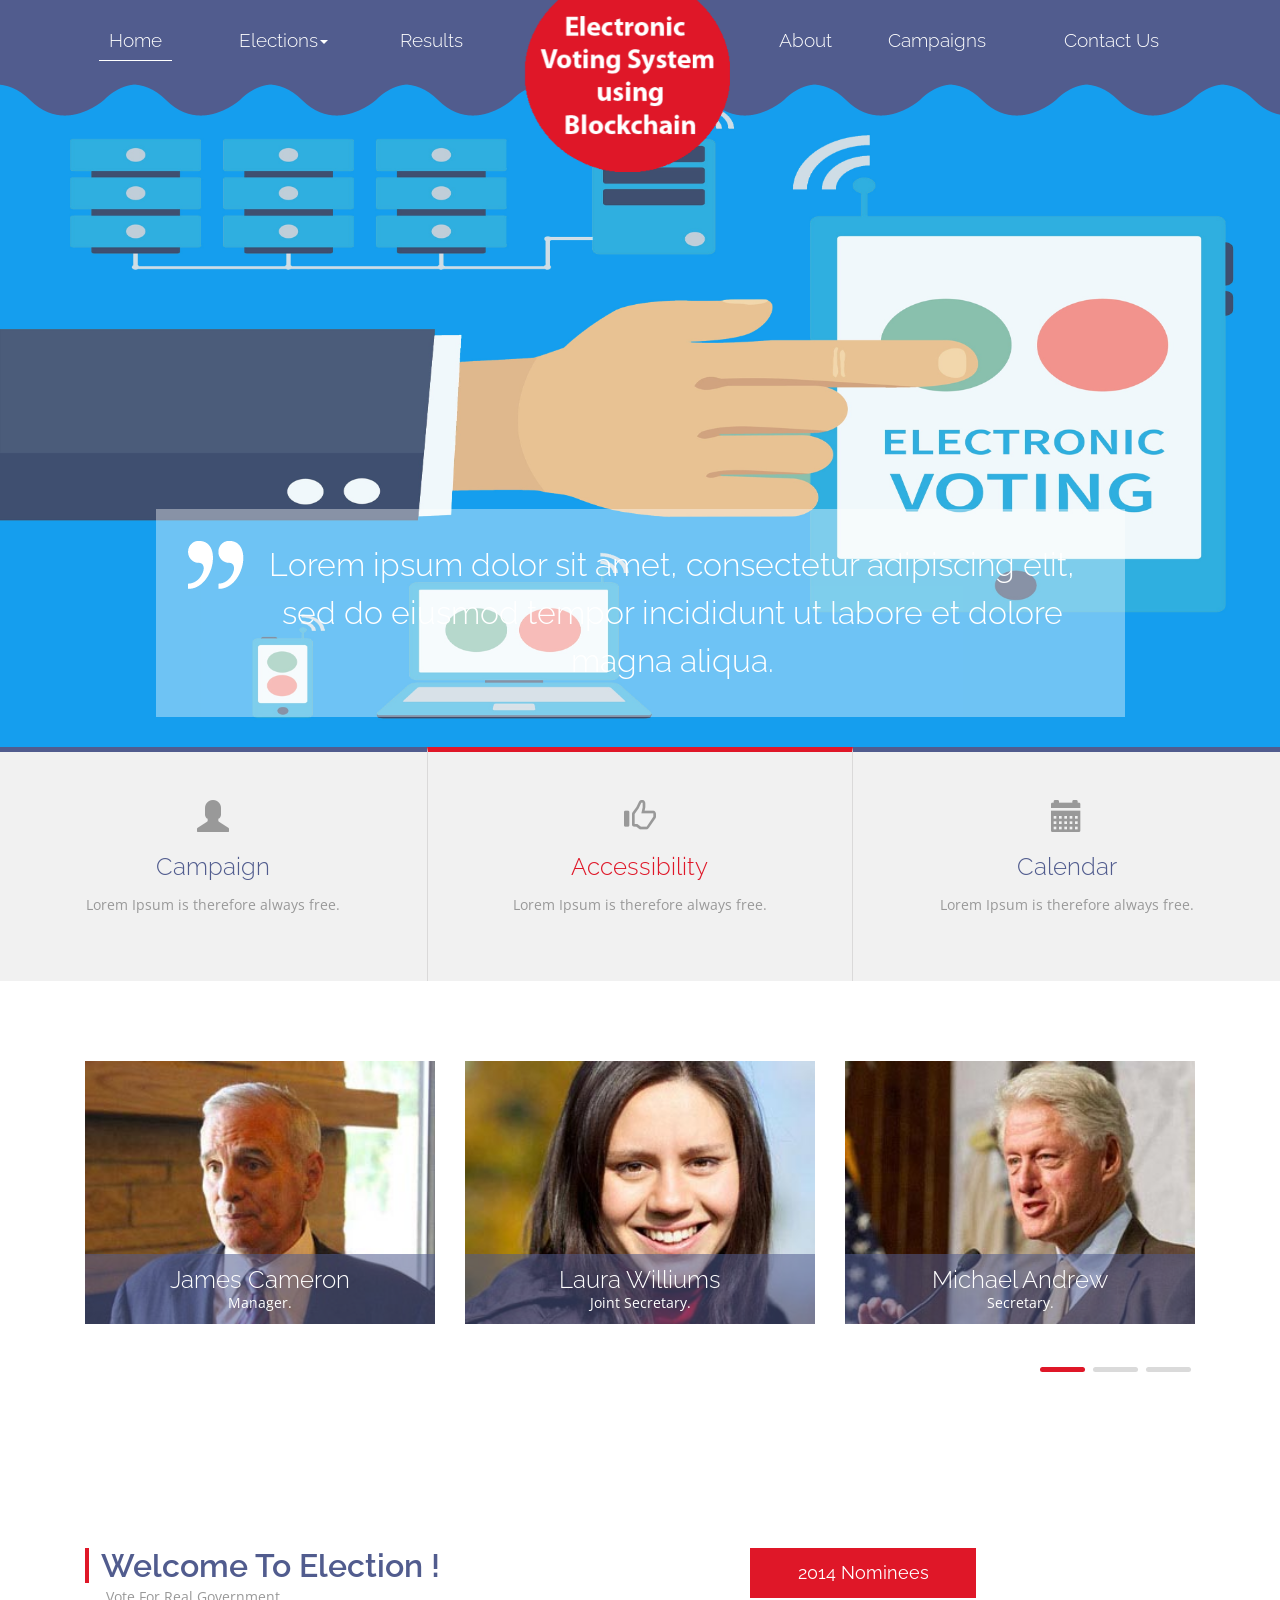
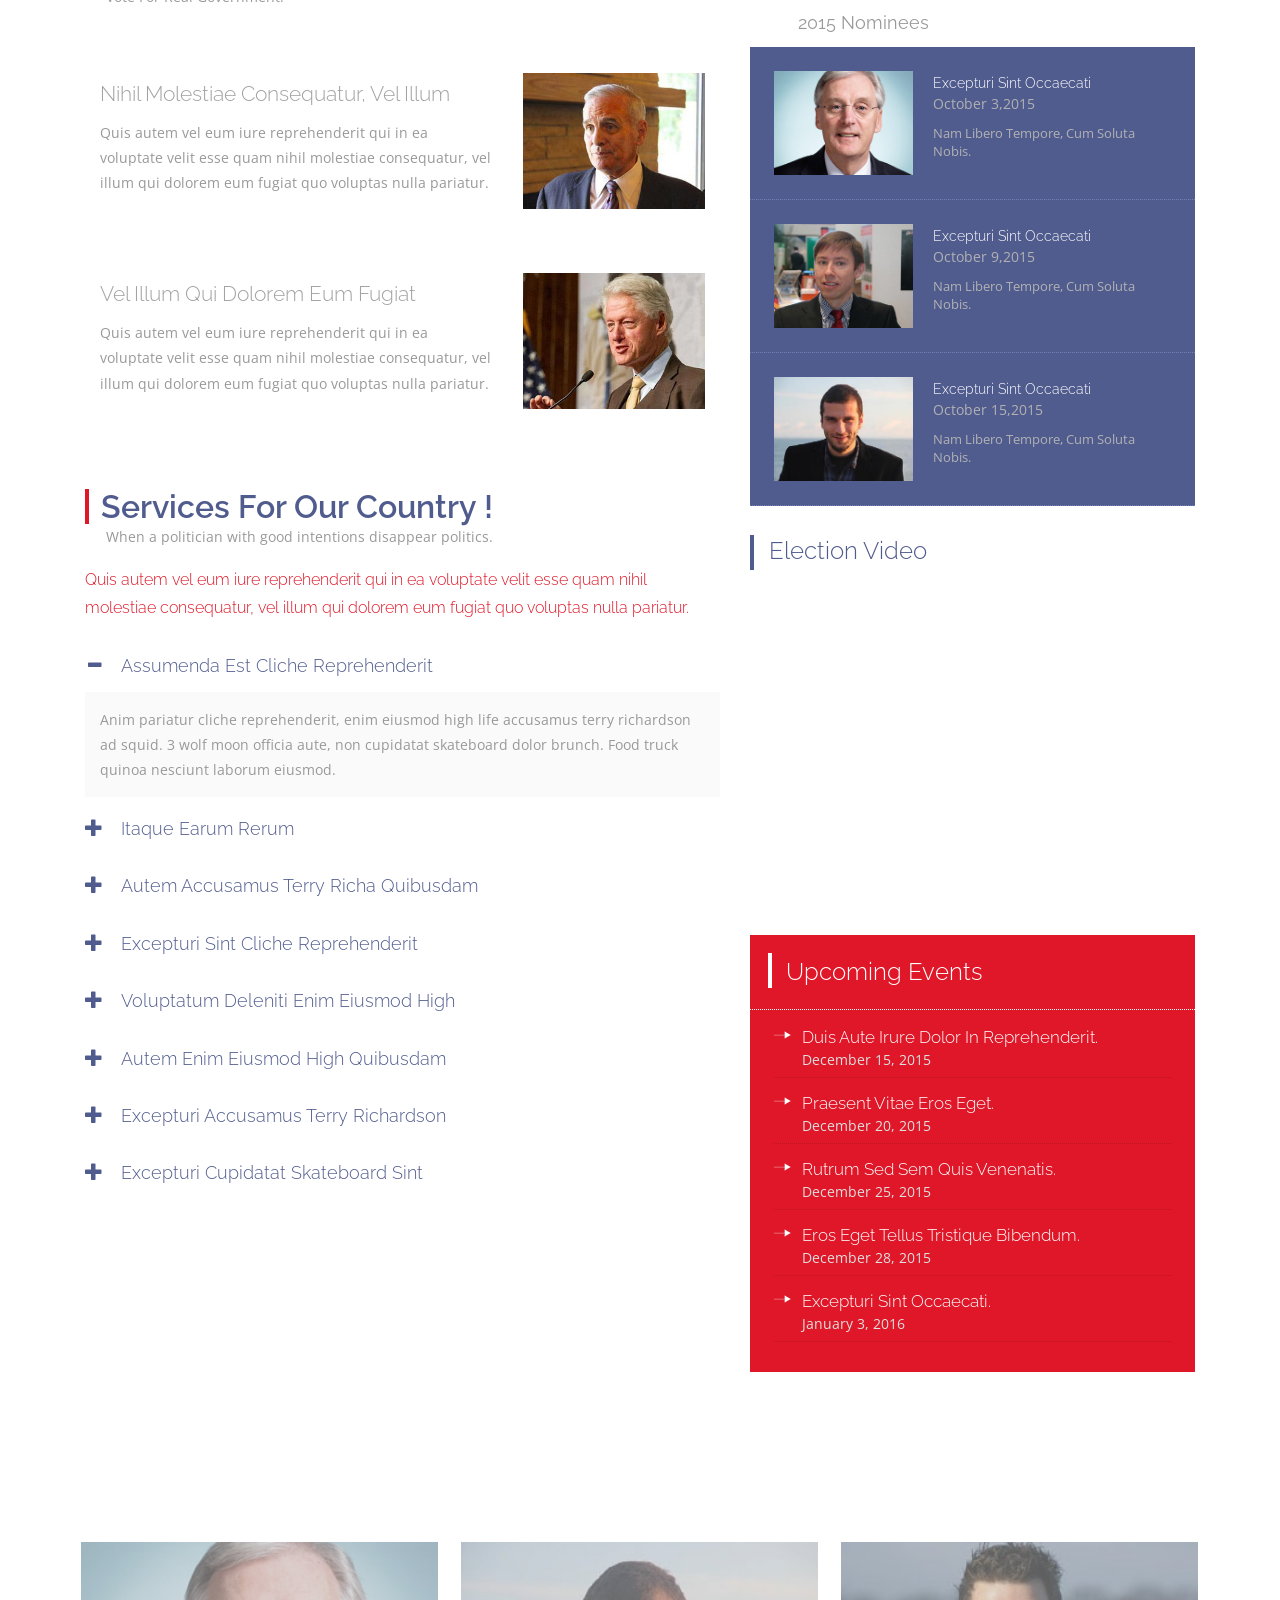
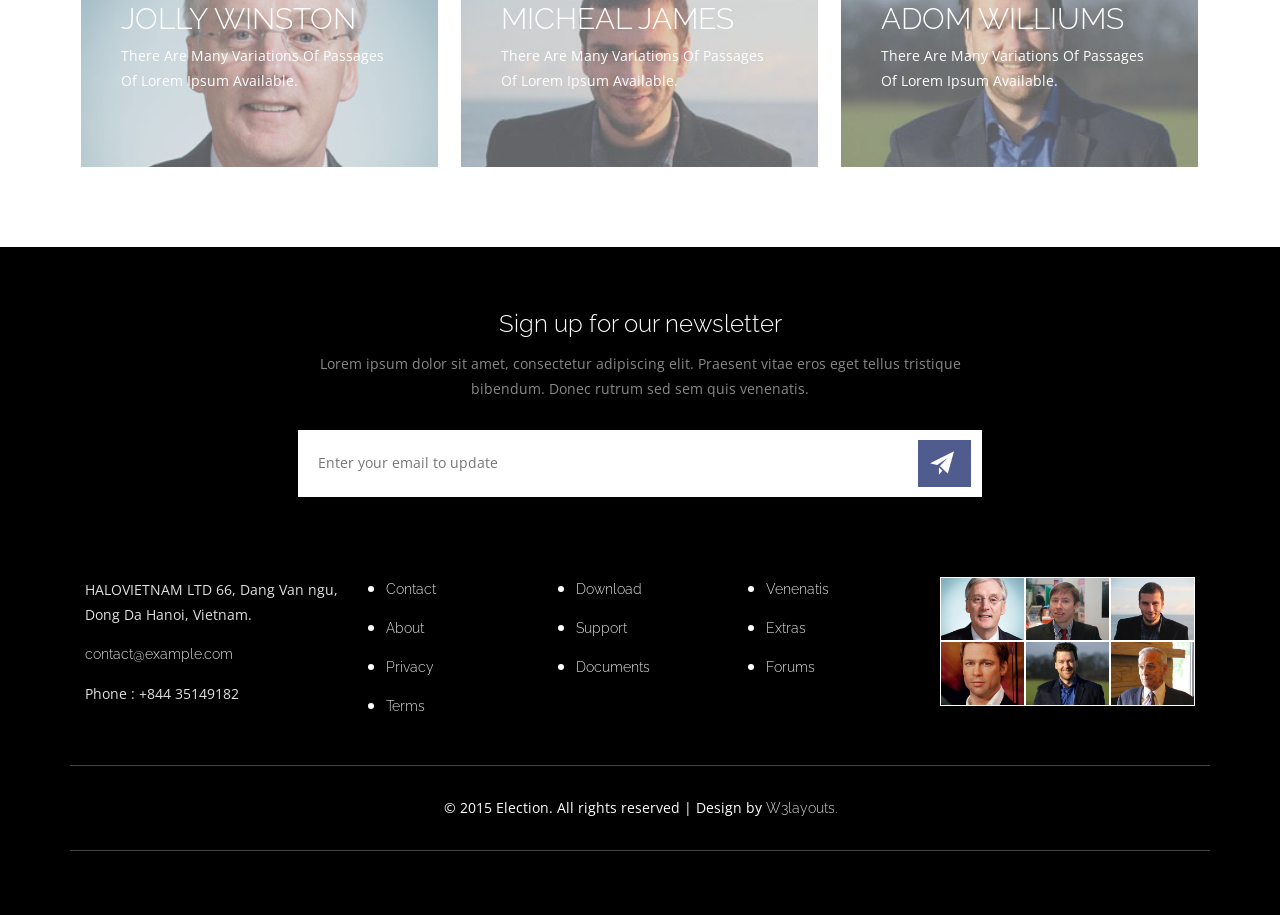
<file: Voting_System using_blockchain/1/index.html>
<!--A Design by W3layouts
Author: W3layout
Author URL: http://w3layouts.com
License: Creative Commons Attribution 3.0 Unported
License URL: http://creativecommons.org/licenses/by/3.0/
-->
<!DOCTYPE HTML>
<html>
<head>
<title>Election a Society and People Category Flat Bootstrap Responsive Website Template | Home :: w3layouts</title>
<!-- for-mobile-apps -->
<meta name="viewport" content="width=device-width, initial-scale=1">
<meta http-equiv="Content-Type" content="text/html; charset=utf-8" />
<meta name="keywords" content="Election Responsive web template, Bootstrap Web Templates, Flat Web Templates, Android Compatible web template, 
Smartphone Compatible web template, free webdesigns for Nokia, Samsung, LG, SonyEricsson, Motorola web design" />
<script type="application/x-javascript"> addEventListener("load", function() { setTimeout(hideURLbar, 0); }, false);
function hideURLbar(){ window.scrollTo(0,1); } </script>
<!-- //for-mobile-apps -->
<link href="css/bootstrap.css" rel='stylesheet' type='text/css' />
<link href='//fonts.googleapis.com/css?family=Raleway:400,100,200,300,500,600,700,800,900' rel='stylesheet' type='text/css'>
<link href='//fonts.googleapis.com/css?family=Open+Sans:400,300,300italic,400italic,600,600italic,700,700italic,800,800italic' rel='stylesheet' type='text/css'>
<link rel="stylesheet" type="text/css" href="css/style.css">
<link rel="stylesheet" href="css/flexslider.css" type="text/css" media="screen" />
<!---strat-slider---->
<script type="text/javascript" src="js/jquery-1.11.1.min.js"></script>
<!---//-slider---->
</head>
<body>
<!-- header -->
	<div class="header_bg">
		<div class="container">
			<!-----start-header----->
			<div class="header">
				<div class="logo">
					<a href="index.html"><img src="images/logo1.png" alt=" " /></a>
				</div>
				<nav class="navbar navbar-default">
					<!-- Brand and toggle get grouped for better mobile display -->
					<div class="navbar-header">
					  <button type="button" class="navbar-toggle collapsed" data-toggle="collapse" data-target="#bs-example-navbar-collapse-1">
						<span class="sr-only">Toggle navigation</span>
						<span class="icon-bar"></span>
						<span class="icon-bar"></span>
						<span class="icon-bar"></span>
					  </button>
					</div>

					<!-- Collect the nav links, forms, and other content for toggling -->
					<div class="collapse navbar-collapse nav-wil" id="bs-example-navbar-collapse-1">
						<ul class="nav navbar-nav">
							<li class="act"><a href="index.html">Home</a></li>
							<li class="dropdown">
								<a href="#" class="dropdown-toggle" data-toggle="dropdown">Elections<b class="caret"></b></a>
								<ul class="dropdown-menu multi-column columns-3">
									<div class="row">
										<div class="party">
											<ul class="multi-column-dropdown">
												<li><a href="about.html">Current Elections</a></li>
												<li class="divider"></li>
												<li><a href="about.html">Past Elections</a></li>
												<li class="divider"></li>
												<li><a href="about.html">Future Elections</a></li>
											</ul>
										</div>
									</div>
								</ul>
							</li>
							<li><a href="results.html">Results</a></li>
							<li><a href="about.html">About</a></li>
							<li><a href="codes.html">Campaigns</a></li>
							<li><a href="contact.html">Contact Us</a></li>
						</ul>
					</div><!-- /.navbar-collapse -->	
					
				</nav>
			</div>
		</div>
	</div>
	<div class="header_bottom">
	</div>
<!-- //end-header -->
<!-- banner -->
	<div class="banner">
		<div class="container">
				<section class="slider">
					<div class="flexslider">
						<ul class="slides">
							<li>
								<div class="banner-info">
									<div class="dummy_text">
										<h1>Lorem ipsum dolor sit amet, consectetur adipiscing elit, 
											sed do eiusmod tempor incididunt ut labore et dolore magna 
											aliqua.</h1>
										</h1>
									</div>
								</div>
							</li>
							<li>
								<div class="banner-info">
									<div class="dummy_text">
										<h1>Lorem ipsum dolor sit amet, consectetur adipiscing elit, 
											sed do eiusmod tempor incididunt ut labore et dolore magna 
											aliqua.
										</h1>
									</div>
								</div>
							</li>
							<li>
								<div class="banner-info">
									<div class="dummy_text">
										<h1>Lorem ipsum dolor sit amet, consectetur adipiscing elit, 
											sed do eiusmod tempor incididunt ut labore et dolore magna 
											aliqua.
										</h1>
									</div>
								</div>
							</li>
						</ul>
					</div>
				</section>
			</div>
			<!-- FlexSlider -->
				<script defer src="js/jquery.flexslider.js"></script>
				<script type="text/javascript">
										$(window).load(function(){
										  $('.flexslider').flexslider({
											animation: "slide",
											start: function(slider){
											  $('body').removeClass('loading');
											}
										  });
										});
									  </script>
			<!-- //FlexSlider -->
	</div>
<!-- //banner -->
<!-- banner-bottom1 -->
	<div class="banner-bottom1">
		<div class="banner-bottom1-grids">
			<div class="col-md-4 banner-bottom1-left banner-bottom1-left1">
				<div class="banner-bottom1-lft">
					<span class="glyphicon glyphicon-user" aria-hidden="true"></span>
					<h3>Campaign</h3>
					<p>Lorem Ipsum is therefore always free.</p>
				</div>
			</div>
			<div class="col-md-4 banner-bottom1-left">
				<div class="banner-bottom1-lft">
					<span class="glyphicon glyphicon-thumbs-up" aria-hidden="true"></span>
					<h3>Accessibility</h3>
					<p>Lorem Ipsum is therefore always free.</p>
				</div>
			</div>
			<div class="col-md-4 banner-bottom1-left banner-bottom1-left2">
				<div class="banner-bottom1-lft">
					<span class="glyphicon glyphicon-calendar" aria-hidden="true"></span>
					<h3>Calendar</h3>
					<p>Lorem Ipsum is therefore always free.</p>
				</div>
			</div>
			<div class="clearfix"> </div>
		</div>
	</div>
<!-- //banner-bottom1 -->
<!-- banner-bottom -->
	<div class="banner-bottom">
		<div class="container">
			<div class="wmuSlider example1">
				<div class="wmuSliderWrapper">
					<article style="position: absolute; width: 100%; opacity: 0;"> 
						<div class="banner-wrap">
							<div class="about-grids">
								<div class="col-md-4 about-grid">
									<div class="about-grid1">
										<figure class="thumb">
											<img src="images/p1.jpg" alt=" " class="img-responsive" />
											<figcaption class="caption">
												<h3><a href="#">James Cameron</a></h3>
												<span>Manager.</span>
												<p> It was popularised in the 1960s with the release of Letraset sheets.</p>
												<ul>
													<li><a href="#" class="f1"></a></li>
													<li><a href="#" class="f2"></a></li>
													<li><a href="#" class="f3"></a></li>
												</ul>
											</figcaption>
										</figure>
									</div>
								</div>
								<div class="col-md-4 about-grid">
									<div class="about-grid1">
										<figure class="thumb">
											<img src="images/p3.jpg" alt=" " class="img-responsive" />
											<figcaption class="caption">
												<h3><a href="#">Laura Williums</a></h3>
												<span>Joint Secretary.</span>
												<p> It was popularised in the 1960s with the release of Letraset sheets.</p>
												<ul>
													<li><a href="#" class="f1"></a></li>
													<li><a href="#" class="f2"></a></li>
													<li><a href="#" class="f3"></a></li>
												</ul>
											</figcaption>
										</figure>
									</div>
								</div>
								<div class="col-md-4 about-grid">
									<div class="about-grid1">
										<figure class="thumb">
											<img src="images/p2.jpg" alt=" " class="img-responsive" />
											<figcaption class="caption">
												<h3><a href="#">Michael Andrew</a></h3>
												<span>Secretary.</span>
												<p> It was popularised in the 1960s with the release of Letraset sheets.</p>
												<ul>
													<li><a href="#" class="f1"></a></li>
													<li><a href="#" class="f2"></a></li>
													<li><a href="#" class="f3"></a></li>
												</ul>
											</figcaption>
										</figure>
									</div>
								</div>
								<div class="clearfix"> </div>
							</div>
						</div>
					</article>
					<article style="position: absolute; width: 100%; opacity: 0;"> 
						<div class="banner-wrap">
							<div class="about-grids">
								<div class="col-md-4 about-grid">
									<div class="about-grid1">
										<figure class="thumb">
											<img src="images/1.jpg" alt=" " class="img-responsive" />
											<figcaption class="caption">
												<h3><a href="#">James Cameron</a></h3>
												<span>Manager.</span>
												<p> It was popularised in the 1960s with the release of Letraset sheets.</p>
												<ul>
													<li><a href="#" class="f1"></a></li>
													<li><a href="#" class="f2"></a></li>
													<li><a href="#" class="f3"></a></li>
												</ul>
											</figcaption>
										</figure>
									</div>
								</div>
								<div class="col-md-4 about-grid">
									<div class="about-grid1">
										<figure class="thumb">
											<img src="images/3.jpg" alt=" " class="img-responsive" />
											<figcaption class="caption">
												<h3><a href="#">Adom Smith</a></h3>
												<span>Joint Secretary.</span>
												<p> It was popularised in the 1960s with the release of Letraset sheets.</p>
												<ul>
													<li><a href="#" class="f1"></a></li>
													<li><a href="#" class="f2"></a></li>
													<li><a href="#" class="f3"></a></li>
												</ul>
											</figcaption>
										</figure>
									</div>
								</div>
								<div class="col-md-4 about-grid">
									<div class="about-grid1">
										<figure class="thumb">
											<img src="images/4.jpg" alt=" " class="img-responsive" />
											<figcaption class="caption">
												<h3><a href="#">Michael Andrew</a></h3>
												<span>Secretary.</span>
												<p> It was popularised in the 1960s with the release of Letraset sheets.</p>
												<ul>
													<li><a href="#" class="f1"></a></li>
													<li><a href="#" class="f2"></a></li>
													<li><a href="#" class="f3"></a></li>
												</ul>
											</figcaption>
										</figure>
									</div>
								</div>
								<div class="clearfix"> </div>
							</div>
						</div>
					</article>
					<article style="position: absolute; width: 100%; opacity: 0;"> 
						<div class="banner-wrap">
							<div class="about-grids">
								<div class="col-md-4 about-grid">
									<div class="about-grid1">
										<figure class="thumb">
											<img src="images/5.jpg" alt=" " class="img-responsive" />
											<figcaption class="caption">
												<h3><a href="#">James Cameron</a></h3>
												<span>Manager.</span>
												<p> It was popularised in the 1960s with the release of Letraset sheets.</p>
												<ul>
													<li><a href="#" class="f1"></a></li>
													<li><a href="#" class="f2"></a></li>
													<li><a href="#" class="f3"></a></li>
												</ul>
											</figcaption>
										</figure>
									</div>
								</div>
								<div class="col-md-4 about-grid">
									<div class="about-grid1">
										<figure class="thumb">
											<img src="images/p3.jpg" alt=" " class="img-responsive" />
											<figcaption class="caption">
												<h3><a href="#">Laura Williums</a></h3>
												<span>Joint Secretary.</span>
												<p> It was popularised in the 1960s with the release of Letraset sheets.</p>
												<ul>
													<li><a href="#" class="f1"></a></li>
													<li><a href="#" class="f2"></a></li>
													<li><a href="#" class="f3"></a></li>
												</ul>
											</figcaption>
										</figure>
									</div>
								</div>
								<div class="col-md-4 about-grid">
									<div class="about-grid1">
										<figure class="thumb">
											<img src="images/2.jpg" alt=" " class="img-responsive" />
											<figcaption class="caption">
												<h3><a href="#">Michael Andrew</a></h3>
												<span>Secretary.</span>
												<p> It was popularised in the 1960s with the release of Letraset sheets.</p>
												<ul>
													<li><a href="#" class="f1"></a></li>
													<li><a href="#" class="f2"></a></li>
													<li><a href="#" class="f3"></a></li>
												</ul>
											</figcaption>
										</figure>
									</div>
								</div>
								<div class="clearfix"> </div>
							</div>
						</div>
					</article>
				</div>
			</div>
				<script src="js/jquery.wmuSlider.js"></script> 
					<script>
						$('.example1').wmuSlider();         
					</script> 
		</div>
	</div>
<!-- //banner-bottom -->
<!-- body_grids -->
	<div class="wlcome">
		<div class="container">
			<div class="wlcome-grids">
				<div class="col-md-7 wlcome-grid-left">
					<div class="election_grid">
						<h3>Welcome To Election !</h3>
						<p class="nihil">Vote For Real Government.</p>
						<div class="wlcome-grid-left-grid">
							<div class="col-xs-8 wlcome-grid-left-grid">
								<h4>nihil molestiae consequatur, vel illum</h4>
								<p>Quis autem vel eum iure reprehenderit qui in ea voluptate 
									velit esse quam nihil molestiae consequatur, vel illum qui dolorem 
									eum fugiat quo voluptas nulla pariatur.</p>
							</div>
							<div class="col-xs-4 wlcome-grid-left-grid">
								<img src="images/p1.jpg" alt=" " class="img-responsive">
							</div>
							<div class="clearfix"> </div>
						</div>
						<div class="wlcome-grid-left-grid">
							<div class="col-xs-8 wlcome-grid-left-grid">
								<h4>vel illum qui dolorem eum fugiat</h4>
								<p>Quis autem vel eum iure reprehenderit qui in ea voluptate 
									velit esse quam nihil molestiae consequatur, vel illum qui dolorem 
									eum fugiat quo voluptas nulla pariatur.</p>
							</div>
							<div class="col-xs-4 wlcome-grid-left-grid fgh">
								<img src="images/p2.jpg" alt=" " class="img-responsive">
							</div>
							<div class="clearfix"> </div>
						</div>
					</div>
					<div class="services">
						<h2>Services For Our Country !</h2>
						<p class="nihil">When a politician with good intentions disappear politics.</p>
						<h5>Quis autem vel eum iure reprehenderit qui in ea voluptate 
							velit esse quam nihil molestiae consequatur, vel illum qui dolorem 
							eum fugiat quo voluptas nulla pariatur.</h5>
						<div class="banner-bottom-video-grid-left">
							<div class="panel-group" id="accordion" role="tablist" aria-multiselectable="true">
							  <div class="panel panel-default">
								<div class="panel-heading" role="tab" id="headingOne">
								  <h4 class="panel-title">
									<a class="pa_italic" role="button" data-toggle="collapse" data-parent="#accordion" href="#collapseOne" aria-expanded="true" aria-controls="collapseOne">
									  <span class="glyphicon glyphicon-plus" aria-hidden="true"></span><i class="glyphicon glyphicon-minus" aria-hidden="true"></i>assumenda est cliche reprehenderit
									</a>
								  </h4>
								</div>
								<div id="collapseOne" class="panel-collapse collapse in" role="tabpanel" aria-labelledby="headingOne">
								  <div class="panel-body">
									Anim pariatur cliche reprehenderit, enim eiusmod high life accusamus terry richardson ad squid. 3 wolf moon officia aute, non cupidatat skateboard dolor brunch. Food truck quinoa nesciunt laborum eiusmod.
								  </div>
								</div>
							  </div>
							  <div class="panel panel-default">
								<div class="panel-heading" role="tab" id="headingTwo">
								  <h4 class="panel-title">
									<a class="pa_italic collapsed" role="button" data-toggle="collapse" data-parent="#accordion" href="#collapseTwo" aria-expanded="false" aria-controls="collapseTwo">
									  <span class="glyphicon glyphicon-plus" aria-hidden="true"></span><i class="glyphicon glyphicon-minus" aria-hidden="true"></i>Itaque earum rerum
									</a>
								  </h4>
								</div>
								<div id="collapseTwo" class="panel-collapse collapse" role="tabpanel" aria-labelledby="headingTwo">
								   <div class="panel-body">
									Anim pariatur cliche reprehenderit, enim eiusmod high life accusamus terry richardson ad squid. 3 wolf moon officia aute, non cupidatat skateboard dolor brunch. Food truck quinoa nesciunt laborum eiusmod.
								  </div>
								</div>
							  </div>
							  <div class="panel panel-default">
								<div class="panel-heading" role="tab" id="headingThree">
								  <h4 class="panel-title">
									<a class="pa_italic collapsed" role="button" data-toggle="collapse" data-parent="#accordion" href="#collapseThree" aria-expanded="false" aria-controls="collapseThree">
									  <span class="glyphicon glyphicon-plus" aria-hidden="true"></span><i class="glyphicon glyphicon-minus" aria-hidden="true"></i>autem accusamus terry richa quibusdam
									</a>
								  </h4>
								</div>
								<div id="collapseThree" class="panel-collapse collapse" role="tabpanel" aria-labelledby="headingThree">
								   <div class="panel-body">
									Anim pariatur cliche reprehenderit, enim eiusmod high life accusamus terry richardson ad squid. 3 wolf moon officia aute, non cupidatat skateboard dolor brunch. Food truck quinoa nesciunt laborum eiusmod.
								  </div>
								</div>
							  </div>
							  <div class="panel panel-default">
								<div class="panel-heading" role="tab" id="headingFour">
								  <h4 class="panel-title">
									<a class="pa_italic collapsed" role="button" data-toggle="collapse" data-parent="#accordion" href="#collapseFour" aria-expanded="false" aria-controls="collapseFour">
									  <span class="glyphicon glyphicon-plus" aria-hidden="true"></span><i class="glyphicon glyphicon-minus" aria-hidden="true"></i>excepturi sint cliche reprehenderit
									</a>
								  </h4>
								</div>
								<div id="collapseFour" class="panel-collapse collapse" role="tabpanel" aria-labelledby="headingFour">
								   <div class="panel-body">
									Anim pariatur cliche reprehenderit, enim eiusmod high life accusamus terry richardson ad squid. 3 wolf moon officia aute, non cupidatat skateboard dolor brunch. Food truck quinoa nesciunt laborum eiusmod.
								  </div>
								</div>
							  </div>
							   <div class="panel panel-default">
								<div class="panel-heading" role="tab" id="headingFive">
								  <h4 class="panel-title">
									<a class="pa_italic collapsed" role="button" data-toggle="collapse" data-parent="#accordion" href="#collapseFive" aria-expanded="false" aria-controls="collapseFive">
									  <span class="glyphicon glyphicon-plus" aria-hidden="true"></span><i class="glyphicon glyphicon-minus" aria-hidden="true"></i>voluptatum deleniti enim eiusmod high
									</a>
								  </h4>
								</div>
								<div id="collapseFive" class="panel-collapse collapse" role="tabpanel" aria-labelledby="headingFive">
								   <div class="panel-body">
									Anim pariatur cliche reprehenderit, enim eiusmod high life accusamus terry richardson ad squid. 3 wolf moon officia aute, non cupidatat skateboard dolor brunch. Food truck quinoa nesciunt laborum eiusmod.
								  </div>
								</div>
							  </div>
							   <div class="panel panel-default">
								<div class="panel-heading" role="tab" id="headingSix">
								  <h4 class="panel-title">
									<a class="pa_italic collapsed" role="button" data-toggle="collapse" data-parent="#accordion" href="#collapseSix" aria-expanded="false" aria-controls="collapseSix">
									  <span class="glyphicon glyphicon-plus" aria-hidden="true"></span><i class="glyphicon glyphicon-minus" aria-hidden="true"></i>autem enim eiusmod high quibusdam
									</a>
								  </h4>
								</div>
								<div id="collapseSix" class="panel-collapse collapse" role="tabpanel" aria-labelledby="headingSix">
								   <div class="panel-body">
									Anim pariatur cliche reprehenderit, enim eiusmod high life accusamus terry richardson ad squid. 3 wolf moon officia aute, non cupidatat skateboard dolor brunch. Food truck quinoa nesciunt laborum eiusmod.
								  </div>
								</div>
							  </div>
							  <div class="panel panel-default">
								<div class="panel-heading" role="tab" id="headingSeven">
								  <h4 class="panel-title">
									<a class="pa_italic collapsed" role="button" data-toggle="collapse" data-parent="#accordion" href="#collapseSeven" aria-expanded="false" aria-controls="collapseSeven">
									  <span class="glyphicon glyphicon-plus" aria-hidden="true"></span><i class="glyphicon glyphicon-minus" aria-hidden="true"></i>excepturi accusamus terry richardson
									</a>
								  </h4>
								</div>
								<div id="collapseSeven" class="panel-collapse collapse" role="tabpanel" aria-labelledby="headingSeven">
								   <div class="panel-body">
									Anim pariatur cliche reprehenderit, enim eiusmod high life accusamus terry richardson ad squid. 3 wolf moon officia aute, non cupidatat skateboard dolor brunch. Food truck quinoa nesciunt laborum eiusmod.
								  </div>
								</div>
							  </div>
							  <div class="panel panel-default">
								<div class="panel-heading" role="tab" id="headingEight">
								  <h4 class="panel-title">
									<a class="pa_italic collapsed" role="button" data-toggle="collapse" data-parent="#accordion" href="#collapseEight" aria-expanded="false" aria-controls="collapseEight">
									  <span class="glyphicon glyphicon-plus" aria-hidden="true"></span><i class="glyphicon glyphicon-minus" aria-hidden="true"></i>excepturi cupidatat skateboard sint
									</a>
								  </h4>
								</div>
								<div id="collapseEight" class="panel-collapse collapse" role="tabpanel" aria-labelledby="headingEight">
								   <div class="panel-body">
									Anim pariatur cliche reprehenderit, enim eiusmod high life accusamus terry richardson ad squid. 3 wolf moon officia aute, non cupidatat skateboard dolor brunch. Food truck quinoa nesciunt laborum eiusmod.
								  </div>
								</div>
							  </div>
							</div>
						</div>
					</div>
				</div>
				<div class="col-md-5 wlcome-grid-right">
					<div class="sap_tabs">	
						<div id="horizontalTab" style="display: block; width: 100%; margin: 0px;">
							  <ul class="resp-tabs-list">
								  <li class="resp-tab-item grid1 resp-tab-active" aria-controls="tab_item-0" role="tab"><span>2014 Nominees</span></li>
								  <li class="resp-tab-item grid2" aria-controls="tab_item-1" role="tab"><span>2015 Nominees</span></li>
								  <div class="clear"></div>
							  </ul>				  	 
								<div class="resp-tabs-container">
									<div class="tab-1 resp-tab-content" aria-labelledby="tab_item-0">
										<div class="facts">
										  <div class="tab_list">
											<img src="images/1.jpg" alt=" " class="img-responsive">
										  </div>
										  <div class="tab_list1">
											<a href="#">excepturi sint occaecati</a>
											<p>October 3,2015 <span>Nam libero tempore, cum soluta nobis.</span></p>
										  </div>
										  <div class="clearfix"> </div>
										</div>
										<div class="facts">
										   <div class="tab_list">
												<img src="images/2.jpg" alt=" " class="img-responsive">
										  </div>
										  <div class="tab_list1">
											<a href="#">excepturi sint occaecati</a>
											<p>October 9,2015<span>Nam libero tempore, cum soluta nobis.</span></p>
										  </div>
										  <div class="clearfix"> </div>
										</div>
										<div class="facts">
										   <div class="tab_list">
												<img src="images/3.jpg" alt=" " class="img-responsive">
										  </div>
										  <div class="tab_list1">
											<a href="#">excepturi sint occaecati</a>
											<p>October 15,2015<span>Nam libero tempore, cum soluta nobis.</span></p>
										  </div>
										  <div class="clearfix"> </div>
										</div>
									</div>
									<div class="tab-1 resp-tab-content" aria-labelledby="tab_item-1">
										<div class="facts">
										  <div class="tab_list">
												<img src="images/4.jpg" alt=" " class="img-responsive">
										  </div>
										  <div class="tab_list1">
											<a href="#">excepturi sint occaecati</a>
											<p>October 23,2015<span>Nam libero tempore, cum soluta nobis.</span></p>
										  </div>
										  <div class="clearfix"> </div>
										</div>
										<div class="facts">
										   <div class="tab_list">
												<img src="images/1.jpg" alt=" " class="img-responsive">
										  </div>
										  <div class="tab_list1">
											<a href="#">excepturi sint occaecati</a>
											<p>October 28,2015<span>Nam libero tempore, cum soluta nobis.</span></p>
										  </div>
										  <div class="clearfix"> </div>
										</div>
										<div class="facts">
										   <div class="tab_list">
												<img src="images/2.jpg" alt=" " class="img-responsive">
										  </div>
										  <div class="tab_list1">
											<a href="#">excepturi sint occaecati</a>
											<p>October 31,2015<span>Nam libero tempore, cum soluta nobis.</span></p>
										  </div>
										  <div class="clearfix"> </div>
										</div>
									</div>
								</div>
							 <script src="js/easyResponsiveTabs.js" type="text/javascript"></script>
								<script type="text/javascript">
									$(document).ready(function () {
										$('#horizontalTab').easyResponsiveTabs({
											type: 'default', //Types: default, vertical, accordion           
											width: 'auto', //auto or any width like 600px
											fit: true   // 100% fit in a container
										});
									});
								   </script>
						</div>
					</div>
					<div class="video">
						<h4>Election Video</h4>
						<iframe src="https://player.vimeo.com/video/61220793?color=ffffff&title=0&byline=0&portrait=0" width="500" height="281" frameborder="0" webkitallowfullscreen mozallowfullscreen allowfullscreen></iframe>
					</div>
					<div class="upcoming">
						<h4>Upcoming Events</h4>
						<ul>
							<li><a href="#">Duis aute irure dolor in reprehenderit.</a><span>December 15, 2015</span></li>
							<li><a href="#">Praesent vitae eros eget.</a><span>December 20, 2015</span></li>
							<li><a href="#">rutrum sed sem quis venenatis.</a><span>December 25, 2015</span></li>
							<li><a href="#">eros eget tellus tristique bibendum.</a><span>December 28, 2015</span></li>
							<li><a href="#">excepturi sint occaecati.</a><span>January 3, 2016</span></li>
						</ul>
					</div>
				</div>
				<div class="clearfix"> </div>
			</div>
		</div>
	</div>
<!-- //body_grids -->
<!-- footer-top -->
	<div class="footer-top">
		<div class="container">
			<div class="footer-grids">
				<figure class="effect-winston">
					<img src="images/1.jpg" alt="" class="img-responsive one" />
					<figcaption> 
						<h2>Jolly <span>Winston</span></h2>
						<p>There are many variations of passages of Lorem Ipsum available.</p>
						<ul class="social_icons">
							<li><a href="#" class="f1"></a></li>
							<li><a href="#" class="f2"></a></li>
							<li><a href="#" class="f3"></a></li>
						</ul>
					</figcaption>			
				</figure>
				<figure class="effect-winston">
					<img src="images/3.jpg" alt="" class="img-responsive one" />
					<figcaption>
						<h2>Micheal <span>James</span></h2>
						<p>There are many variations of passages of Lorem Ipsum available.</p>
						<ul class="social_icons">
							<li><a href="#" class="f1"></a></li>
							<li><a href="#" class="f2"></a></li>
							<li><a href="#" class="f3"></a></li>
						</ul>
					</figcaption>			
				</figure>
				<figure class="effect-winston">
					<img src="images/5.jpg" alt="" class="img-responsive one" />
					<figcaption>
						<h2>Adom <span>Williums</span></h2>
						<p>There are many variations of passages of Lorem Ipsum available.</p>
						<ul class="social_icons">
							<li><a href="#" class="f1"></a></li>
							<li><a href="#" class="f2"></a></li>
							<li><a href="#" class="f3"></a></li>
						</ul>
					</figcaption>			
				</figure>
			</div>
		</div>
	</div>
<!-- //footer-top -->
<!-- footer -->
	<div class="footer">
		<div class="container">
			<h3>Sign up for our newsletter</h3>
			<p class="para">Lorem ipsum dolor sit amet, consectetur adipiscing elit. Praesent vitae eros eget tellus 
				tristique bibendum. Donec rutrum sed sem quis venenatis.</p>
			<div class="footer-contact">
				<form>
					<input type="text" placeholder="Enter your email to update" required=" ">
					<input type="submit" value="">
				</form>
			</div>
			<div class="footer-grids">
				<div class="col-md-3 footer-grid">
					<p>HALOVIETNAM LTD
						66, Dang Van ngu, Dong Da
						Hanoi, Vietnam.
					<a href="mailto:info@example.com">contact@example.com</a>
					<p>Phone : +844 35149182</p>
				</div>
				<div class="col-md-2 footer-grid">
					<ul>
						<li><a href="contact.html">Contact</a></li>
						<li><a href="about.html">About</a></li>
						<li><a href="#">Privacy</a></li>
						<li><a href="#">Terms</a></li>
					</ul>
				</div>
				<div class="col-md-2 footer-grid">
					<ul>
						<li><a href="#">Download</a></li>
						<li><a href="#">Support</a></li>
						<li><a href="#">Documents</a></li>
					</ul>
				</div>
				<div class="col-md-2 footer-grid">
					<ul>
						<li><a href="#">Venenatis</a></li>
						<li><a href="#">Extras</a></li>
						<li><a href="#">Forums</a></li>
					</ul>
				</div>
				<div class="col-md-3 footer-grid">
					<div class="footer-grid-left">
						<a href="#"><img src="images/1.jpg" alt=" " class="img-responsve" /></a>
					</div>
					<div class="footer-grid-left">
						<a href="#"><img src="images/2.jpg" alt=" " class="img-responsve" /></a>
					</div>
					<div class="footer-grid-left">
						<a href="#"><img src="images/3.jpg" alt=" " class="img-responsve" /></a>
					</div>
					<div class="footer-grid-left">
						<a href="#"><img src="images/4.jpg" alt=" " class="img-responsve" /></a>
					</div>
					<div class="footer-grid-left">
						<a href="#"><img src="images/5.jpg" alt=" " class="img-responsve" /></a>
					</div>
					<div class="footer-grid-left">
						<a href="#"><img src="images/p1.jpg" alt=" " class="img-responsve" /></a>
					</div>
					<div class="clearfix"> </div>
				</div>
				<div class="clearfix"> </div>
			</div>
			<div class="footer-copy">
				<p>&copy 2015 Election. All rights reserved | Design by <a href="http://w3layouts.com">W3layouts.</a></p>
			</div>
		</div>
	</div>
<!-- //footer -->
		<!-- scroll_top_btn -->
		<script type="text/javascript" src="js/move-top.js"></script>
		<script type="text/javascript" src="js/easing.js"></script>
	    <script type="text/javascript">
			$(document).ready(function() {
			
				var defaults = {
		  			containerID: 'toTop', // fading element id
					containerHoverID: 'toTopHover', // fading element hover id
					scrollSpeed: 1200,
					easingType: 'linear' 
		 		};
				
				
				$().UItoTop({ easingType: 'easeOutQuart' });
				
			});
		</script>
		 <a href="#" id="toTop" style="display: block;"><span id="toTopHover" style="opacity: 1;"></span></a>
		<!--end scroll_top_btn -->
<!-- for bootstrap working -->
	 <script type="text/javascript" src="js/bootstrap-3.1.1.min.js"></script>
<!-- //for bootstrap working -->
</body>
</html>
</file>
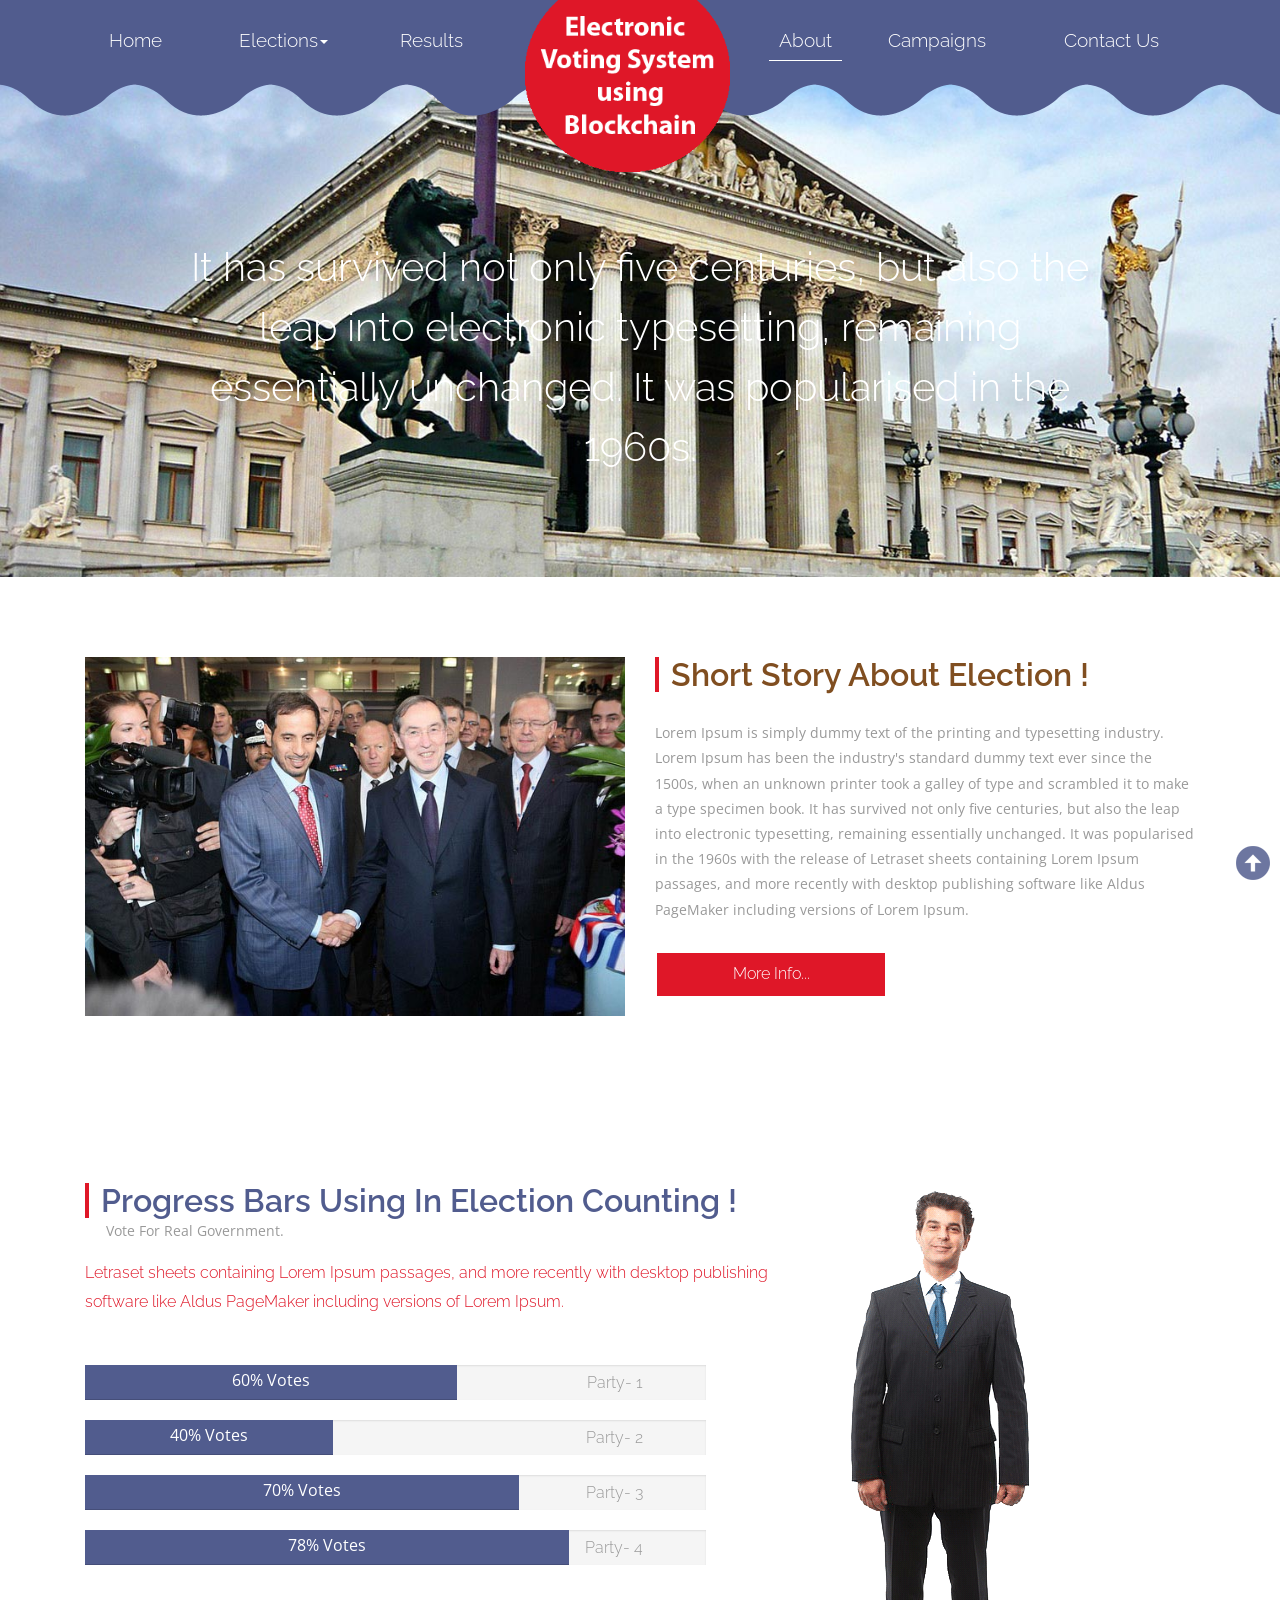
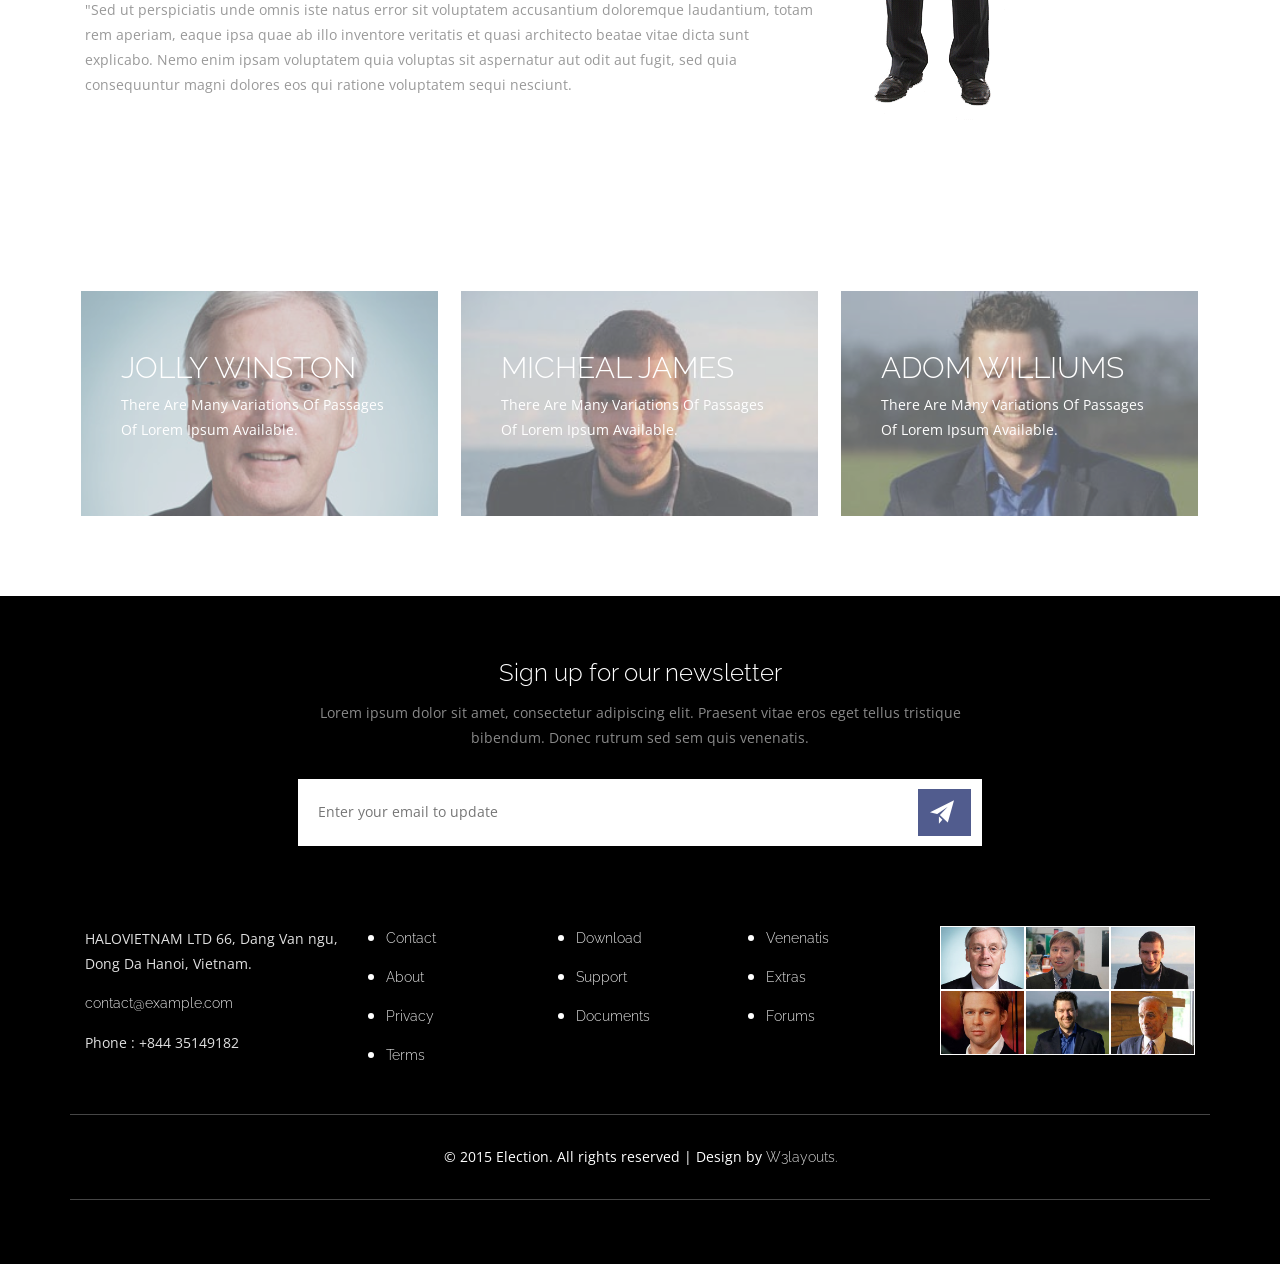
<file: Voting_System using_blockchain/1/about.html>
<!--A Design by W3layouts
Author: W3layout
Author URL: http://w3layouts.com
License: Creative Commons Attribution 3.0 Unported
License URL: http://creativecommons.org/licenses/by/3.0/
-->
<!DOCTYPE HTML>
<html>
<head>
<title>Election a Society and People Category Flat Bootstrap Responsive Website Template | About :: w3layouts</title>
<!-- for-mobile-apps -->
<meta name="viewport" content="width=device-width, initial-scale=1">
<meta http-equiv="Content-Type" content="text/html; charset=utf-8" />
<meta name="keywords" content="Election Responsive web template, Bootstrap Web Templates, Flat Web Templates, Android Compatible web template, 
Smartphone Compatible web template, free webdesigns for Nokia, Samsung, LG, SonyEricsson, Motorola web design" />
<script type="application/x-javascript"> addEventListener("load", function() { setTimeout(hideURLbar, 0); }, false);
function hideURLbar(){ window.scrollTo(0,1); } </script>
<!-- //for-mobile-apps -->
<link href="css/bootstrap.css" rel='stylesheet' type='text/css' />
<link href='//fonts.googleapis.com/css?family=Raleway:400,100,200,300,500,600,700,800,900' rel='stylesheet' type='text/css'>
<link href='//fonts.googleapis.com/css?family=Open+Sans:400,300,300italic,400italic,600,600italic,700,700italic,800,800italic' rel='stylesheet' type='text/css'>
<link rel="stylesheet" type="text/css" href="css/style.css">
<!---strat-slider---->
<script type="text/javascript" src="js/jquery-1.11.1.min.js"></script>
<!---//-slider---->
</head>
<body>
<!-- header -->
	<div class="header_bg">
		<div class="container">
			<!-----start-header----->
			<div class="header">
				<div class="logo">
					<a href="index.html"><img src="images/logo1.png" alt=" " /></a>
				</div>
				<nav class="navbar navbar-default">
					<!-- Brand and toggle get grouped for better mobile display -->
					<div class="navbar-header">
					  <button type="button" class="navbar-toggle collapsed" data-toggle="collapse" data-target="#bs-example-navbar-collapse-1">
						<span class="sr-only">Toggle navigation</span>
						<span class="icon-bar"></span>
						<span class="icon-bar"></span>
						<span class="icon-bar"></span>
					  </button>
					</div>

					<!-- Collect the nav links, forms, and other content for toggling -->
					<div class="collapse navbar-collapse nav-wil" id="bs-example-navbar-collapse-1">
						<ul class="nav navbar-nav">
							<li><a href="index.html">Home</a></li>
							<li class="dropdown">
								<a href="#" class="dropdown-toggle" data-toggle="dropdown">Elections<b class="caret"></b></a>
								<ul class="dropdown-menu multi-column columns-3">
									<div class="row">
										<div class="party">
											<ul class="multi-column-dropdown">
												<li><a href="about.html">Current Elections</a></li>
												<li class="divider"></li>
												<li><a href="about.html">Past Elections</a></li>
												<li class="divider"></li>
												<li><a href="about.html">Future Elections</a></li>
											</ul>
										</div>
									</div>
								</ul>
							</li>
							<li><a href="results.html">Results</a></li>
							<li class="act"><a href="about.html">About</a></li>
							<li><a href="codes.html">Campaigns</a></li>
							<li><a href="contact.html">Contact Us</a></li>
						</ul>
					</div><!-- /.navbar-collapse -->	
					
				</nav>
			</div>
		</div>
	</div>
	<div class="header_bottom">
	</div>
<!-- //end-header -->
<!-- banner1 -->
	<div class="banner1">
		<div class="container">
			<div class="banner1-info">
				<h3>It has survived not only five centuries, but also the leap 
					into electronic typesetting, remaining essentially unchanged. It was 
					popularised in the 1960s.</h3>
			</div>
		</div>
	</div>
<!-- //banner1 -->
<!-- about -->
	<div class="about">
		<div class="container">
			<div class="about-grds">
				<div class="col-md-6 about-grd">
					<div class="about-grd-main">
						<a class="link" href="#"></a>
					  <div class="overlay">
						<div class="arrow-left"></div>
						<div class="rectangle"></div>
					  </div>

					  <div class="description">
						<h4>Project</h4>
						<p>Sintel is a short computer animated film by the Blender 
							Institute, part of the Blender Foundation Letraset sheets containing 
							Lorem Ipsum passages, and more recently with desktop publishing software 
							like Aldus PageMaker including versions of Lorem Ipsum. See more at Sintel.org</p>
					  </div>
						<img src="images/6.jpg" alt=" " class="img-responsive" />
					</div>
				</div>
				<div class="col-md-6 about-grd">
					<h3>Short story about election !</h3>
					<p class="leap">Lorem Ipsum is simply dummy text of the printing and typesetting industry.
						Lorem Ipsum has been the industry's standard dummy text ever since the 1500s, 
						when an unknown printer took a galley of type and scrambled it to make a type 
						specimen book. It has survived not only five centuries, but also the leap 
						into electronic typesetting, remaining essentially unchanged. It was 
						popularised in the 1960s with the release of Letraset sheets containing 
						Lorem Ipsum passages, and more recently with desktop publishing software 
						like Aldus PageMaker including versions of Lorem Ipsum.</p>
					<div class="more">
						<a href="single.html" class="type-1">
							<span> More Info... </span>
							<span> More Info... </span>
						</a>
					</div>
				</div>
				<div class="clearfix"> </div>
			</div>
		</div>
	</div>
	<div class="about-bottom">
		<div class="container">
			<div class="about-bottom-grids">
				<div class="col-md-8 about-bottom-grid-right">
					<h3>Progress Bars Using in election counting !</h3>
					<p class="nihil">Vote For Real Government.</p>
					<h4>Letraset sheets containing 
						Lorem Ipsum passages, and more recently with desktop publishing software 
						like Aldus PageMaker including versions of Lorem Ipsum.</h4>
					<div class="progress-grids">
						<div class="progress progress1">
						  <div class="progress-bar progress-bar1" role="progressbar" aria-valuenow="60" aria-valuemin="0" aria-valuemax="100" style="width: 60%;">
							60% Votes
						  </div>
						  <div class="party1">
							<h5>Party- 1</h5>
						  </div>
						</div>
						<div class="progress progress1">
						  <div class="progress-bar progress-bar1" role="progressbar" aria-valuenow="60" aria-valuemin="0" aria-valuemax="100" style="width: 40%;">
							40% Votes
						  </div>
						  <div class="party1">
							<h5>Party- 2</h5>
						  </div>
						</div>
						<div class="progress progress1">
						  <div class="progress-bar progress-bar1" role="progressbar" aria-valuenow="60" aria-valuemin="0" aria-valuemax="100" style="width: 70%;">
							70% Votes
						  </div>
						  <div class="party1">
							<h5>Party- 3</h5>
						  </div>
						</div>
						<div class="progress progress1">
						  <div class="progress-bar progress-bar1" role="progressbar" aria-valuenow="60" aria-valuemin="0" aria-valuemax="100" style="width: 78%;">
							78% Votes
						  </div>
						  <div class="party1">
							<h5>Party- 4</h5>
						  </div>
						</div>
					</div>
					<p>"Sed ut perspiciatis unde omnis iste natus error sit voluptatem 
						accusantium doloremque laudantium, totam rem aperiam, eaque ipsa quae 
						ab illo inventore veritatis et quasi architecto beatae vitae dicta sunt 
						explicabo. Nemo enim ipsam voluptatem quia voluptas sit aspernatur aut odit 
						aut fugit, sed quia consequuntur magni dolores eos qui ratione voluptatem 
						sequi nesciunt.</p>
				</div>
				<div class="col-md-4 about-bottom-grid-left">
					<img src="images/4.png" alt=" " class="img-responsive" />
				</div>
				<div class="clearfix"> </div>
			</div>
		</div>
	</div>
<!-- //about -->
<!-- footer-top -->
	<div class="footer-top">
		<div class="container">
			<div class="footer-grids">
				<figure class="effect-winston">
					<img src="images/1.jpg" alt="" class="img-responsive one" />
					<figcaption> 
						<h2>Jolly <span>Winston</span></h2>
						<p>There are many variations of passages of Lorem Ipsum available.</p>
						<ul class="social_icons">
							<li><a href="#" class="f1"></a></li>
							<li><a href="#" class="f2"></a></li>
							<li><a href="#" class="f3"></a></li>
						</ul>
					</figcaption>			
				</figure>
				<figure class="effect-winston">
					<img src="images/3.jpg" alt="" class="img-responsive one" />
					<figcaption>
						<h2>Micheal <span>James</span></h2>
						<p>There are many variations of passages of Lorem Ipsum available.</p>
						<ul class="social_icons">
							<li><a href="#" class="f1"></a></li>
							<li><a href="#" class="f2"></a></li>
							<li><a href="#" class="f3"></a></li>
						</ul>
					</figcaption>			
				</figure>
				<figure class="effect-winston">
					<img src="images/5.jpg" alt="" class="img-responsive one" />
					<figcaption>
						<h2>Adom <span>Williums</span></h2>
						<p>There are many variations of passages of Lorem Ipsum available.</p>
						<ul class="social_icons">
							<li><a href="#" class="f1"></a></li>
							<li><a href="#" class="f2"></a></li>
							<li><a href="#" class="f3"></a></li>
						</ul>
					</figcaption>			
				</figure>
			</div>
		</div>
	</div>
<!-- //footer-top -->
<!-- footer -->
	<div class="footer">
		<div class="container">
			<h3>Sign up for our newsletter</h3>
			<p class="para">Lorem ipsum dolor sit amet, consectetur adipiscing elit. Praesent vitae eros eget tellus 
				tristique bibendum. Donec rutrum sed sem quis venenatis.</p>
			<div class="footer-contact">
				<form>
					<input type="text" placeholder="Enter your email to update" required=" ">
					<input type="submit" value="">
				</form>
			</div>
			<div class="footer-grids">
				<div class="col-md-3 footer-grid">
					<p>HALOVIETNAM LTD
						66, Dang Van ngu, Dong Da
						Hanoi, Vietnam.
					<a href="mailto:info@example.com">contact@example.com</a>
					<p>Phone : +844 35149182</p>
				</div>
				<div class="col-md-2 footer-grid">
					<ul>
						<li><a href="contact.html">Contact</a></li>
						<li><a href="about.html">About</a></li>
						<li><a href="#">Privacy</a></li>
						<li><a href="#">Terms</a></li>
					</ul>
				</div>
				<div class="col-md-2 footer-grid">
					<ul>
						<li><a href="#">Download</a></li>
						<li><a href="#">Support</a></li>
						<li><a href="#">Documents</a></li>
					</ul>
				</div>
				<div class="col-md-2 footer-grid">
					<ul>
						<li><a href="#">Venenatis</a></li>
						<li><a href="#">Extras</a></li>
						<li><a href="#">Forums</a></li>
					</ul>
				</div>
				<div class="col-md-3 footer-grid">
					<div class="footer-grid-left">
						<a href="#"><img src="images/1.jpg" alt=" " class="img-responsve" /></a>
					</div>
					<div class="footer-grid-left">
						<a href="#"><img src="images/2.jpg" alt=" " class="img-responsve" /></a>
					</div>
					<div class="footer-grid-left">
						<a href="#"><img src="images/3.jpg" alt=" " class="img-responsve" /></a>
					</div>
					<div class="footer-grid-left">
						<a href="#"><img src="images/4.jpg" alt=" " class="img-responsve" /></a>
					</div>
					<div class="footer-grid-left">
						<a href="#"><img src="images/5.jpg" alt=" " class="img-responsve" /></a>
					</div>
					<div class="footer-grid-left">
						<a href="#"><img src="images/p1.jpg" alt=" " class="img-responsve" /></a>
					</div>
					<div class="clearfix"> </div>
				</div>
				<div class="clearfix"> </div>
			</div>
			<div class="footer-copy">
				<p>&copy 2015 Election. All rights reserved | Design by <a href="http://w3layouts.com">W3layouts.</a></p>
			</div>
		</div>
	</div>
<!-- //footer -->
		<!-- scroll_top_btn -->
		<script type="text/javascript" src="js/move-top.js"></script>
		<script type="text/javascript" src="js/easing.js"></script>
	    <script type="text/javascript">
			$(document).ready(function() {
			
				var defaults = {
		  			containerID: 'toTop', // fading element id
					containerHoverID: 'toTopHover', // fading element hover id
					scrollSpeed: 1200,
					easingType: 'linear' 
		 		};
				
				
				$().UItoTop({ easingType: 'easeOutQuart' });
				
			});
		</script>
		 <a href="#" id="toTop" style="display: block;"><span id="toTopHover" style="opacity: 1;"></span></a>
		<!--end scroll_top_btn -->
<!-- for bootstrap working -->
	 <script type="text/javascript" src="js/bootstrap-3.1.1.min.js"></script>
<!-- //for bootstrap working -->
</body>
</html>
</file>
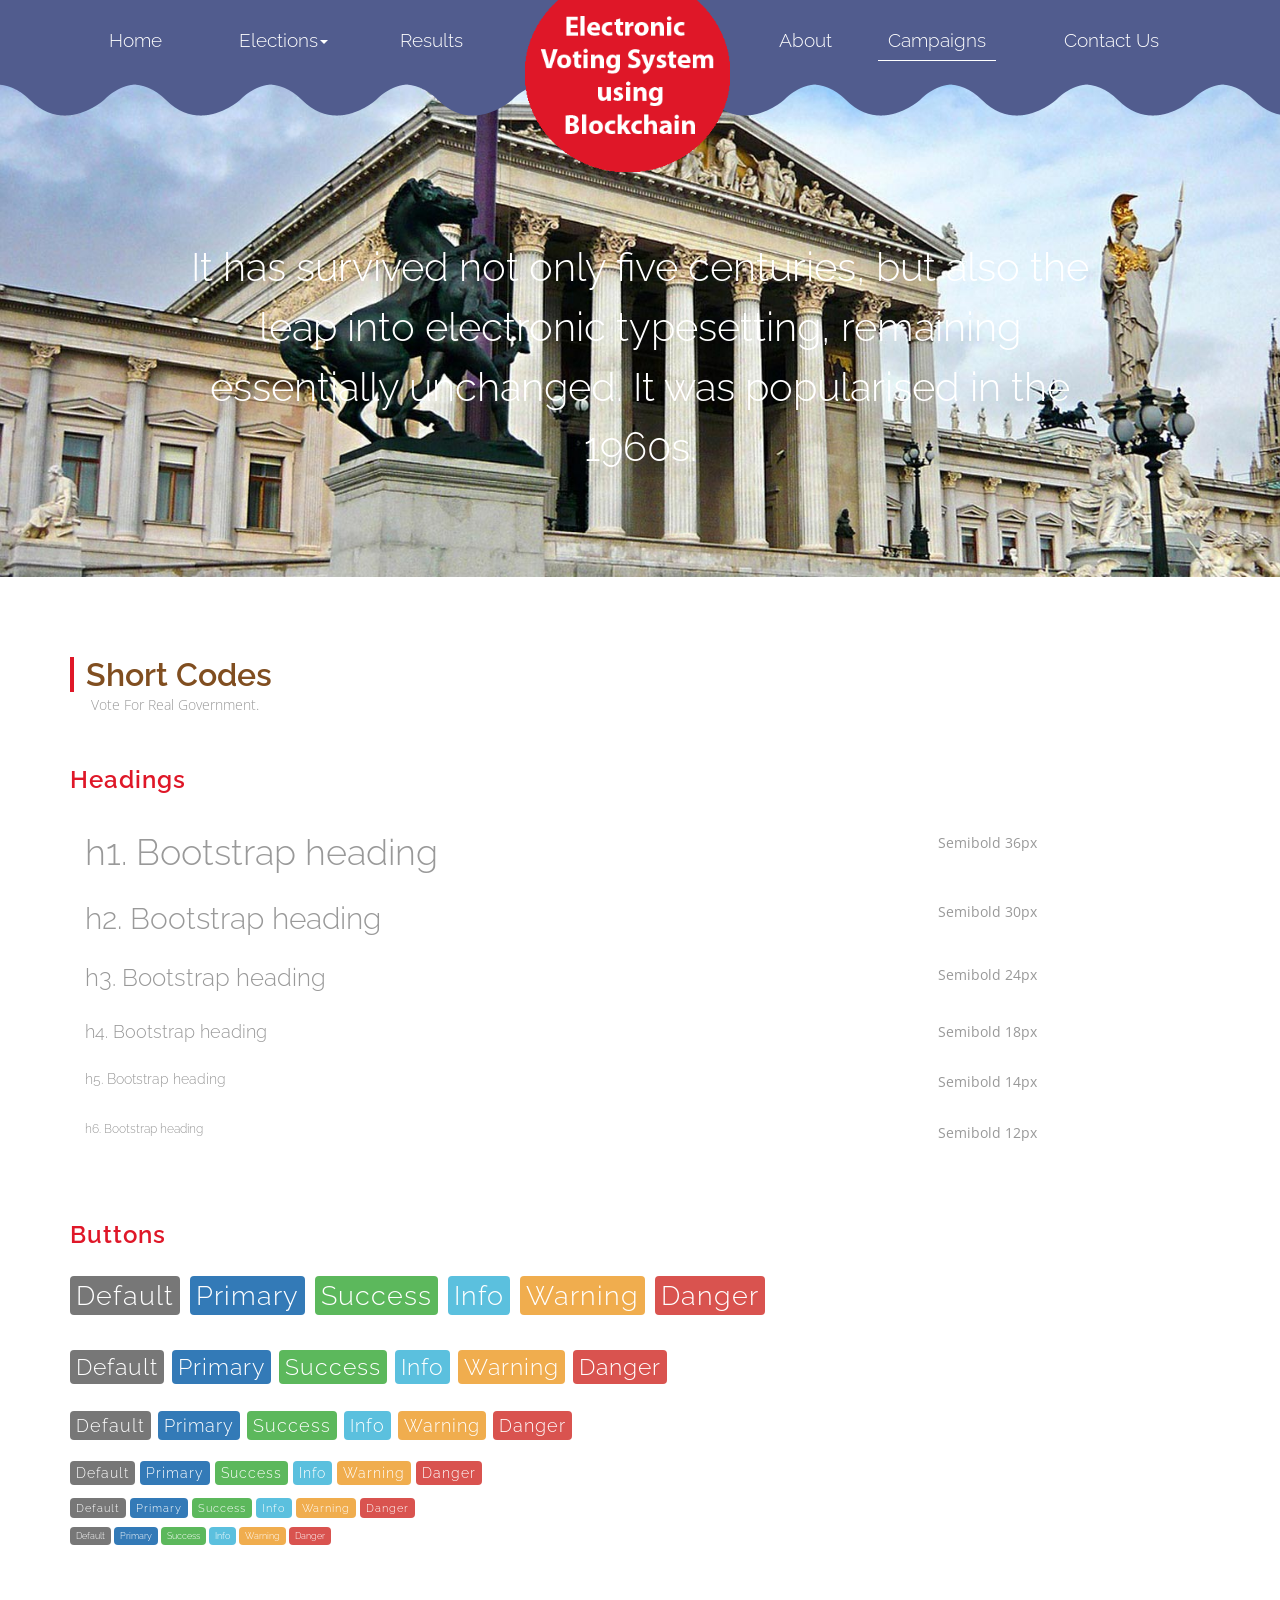
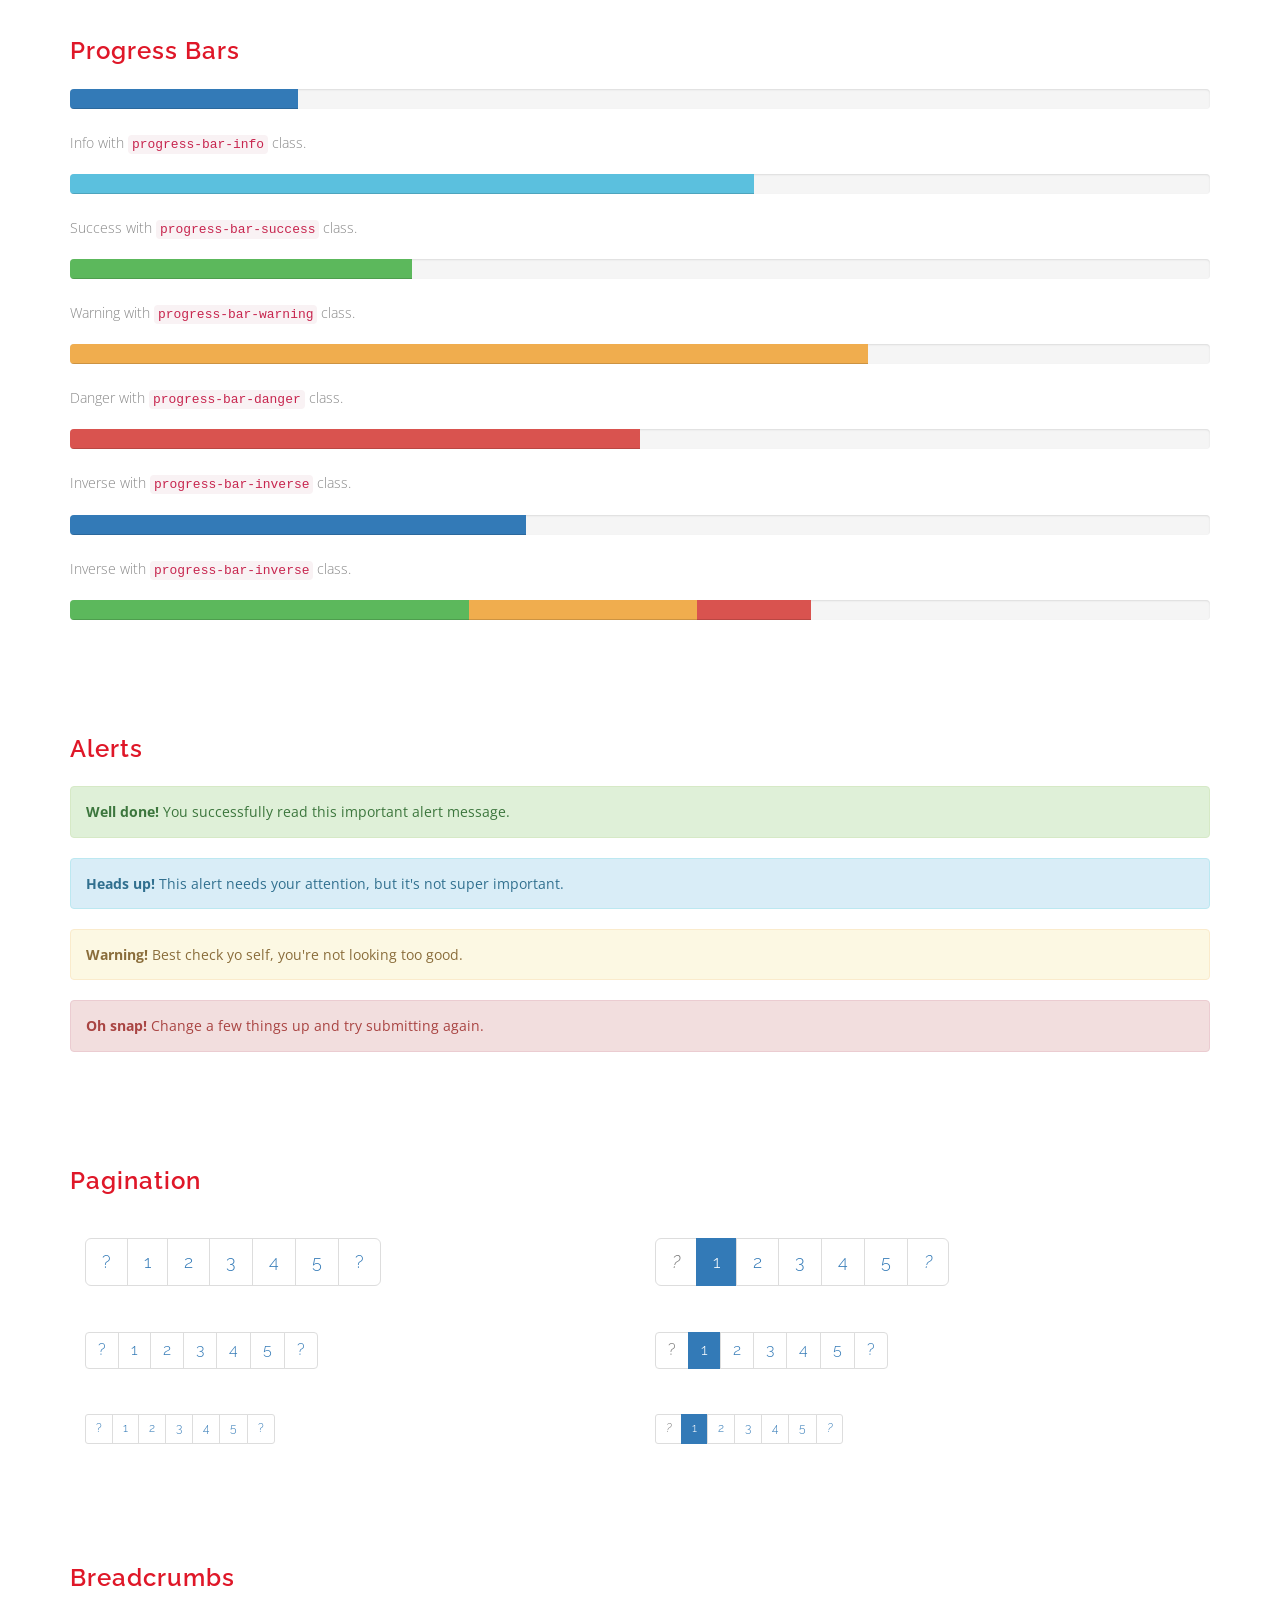
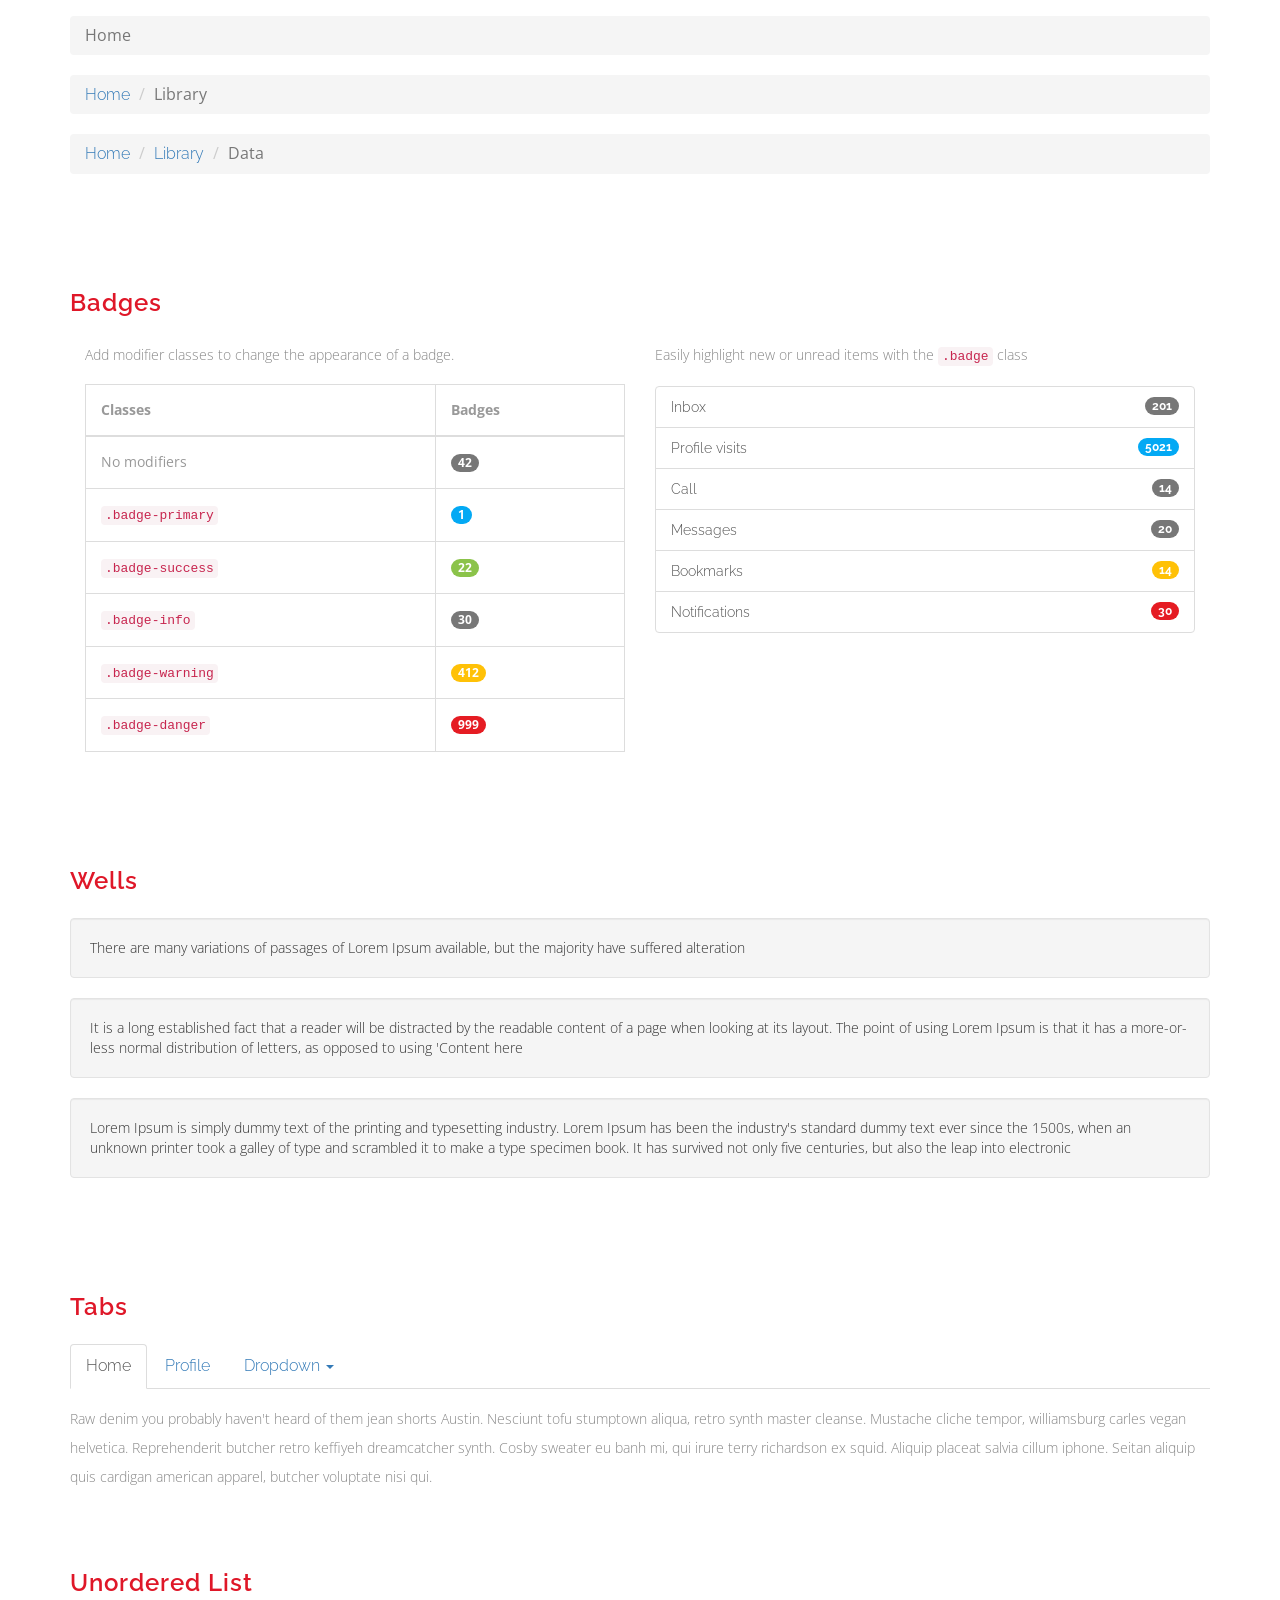
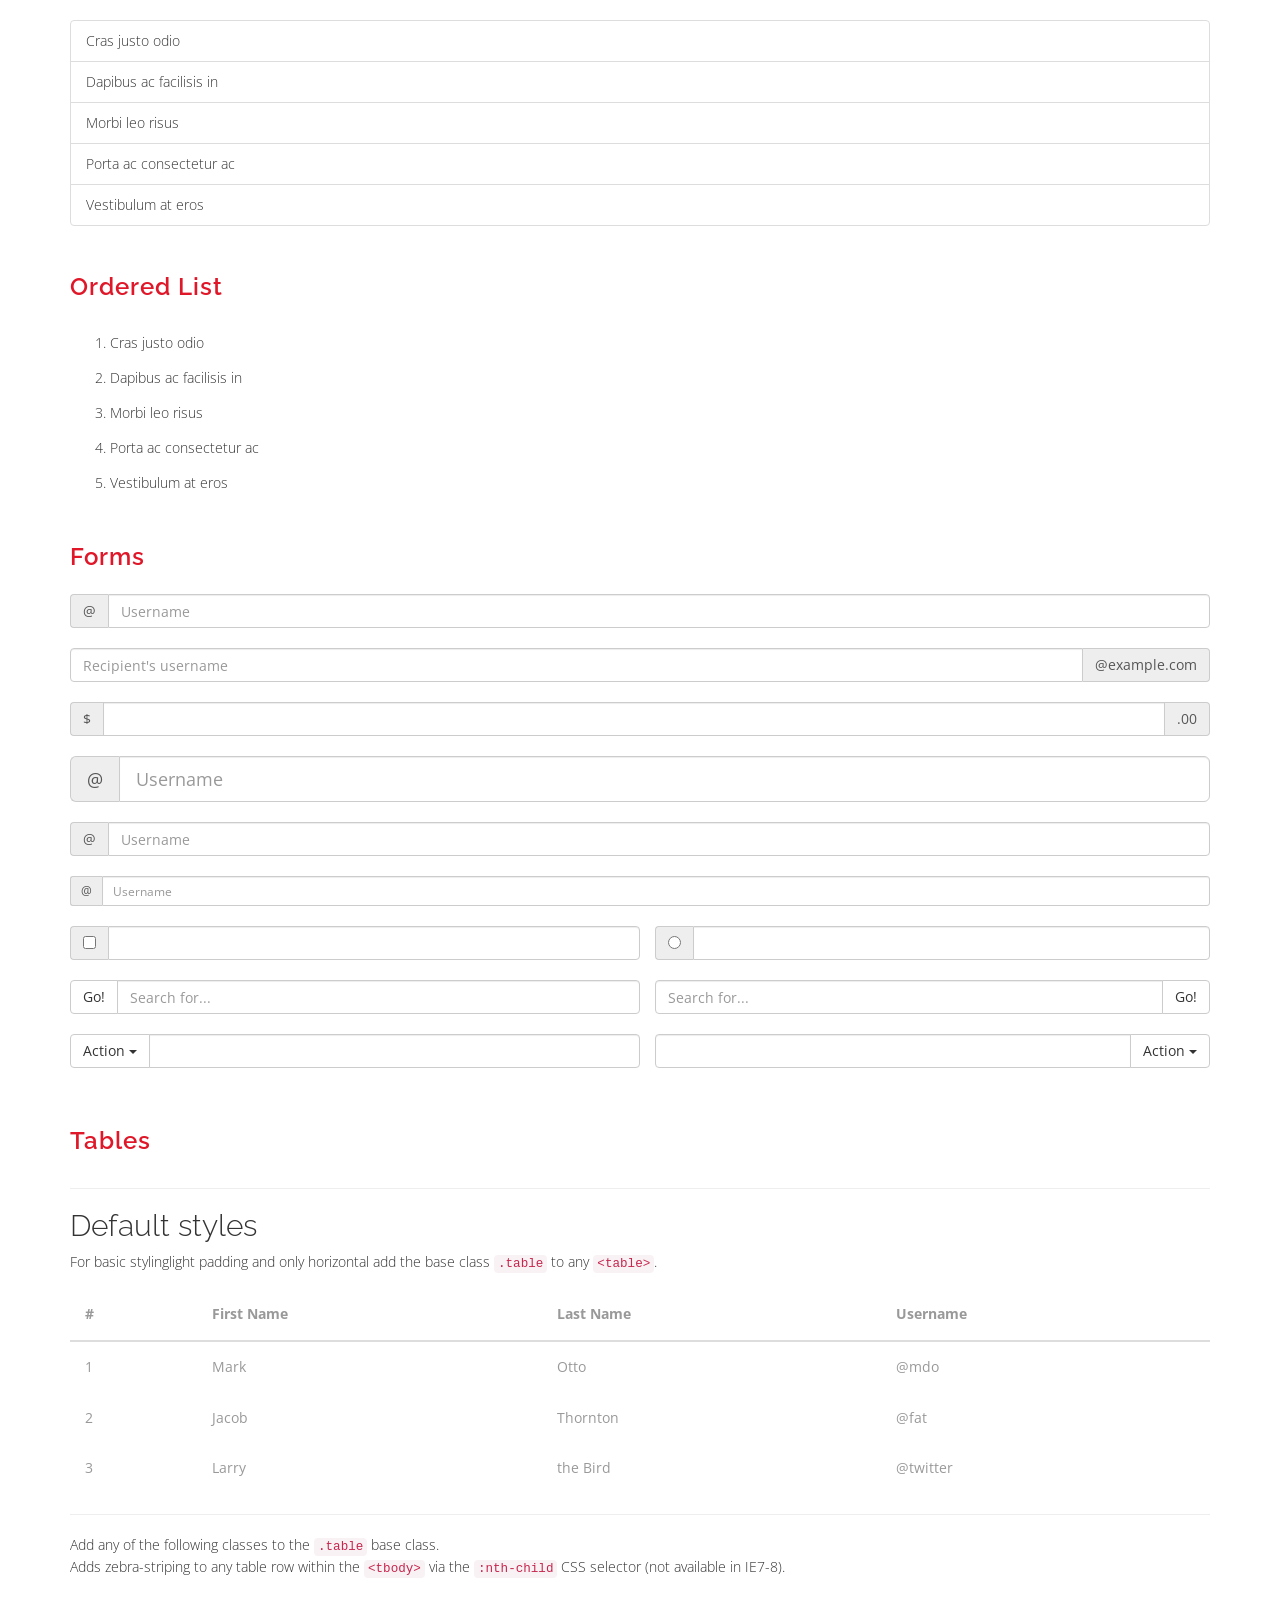
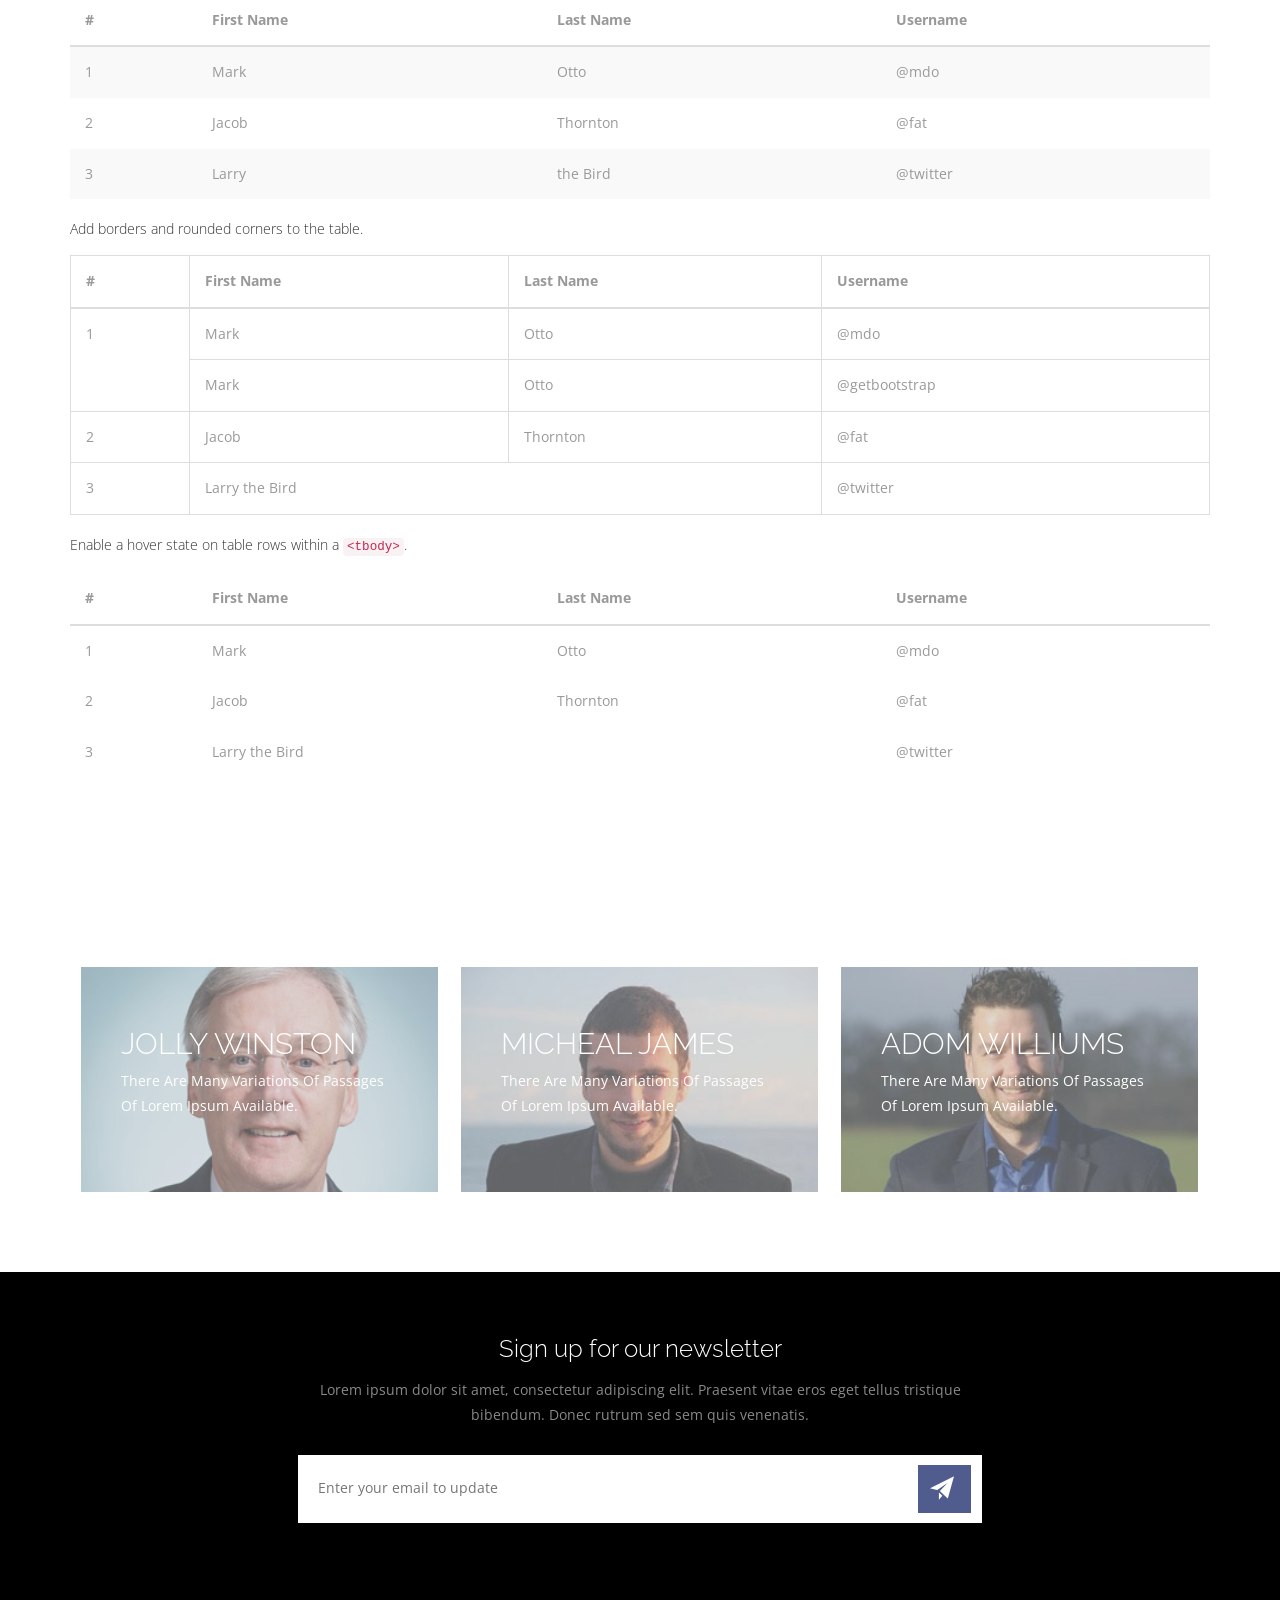
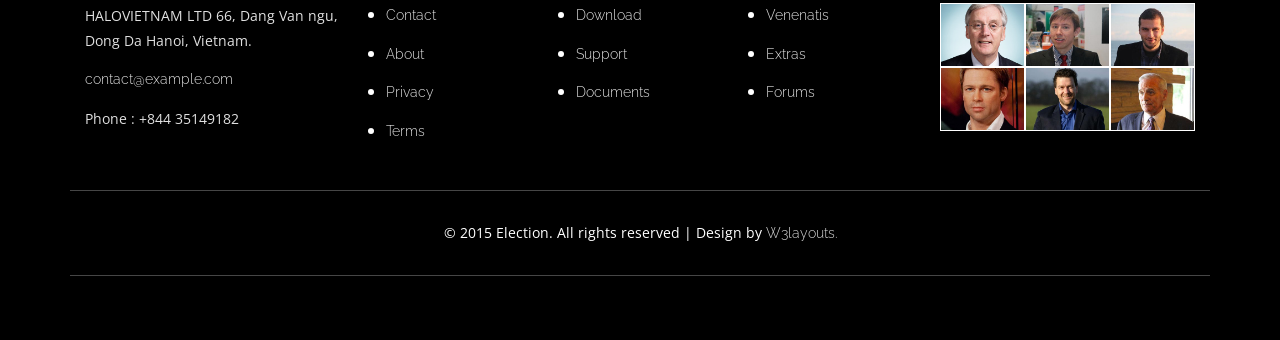
<file: Voting_System using_blockchain/1/codes.html>
<!--A Design by W3layouts
Author: W3layout
Author URL: http://w3layouts.com
License: Creative Commons Attribution 3.0 Unported
License URL: http://creativecommons.org/licenses/by/3.0/
-->
<!DOCTYPE HTML>
<html>
<head>
<title>Election a Society and People Category Flat Bootstrap Responsive Website Template | Short Codes :: w3layouts</title>
<!-- for-mobile-apps -->
<meta name="viewport" content="width=device-width, initial-scale=1">
<meta http-equiv="Content-Type" content="text/html; charset=utf-8" />
<meta name="keywords" content="Election Responsive web template, Bootstrap Web Templates, Flat Web Templates, Android Compatible web template, 
Smartphone Compatible web template, free webdesigns for Nokia, Samsung, LG, SonyEricsson, Motorola web design" />
<script type="application/x-javascript"> addEventListener("load", function() { setTimeout(hideURLbar, 0); }, false);
function hideURLbar(){ window.scrollTo(0,1); } </script>
<!-- //for-mobile-apps -->
<link href="css/bootstrap.css" rel='stylesheet' type='text/css' />
<link href='//fonts.googleapis.com/css?family=Raleway:400,100,200,300,500,600,700,800,900' rel='stylesheet' type='text/css'>
<link href='//fonts.googleapis.com/css?family=Open+Sans:400,300,300italic,400italic,600,600italic,700,700italic,800,800italic' rel='stylesheet' type='text/css'>
<link rel="stylesheet" type="text/css" href="css/style.css">
<!---strat-slider---->
<script type="text/javascript" src="js/jquery-1.11.1.min.js"></script>
<!---//-slider---->
</head>
<body>
<!-- header -->
	<div class="header_bg">
		<div class="container">
			<!-----start-header----->
			<div class="header">
				<div class="logo">
					<a href="index.html"><img src="images/logo1.png" alt=" " /></a>
				</div>
				<nav class="navbar navbar-default">
					<!-- Brand and toggle get grouped for better mobile display -->
					<div class="navbar-header">
					  <button type="button" class="navbar-toggle collapsed" data-toggle="collapse" data-target="#bs-example-navbar-collapse-1">
						<span class="sr-only">Toggle navigation</span>
						<span class="icon-bar"></span>
						<span class="icon-bar"></span>
						<span class="icon-bar"></span>
					  </button>
					</div>

					<!-- Collect the nav links, forms, and other content for toggling -->
					<div class="collapse navbar-collapse nav-wil" id="bs-example-navbar-collapse-1">
						<ul class="nav navbar-nav">
							<li><a href="index.html">Home</a></li>
							<li class="dropdown">
								<a href="#" class="dropdown-toggle" data-toggle="dropdown">Elections<b class="caret"></b></a>
								<ul class="dropdown-menu multi-column columns-3">
									<div class="row">
										<div class="party">
											<ul class="multi-column-dropdown">
												<li><a href="about.html">Current Elections</a></li>
												<li class="divider"></li>
												<li><a href="about.html">Past Elections</a></li>
												<li class="divider"></li>
												<li><a href="about.html">Future Elections</a></li>
											</ul>
										</div>
									</div>
								</ul>
							</li>
							<li><a href="results.html">Results</a></li>
							<li><a href="about.html">About</a></li>
							<li class="act"><a href="codes.html">Campaigns</a></li>
							<li><a href="contact.html">Contact Us</a></li>
						</ul>
					</div><!-- /.navbar-collapse -->	
					
				</nav>
			</div>
		</div>
	</div>
	<div class="header_bottom">
	</div>
<!-- //end-header -->
<!-- banner1 -->
	<div class="banner1">
		<div class="container">
			<div class="banner1-info">
				<h3>It has survived not only five centuries, but also the leap 
					into electronic typesetting, remaining essentially unchanged. It was 
					popularised in the 1960s.</h3>
			</div>
		</div>
	</div>
<!-- //banner1 -->
<!--typography-page -->
	<div class="typo">
		<div class="container">
			<h3 class="title">Short Codes</h3>
			<p class="nihil">Vote For Real Government.</p>
			<div class="grid_3 grid_4">
				<h3 class="hdg">Headings</h3>
				<div class="bs-example">
					<table class="table">
						<tbody>
							<tr>
								<td><h1 id="h1.-bootstrap-heading">h1. Bootstrap heading<a class="anchorjs-link" href="#h1.-bootstrap-heading"><span class="anchorjs-icon"></span></a></h1></td>
								<td class="type-info">Semibold 36px</td>
							</tr>
							<tr>
								<td><h2 id="h2.-bootstrap-heading">h2. Bootstrap heading<a class="anchorjs-link" href="#h2.-bootstrap-heading"><span class="anchorjs-icon"></span></a></h2></td>
								<td class="type-info">Semibold 30px</td>
							</tr>
							<tr>
								<td><h3 id="h3.-bootstrap-heading">h3. Bootstrap heading<a class="anchorjs-link" href="#h3.-bootstrap-heading"><span class="anchorjs-icon"></span></a></h3></td>
								<td class="type-info">Semibold 24px</td>
							</tr>
							<tr>
								<td><h4 id="h4.-bootstrap-heading">h4. Bootstrap heading<a class="anchorjs-link" href="#h4.-bootstrap-heading"><span class="anchorjs-icon"></span></a></h4></td>
								<td class="type-info">Semibold 18px</td>
							</tr>
							<tr>
								<td><h5 id="h5.-bootstrap-heading">h5. Bootstrap heading<a class="anchorjs-link" href="#h5.-bootstrap-heading"><span class="anchorjs-icon"></span></a></h5></td>
								<td class="type-info">Semibold 14px</td>
							</tr>
							<tr>
								<td><h6>h6. Bootstrap heading</h6></td>
								<td class="type-info">Semibold 12px</td>
							</tr>
						</tbody>
					</table>
				</div>
			</div>
			<div class="grid_3 grid_5">
				<h3>Buttons</h3>
				<h1>
					<a href="#"><span class="label label-default">Default</span></a>
					<a href="#"><span class="label label-primary">Primary</span></a>
					<a href="#"><span class="label label-success">Success</span></a>
					<a href="#"><span class="label label-info">Info</span></a>
					<a href="#"><span class="label label-warning">Warning</span></a>
					<a href="#"><span class="label label-danger">Danger</span></a>
				</h1>
				<h2>
					<a href="#"><span class="label label-default">Default</span></a>
					<a href="#"><span class="label label-primary">Primary</span></a>
					<a href="#"><span class="label label-success">Success</span></a>
					<a href="#"><span class="label label-info">Info</span></a>
					<a href="#"><span class="label label-warning">Warning</span></a>
					<a href="#"><span class="label label-danger">Danger</span></a>
				</h2>
				<h3>
					<a href="#"><span class="label label-default">Default</span></a>
					<a href="#"><span class="label label-primary">Primary</span></a>
					<a href="#"><span class="label label-success">Success</span></a>
					<a href="#"><span class="label label-info">Info</span></a>
					<a href="#"><span class="label label-warning">Warning</span></a>
					<a href="#"><span class="label label-danger">Danger</span></a>
				</h3>
				<h4>
					<a href="#"><span class="label label-default">Default</span></a>
					<a href="#"><span class="label label-primary">Primary</span></a>
					<a href="#"><span class="label label-success">Success</span></a>
					<a href="#"><span class="label label-info">Info</span></a>
					<a href="#"><span class="label label-warning">Warning</span></a>
					<a href="#"><span class="label label-danger">Danger</span></a>
				</h4>
				<h5>
					<a href="#"><span class="label label-default">Default</span></a>
					<a href="#"><span class="label label-primary">Primary</span></a>
					<a href="#"><span class="label label-success">Success</span></a>
					<a href="#"><span class="label label-info">Info</span></a>
					<a href="#"><span class="label label-warning">Warning</span></a>
					<a href="#"><span class="label label-danger">Danger</span></a>
				</h5>
				<h6>
					<a href="#"><span class="label label-default">Default</span></a>
					<a href="#"><span class="label label-primary">Primary</span></a>
					<a href="#"><span class="label label-success">Success</span></a>
					<a href="#"><span class="label label-info">Info</span></a>
					<a href="#"><span class="label label-warning">Warning</span></a>
					<a href="#"><span class="label label-danger">Danger</span></a>
				</h6>
			</div>			   
			<div class="grid_3 grid_5">
				<h3>Progress Bars</h3>
				<div class="tab-content">
					<div class="tab-pane active" id="domprogress">
						<div class="progress">    
							<div class="progress-bar progress-bar-primary" style="width: 20%"></div>
						</div>
						<p>Info with <code>progress-bar-info</code> class.</p>
						<div class="progress">    
							<div class="progress-bar progress-bar-info" style="width: 60%"></div>
						</div>
						<p>Success with <code>progress-bar-success</code> class.</p>
						<div class="progress">
							<div class="progress-bar progress-bar-success" style="width: 30%"></div>
						</div>
						<p>Warning with <code>progress-bar-warning</code> class.</p>
						<div class="progress">
							<div class="progress-bar progress-bar-warning" style="width: 70%"></div>
						</div>
						<p>Danger with <code>progress-bar-danger</code> class.</p>
						<div class="progress">
							<div class="progress-bar progress-bar-danger" style="width: 50%"></div>
						</div>
						<p>Inverse with <code>progress-bar-inverse</code> class.</p>
						<div class="progress">
							<div class="progress-bar progress-bar-inverse" style="width: 40%"></div>
						</div>
						<p>Inverse with <code>progress-bar-inverse</code> class.</p>
						<div class="progress">
							<div class="progress-bar progress-bar-success" style="width: 35%"><span class="sr-only">35% Complete (success)</span></div>
							<div class="progress-bar progress-bar-warning" style="width: 20%"><span class="sr-only">20% Complete (warning)</span></div>
							<div class="progress-bar progress-bar-danger" style="width: 10%"><span class="sr-only">10% Complete (danger)</span></div>
						</div>
					</div>
				</div>
			</div>
			<div class="grid_3 grid_5">
				<h3>Alerts</h3>
				<div class="alert alert-success" role="alert">
					<strong>Well done!</strong> You successfully read this important alert message.
				</div>
				<div class="alert alert-info" role="alert">
					<strong>Heads up!</strong> This alert needs your attention, but it's not super important.
				</div>
				<div class="alert alert-warning" role="alert">
					<strong>Warning!</strong> Best check yo self, you're not looking too good.
				</div>
				<div class="alert alert-danger" role="alert">
					<strong>Oh snap!</strong> Change a few things up and try submitting again.
				</div>
			</div>
			<div class="grid_3 grid_5">
				<h3>Pagination</h3>
				<div class="col-md-6">
					<nav>
						<ul class="pagination pagination-lg">
							<li><a href="#" aria-label="Previous"><span aria-hidden="true">?</span></a></li>
							<li><a href="#">1</a></li>
							<li><a href="#">2</a></li>
							<li><a href="#">3</a></li>
							<li><a href="#">4</a></li>
							<li><a href="#">5</a></li>
							<li><a href="#" aria-label="Next"><span aria-hidden="true">?</span></a></li>
						</ul>
					</nav>
					<nav>
						<ul class="pagination">
							<li><a href="#" aria-label="Previous"><span aria-hidden="true">?</span></a></li>
							<li><a href="#">1</a></li>
							<li><a href="#">2</a></li>
							<li><a href="#">3</a></li>
							<li><a href="#">4</a></li>
							<li><a href="#">5</a></li>
							<li><a href="#" aria-label="Next"><span aria-hidden="true">?</span></a></li>
						</ul>
					</nav>
					<nav>
						<ul class="pagination pagination-sm">
							<li><a href="#" aria-label="Previous"><span aria-hidden="true">?</span></a></li>
							<li><a href="#">1</a></li>
							<li><a href="#">2</a></li>
							<li><a href="#">3</a></li>
							<li><a href="#">4</a></li>
							<li><a href="#">5</a></li>
							<li><a href="#" aria-label="Next"><span aria-hidden="true">?</span></a></li>
						</ul>
					</nav>
				</div>
				<div class="col-md-6">
					<ul class="pagination pagination-lg">
						<li class="disabled"><a href="#"><i class="fa fa-angle-left">?</i></a></li>
						<li class="active"><a href="#">1</a></li>
						<li><a href="#">2</a></li>
						<li><a href="#">3</a></li>
						<li><a href="#">4</a></li>
						<li><a href="#">5</a></li>
						<li><a href="#"><i class="fa fa-angle-right">?</i></a></li>
					</ul>
					<nav>
						<ul class="pagination">
							<li class="disabled"><a href="#" aria-label="Previous"><span aria-hidden="true">?</span></a></li>
							<li class="active"><a href="#">1 <span class="sr-only">(current)</span></a></li>
							<li><a href="#">2</a></li>
							<li><a href="#">3</a></li>
							<li><a href="#">4</a></li>
							<li><a href="#">5</a></li>
							<li><a href="#" aria-label="Next"><span aria-hidden="true">?</span></a></li>
						</ul>
					</nav>
					<ul class="pagination pagination-sm">
						<li class="disabled"><a href="#"><i class="fa fa-angle-left">?</i></a></li>
						<li class="active"><a href="#">1</a></li>
						<li><a href="#">2</a></li>
						<li><a href="#">3</a></li>
						<li><a href="#">4</a></li>
						<li><a href="#">5</a></li>
						<li><a href="#"><i class="fa fa-angle-right">?</i></a></li>
					</ul>
				</div>
				<div class="clearfix"> </div>
			</div>
			<div class="grid_3 grid_5">
				<h3>Breadcrumbs</h3>
				<ol class="breadcrumb">
					<li class="active">Home</li>
				</ol>
				<ol class="breadcrumb">
					<li><a href="#">Home</a></li>
					<li class="active">Library</li>
				</ol>
				<ol class="breadcrumb">
					<li><a href="#">Home</a></li>
					<li><a href="#">Library</a></li>
					<li class="active">Data</li>
				</ol>
			</div>
			<div class="grid_3 grid_5">
				<h3>Badges</h3>
				<div class="col-md-6">
					<p>Add modifier classes to change the appearance of a badge.</p>
					<table class="table table-bordered">
						<thead>
							<tr>
								<th>Classes</th>
								<th>Badges</th>
							</tr>
						</thead>
						<tbody>
							<tr>
								<td>No modifiers</td>
								<td><span class="badge">42</span></td>
							</tr>
							<tr>
								<td><code>.badge-primary</code></td>
								<td><span class="badge badge-primary">1</span></td>
							</tr>
							<tr>
								<td><code>.badge-success</code></td>
								<td><span class="badge badge-success">22</span></td>
							</tr>
							<tr>
								<td><code>.badge-info</code></td>
								<td><span class="badge badge-info">30</span></td>
							</tr>
							<tr>
								<td><code>.badge-warning</code></td>
								<td><span class="badge badge-warning">412</span></td>
							</tr>
							<tr>
								<td><code>.badge-danger</code></td>
								<td><span class="badge badge-danger">999</span></td>
							</tr>
						</tbody>
					</table>                    
				</div>
				<div class="col-md-6">
					<p>Easily highlight new or unread items with the <code>.badge</code> class</p>
					<div class="list-group list-group-alternate"> 
						<a href="#" class="list-group-item"><span class="badge">201</span> <i class="ti ti-email"></i> Inbox </a> 
						<a href="#" class="list-group-item"><span class="badge badge-primary">5021</span> <i class="ti ti-eye"></i> Profile visits </a> 
						<a href="#" class="list-group-item"><span class="badge">14</span> <i class="ti ti-headphone-alt"></i> Call </a> 
						<a href="#" class="list-group-item"><span class="badge">20</span> <i class="ti ti-comments"></i> Messages </a> 
						<a href="#" class="list-group-item"><span class="badge badge-warning">14</span> <i class="ti ti-bookmark"></i> Bookmarks </a> 
						<a href="#" class="list-group-item"><span class="badge badge-danger">30</span> <i class="ti ti-bell"></i> Notifications </a> 
					</div>
				</div>
			   <div class="clearfix"> </div>
			</div>	 
			<div class="grid_3 grid_5">
				<h3>Wells</h3>
				<div class="well">
					There are many variations of passages of Lorem Ipsum available, but the majority have suffered alteration
				</div>
				<div class="well">
					It is a long established fact that a reader will be distracted by the readable content of a page when looking at its layout. The point of using Lorem Ipsum is that it has a more-or-less normal distribution of letters, as opposed to using 'Content here
				</div>
				<div class="well">
						Lorem Ipsum is simply dummy text of the printing and typesetting industry. Lorem Ipsum has been the industry's standard dummy text ever since the 1500s, when an unknown printer took a galley of type and scrambled it to make a type specimen book. It has survived not only five centuries, but also the leap into electronic
				</div>
			</div>
			<div class="grid_3 grid_5">
				<h3 class="bars">Tabs</h3>
				<div class="bs-example bs-example-tabs" role="tabpanel" data-example-id="togglable-tabs">
					<ul id="myTab" class="nav nav-tabs" role="tablist">
						<li role="presentation" class="active"><a href="#home" id="home-tab" role="tab" data-toggle="tab" aria-controls="home" aria-expanded="true">Home</a></li>
						<li role="presentation"><a href="#profile" role="tab" id="profile-tab" data-toggle="tab" aria-controls="profile">Profile</a></li>
						<li role="presentation" class="dropdown">
							<a href="#" id="myTabDrop1" class="dropdown-toggle" data-toggle="dropdown" aria-controls="myTabDrop1-contents">Dropdown <span class="caret"></span></a>
							<ul class="dropdown-menu" role="menu" aria-labelledby="myTabDrop1" id="myTabDrop1-contents">
								<li><a href="#dropdown1" tabindex="-1" role="tab" id="dropdown1-tab" data-toggle="tab" aria-controls="dropdown1">@fat</a></li>
								<li><a href="#dropdown2" tabindex="-1" role="tab" id="dropdown2-tab" data-toggle="tab" aria-controls="dropdown2">@mdo</a></li>
							</ul>
						</li>
					</ul>
					<div id="myTabContent" class="tab-content">
						<div role="tabpanel" class="tab-pane fade in active" id="home" aria-labelledby="home-tab">
							<p>Raw denim you probably haven't heard of them jean shorts Austin. Nesciunt tofu stumptown aliqua, retro synth master cleanse. Mustache cliche tempor, williamsburg carles vegan helvetica. Reprehenderit butcher retro keffiyeh dreamcatcher synth. Cosby sweater eu banh mi, qui irure terry richardson ex squid. Aliquip placeat salvia cillum iphone. Seitan aliquip quis cardigan american apparel, butcher voluptate nisi qui.</p>
						</div>
						<div role="tabpanel" class="tab-pane fade" id="profile" aria-labelledby="profile-tab">
							<p>Food truck fixie locavore, accusamus mcsweeney's marfa nulla single-origin coffee squid. Exercitation +1 labore velit, blog sartorial PBR leggings next level wes anderson artisan four loko farm-to-table craft beer twee. Qui photo booth letterpress, commodo enim craft beer mlkshk aliquip jean shorts ullamco ad vinyl cillum PBR. Homo nostrud organic, assumenda labore aesthetic magna delectus mollit. Keytar helvetica VHS salvia yr, vero magna velit sapiente labore stumptown. Vegan fanny pack odio cillum wes anderson 8-bit, sustainable jean shorts beard ut DIY ethical culpa terry richardson biodiesel. Art party scenester stumptown, tumblr butcher vero sint qui sapiente accusamus tattooed echo park.</p>
						</div>
						<div role="tabpanel" class="tab-pane fade" id="dropdown1" aria-labelledby="dropdown1-tab">
							<p>Etsy mixtape wayfarers, ethical wes anderson tofu before they sold out mcsweeney's organic lomo retro fanny pack lo-fi farm-to-table readymade. Messenger bag gentrify pitchfork tattooed craft beer, iphone skateboard locavore carles etsy salvia banksy hoodie helvetica. DIY synth PBR banksy irony. Leggings gentrify squid 8-bit cred pitchfork. Williamsburg banh mi whatever gluten-free, carles pitchfork biodiesel fixie etsy retro mlkshk vice blog. Scenester cred you probably haven't heard of them, vinyl craft beer blog stumptown. Pitchfork sustainable tofu synth chambray yr.</p>
						</div>
						<div role="tabpanel" class="tab-pane fade" id="dropdown2" aria-labelledby="dropdown2-tab">
							<p>Trust fund seitan letterpress, keytar raw denim keffiyeh etsy art party before they sold out master cleanse gluten-free squid scenester freegan cosby sweater. Fanny pack portland seitan DIY, art party locavore wolf cliche high life echo park Austin. Cred vinyl keffiyeh DIY salvia PBR, banh mi before they sold out farm-to-table VHS viral locavore cosby sweater. Lomo wolf viral, mustache readymade thundercats keffiyeh craft beer marfa ethical. Wolf salvia freegan, sartorial keffiyeh echo park vegan.</p>
						</div>
					</div>
				</div>
			</div>
			<h3 class="bars">Unordered List</h3>
			<ul class="list-group">
			  <li class="list-group-item">Cras justo odio</li>
			  <li class="list-group-item">Dapibus ac facilisis in</li>
			  <li class="list-group-item">Morbi leo risus</li>
			  <li class="list-group-item">Porta ac consectetur ac</li>
			  <li class="list-group-item">Vestibulum at eros</li>
			</ul>
			<h3 class="bars">Ordered List</h3>
			<ol>
				<li class="list-group-item1">Cras justo odio</li>
				<li class="list-group-item1">Dapibus ac facilisis in</li>
				<li class="list-group-item1">Morbi leo risus</li>
				<li class="list-group-item1">Porta ac consectetur ac</li>
				<li class="list-group-item1">Vestibulum at eros</li>
			</ol>
			<h3 class="bars">Forms</h3>
			<div class="input-group">
				<span class="input-group-addon" id="basic-addon1">@</span>
				<input type="text" class="form-control" placeholder="Username" aria-describedby="basic-addon1">
			</div>
			<div class="input-group">
				<input type="text" class="form-control" placeholder="Recipient's username" aria-describedby="basic-addon2">
				<span class="input-group-addon" id="basic-addon2">@example.com</span>
			</div>
			<div class="input-group">
				<span class="input-group-addon">$</span>
					<input type="text" class="form-control" aria-label="Amount (to the nearest dollar)">
				<span class="input-group-addon">.00</span>
			</div>
			<div class="input-group input-group-lg">
				<span class="input-group-addon" id="sizing-addon1">@</span>
				<input type="text" class="form-control" placeholder="Username" aria-describedby="sizing-addon1">
			</div>
			<div class="input-group">
				<span class="input-group-addon" id="sizing-addon2">@</span>
				<input type="text" class="form-control" placeholder="Username" aria-describedby="sizing-addon2">
			</div>
			<div class="input-group input-group-sm">
				<span class="input-group-addon" id="sizing-addon3">@</span>
				<input type="text" class="form-control" placeholder="Username" aria-describedby="sizing-addon3">
			</div>
			<div class="row">
				<div class="col-lg-6 in-gp-tl">
					<div class="input-group">
						<span class="input-group-addon">
							<input type="checkbox" aria-label="...">
						</span>
						<input type="text" class="form-control" aria-label="...">
					</div><!-- /input-group -->
				</div><!-- /.col-lg-6 -->
				<div class="col-lg-6 in-gp-tb">
					<div class="input-group">
						<span class="input-group-addon">
							<input type="radio" aria-label="...">
						</span>
						<input type="text" class="form-control" aria-label="...">
					</div><!-- /input-group -->
				</div><!-- /.col-lg-6 -->
			</div><!-- /.row -->
			<div class="row">
				<div class="col-lg-6 in-gp-tl">
					<div class="input-group">
						<span class="input-group-btn">
							<button class="btn btn-default" type="button">Go!</button>
						</span>
						<input type="text" class="form-control" placeholder="Search for...">
					</div><!-- /input-group -->
				</div><!-- /.col-lg-6 -->
				<div class="col-lg-6 in-gp-tb">
					<div class="input-group">
						<input type="text" class="form-control" placeholder="Search for...">
						<span class="input-group-btn">
							<button class="btn btn-default" type="button">Go!</button>
						</span>
					</div><!-- /input-group -->
				</div><!-- /.col-lg-6 -->
			</div><!-- /.row -->
			<div class="row">
				<div class="col-lg-6 in-gp-tl">
					<div class="input-group">
						<div class="input-group-btn">
							<button type="button" class="btn btn-default dropdown-toggle" data-toggle="dropdown" aria-haspopup="true" aria-expanded="false">Action <span class="caret"></span></button>
							<ul class="dropdown-menu">
								<li><a href="#">Action</a></li>
								<li><a href="#">Another action</a></li>
								<li><a href="#">Something else here</a></li>
								<li role="separator" class="divider"></li>
								<li><a href="#">Separated link</a></li>
							</ul>
						</div><!-- /btn-group -->
						<input type="text" class="form-control" aria-label="...">
					</div><!-- /input-group -->
				</div><!-- /.col-lg-6 -->
				<div class="col-lg-6 in-gp-tb">
					<div class="input-group">
						<input type="text" class="form-control" aria-label="...">
						<div class="input-group-btn">
							<button type="button" class="btn btn-default dropdown-toggle" data-toggle="dropdown" aria-haspopup="true" aria-expanded="false">Action <span class="caret"></span></button>
							<ul class="dropdown-menu dropdown-menu-right">
								<li><a href="#">Action</a></li>
								<li><a href="#">Another action</a></li>
								<li><a href="#">Something else here</a></li>
								<li role="separator" class="divider"></li>
								<li><a href="#">Separated link</a></li>
							</ul>
						</div><!-- /btn-group -->
					</div><!-- /input-group -->
				</div><!-- /.col-lg-6 -->
			</div><!-- /.row -->
			<div class="page-header">
				<h3 class="bars">Tables</h3>
			</div>
			<h2 class="typoh2">Default styles</h2>
			<p>For basic stylinglight padding and only horizontal add the base class <code>.table</code> to any <code>&lt;table&gt;</code>.</p>
			<div class="bs-docs-example">
				<table class="table">
					<thead>
						<tr>
							<th>#</th>
							<th>First Name</th>
							<th>Last Name</th>
							<th>Username</th>
						</tr>
					</thead>
					<tbody>
						<tr>
							<td>1</td>
							<td>Mark</td>
							<td>Otto</td>
							<td>@mdo</td>
						</tr>
						<tr>
							<td>2</td>
							<td>Jacob</td>
							<td>Thornton</td>
							<td>@fat</td>
						</tr>
						<tr>
							<td>3</td>
							<td>Larry</td>
							<td>the Bird</td>
							<td>@twitter</td>
						</tr>
					</tbody>
				</table>
			</div>
			<hr class="bs-docs-separator">
			<p>Add any of the following classes to the <code>.table</code> base class.</p>
			<p>Adds zebra-striping to any table row within the <code>&lt;tbody&gt;</code> via the <code>:nth-child</code> CSS selector (not available in IE7-8).</p>
			<div class="bs-docs-example">
				<table class="table table-striped">
					<thead>
						<tr>
							<th>#</th>
							<th>First Name</th>
							<th>Last Name</th>
							<th>Username</th>
						</tr>
					</thead>
					<tbody>
						<tr>
							<td>1</td>
							<td>Mark</td>
							<td>Otto</td>
							<td>@mdo</td>
						</tr>
						<tr>
							<td>2</td>
							<td>Jacob</td>
							<td>Thornton</td>
							<td>@fat</td>
						</tr>
						<tr>
							<td>3</td>
							<td>Larry</td>
							<td>the Bird</td>
							<td>@twitter</td>
						</tr>
					</tbody>
				</table>
			</div>
			<p>Add borders and rounded corners to the table.</p>
			<div class="bs-docs-example">
				<table class="table table-bordered">
					<thead>
						<tr>
							<th>#</th>
							<th>First Name</th>
							<th>Last Name</th>
							<th>Username</th>
						</tr>
					</thead>
					<tbody>
						<tr>
							<td rowspan="2">1</td>
							<td>Mark</td>
							<td>Otto</td>
							<td>@mdo</td>
						</tr>
						<tr>
							<td>Mark</td>
							<td>Otto</td>
							<td>@getbootstrap</td>
						</tr>
						<tr>
							<td>2</td>
							<td>Jacob</td>
							<td>Thornton</td>
							<td>@fat</td>
						</tr>
						<tr>
							<td>3</td>
							<td colspan="2">Larry the Bird</td>
							<td>@twitter</td>
						</tr>
					</tbody>
				</table>
			</div>
			<p>Enable a hover state on table rows within a <code>&lt;tbody&gt;</code>.</p>
			<div class="bs-docs-example">
				<table class="table table-hover">
					<thead>
						<tr>
						  <th>#</th>
						  <th>First Name</th>
						  <th>Last Name</th>
						  <th>Username</th>
						</tr>
					</thead>
					<tbody>
						<tr>
						  <td>1</td>
						  <td>Mark</td>
						  <td>Otto</td>
						  <td>@mdo</td>
						</tr>
						<tr>
						  <td>2</td>
						  <td>Jacob</td>
						  <td>Thornton</td>
						  <td>@fat</td>
						</tr>
						<tr>
						  <td>3</td>
						  <td colspan="2">Larry the Bird</td>
						  <td>@twitter</td>
						</tr>
					</tbody>
				</table>
			</div>
		</div>
	</div>
<!-- //typography-page -->
<!-- footer-top -->
	<div class="footer-top">
		<div class="container">
			<div class="footer-grids">
				<figure class="effect-winston">
					<img src="images/1.jpg" alt="" class="img-responsive one" />
					<figcaption> 
						<h2>Jolly <span>Winston</span></h2>
						<p>There are many variations of passages of Lorem Ipsum available.</p>
						<ul class="social_icons">
							<li><a href="#" class="f1"></a></li>
							<li><a href="#" class="f2"></a></li>
							<li><a href="#" class="f3"></a></li>
						</ul>
					</figcaption>			
				</figure>
				<figure class="effect-winston">
					<img src="images/3.jpg" alt="" class="img-responsive one" />
					<figcaption>
						<h2>Micheal <span>James</span></h2>
						<p>There are many variations of passages of Lorem Ipsum available.</p>
						<ul class="social_icons">
							<li><a href="#" class="f1"></a></li>
							<li><a href="#" class="f2"></a></li>
							<li><a href="#" class="f3"></a></li>
						</ul>
					</figcaption>			
				</figure>
				<figure class="effect-winston">
					<img src="images/5.jpg" alt="" class="img-responsive one" />
					<figcaption>
						<h2>Adom <span>Williums</span></h2>
						<p>There are many variations of passages of Lorem Ipsum available.</p>
						<ul class="social_icons">
							<li><a href="#" class="f1"></a></li>
							<li><a href="#" class="f2"></a></li>
							<li><a href="#" class="f3"></a></li>
						</ul>
					</figcaption>			
				</figure>
			</div>
		</div>
	</div>
<!-- //footer-top -->
<!-- footer -->
	<div class="footer">
		<div class="container">
			<h3>Sign up for our newsletter</h3>
			<p class="para">Lorem ipsum dolor sit amet, consectetur adipiscing elit. Praesent vitae eros eget tellus 
				tristique bibendum. Donec rutrum sed sem quis venenatis.</p>
			<div class="footer-contact">
				<form>
					<input type="text" placeholder="Enter your email to update" required=" ">
					<input type="submit" value="">
				</form>
			</div>
			<div class="footer-grids">
				<div class="col-md-3 footer-grid">
					<p>HALOVIETNAM LTD
						66, Dang Van ngu, Dong Da
						Hanoi, Vietnam.
					<a href="mailto:info@example.com">contact@example.com</a>
					<p>Phone : +844 35149182</p>
				</div>
				<div class="col-md-2 footer-grid">
					<ul>
						<li><a href="contact.html">Contact</a></li>
						<li><a href="about.html">About</a></li>
						<li><a href="#">Privacy</a></li>
						<li><a href="#">Terms</a></li>
					</ul>
				</div>
				<div class="col-md-2 footer-grid">
					<ul>
						<li><a href="#">Download</a></li>
						<li><a href="#">Support</a></li>
						<li><a href="#">Documents</a></li>
					</ul>
				</div>
				<div class="col-md-2 footer-grid">
					<ul>
						<li><a href="#">Venenatis</a></li>
						<li><a href="#">Extras</a></li>
						<li><a href="#">Forums</a></li>
					</ul>
				</div>
				<div class="col-md-3 footer-grid">
					<div class="footer-grid-left">
						<a href="#"><img src="images/1.jpg" alt=" " class="img-responsve" /></a>
					</div>
					<div class="footer-grid-left">
						<a href="#"><img src="images/2.jpg" alt=" " class="img-responsve" /></a>
					</div>
					<div class="footer-grid-left">
						<a href="#"><img src="images/3.jpg" alt=" " class="img-responsve" /></a>
					</div>
					<div class="footer-grid-left">
						<a href="#"><img src="images/4.jpg" alt=" " class="img-responsve" /></a>
					</div>
					<div class="footer-grid-left">
						<a href="#"><img src="images/5.jpg" alt=" " class="img-responsve" /></a>
					</div>
					<div class="footer-grid-left">
						<a href="#"><img src="images/p1.jpg" alt=" " class="img-responsve" /></a>
					</div>
					<div class="clearfix"> </div>
				</div>
				<div class="clearfix"> </div>
			</div>
			<div class="footer-copy">
				<p>&copy 2015 Election. All rights reserved | Design by <a href="http://w3layouts.com">W3layouts.</a></p>
			</div>
		</div>
	</div>
<!-- //footer -->
		<!-- scroll_top_btn -->
		<script type="text/javascript" src="js/move-top.js"></script>
		<script type="text/javascript" src="js/easing.js"></script>
	    <script type="text/javascript">
			$(document).ready(function() {
			
				var defaults = {
		  			containerID: 'toTop', // fading element id
					containerHoverID: 'toTopHover', // fading element hover id
					scrollSpeed: 1200,
					easingType: 'linear' 
		 		};
				
				
				$().UItoTop({ easingType: 'easeOutQuart' });
				
			});
		</script>
		 <a href="#" id="toTop" style="display: block;"><span id="toTopHover" style="opacity: 1;"></span></a>
		<!--end scroll_top_btn -->
<!-- for bootstrap working -->
	 <script type="text/javascript" src="js/bootstrap-3.1.1.min.js"></script>
<!-- //for bootstrap working -->
</body>
</html>
</file>
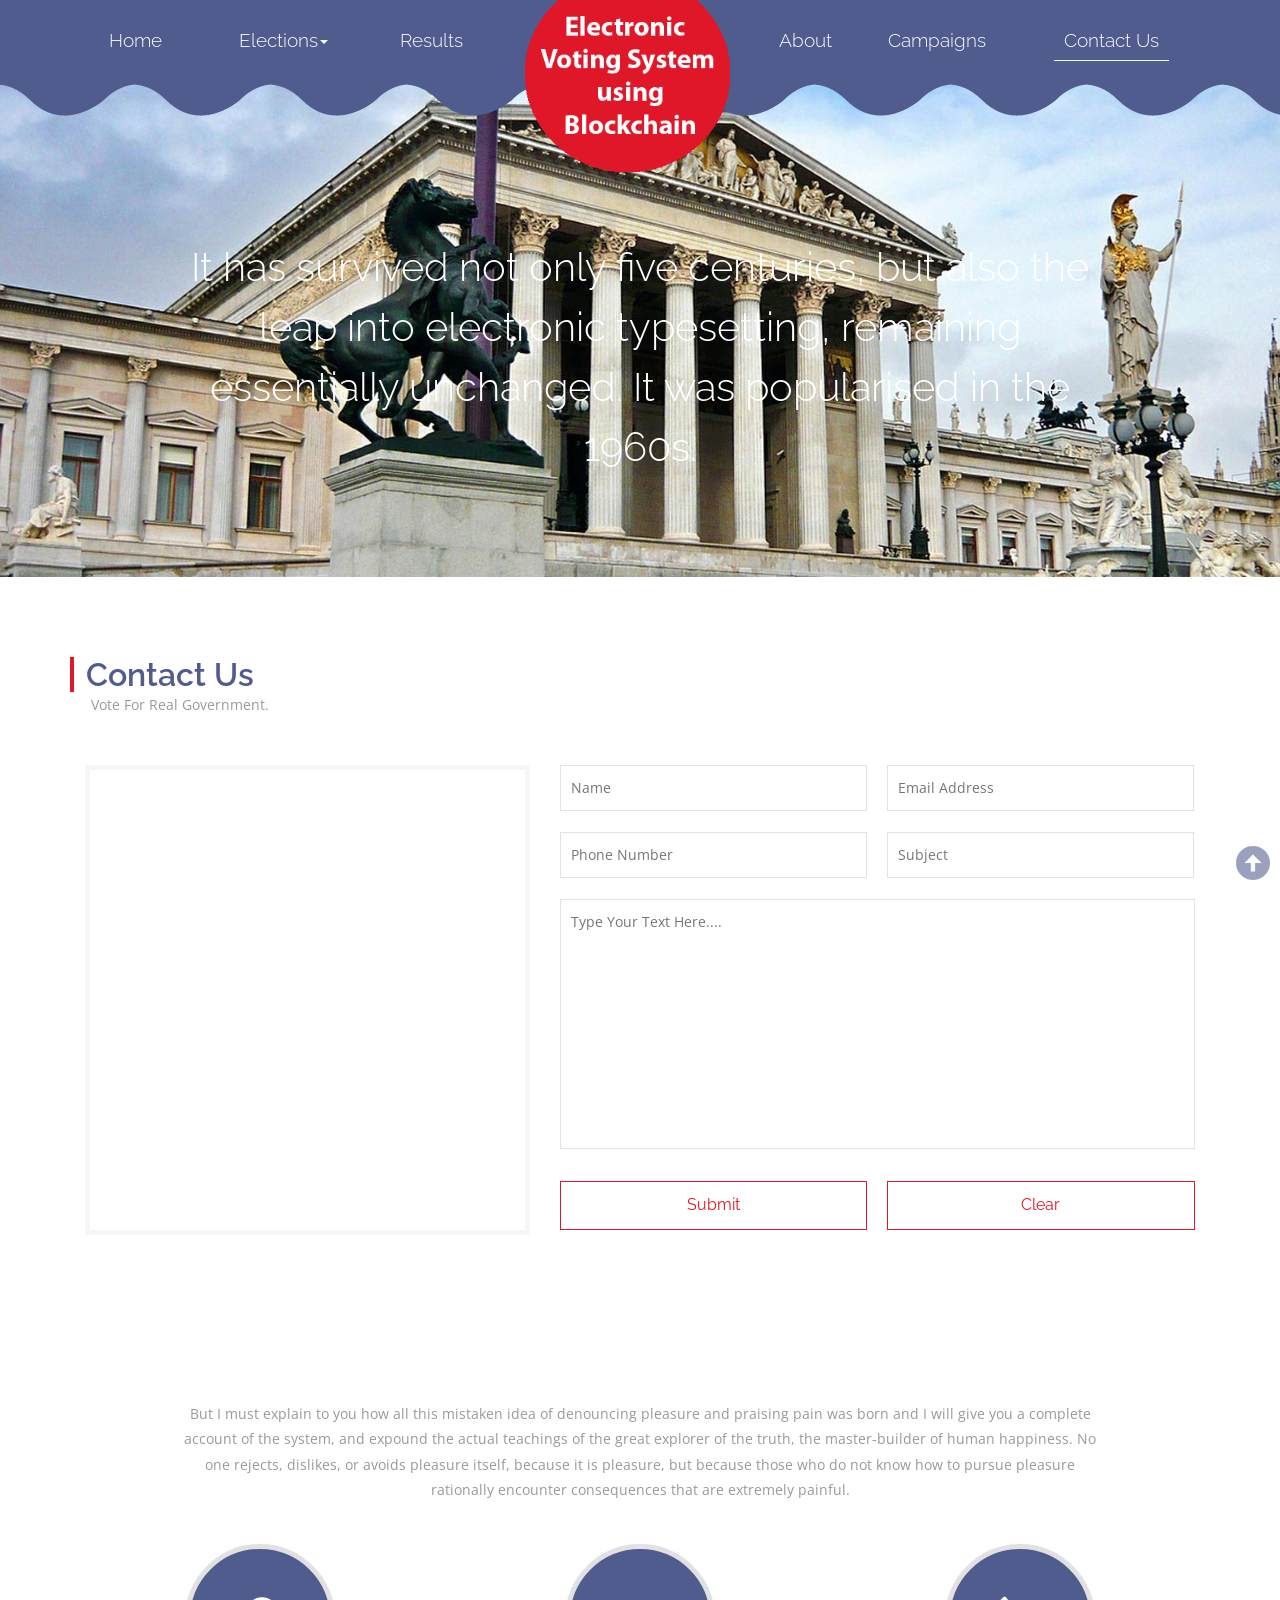
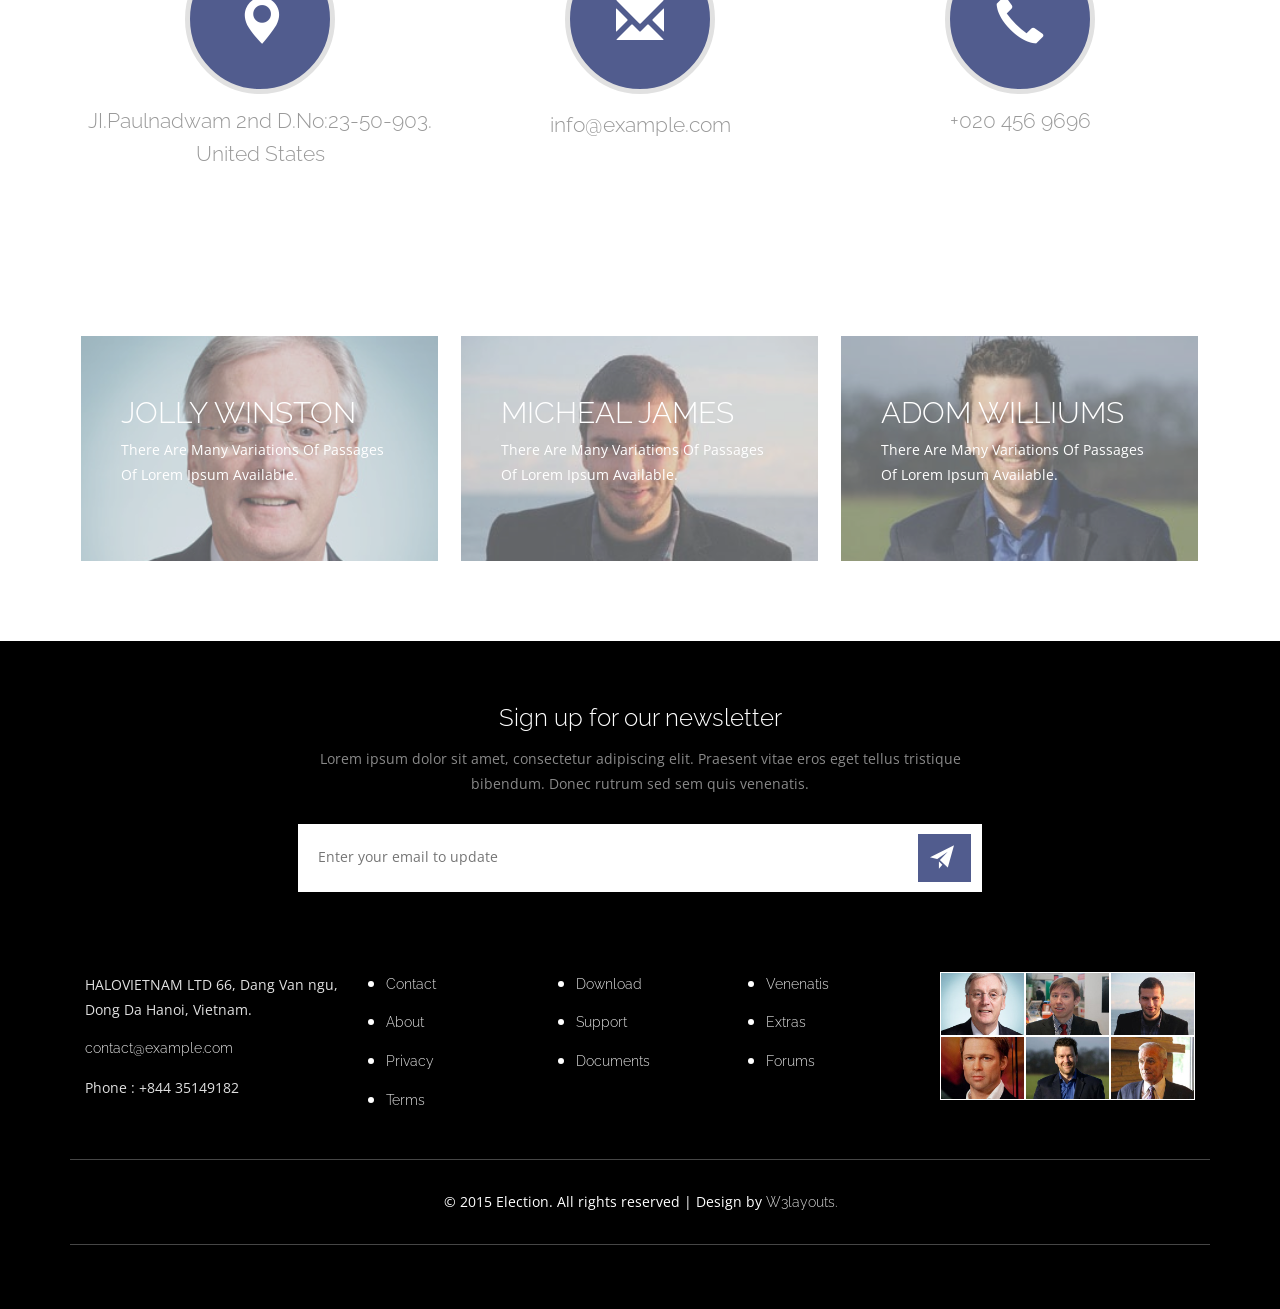
<file: Voting_System using_blockchain/1/contact.html>
<!--A Design by W3layouts
Author: W3layout
Author URL: http://w3layouts.com
License: Creative Commons Attribution 3.0 Unported
License URL: http://creativecommons.org/licenses/by/3.0/
-->
<!DOCTYPE HTML>
<html>
<head>
<title>Election a Society and People Category Flat Bootstrap Responsive Website Template | Contact :: w3layouts</title>
<!-- for-mobile-apps -->
<meta name="viewport" content="width=device-width, initial-scale=1">
<meta http-equiv="Content-Type" content="text/html; charset=utf-8" />
<meta name="keywords" content="Election Responsive web template, Bootstrap Web Templates, Flat Web Templates, Android Compatible web template, 
Smartphone Compatible web template, free webdesigns for Nokia, Samsung, LG, SonyEricsson, Motorola web design" />
<script type="application/x-javascript"> addEventListener("load", function() { setTimeout(hideURLbar, 0); }, false);
function hideURLbar(){ window.scrollTo(0,1); } </script>
<!-- //for-mobile-apps -->
<link href="css/bootstrap.css" rel='stylesheet' type='text/css' />
<link href='//fonts.googleapis.com/css?family=Raleway:400,100,200,300,500,600,700,800,900' rel='stylesheet' type='text/css'>
<link href='//fonts.googleapis.com/css?family=Open+Sans:400,300,300italic,400italic,600,600italic,700,700italic,800,800italic' rel='stylesheet' type='text/css'>
<link rel="stylesheet" type="text/css" href="css/style.css">
<!---strat-slider---->
<script type="text/javascript" src="js/jquery-1.11.1.min.js"></script>
<!---//-slider---->
</head>
<body>
<!-- header -->
	<div class="header_bg">
		<div class="container">
			<!-----start-header----->
			<div class="header">
				<div class="logo">
					<a href="index.html"><img src="images/logo1.png" alt=" " /></a>
				</div>
				<nav class="navbar navbar-default">
					<!-- Brand and toggle get grouped for better mobile display -->
					<div class="navbar-header">
					  <button type="button" class="navbar-toggle collapsed" data-toggle="collapse" data-target="#bs-example-navbar-collapse-1">
						<span class="sr-only">Toggle navigation</span>
						<span class="icon-bar"></span>
						<span class="icon-bar"></span>
						<span class="icon-bar"></span>
					  </button>
					</div>

					<!-- Collect the nav links, forms, and other content for toggling -->
					<div class="collapse navbar-collapse nav-wil" id="bs-example-navbar-collapse-1">
						<ul class="nav navbar-nav">
							<li><a href="index.html">Home</a></li>
							<li class="dropdown">
								<a href="#" class="dropdown-toggle" data-toggle="dropdown">Elections<b class="caret"></b></a>
								<ul class="dropdown-menu multi-column columns-3">
									<div class="row">
										<div class="party">
											<ul class="multi-column-dropdown">
												<li><a href="about.html">Current Elections</a></li>
												<li class="divider"></li>
												<li><a href="about.html">Past Elections</a></li>
												<li class="divider"></li>
												<li><a href="about.html">Future Elections</a></li>
											</ul>
										</div>
									</div>
								</ul>
							</li>
							<li><a href="results.html">Results</a></li>
							<li><a href="about.html">About</a></li>
							<li><a href="codes.html">Campaigns</a></li>
							<li class="act"><a href="contact.html">Contact Us</a></li>
						</ul>
					</div><!-- /.navbar-collapse -->	
					
				</nav>
			</div>
		</div>
	</div>
	<div class="header_bottom">
	</div>
<!-- //end-header -->
<!-- banner1 -->
	<div class="banner1">
		<div class="container">
			<div class="banner1-info">
				<h3>It has survived not only five centuries, but also the leap 
					into electronic typesetting, remaining essentially unchanged. It was 
					popularised in the 1960s.</h3>
			</div>
		</div>
	</div>
<!-- //banner1 -->
<!-- contact -->
	<div class="contact">
		<div class="container">
			<h3>Contact Us</h3>
			<p class="nihil">Vote For Real Government.</p>
			<div class="contact-grid">
				<div class="col-md-5 contact-left">
					<iframe src="https://www.google.com/maps/embed?pb=!1m14!1m8!1m3!1d3056.9443837127305!2d-75.7983021!3d39.9873482!3m2!1i1024!2i768!4f13.1!3m3!1m2!1s0x0000000000000000%3A0x69c9c879a1263188!2sLutheran+Church+of+the+Good+Shepherd!5e0!3m2!1sen!2sin!4v1426659332982" frameborder="0" style="border:0"></iframe>
				</div>
				<div class="col-md-7 contact-right">
					<form>
						<input type="text" placeholder="Name" required=" ">
						<input type="text" placeholder="Email Address" required=" ">
						<input type="text" placeholder="Phone Number" required=" ">
						<input type="text" placeholder="Subject" required=" ">
						<div class="clearfix"> </div>
						<textarea placeholder="Type Your Text Here...." required=" "></textarea>
						<input type="submit" value="Submit">
						<input type="reset" value="Clear">
					</form>
				</div>
				<div class="clearfix"> </div>
			</div>
		</div>
	</div>
	<div class="contact-bottom">
		<div class="container">
			<div class="contact-bottom-grids">
				<p>But I must explain to you how all this mistaken idea of denouncing 
					pleasure and praising pain was born and I will give you a complete 
					account of the system, and expound the actual teachings of the great 
					explorer of the truth, the master-builder of human happiness. 
					No one rejects, dislikes, or avoids pleasure itself, because it is pleasure, 
					but because those who do not know how to pursue pleasure rationally 
					encounter consequences that are extremely painful.</p>
				<div class="col-md-4 contact-bottom-grid">
					<div class="dot">
						<span class="glyphicon glyphicon-map-marker" aria-hidden="true"></span>
					</div>
					<h4>JI.Paulnadwam 2nd D.No:23-50-903.<span>United States</span></h4>
				</div>
				<div class="col-md-4 contact-bottom-grid">
					<div class="dot">
						<span class="glyphicon glyphicon-envelope" aria-hidden="true"></span>
					</div>
					<a href="mailto:info@example.com">info@example.com</a>
				</div>
				<div class="col-md-4 contact-bottom-grid">
					<div class="dot">
						<span class="glyphicon glyphicon-earphone" aria-hidden="true"></span>
					</div>
					<h4>+020 456 9696</h4>
				</div>
				<div class="clearfix"> </div>
			</div>
		</div>
	</div>
<!-- //contact -->
<!-- footer-top -->
	<div class="footer-top">
		<div class="container">
			<div class="footer-grids">
				<figure class="effect-winston">
					<img src="images/1.jpg" alt="" class="img-responsive one" />
					<figcaption> 
						<h2>Jolly <span>Winston</span></h2>
						<p>There are many variations of passages of Lorem Ipsum available.</p>
						<ul class="social_icons">
							<li><a href="#" class="f1"></a></li>
							<li><a href="#" class="f2"></a></li>
							<li><a href="#" class="f3"></a></li>
						</ul>
					</figcaption>			
				</figure>
				<figure class="effect-winston">
					<img src="images/3.jpg" alt="" class="img-responsive one" />
					<figcaption>
						<h2>Micheal <span>James</span></h2>
						<p>There are many variations of passages of Lorem Ipsum available.</p>
						<ul class="social_icons">
							<li><a href="#" class="f1"></a></li>
							<li><a href="#" class="f2"></a></li>
							<li><a href="#" class="f3"></a></li>
						</ul>
					</figcaption>			
				</figure>
				<figure class="effect-winston">
					<img src="images/5.jpg" alt="" class="img-responsive one" />
					<figcaption>
						<h2>Adom <span>Williums</span></h2>
						<p>There are many variations of passages of Lorem Ipsum available.</p>
						<ul class="social_icons">
							<li><a href="#" class="f1"></a></li>
							<li><a href="#" class="f2"></a></li>
							<li><a href="#" class="f3"></a></li>
						</ul>
					</figcaption>			
				</figure>
			</div>
		</div>
	</div>
<!-- //footer-top -->
<!-- footer -->
	<div class="footer">
		<div class="container">
			<h3>Sign up for our newsletter</h3>
			<p class="para">Lorem ipsum dolor sit amet, consectetur adipiscing elit. Praesent vitae eros eget tellus 
				tristique bibendum. Donec rutrum sed sem quis venenatis.</p>
			<div class="footer-contact">
				<form>
					<input type="text" placeholder="Enter your email to update" required=" ">
					<input type="submit" value="">
				</form>
			</div>
			<div class="footer-grids">
				<div class="col-md-3 footer-grid">
					<p>HALOVIETNAM LTD
						66, Dang Van ngu, Dong Da
						Hanoi, Vietnam.
					<a href="mailto:info@example.com">contact@example.com</a>
					<p>Phone : +844 35149182</p>
				</div>
				<div class="col-md-2 footer-grid">
					<ul>
						<li><a href="contact.html">Contact</a></li>
						<li><a href="about.html">About</a></li>
						<li><a href="#">Privacy</a></li>
						<li><a href="#">Terms</a></li>
					</ul>
				</div>
				<div class="col-md-2 footer-grid">
					<ul>
						<li><a href="#">Download</a></li>
						<li><a href="#">Support</a></li>
						<li><a href="#">Documents</a></li>
					</ul>
				</div>
				<div class="col-md-2 footer-grid">
					<ul>
						<li><a href="#">Venenatis</a></li>
						<li><a href="#">Extras</a></li>
						<li><a href="#">Forums</a></li>
					</ul>
				</div>
				<div class="col-md-3 footer-grid">
					<div class="footer-grid-left">
						<a href="#"><img src="images/1.jpg" alt=" " class="img-responsve" /></a>
					</div>
					<div class="footer-grid-left">
						<a href="#"><img src="images/2.jpg" alt=" " class="img-responsve" /></a>
					</div>
					<div class="footer-grid-left">
						<a href="#"><img src="images/3.jpg" alt=" " class="img-responsve" /></a>
					</div>
					<div class="footer-grid-left">
						<a href="#"><img src="images/4.jpg" alt=" " class="img-responsve" /></a>
					</div>
					<div class="footer-grid-left">
						<a href="#"><img src="images/5.jpg" alt=" " class="img-responsve" /></a>
					</div>
					<div class="footer-grid-left">
						<a href="#"><img src="images/p1.jpg" alt=" " class="img-responsve" /></a>
					</div>
					<div class="clearfix"> </div>
				</div>
				<div class="clearfix"> </div>
			</div>
			<div class="footer-copy">
				<p>&copy 2015 Election. All rights reserved | Design by <a href="http://w3layouts.com">W3layouts.</a></p>
			</div>
		</div>
	</div>
<!-- //footer -->
		<!-- scroll_top_btn -->
		<script type="text/javascript" src="js/move-top.js"></script>
		<script type="text/javascript" src="js/easing.js"></script>
	    <script type="text/javascript">
			$(document).ready(function() {
			
				var defaults = {
		  			containerID: 'toTop', // fading element id
					containerHoverID: 'toTopHover', // fading element hover id
					scrollSpeed: 1200,
					easingType: 'linear' 
		 		};
				
				
				$().UItoTop({ easingType: 'easeOutQuart' });
				
			});
		</script>
		 <a href="#" id="toTop" style="display: block;"><span id="toTopHover" style="opacity: 1;"></span></a>
		<!--end scroll_top_btn -->
<!-- for bootstrap working -->
	 <script type="text/javascript" src="js/bootstrap-3.1.1.min.js"></script>
<!-- //for bootstrap working -->
</body>
</html>
</file>
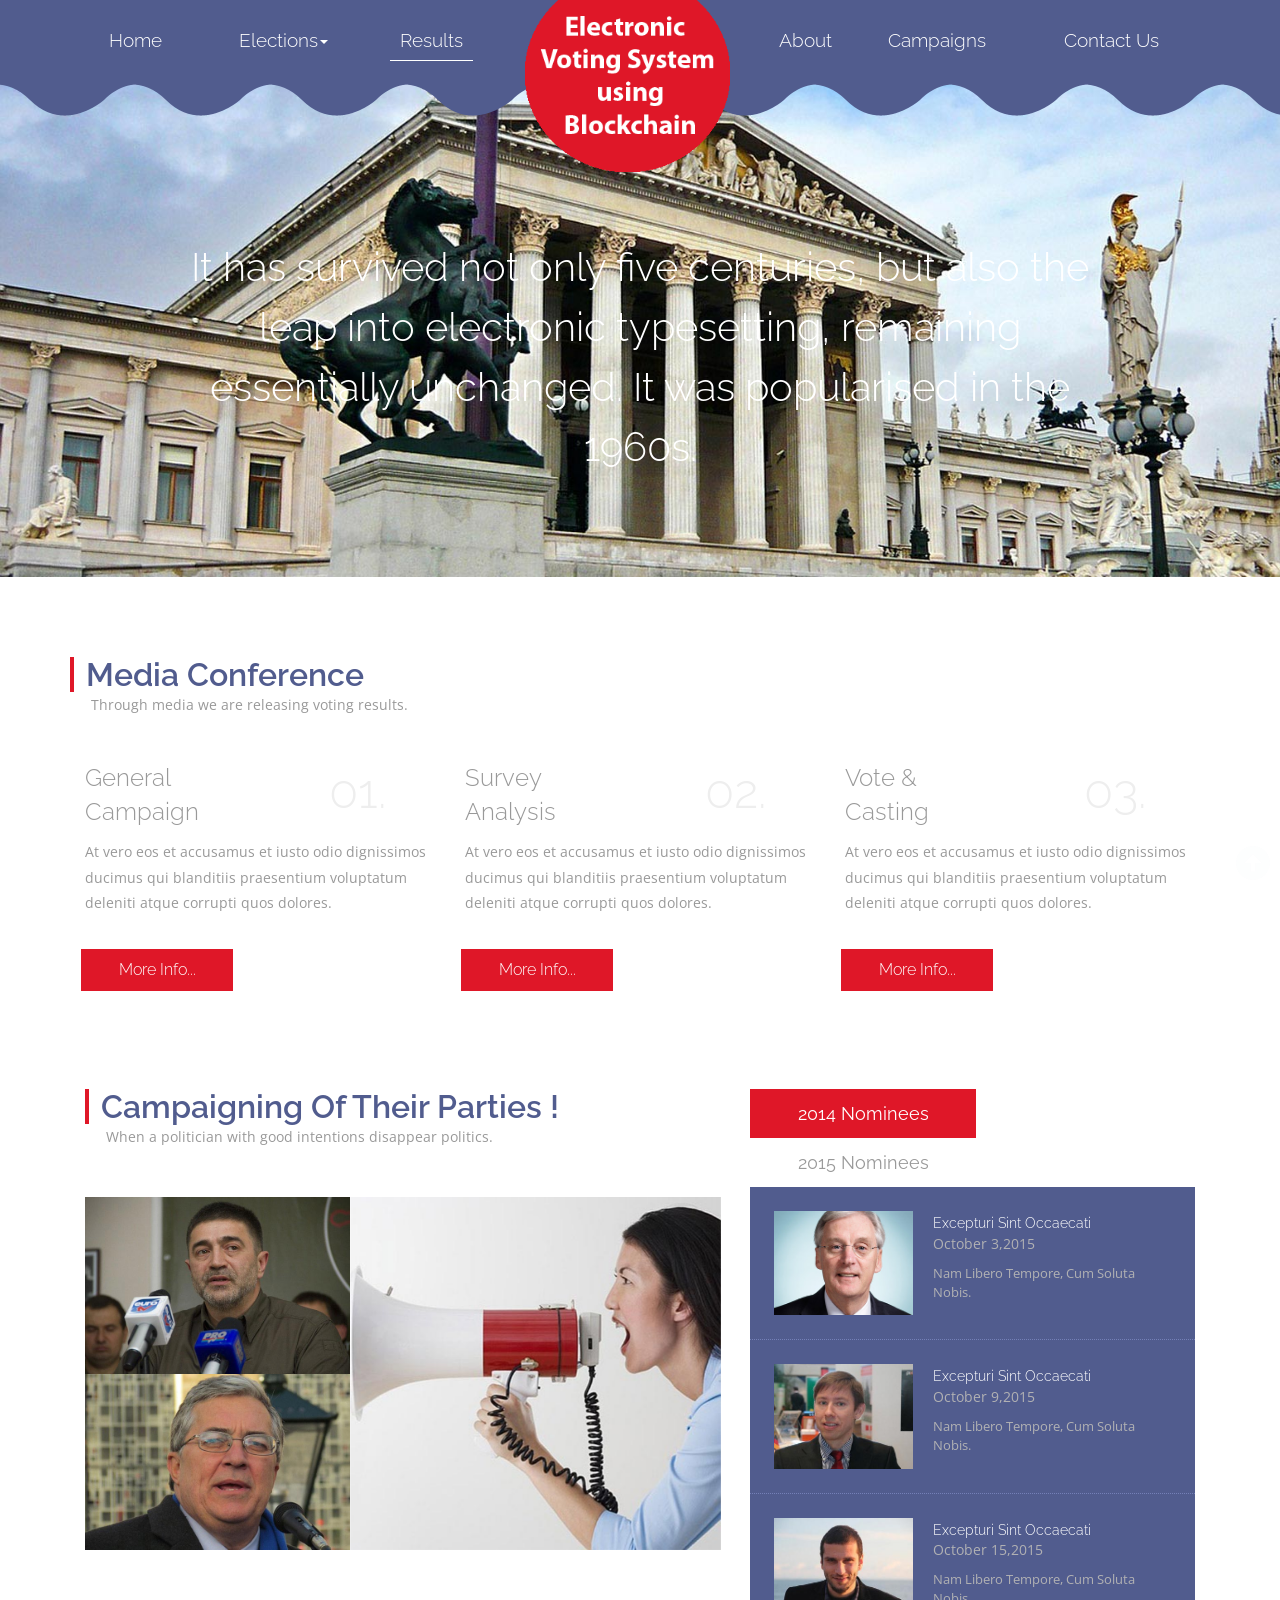
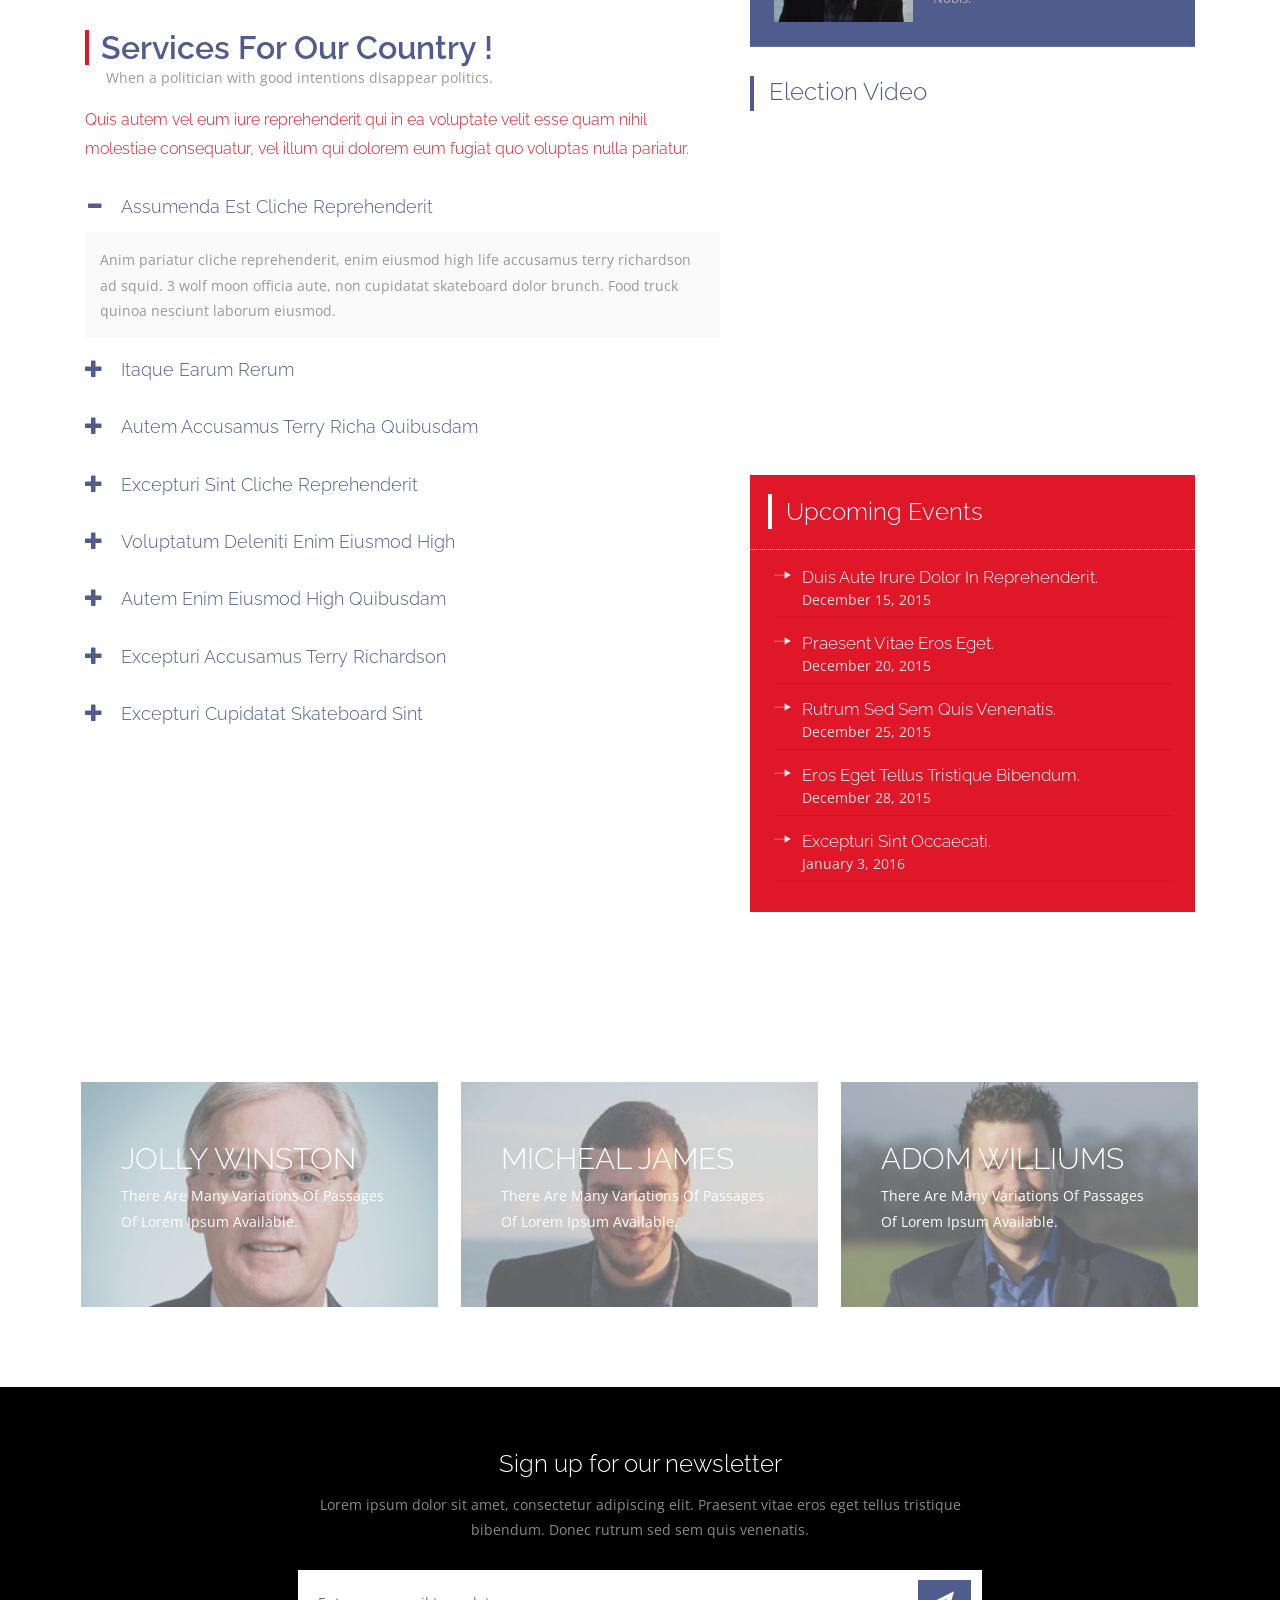
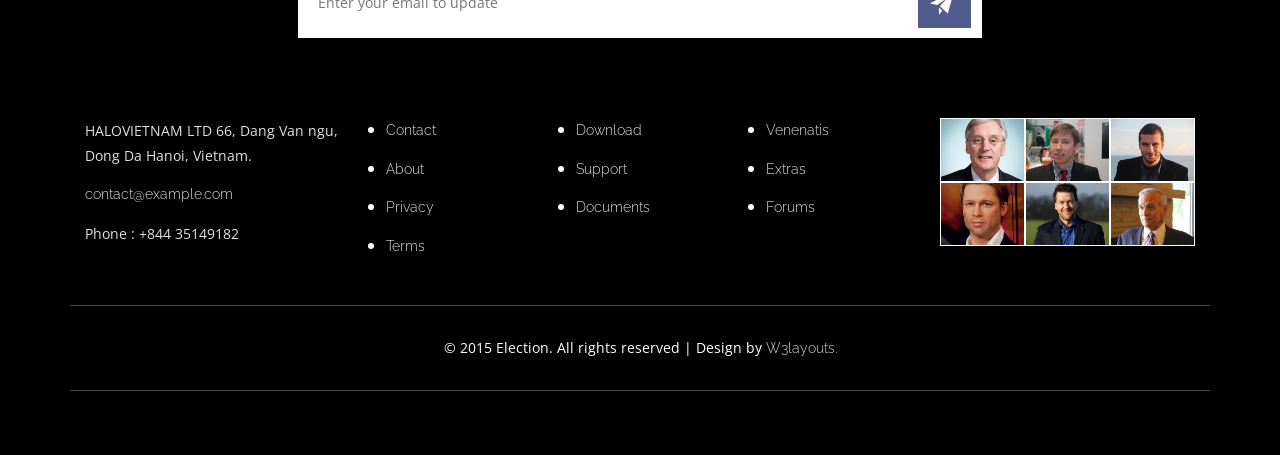
<file: Voting_System using_blockchain/1/results.html>
<!--A Design by W3layouts
Author: W3layout
Author URL: http://w3layouts.com
License: Creative Commons Attribution 3.0 Unported
License URL: http://creativecommons.org/licenses/by/3.0/
-->
<!DOCTYPE HTML>
<html>
<head>
<title>Election a Society and People Category Flat Bootstrap Responsive Website Template | Results :: w3layouts</title>
<!-- for-mobile-apps -->
<meta name="viewport" content="width=device-width, initial-scale=1">
<meta http-equiv="Content-Type" content="text/html; charset=utf-8" />
<meta name="keywords" content="Election Responsive web template, Bootstrap Web Templates, Flat Web Templates, Android Compatible web template, 
Smartphone Compatible web template, free webdesigns for Nokia, Samsung, LG, SonyEricsson, Motorola web design" />
<script type="application/x-javascript"> addEventListener("load", function() { setTimeout(hideURLbar, 0); }, false);
function hideURLbar(){ window.scrollTo(0,1); } </script>
<!-- //for-mobile-apps -->
<link href="css/bootstrap.css" rel='stylesheet' type='text/css' />
<link href='//fonts.googleapis.com/css?family=Raleway:400,100,200,300,500,600,700,800,900' rel='stylesheet' type='text/css'>
<link href='//fonts.googleapis.com/css?family=Open+Sans:400,300,300italic,400italic,600,600italic,700,700italic,800,800italic' rel='stylesheet' type='text/css'>
<link rel="stylesheet" type="text/css" href="css/style.css">
<!---strat-slider---->
<script type="text/javascript" src="js/jquery-1.11.1.min.js"></script>
<!---//-slider---->
</head>
<body>
<!-- header -->
	<div class="header_bg">
		<div class="container">
			<!-----start-header----->
			<div class="header">
				<div class="logo">
					<a href="index.html"><img src="images/logo1.png" alt=" " /></a>
				</div>
				<nav class="navbar navbar-default">
					<!-- Brand and toggle get grouped for better mobile display -->
					<div class="navbar-header">
					  <button type="button" class="navbar-toggle collapsed" data-toggle="collapse" data-target="#bs-example-navbar-collapse-1">
						<span class="sr-only">Toggle navigation</span>
						<span class="icon-bar"></span>
						<span class="icon-bar"></span>
						<span class="icon-bar"></span>
					  </button>
					</div>

					<!-- Collect the nav links, forms, and other content for toggling -->
					<div class="collapse navbar-collapse nav-wil" id="bs-example-navbar-collapse-1">
						<ul class="nav navbar-nav">
							<li><a href="index.html">Home</a></li>
							<li class="dropdown">
								<a href="#" class="dropdown-toggle" data-toggle="dropdown">Elections<b class="caret"></b></a>
								<ul class="dropdown-menu multi-column columns-3">
									<div class="row">
										<div class="party">
											<ul class="multi-column-dropdown">
												<li><a href="about.html">Current Elections</a></li>
												<li class="divider"></li>
												<li><a href="about.html">Past Elections</a></li>
												<li class="divider"></li>
												<li><a href="about.html">Future Elections</a></li>
											</ul>
										</div>
									</div>
								</ul>
							</li>
							<li class="act"><a href="results.html">Results</a></li>
							<li><a href="about.html">About</a></li>
							<li><a href="codes.html">Campaigns</a></li>
							<li><a href="contact.html">Contact Us</a></li>
						</ul>
					</div><!-- /.navbar-collapse -->	
					
				</nav>
			</div>
		</div>
	</div>
	<div class="header_bottom">
	</div>
<!-- //end-header -->
<!-- banner1 -->
	<div class="banner1">
		<div class="container">
			<div class="banner1-info">
				<h3>It has survived not only five centuries, but also the leap 
					into electronic typesetting, remaining essentially unchanged. It was 
					popularised in the 1960s.</h3>
			</div>
		</div>
	</div>
<!-- //banner1 -->
<!-- conference -->
	<div class="conference">
		<div class="container">
			<h3>Media Conference</h3>
			<p class="nihil">Through media we are releasing voting results.</p>
			<div class="conference-grids">
				<div class="col-md-4 conference-grid">
					<div class="conference-grid-left">
						<h4>General <span>Campaign</span></h4>
					</div>
					<div class="conference-grid-right">
						<h5>01.</h5>
					</div>
					<div class="clearfix"> </div>
					<p>At vero eos et accusamus et iusto odio dignissimos ducimus qui 
						blanditiis praesentium voluptatum deleniti atque corrupti quos dolores.</p>
					<div class="more">
						<a href="single.html" class="type-1">
							<span> More Info... </span>
							<span> More Info... </span>
						</a>
					</div>
				</div>
				<div class="col-md-4 conference-grid">
					<div class="conference-grid-left">
						<h4>Survey <span>Analysis</span></h4>
					</div>
					<div class="conference-grid-right">
						<h5>02.</h5>
					</div>
					<div class="clearfix"> </div>
					<p>At vero eos et accusamus et iusto odio dignissimos ducimus qui 
						blanditiis praesentium voluptatum deleniti atque corrupti quos dolores.</p>
					<div class="more">
						<a href="single.html" class="type-1">
							<span> More Info... </span>
							<span> More Info... </span>
						</a>
					</div>
				</div>
				<div class="col-md-4 conference-grid">
					<div class="conference-grid-left">
						<h4>Vote & <span>Casting</span></h4>
					</div>
					<div class="conference-grid-right">
						<h5>03.</h5>
					</div>
					<div class="clearfix"> </div>
					<p>At vero eos et accusamus et iusto odio dignissimos ducimus qui 
						blanditiis praesentium voluptatum deleniti atque corrupti quos dolores.</p>
					<div class="more">
						<a href="single.html" class="type-1">
							<span> More Info... </span>
							<span> More Info... </span>
						</a>
					</div>
				</div>
				<div class="clearfix"> </div>
			</div>
		</div>
	</div>
	<!-- body_grids -->
	<div class="wlcome">
		<div class="container">
			<div class="wlcome-grids">
				<div class="col-md-7 wlcome-grid-left">
					<div class="gallery">
						<h3>Campaigning of their Parties !</h3>
						<p class="nihil">When a politician with good intentions disappear politics.</p>
						<div class="gallery-grids">
							<div class="col-md-5 gallery-grid">
								<ul class="demo-3">
									<li>
										<figure>
											<img src="images/7.jpg" alt="" class="img-responsive" />
											<figcaption>
												<h2>This is a cool title!</h2>
												<p>Lorem ipsum dolor sit amet, consectetur adipiscing elit, sed do eiusmod tempor incididunt ut labore</p>
											</figcaption>
										</figure>
									</li>
								</ul>
								<ul class="demo-3">
									<li>
										<figure>
											<img src="images/9.jpg" alt="" class="img-responsive" />
											<figcaption>
												<h2>This is a cool title!</h2>
												<p>Lorem ipsum dolor sit amet, consectetur adipiscing elit, sed do eiusmod tempor incididunt ut labore</p>
											</figcaption>
										</figure>
									</li>
								</ul>
							</div>
							<div class="col-md-7 gallery-grid">
								<ul class="demo-3 demo-3sub">
									<li>
										<figure>
											<img src="images/8.jpg" alt="" class="img-responsive" />
											<figcaption class="sub">
												<h2>This is a cool title!</h2>
												<p>Lorem ipsum dolor sit amet, consectetur adipiscing elit,velit esse quam nihil molestiae consequatur, vel illum qui dolorem sed do eiusmod tempor incididunt ut labore</p>
											</figcaption>
										</figure>
									</li>
								</ul>
							</div>
							<div class="clearfix"> </div>
						</div>
					</div>
					<div class="services services1">
						<h2>Services For Our Country !</h2>
						<p class="nihil">When a politician with good intentions disappear politics.</p>
						<h5>Quis autem vel eum iure reprehenderit qui in ea voluptate 
							velit esse quam nihil molestiae consequatur, vel illum qui dolorem 
							eum fugiat quo voluptas nulla pariatur.</h5>
						<div class="banner-bottom-video-grid-left">
							<div class="panel-group" id="accordion" role="tablist" aria-multiselectable="true">
							  <div class="panel panel-default">
								<div class="panel-heading" role="tab" id="headingOne">
								  <h4 class="panel-title">
									<a class="pa_italic" role="button" data-toggle="collapse" data-parent="#accordion" href="#collapseOne" aria-expanded="true" aria-controls="collapseOne">
									  <span class="glyphicon glyphicon-plus" aria-hidden="true"></span><i class="glyphicon glyphicon-minus" aria-hidden="true"></i>assumenda est cliche reprehenderit
									</a>
								  </h4>
								</div>
								<div id="collapseOne" class="panel-collapse collapse in" role="tabpanel" aria-labelledby="headingOne">
								  <div class="panel-body">
									Anim pariatur cliche reprehenderit, enim eiusmod high life accusamus terry richardson ad squid. 3 wolf moon officia aute, non cupidatat skateboard dolor brunch. Food truck quinoa nesciunt laborum eiusmod.
								  </div>
								</div>
							  </div>
							  <div class="panel panel-default">
								<div class="panel-heading" role="tab" id="headingTwo">
								  <h4 class="panel-title">
									<a class="pa_italic collapsed" role="button" data-toggle="collapse" data-parent="#accordion" href="#collapseTwo" aria-expanded="false" aria-controls="collapseTwo">
									  <span class="glyphicon glyphicon-plus" aria-hidden="true"></span><i class="glyphicon glyphicon-minus" aria-hidden="true"></i>Itaque earum rerum
									</a>
								  </h4>
								</div>
								<div id="collapseTwo" class="panel-collapse collapse" role="tabpanel" aria-labelledby="headingTwo">
								   <div class="panel-body">
									Anim pariatur cliche reprehenderit, enim eiusmod high life accusamus terry richardson ad squid. 3 wolf moon officia aute, non cupidatat skateboard dolor brunch. Food truck quinoa nesciunt laborum eiusmod.
								  </div>
								</div>
							  </div>
							  <div class="panel panel-default">
								<div class="panel-heading" role="tab" id="headingThree">
								  <h4 class="panel-title">
									<a class="pa_italic collapsed" role="button" data-toggle="collapse" data-parent="#accordion" href="#collapseThree" aria-expanded="false" aria-controls="collapseThree">
									  <span class="glyphicon glyphicon-plus" aria-hidden="true"></span><i class="glyphicon glyphicon-minus" aria-hidden="true"></i>autem accusamus terry richa quibusdam
									</a>
								  </h4>
								</div>
								<div id="collapseThree" class="panel-collapse collapse" role="tabpanel" aria-labelledby="headingThree">
								   <div class="panel-body">
									Anim pariatur cliche reprehenderit, enim eiusmod high life accusamus terry richardson ad squid. 3 wolf moon officia aute, non cupidatat skateboard dolor brunch. Food truck quinoa nesciunt laborum eiusmod.
								  </div>
								</div>
							  </div>
							  <div class="panel panel-default">
								<div class="panel-heading" role="tab" id="headingFour">
								  <h4 class="panel-title">
									<a class="pa_italic collapsed" role="button" data-toggle="collapse" data-parent="#accordion" href="#collapseFour" aria-expanded="false" aria-controls="collapseFour">
									  <span class="glyphicon glyphicon-plus" aria-hidden="true"></span><i class="glyphicon glyphicon-minus" aria-hidden="true"></i>excepturi sint cliche reprehenderit
									</a>
								  </h4>
								</div>
								<div id="collapseFour" class="panel-collapse collapse" role="tabpanel" aria-labelledby="headingFour">
								   <div class="panel-body">
									Anim pariatur cliche reprehenderit, enim eiusmod high life accusamus terry richardson ad squid. 3 wolf moon officia aute, non cupidatat skateboard dolor brunch. Food truck quinoa nesciunt laborum eiusmod.
								  </div>
								</div>
							  </div>
							   <div class="panel panel-default">
								<div class="panel-heading" role="tab" id="headingFive">
								  <h4 class="panel-title">
									<a class="pa_italic collapsed" role="button" data-toggle="collapse" data-parent="#accordion" href="#collapseFive" aria-expanded="false" aria-controls="collapseFive">
									  <span class="glyphicon glyphicon-plus" aria-hidden="true"></span><i class="glyphicon glyphicon-minus" aria-hidden="true"></i>voluptatum deleniti enim eiusmod high
									</a>
								  </h4>
								</div>
								<div id="collapseFive" class="panel-collapse collapse" role="tabpanel" aria-labelledby="headingFive">
								   <div class="panel-body">
									Anim pariatur cliche reprehenderit, enim eiusmod high life accusamus terry richardson ad squid. 3 wolf moon officia aute, non cupidatat skateboard dolor brunch. Food truck quinoa nesciunt laborum eiusmod.
								  </div>
								</div>
							  </div>
							   <div class="panel panel-default">
								<div class="panel-heading" role="tab" id="headingSix">
								  <h4 class="panel-title">
									<a class="pa_italic collapsed" role="button" data-toggle="collapse" data-parent="#accordion" href="#collapseSix" aria-expanded="false" aria-controls="collapseSix">
									  <span class="glyphicon glyphicon-plus" aria-hidden="true"></span><i class="glyphicon glyphicon-minus" aria-hidden="true"></i>autem enim eiusmod high quibusdam
									</a>
								  </h4>
								</div>
								<div id="collapseSix" class="panel-collapse collapse" role="tabpanel" aria-labelledby="headingSix">
								   <div class="panel-body">
									Anim pariatur cliche reprehenderit, enim eiusmod high life accusamus terry richardson ad squid. 3 wolf moon officia aute, non cupidatat skateboard dolor brunch. Food truck quinoa nesciunt laborum eiusmod.
								  </div>
								</div>
							  </div>
							  <div class="panel panel-default">
								<div class="panel-heading" role="tab" id="headingSeven">
								  <h4 class="panel-title">
									<a class="pa_italic collapsed" role="button" data-toggle="collapse" data-parent="#accordion" href="#collapseSeven" aria-expanded="false" aria-controls="collapseSeven">
									  <span class="glyphicon glyphicon-plus" aria-hidden="true"></span><i class="glyphicon glyphicon-minus" aria-hidden="true"></i>excepturi accusamus terry richardson
									</a>
								  </h4>
								</div>
								<div id="collapseSeven" class="panel-collapse collapse" role="tabpanel" aria-labelledby="headingSeven">
								   <div class="panel-body">
									Anim pariatur cliche reprehenderit, enim eiusmod high life accusamus terry richardson ad squid. 3 wolf moon officia aute, non cupidatat skateboard dolor brunch. Food truck quinoa nesciunt laborum eiusmod.
								  </div>
								</div>
							  </div>
							  <div class="panel panel-default">
								<div class="panel-heading" role="tab" id="headingEight">
								  <h4 class="panel-title">
									<a class="pa_italic collapsed" role="button" data-toggle="collapse" data-parent="#accordion" href="#collapseEight" aria-expanded="false" aria-controls="collapseEight">
									  <span class="glyphicon glyphicon-plus" aria-hidden="true"></span><i class="glyphicon glyphicon-minus" aria-hidden="true"></i>excepturi cupidatat skateboard sint
									</a>
								  </h4>
								</div>
								<div id="collapseEight" class="panel-collapse collapse" role="tabpanel" aria-labelledby="headingEight">
								   <div class="panel-body">
									Anim pariatur cliche reprehenderit, enim eiusmod high life accusamus terry richardson ad squid. 3 wolf moon officia aute, non cupidatat skateboard dolor brunch. Food truck quinoa nesciunt laborum eiusmod.
								  </div>
								</div>
							  </div>
							</div>
						</div>
					</div>
				</div>
				<div class="col-md-5 wlcome-grid-right">
					<div class="sap_tabs">	
						<div id="horizontalTab" style="display: block; width: 100%; margin: 0px;">
							  <ul class="resp-tabs-list">
								  <li class="resp-tab-item grid1 resp-tab-active" aria-controls="tab_item-0" role="tab"><span>2014 Nominees</span></li>
								  <li class="resp-tab-item grid2" aria-controls="tab_item-1" role="tab"><span>2015 Nominees</span></li>
								  <div class="clear"></div>
							  </ul>				  	 
								<div class="resp-tabs-container">
									<div class="tab-1 resp-tab-content" aria-labelledby="tab_item-0">
										<div class="facts">
										  <div class="tab_list">
											<img src="images/1.jpg" alt=" " class="img-responsive">
										  </div>
										  <div class="tab_list1">
											<a href="#">excepturi sint occaecati</a>
											<p>October 3,2015 <span>Nam libero tempore, cum soluta nobis.</span></p>
										  </div>
										  <div class="clearfix"> </div>
										</div>
										<div class="facts">
										   <div class="tab_list">
												<img src="images/2.jpg" alt=" " class="img-responsive">
										  </div>
										  <div class="tab_list1">
											<a href="#">excepturi sint occaecati</a>
											<p>October 9,2015<span>Nam libero tempore, cum soluta nobis.</span></p>
										  </div>
										  <div class="clearfix"> </div>
										</div>
										<div class="facts">
										   <div class="tab_list">
												<img src="images/3.jpg" alt=" " class="img-responsive">
										  </div>
										  <div class="tab_list1">
											<a href="#">excepturi sint occaecati</a>
											<p>October 15,2015<span>Nam libero tempore, cum soluta nobis.</span></p>
										  </div>
										  <div class="clearfix"> </div>
										</div>
									</div>
									<div class="tab-1 resp-tab-content" aria-labelledby="tab_item-1">
										<div class="facts">
										  <div class="tab_list">
												<img src="images/4.jpg" alt=" " class="img-responsive">
										  </div>
										  <div class="tab_list1">
											<a href="#">excepturi sint occaecati</a>
											<p>October 23,2015<span>Nam libero tempore, cum soluta nobis.</span></p>
										  </div>
										  <div class="clearfix"> </div>
										</div>
										<div class="facts">
										   <div class="tab_list">
												<img src="images/1.jpg" alt=" " class="img-responsive">
										  </div>
										  <div class="tab_list1">
											<a href="#">excepturi sint occaecati</a>
											<p>October 28,2015<span>Nam libero tempore, cum soluta nobis.</span></p>
										  </div>
										  <div class="clearfix"> </div>
										</div>
										<div class="facts">
										   <div class="tab_list">
												<img src="images/2.jpg" alt=" " class="img-responsive">
										  </div>
										  <div class="tab_list1">
											<a href="#">excepturi sint occaecati</a>
											<p>October 31,2015<span>Nam libero tempore, cum soluta nobis.</span></p>
										  </div>
										  <div class="clearfix"> </div>
										</div>
									</div>
								</div>
							 <script src="js/easyResponsiveTabs.js" type="text/javascript"></script>
								<script type="text/javascript">
									$(document).ready(function () {
										$('#horizontalTab').easyResponsiveTabs({
											type: 'default', //Types: default, vertical, accordion           
											width: 'auto', //auto or any width like 600px
											fit: true   // 100% fit in a container
										});
									});
								   </script>
						</div>
					</div>
					<div class="video">
						<h4>Election Video</h4>
						<iframe src="https://player.vimeo.com/video/61220793?color=ffffff&title=0&byline=0&portrait=0" width="500" height="281" frameborder="0" webkitallowfullscreen mozallowfullscreen allowfullscreen></iframe>
					</div>
					<div class="upcoming">
						<h4>Upcoming Events</h4>
						<ul>
							<li><a href="#">Duis aute irure dolor in reprehenderit.</a><span>December 15, 2015</span></li>
							<li><a href="#">Praesent vitae eros eget.</a><span>December 20, 2015</span></li>
							<li><a href="#">rutrum sed sem quis venenatis.</a><span>December 25, 2015</span></li>
							<li><a href="#">eros eget tellus tristique bibendum.</a><span>December 28, 2015</span></li>
							<li><a href="#">excepturi sint occaecati.</a><span>January 3, 2016</span></li>
						</ul>
					</div>
				</div>
				<div class="clearfix"> </div>
			</div>
		</div>
	</div>
<!-- //conference -->
<!-- footer-top -->
	<div class="footer-top">
		<div class="container">
			<div class="footer-grids">
				<figure class="effect-winston">
					<img src="images/1.jpg" alt="" class="img-responsive one" />
					<figcaption> 
						<h2>Jolly <span>Winston</span></h2>
						<p>There are many variations of passages of Lorem Ipsum available.</p>
						<ul class="social_icons">
							<li><a href="#" class="f1"></a></li>
							<li><a href="#" class="f2"></a></li>
							<li><a href="#" class="f3"></a></li>
						</ul>
					</figcaption>			
				</figure>
				<figure class="effect-winston">
					<img src="images/3.jpg" alt="" class="img-responsive one" />
					<figcaption>
						<h2>Micheal <span>James</span></h2>
						<p>There are many variations of passages of Lorem Ipsum available.</p>
						<ul class="social_icons">
							<li><a href="#" class="f1"></a></li>
							<li><a href="#" class="f2"></a></li>
							<li><a href="#" class="f3"></a></li>
						</ul>
					</figcaption>			
				</figure>
				<figure class="effect-winston">
					<img src="images/5.jpg" alt="" class="img-responsive one" />
					<figcaption>
						<h2>Adom <span>Williums</span></h2>
						<p>There are many variations of passages of Lorem Ipsum available.</p>
						<ul class="social_icons">
							<li><a href="#" class="f1"></a></li>
							<li><a href="#" class="f2"></a></li>
							<li><a href="#" class="f3"></a></li>
						</ul>
					</figcaption>			
				</figure>
			</div>
		</div>
	</div>
<!-- //footer-top -->
<!-- footer -->
	<div class="footer">
		<div class="container">
			<h3>Sign up for our newsletter</h3>
			<p class="para">Lorem ipsum dolor sit amet, consectetur adipiscing elit. Praesent vitae eros eget tellus 
				tristique bibendum. Donec rutrum sed sem quis venenatis.</p>
			<div class="footer-contact">
				<form>
					<input type="text" placeholder="Enter your email to update" required=" ">
					<input type="submit" value="">
				</form>
			</div>
			<div class="footer-grids">
				<div class="col-md-3 footer-grid">
					<p>HALOVIETNAM LTD
						66, Dang Van ngu, Dong Da
						Hanoi, Vietnam.
					<a href="mailto:info@example.com">contact@example.com</a>
					<p>Phone : +844 35149182</p>
				</div>
				<div class="col-md-2 footer-grid">
					<ul>
						<li><a href="contact.html">Contact</a></li>
						<li><a href="about.html">About</a></li>
						<li><a href="#">Privacy</a></li>
						<li><a href="#">Terms</a></li>
					</ul>
				</div>
				<div class="col-md-2 footer-grid">
					<ul>
						<li><a href="#">Download</a></li>
						<li><a href="#">Support</a></li>
						<li><a href="#">Documents</a></li>
					</ul>
				</div>
				<div class="col-md-2 footer-grid">
					<ul>
						<li><a href="#">Venenatis</a></li>
						<li><a href="#">Extras</a></li>
						<li><a href="#">Forums</a></li>
					</ul>
				</div>
				<div class="col-md-3 footer-grid">
					<div class="footer-grid-left">
						<a href="#"><img src="images/1.jpg" alt=" " class="img-responsve" /></a>
					</div>
					<div class="footer-grid-left">
						<a href="#"><img src="images/2.jpg" alt=" " class="img-responsve" /></a>
					</div>
					<div class="footer-grid-left">
						<a href="#"><img src="images/3.jpg" alt=" " class="img-responsve" /></a>
					</div>
					<div class="footer-grid-left">
						<a href="#"><img src="images/4.jpg" alt=" " class="img-responsve" /></a>
					</div>
					<div class="footer-grid-left">
						<a href="#"><img src="images/5.jpg" alt=" " class="img-responsve" /></a>
					</div>
					<div class="footer-grid-left">
						<a href="#"><img src="images/p1.jpg" alt=" " class="img-responsve" /></a>
					</div>
					<div class="clearfix"> </div>
				</div>
				<div class="clearfix"> </div>
			</div>
			<div class="footer-copy">
				<p>&copy 2015 Election. All rights reserved | Design by <a href="http://w3layouts.com">W3layouts.</a></p>
			</div>
		</div>
	</div>
<!-- //footer -->
		<!-- scroll_top_btn -->
		<script type="text/javascript" src="js/move-top.js"></script>
		<script type="text/javascript" src="js/easing.js"></script>
	    <script type="text/javascript">
			$(document).ready(function() {
			
				var defaults = {
		  			containerID: 'toTop', // fading element id
					containerHoverID: 'toTopHover', // fading element hover id
					scrollSpeed: 1200,
					easingType: 'linear' 
		 		};
				
				
				$().UItoTop({ easingType: 'easeOutQuart' });
				
			});
		</script>
		 <a href="#" id="toTop" style="display: block;"><span id="toTopHover" style="opacity: 1;"></span></a>
		<!--end scroll_top_btn -->
<!-- for bootstrap working -->
	 <script type="text/javascript" src="js/bootstrap-3.1.1.min.js"></script>
<!-- //for bootstrap working -->
</body>
</html>
</file>
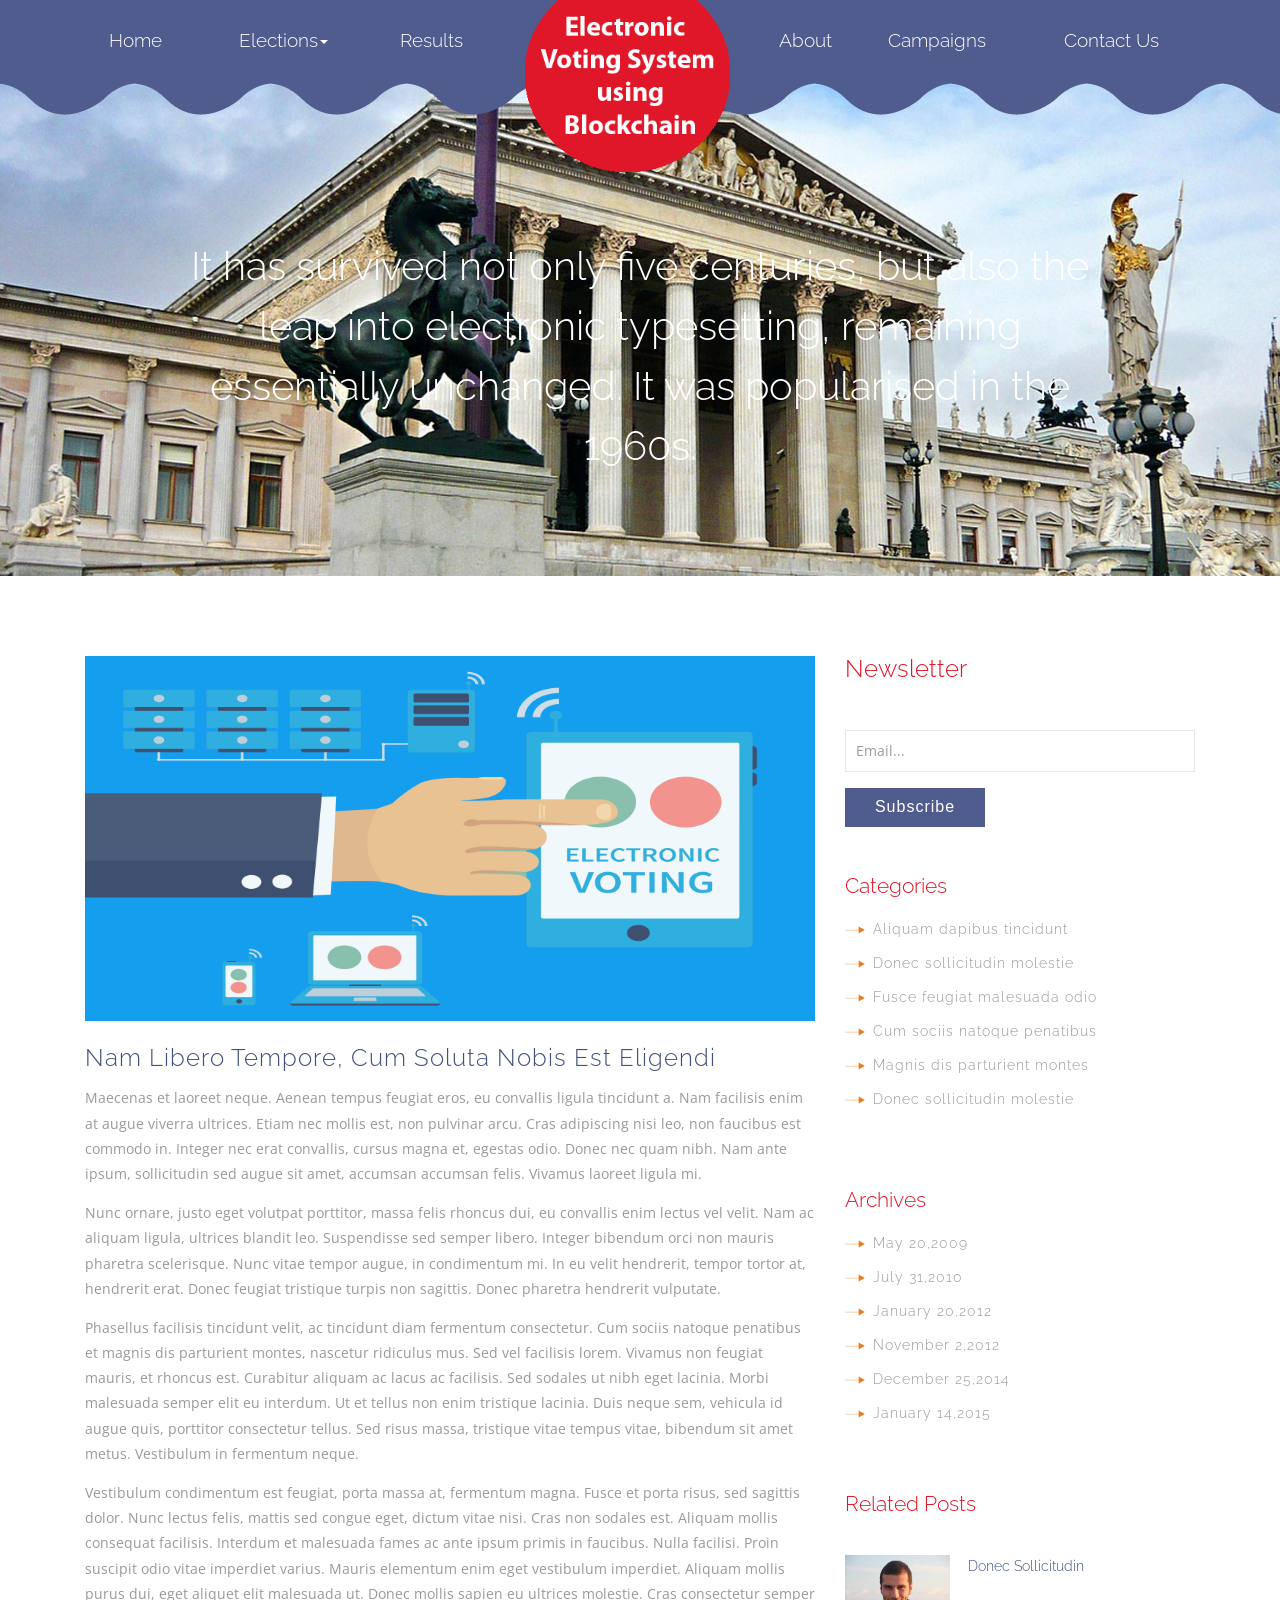
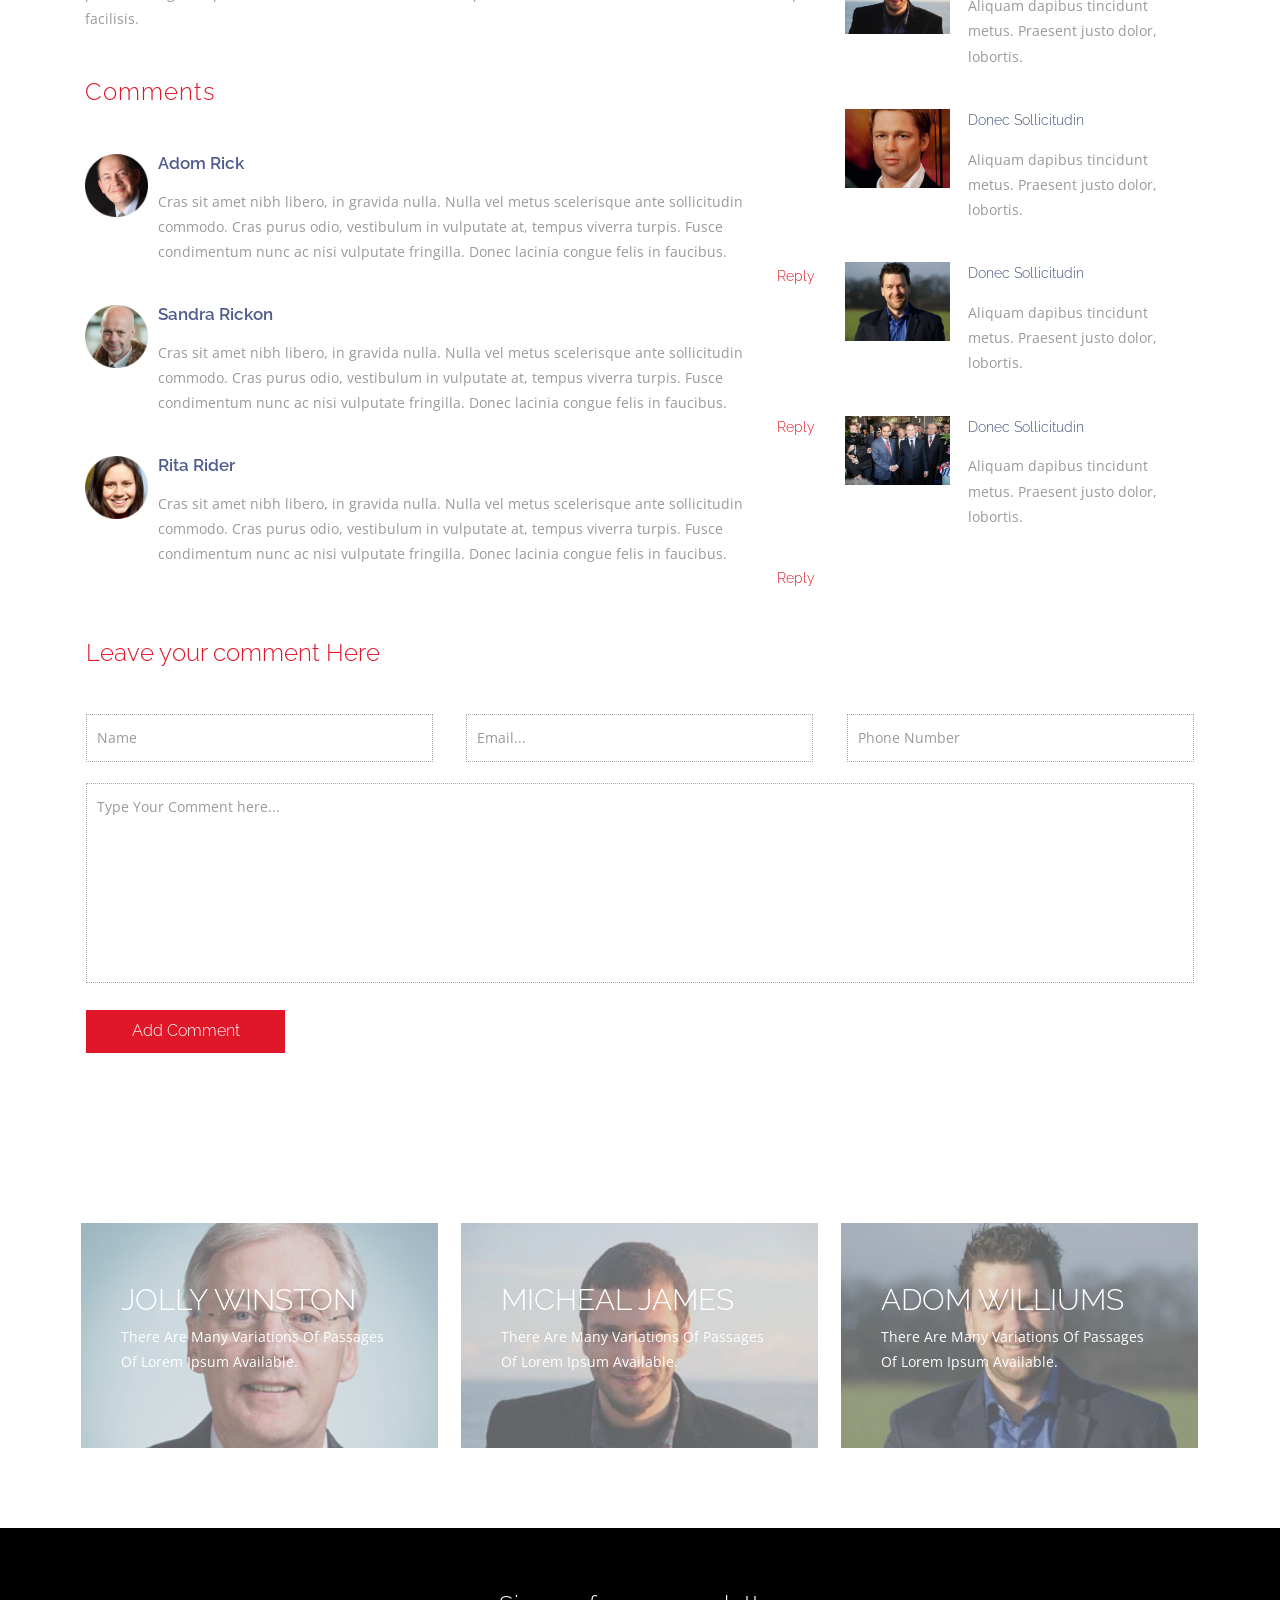
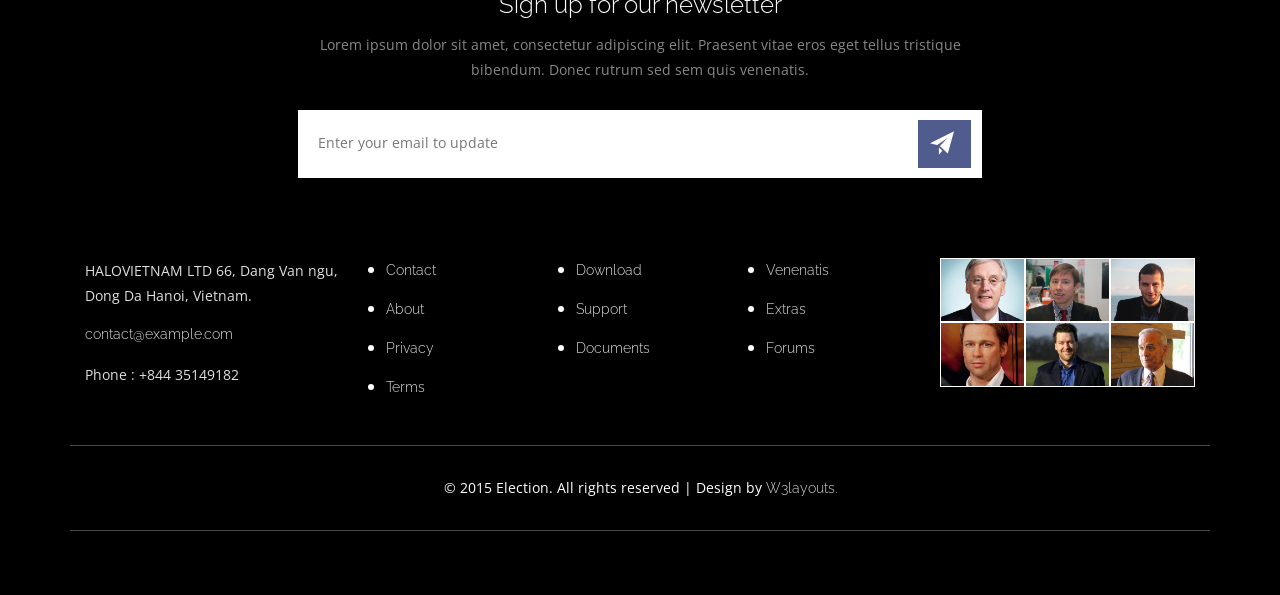
<file: Voting_System using_blockchain/1/single.html>
<!--A Design by W3layouts
Author: W3layout
Author URL: http://w3layouts.com
License: Creative Commons Attribution 3.0 Unported
License URL: http://creativecommons.org/licenses/by/3.0/
-->
<!DOCTYPE HTML>
<html>
<head>
<title>Election a Society and People Category Flat Bootstrap Responsive Website Template | Single :: w3layouts</title>
<!-- for-mobile-apps -->
<meta name="viewport" content="width=device-width, initial-scale=1">
<meta http-equiv="Content-Type" content="text/html; charset=utf-8" />
<meta name="keywords" content="Election Responsive web template, Bootstrap Web Templates, Flat Web Templates, Android Compatible web template, 
Smartphone Compatible web template, free webdesigns for Nokia, Samsung, LG, SonyEricsson, Motorola web design" />
<script type="application/x-javascript"> addEventListener("load", function() { setTimeout(hideURLbar, 0); }, false);
function hideURLbar(){ window.scrollTo(0,1); } </script>
<!-- //for-mobile-apps -->
<link href="css/bootstrap.css" rel='stylesheet' type='text/css' />
<link href='//fonts.googleapis.com/css?family=Raleway:400,100,200,300,500,600,700,800,900' rel='stylesheet' type='text/css'>
<link href='//fonts.googleapis.com/css?family=Open+Sans:400,300,300italic,400italic,600,600italic,700,700italic,800,800italic' rel='stylesheet' type='text/css'>
<link rel="stylesheet" type="text/css" href="css/style.css">
<!---strat-slider---->
<script type="text/javascript" src="js/jquery-1.11.1.min.js"></script>
<!---//-slider---->
</head>
<body>
<!-- header -->
	<div class="header_bg">
		<div class="container">
			<!-----start-header----->
			<div class="header">
				<div class="logo">
					<a href="index.html"><img src="images/logo1.png" alt=" " /></a>
				</div>
				<nav class="navbar navbar-default">
					<!-- Brand and toggle get grouped for better mobile display -->
					<div class="navbar-header">
					  <button type="button" class="navbar-toggle collapsed" data-toggle="collapse" data-target="#bs-example-navbar-collapse-1">
						<span class="sr-only">Toggle navigation</span>
						<span class="icon-bar"></span>
						<span class="icon-bar"></span>
						<span class="icon-bar"></span>
					  </button>
					</div>

					<!-- Collect the nav links, forms, and other content for toggling -->
					<div class="collapse navbar-collapse nav-wil" id="bs-example-navbar-collapse-1">
						<ul class="nav navbar-nav">
							<li><a href="index.html">Home</a></li>
							<li class="dropdown">
								<a href="#" class="dropdown-toggle" data-toggle="dropdown">Elections<b class="caret"></b></a>
								<ul class="dropdown-menu multi-column columns-3">
									<div class="row">
										<div class="party">
											<ul class="multi-column-dropdown">
												<li><a href="about.html">Current Elections</a></li>
												<li class="divider"></li>
												<li><a href="about.html">Past Elections</a></li>
												<li class="divider"></li>
												<li><a href="about.html">Future Elections</a></li>
											</ul>
										</div>
									</div>
								</ul>
							</li>
							<li><a href="results.html">Results</a></li>
							<li><a href="about.html">About</a></li>
							<li><a href="codes.html">Campaigns</a></li>
							<li><a href="contact.html">Contact Us</a></li>
						</ul>
					</div><!-- /.navbar-collapse -->	
					
				</nav>
			</div>
		</div>
	</div>
	<div class="header_bottom">
	</div>
<!-- //end-header -->
<!-- banner1 -->
	<div class="banner1">
		<div class="container">
			<div class="banner1-info">
				<h3>It has survived not only five centuries, but also the leap 
					into electronic typesetting, remaining essentially unchanged. It was 
					popularised in the 1960s.</h3>
			</div>
		</div>
	</div>
<!-- //banner1 -->
<!-- single -->
	<div class="single">
		<div class="container">
			<div class="col-md-8 sing-img-text">
				<img src="images/banner.jpg" alt=" " class="img-responsive" />
				<div class="sing-img-text1">
					<h3>Nam libero tempore, cum soluta nobis est eligendi</h3>
					<p class="est">Maecenas et laoreet neque. Aenean tempus feugiat eros, eu convallis ligula tincidunt a. Nam facilisis enim at augue viverra ultrices. Etiam nec mollis est, non pulvinar arcu. Cras adipiscing nisi leo, non faucibus est commodo in. Integer nec erat convallis, cursus magna et, egestas odio. Donec nec quam nibh. Nam ante ipsum, sollicitudin sed augue sit amet, accumsan accumsan felis. Vivamus laoreet ligula mi.
						<span>Nunc ornare, justo eget volutpat porttitor, massa felis rhoncus dui, eu convallis enim lectus vel velit. Nam ac aliquam ligula, ultrices blandit leo. Suspendisse sed semper libero. Integer bibendum orci non mauris pharetra scelerisque. Nunc vitae tempor augue, in condimentum mi. In eu velit hendrerit, tempor tortor at, hendrerit erat. Donec feugiat tristique turpis non sagittis. Donec pharetra hendrerit vulputate.</span>
						Phasellus facilisis tincidunt velit, ac tincidunt diam fermentum consectetur. Cum sociis natoque penatibus et magnis dis parturient montes, nascetur ridiculus mus. Sed vel facilisis lorem. Vivamus non feugiat mauris, et rhoncus est. Curabitur aliquam ac lacus ac facilisis. Sed sodales ut nibh eget lacinia. Morbi malesuada semper elit eu interdum. Ut et tellus non enim tristique lacinia. Duis neque sem, vehicula id augue quis, porttitor consectetur tellus. Sed risus massa, tristique vitae tempus vitae, bibendum sit amet metus. Vestibulum in fermentum neque.
						<span>Vestibulum condimentum est feugiat, porta massa at, fermentum magna. Fusce et porta risus, sed sagittis dolor. Nunc lectus felis, mattis sed congue eget, dictum vitae nisi. Cras non sodales est. Aliquam mollis consequat facilisis. Interdum et malesuada fames ac ante ipsum primis in faucibus. Nulla facilisi. Proin suscipit odio vitae imperdiet varius. Mauris elementum enim eget vestibulum imperdiet. Aliquam mollis purus dui, eget aliquet elit malesuada ut. Donec mollis sapien eu ultrices molestie. Cras consectetur semper facilisis.</span></p>
					<div class="com">
						<h3>Comments</h3>
						<ul class="media-list">
						  <li class="media">
							<div class="media-left">
							  <a href="#">
								<img class="media-object img-responsive" src="images/7.png" alt="" />
							  </a>
							</div>
							<div class="media-body">
							  <h4 class="media-heading">Adom Rick</h4>
							  Cras sit amet nibh libero, in gravida nulla. Nulla vel metus 
							  scelerisque ante sollicitudin commodo. Cras purus odio, 
							  vestibulum in vulputate at, tempus viverra turpis. 
							  Fusce condimentum nunc ac nisi vulputate fringilla. 
							  Donec lacinia congue felis in faucibus.
							  <a href="#">Reply</a>
							</div>
						  </li>
						  <li class="media">
							<div class="media-left">
							  <a href="#">
								<img class="media-object img-responsive" src="images/6.png" alt="" />
							  </a>
							</div>
							<div class="media-body">
							  <h4 class="media-heading">Sandra Rickon</h4>
							  Cras sit amet nibh libero, in gravida nulla. Nulla vel metus 
							  scelerisque ante sollicitudin commodo. Cras purus odio, 
							  vestibulum in vulputate at, tempus viverra turpis. 
							  Fusce condimentum nunc ac nisi vulputate fringilla. 
							  Donec lacinia congue felis in faucibus.
							  <a href="#">Reply</a>
							</div>
						  </li>
						  <li class="media">
							<div class="media-left">
							  <a href="#">
								<img class="media-object img-responsive" src="images/5.png" alt="" />
							  </a>
							</div>
							<div class="media-body">
							  <h4 class="media-heading">Rita Rider</h4>
							  Cras sit amet nibh libero, in gravida nulla. Nulla vel metus 
							  scelerisque ante sollicitudin commodo. Cras purus odio, 
							  vestibulum in vulputate at, tempus viverra turpis. 
							  Fusce condimentum nunc ac nisi vulputate fringilla. 
							  Donec lacinia congue felis in faucibus.
							  <a href="#">Reply</a>
							</div>
						  </li>
						</ul>
					</div>
				</div>
			</div>
			<div class="col-md-4 sing-img-text-left">
				<div class="blog-right1">
					<div class="search1">
						<h3>Newsletter</h3>
						<form>
							<input type="email" value="Email..." onfocus="this.value = '';" onblur="if (this.value == '') {this.value = 'Email...';}" required=" ">
							<input type="submit" value="Subscribe">
						</form>
					</div>
					<div class="categories">
						<h3>Categories</h3>
						<ul>
							<li><a href="#">Aliquam dapibus tincidunt</a></li>
							<li><a href="#">Donec sollicitudin molestie</a></li>
							<li><a href="#">Fusce feugiat malesuada odio</a></li>
							<li><a href="#">Cum sociis natoque penatibus</a></li>
							<li><a href="#">Magnis dis parturient montes</a></li>
							<li><a href="#">Donec sollicitudin molestie</a></li>
						</ul>
					</div>
					<div class="categories categories-mid">
						<h3>Archives</h3>
						<ul>
							<li><a href="#">May 20,2009</a></li>
							<li><a href="#">July 31,2010</a></li>
							<li><a href="#">January 20,2012</a></li>
							<li><a href="#">November 2,2012</a></li>
							<li><a href="#">December 25,2014</a></li>
							<li><a href="#">January 14,2015</a></li>
						</ul>
					</div>
					<div class="related-posts">
						<h3>Related Posts</h3>
						<div class="related-post">
							<div class="related-post-left">
								<a href="single.html"><img src="images/3.jpg" alt=" " class="img-responsive" /></a>
							</div>
							<div class="related-post-right">
								<h4><a href="single.html">Donec sollicitudin</a></h4>
								<p>Aliquam dapibus tincidunt metus. 
									<span>Praesent justo dolor, lobortis.</span>
								</p>
							</div>
							<div class="clearfix"> </div>
						</div>
						<div class="related-post">
							<div class="related-post-left">
								<a href="single.html"><img src="images/4.jpg" alt=" " class="img-responsive" /></a>
							</div>
							<div class="related-post-right">
								<h4><a href="single.html">Donec sollicitudin</a></h4>
								<p>Aliquam dapibus tincidunt metus. 
									<span>Praesent justo dolor, lobortis.</span>
								</p>
							</div>
							<div class="clearfix"> </div>
						</div>
						<div class="related-post">
							<div class="related-post-left">
								<a href="single.html"><img src="images/5.jpg" alt=" " class="img-responsive" /></a>
							</div>
							<div class="related-post-right">
								<h4><a href="single.html">Donec sollicitudin</a></h4>
								<p>Aliquam dapibus tincidunt metus. 
									<span>Praesent justo dolor, lobortis.</span>
								</p>
							</div>
							<div class="clearfix"> </div>
						</div>
						<div class="related-post">
							<div class="related-post-left">
								<a href="single.html"><img src="images/6.jpg" alt=" " class="img-responsive" /></a>
							</div>
							<div class="related-post-right">
								<h4><a href="single.html">Donec sollicitudin</a></h4>
								<p>Aliquam dapibus tincidunt metus. 
									<span>Praesent justo dolor, lobortis.</span>
								</p>
							</div>
							<div class="clearfix"> </div>
						</div>
					</div>
				</div>
			</div>
			<div class="clearfix"> </div>
			<div class="leave-a-comment">
				<h3>Leave your comment Here</h3> 
				<form>
					<input type="text" value="Name" onfocus="this.value = '';" onblur="if (this.value == '') {this.value = 'Name';}" required="">
					<input type="email" value="Email..." onfocus="this.value = '';" onblur="if (this.value == '') {this.value = 'Email...';}" required="">
					<input type="text" value="Phone Number" onfocus="this.value = '';" onblur="if (this.value == '') {this.value = 'Phone Number';}" required="">
					<textarea type="text" onfocus="this.value = '';" onblur="if (this.value == '') {this.value = 'Type Your Comment here...';}" required="">Type Your Comment here...</textarea>
					<input type="submit" value="Add Comment">
				</form>
			</div>
		</div>
	</div>
<!-- //single -->
<!-- footer-top -->
	<div class="footer-top">
		<div class="container">
			<div class="footer-grids">
				<figure class="effect-winston">
					<img src="images/1.jpg" alt="" class="img-responsive one" />
					<figcaption> 
						<h2>Jolly <span>Winston</span></h2>
						<p>There are many variations of passages of Lorem Ipsum available.</p>
						<ul class="social_icons">
							<li><a href="#" class="f1"></a></li>
							<li><a href="#" class="f2"></a></li>
							<li><a href="#" class="f3"></a></li>
						</ul>
					</figcaption>			
				</figure>
				<figure class="effect-winston">
					<img src="images/3.jpg" alt="" class="img-responsive one" />
					<figcaption>
						<h2>Micheal <span>James</span></h2>
						<p>There are many variations of passages of Lorem Ipsum available.</p>
						<ul class="social_icons">
							<li><a href="#" class="f1"></a></li>
							<li><a href="#" class="f2"></a></li>
							<li><a href="#" class="f3"></a></li>
						</ul>
					</figcaption>			
				</figure>
				<figure class="effect-winston">
					<img src="images/5.jpg" alt="" class="img-responsive one" />
					<figcaption>
						<h2>Adom <span>Williums</span></h2>
						<p>There are many variations of passages of Lorem Ipsum available.</p>
						<ul class="social_icons">
							<li><a href="#" class="f1"></a></li>
							<li><a href="#" class="f2"></a></li>
							<li><a href="#" class="f3"></a></li>
						</ul>
					</figcaption>			
				</figure>
			</div>
		</div>
	</div>
<!-- //footer-top -->
<!-- footer -->
	<div class="footer">
		<div class="container">
			<h3>Sign up for our newsletter</h3>
			<p class="para">Lorem ipsum dolor sit amet, consectetur adipiscing elit. Praesent vitae eros eget tellus 
				tristique bibendum. Donec rutrum sed sem quis venenatis.</p>
			<div class="footer-contact">
				<form>
					<input type="text" placeholder="Enter your email to update" required=" ">
					<input type="submit" value="">
				</form>
			</div>
			<div class="footer-grids">
				<div class="col-md-3 footer-grid">
					<p>HALOVIETNAM LTD
						66, Dang Van ngu, Dong Da
						Hanoi, Vietnam.
					<a href="mailto:info@example.com">contact@example.com</a>
					<p>Phone : +844 35149182</p>
				</div>
				<div class="col-md-2 footer-grid">
					<ul>
						<li><a href="contact.html">Contact</a></li>
						<li><a href="about.html">About</a></li>
						<li><a href="#">Privacy</a></li>
						<li><a href="#">Terms</a></li>
					</ul>
				</div>
				<div class="col-md-2 footer-grid">
					<ul>
						<li><a href="#">Download</a></li>
						<li><a href="#">Support</a></li>
						<li><a href="#">Documents</a></li>
					</ul>
				</div>
				<div class="col-md-2 footer-grid">
					<ul>
						<li><a href="#">Venenatis</a></li>
						<li><a href="#">Extras</a></li>
						<li><a href="#">Forums</a></li>
					</ul>
				</div>
				<div class="col-md-3 footer-grid">
					<div class="footer-grid-left">
						<a href="#"><img src="images/1.jpg" alt=" " class="img-responsve" /></a>
					</div>
					<div class="footer-grid-left">
						<a href="#"><img src="images/2.jpg" alt=" " class="img-responsve" /></a>
					</div>
					<div class="footer-grid-left">
						<a href="#"><img src="images/3.jpg" alt=" " class="img-responsve" /></a>
					</div>
					<div class="footer-grid-left">
						<a href="#"><img src="images/4.jpg" alt=" " class="img-responsve" /></a>
					</div>
					<div class="footer-grid-left">
						<a href="#"><img src="images/5.jpg" alt=" " class="img-responsve" /></a>
					</div>
					<div class="footer-grid-left">
						<a href="#"><img src="images/p1.jpg" alt=" " class="img-responsve" /></a>
					</div>
					<div class="clearfix"> </div>
				</div>
				<div class="clearfix"> </div>
			</div>
			<div class="footer-copy">
				<p>&copy 2015 Election. All rights reserved | Design by <a href="http://w3layouts.com">W3layouts.</a></p>
			</div>
		</div>
	</div>
<!-- //footer -->
		<!-- scroll_top_btn -->
		<script type="text/javascript" src="js/move-top.js"></script>
		<script type="text/javascript" src="js/easing.js"></script>
	    <script type="text/javascript">
			$(document).ready(function() {
			
				var defaults = {
		  			containerID: 'toTop', // fading element id
					containerHoverID: 'toTopHover', // fading element hover id
					scrollSpeed: 1200,
					easingType: 'linear' 
		 		};
				
				
				$().UItoTop({ easingType: 'easeOutQuart' });
				
			});
		</script>
		 <a href="#" id="toTop" style="display: block;"><span id="toTopHover" style="opacity: 1;"></span></a>
		<!--end scroll_top_btn -->
<!-- for bootstrap working -->
	 <script type="text/javascript" src="js/bootstrap-3.1.1.min.js"></script>
<!-- //for bootstrap working -->
</body>
</html>
</file>
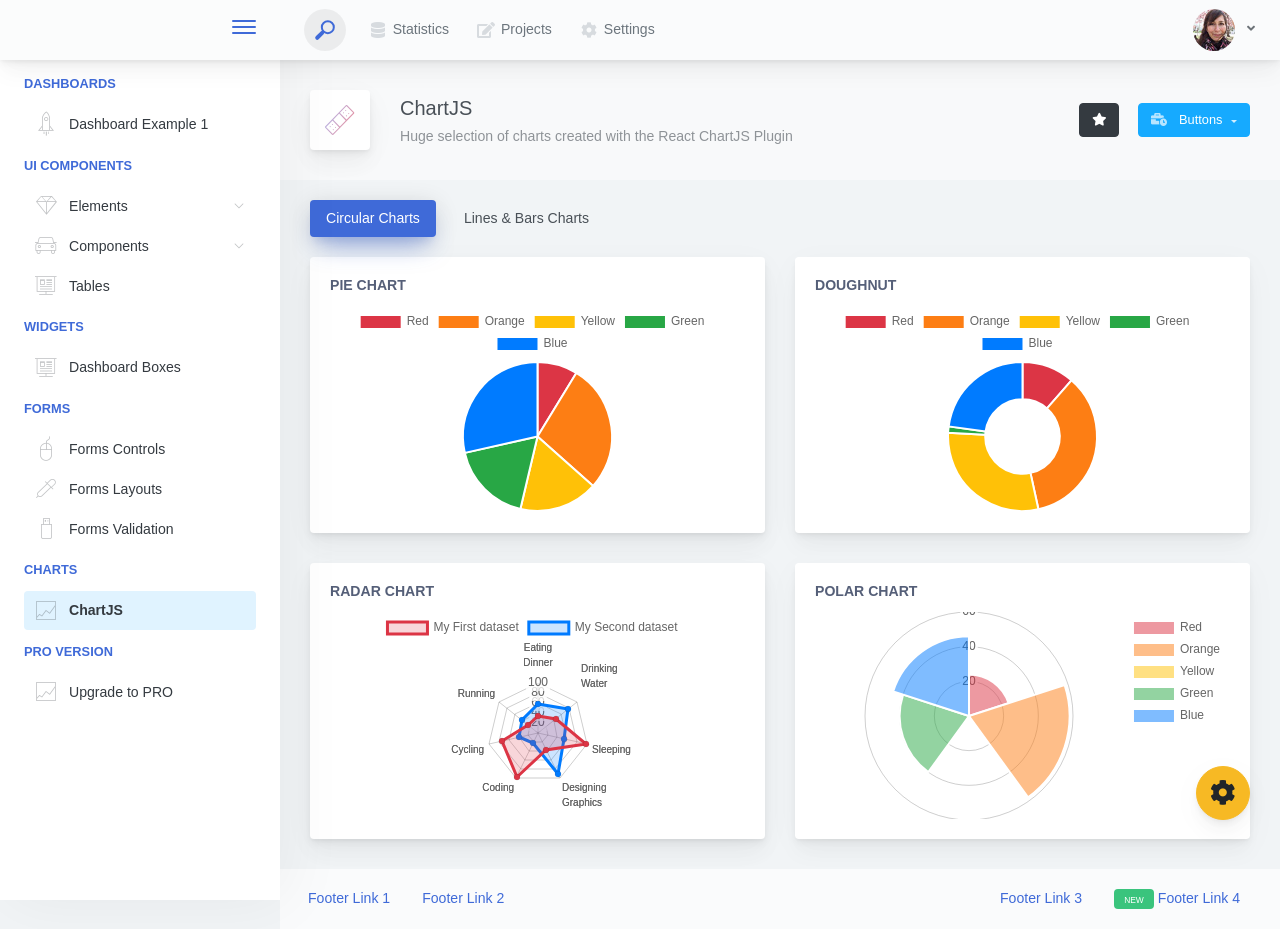
<file: Voting_System using_blockchain/Evote/adminpanel/admin/charts-chartjs.html>
<!doctype html>
<html lang="en">

<head>
    <meta charset="utf-8">
    <meta http-equiv="X-UA-Compatible" content="IE=edge">
    <meta http-equiv="Content-Language" content="en">
    <meta http-equiv="Content-Type" content="text/html; charset=utf-8"/>
    <title>ChartJS - Huge selection of charts created with the React ChartJS Plugin</title>
    <meta name="viewport" content="width=device-width, initial-scale=1, maximum-scale=1, user-scalable=no, shrink-to-fit=no" />
    <meta name="description" content="Huge selection of charts created with the React ChartJS Plugin">
    <meta name="msapplication-tap-highlight" content="no">
    <!--
    =========================================================
    * ArchitectUI HTML Theme Dashboard - v1.0.0
    =========================================================
    * Product Page: https://dashboardpack.com
    * Copyright 2019 DashboardPack (https://dashboardpack.com)
    * Licensed under MIT (https://github.com/DashboardPack/architectui-html-theme-free/blob/master/LICENSE)
    =========================================================
    * The above copyright notice and this permission notice shall be included in all copies or substantial portions of the Software.
    -->
<link href="./main.css" rel="stylesheet"></head>
<body>
    <div class="app-container app-theme-white body-tabs-shadow fixed-sidebar fixed-header">
        <div class="app-header header-shadow">
            <div class="app-header__logo">
                <div class="logo-src"></div>
                <div class="header__pane ml-auto">
                    <div>
                        <button type="button" class="hamburger close-sidebar-btn hamburger--elastic" data-class="closed-sidebar">
                            <span class="hamburger-box">
                                <span class="hamburger-inner"></span>
                            </span>
                        </button>
                    </div>
                </div>
            </div>
            <div class="app-header__mobile-menu">
                <div>
                    <button type="button" class="hamburger hamburger--elastic mobile-toggle-nav">
                        <span class="hamburger-box">
                            <span class="hamburger-inner"></span>
                        </span>
                    </button>
                </div>
            </div>
            <div class="app-header__menu">
                <span>
                    <button type="button" class="btn-icon btn-icon-only btn btn-primary btn-sm mobile-toggle-header-nav">
                        <span class="btn-icon-wrapper">
                            <i class="fa fa-ellipsis-v fa-w-6"></i>
                        </span>
                    </button>
                </span>
            </div>    <div class="app-header__content">
                <div class="app-header-left">
                    <div class="search-wrapper">
                        <div class="input-holder">
                            <input type="text" class="search-input" placeholder="Type to search">
                            <button class="search-icon"><span></span></button>
                        </div>
                        <button class="close"></button>
                    </div>
                    <ul class="header-menu nav">
                        <li class="nav-item">
                            <a href="javascript:void(0);" class="nav-link">
                                <i class="nav-link-icon fa fa-database"> </i>
                                Statistics
                            </a>
                        </li>
                        <li class="btn-group nav-item">
                            <a href="javascript:void(0);" class="nav-link">
                                <i class="nav-link-icon fa fa-edit"></i>
                                Projects
                            </a>
                        </li>
                        <li class="dropdown nav-item">
                            <a href="javascript:void(0);" class="nav-link">
                                <i class="nav-link-icon fa fa-cog"></i>
                                Settings
                            </a>
                        </li>
                    </ul>        </div>
                <div class="app-header-right">
                    <div class="header-btn-lg pr-0">
                        <div class="widget-content p-0">
                            <div class="widget-content-wrapper">
                                <div class="widget-content-left">
                                    <div class="btn-group">
                                        <a data-toggle="dropdown" aria-haspopup="true" aria-expanded="false" class="p-0 btn">
                                            <img width="42" class="rounded-circle" src="assets/images/avatars/1.jpg" alt="">
                                            <i class="fa fa-angle-down ml-2 opacity-8"></i>
                                        </a>
                                        <div tabindex="-1" role="menu" aria-hidden="true" class="dropdown-menu dropdown-menu-right">
                                            <button type="button" tabindex="0" class="dropdown-item">User Account</button>
                                            <button type="button" tabindex="0" class="dropdown-item">Settings</button>
                                            <h6 tabindex="-1" class="dropdown-header">Header</h6>
                                            <button type="button" tabindex="0" class="dropdown-item">Actions</button>
                                            <div tabindex="-1" class="dropdown-divider"></div>
                                            <button type="button" tabindex="0" class="dropdown-item">Dividers</button>
                                        </div>
                                    </div>
                                </div>
                                <div class="widget-content-left  ml-3 header-user-info">
                                    <div class="widget-heading">
                                        Alina Mclourd
                                    </div>
                                    <div class="widget-subheading">
                                        VP People Manager
                                    </div>
                                </div>
                                <div class="widget-content-right header-user-info ml-3">
                                    <button type="button" class="btn-shadow p-1 btn btn-primary btn-sm show-toastr-example">
                                        <i class="fa text-white fa-calendar pr-1 pl-1"></i>
                                    </button>
                                </div>
                            </div>
                        </div>
                    </div>        </div>
            </div>
        </div>        <div class="ui-theme-settings">
            <button type="button" id="TooltipDemo" class="btn-open-options btn btn-warning">
                <i class="fa fa-cog fa-w-16 fa-spin fa-2x"></i>
            </button>
            <div class="theme-settings__inner">
                <div class="scrollbar-container">
                    <div class="theme-settings__options-wrapper">
                        <h3 class="themeoptions-heading">Layout Options
                        </h3>
                        <div class="p-3">
                            <ul class="list-group">
                                <li class="list-group-item">
                                    <div class="widget-content p-0">
                                        <div class="widget-content-wrapper">
                                            <div class="widget-content-left mr-3">
                                                <div class="switch has-switch switch-container-class" data-class="fixed-header">
                                                    <div class="switch-animate switch-on">
                                                        <input type="checkbox" checked data-toggle="toggle" data-onstyle="success">
                                                    </div>
                                                </div>
                                            </div>
                                            <div class="widget-content-left">
                                                <div class="widget-heading">Fixed Header
                                                </div>
                                                <div class="widget-subheading">Makes the header top fixed, always visible!
                                                </div>
                                            </div>
                                        </div>
                                    </div>
                                </li>
                                <li class="list-group-item">
                                    <div class="widget-content p-0">
                                        <div class="widget-content-wrapper">
                                            <div class="widget-content-left mr-3">
                                                <div class="switch has-switch switch-container-class" data-class="fixed-sidebar">
                                                    <div class="switch-animate switch-on">
                                                        <input type="checkbox" checked data-toggle="toggle" data-onstyle="success">
                                                    </div>
                                                </div>
                                            </div>
                                            <div class="widget-content-left">
                                                <div class="widget-heading">Fixed Sidebar
                                                </div>
                                                <div class="widget-subheading">Makes the sidebar left fixed, always visible!
                                                </div>
                                            </div>
                                        </div>
                                    </div>
                                </li>
                                <li class="list-group-item">
                                    <div class="widget-content p-0">
                                        <div class="widget-content-wrapper">
                                            <div class="widget-content-left mr-3">
                                                <div class="switch has-switch switch-container-class" data-class="fixed-footer">
                                                    <div class="switch-animate switch-off">
                                                        <input type="checkbox" data-toggle="toggle" data-onstyle="success">
                                                    </div>
                                                </div>
                                            </div>
                                            <div class="widget-content-left">
                                                <div class="widget-heading">Fixed Footer
                                                </div>
                                                <div class="widget-subheading">Makes the app footer bottom fixed, always visible!
                                                </div>
                                            </div>
                                        </div>
                                    </div>
                                </li>
                            </ul>
                        </div>
                        <h3 class="themeoptions-heading">
                            <div>
                                Header Options
                            </div>
                            <button type="button" class="btn-pill btn-shadow btn-wide ml-auto btn btn-focus btn-sm switch-header-cs-class" data-class="">
                                Restore Default
                            </button>
                        </h3>
                        <div class="p-3">
                            <ul class="list-group">
                                <li class="list-group-item">
                                    <h5 class="pb-2">Choose Color Scheme
                                    </h5>
                                    <div class="theme-settings-swatches">
                                        <div class="swatch-holder bg-primary switch-header-cs-class" data-class="bg-primary header-text-light">
                                        </div>
                                        <div class="swatch-holder bg-secondary switch-header-cs-class" data-class="bg-secondary header-text-light">
                                        </div>
                                        <div class="swatch-holder bg-success switch-header-cs-class" data-class="bg-success header-text-dark">
                                        </div>
                                        <div class="swatch-holder bg-info switch-header-cs-class" data-class="bg-info header-text-dark">
                                        </div>
                                        <div class="swatch-holder bg-warning switch-header-cs-class" data-class="bg-warning header-text-dark">
                                        </div>
                                        <div class="swatch-holder bg-danger switch-header-cs-class" data-class="bg-danger header-text-light">
                                        </div>
                                        <div class="swatch-holder bg-light switch-header-cs-class" data-class="bg-light header-text-dark">
                                        </div>
                                        <div class="swatch-holder bg-dark switch-header-cs-class" data-class="bg-dark header-text-light">
                                        </div>
                                        <div class="swatch-holder bg-focus switch-header-cs-class" data-class="bg-focus header-text-light">
                                        </div>
                                        <div class="swatch-holder bg-alternate switch-header-cs-class" data-class="bg-alternate header-text-light">
                                        </div>
                                        <div class="divider">
                                        </div>
                                        <div class="swatch-holder bg-vicious-stance switch-header-cs-class" data-class="bg-vicious-stance header-text-light">
                                        </div>
                                        <div class="swatch-holder bg-midnight-bloom switch-header-cs-class" data-class="bg-midnight-bloom header-text-light">
                                        </div>
                                        <div class="swatch-holder bg-night-sky switch-header-cs-class" data-class="bg-night-sky header-text-light">
                                        </div>
                                        <div class="swatch-holder bg-slick-carbon switch-header-cs-class" data-class="bg-slick-carbon header-text-light">
                                        </div>
                                        <div class="swatch-holder bg-asteroid switch-header-cs-class" data-class="bg-asteroid header-text-light">
                                        </div>
                                        <div class="swatch-holder bg-royal switch-header-cs-class" data-class="bg-royal header-text-light">
                                        </div>
                                        <div class="swatch-holder bg-warm-flame switch-header-cs-class" data-class="bg-warm-flame header-text-dark">
                                        </div>
                                        <div class="swatch-holder bg-night-fade switch-header-cs-class" data-class="bg-night-fade header-text-dark">
                                        </div>
                                        <div class="swatch-holder bg-sunny-morning switch-header-cs-class" data-class="bg-sunny-morning header-text-dark">
                                        </div>
                                        <div class="swatch-holder bg-tempting-azure switch-header-cs-class" data-class="bg-tempting-azure header-text-dark">
                                        </div>
                                        <div class="swatch-holder bg-amy-crisp switch-header-cs-class" data-class="bg-amy-crisp header-text-dark">
                                        </div>
                                        <div class="swatch-holder bg-heavy-rain switch-header-cs-class" data-class="bg-heavy-rain header-text-dark">
                                        </div>
                                        <div class="swatch-holder bg-mean-fruit switch-header-cs-class" data-class="bg-mean-fruit header-text-dark">
                                        </div>
                                        <div class="swatch-holder bg-malibu-beach switch-header-cs-class" data-class="bg-malibu-beach header-text-light">
                                        </div>
                                        <div class="swatch-holder bg-deep-blue switch-header-cs-class" data-class="bg-deep-blue header-text-dark">
                                        </div>
                                        <div class="swatch-holder bg-ripe-malin switch-header-cs-class" data-class="bg-ripe-malin header-text-light">
                                        </div>
                                        <div class="swatch-holder bg-arielle-smile switch-header-cs-class" data-class="bg-arielle-smile header-text-light">
                                        </div>
                                        <div class="swatch-holder bg-plum-plate switch-header-cs-class" data-class="bg-plum-plate header-text-light">
                                        </div>
                                        <div class="swatch-holder bg-happy-fisher switch-header-cs-class" data-class="bg-happy-fisher header-text-dark">
                                        </div>
                                        <div class="swatch-holder bg-happy-itmeo switch-header-cs-class" data-class="bg-happy-itmeo header-text-light">
                                        </div>
                                        <div class="swatch-holder bg-mixed-hopes switch-header-cs-class" data-class="bg-mixed-hopes header-text-light">
                                        </div>
                                        <div class="swatch-holder bg-strong-bliss switch-header-cs-class" data-class="bg-strong-bliss header-text-light">
                                        </div>
                                        <div class="swatch-holder bg-grow-early switch-header-cs-class" data-class="bg-grow-early header-text-light">
                                        </div>
                                        <div class="swatch-holder bg-love-kiss switch-header-cs-class" data-class="bg-love-kiss header-text-light">
                                        </div>
                                        <div class="swatch-holder bg-premium-dark switch-header-cs-class" data-class="bg-premium-dark header-text-light">
                                        </div>
                                        <div class="swatch-holder bg-happy-green switch-header-cs-class" data-class="bg-happy-green header-text-light">
                                        </div>
                                    </div>
                                </li>
                            </ul>
                        </div>
                        <h3 class="themeoptions-heading">
                            <div>Sidebar Options</div>
                            <button type="button" class="btn-pill btn-shadow btn-wide ml-auto btn btn-focus btn-sm switch-sidebar-cs-class" data-class="">
                                Restore Default
                            </button>
                        </h3>
                        <div class="p-3">
                            <ul class="list-group">
                                <li class="list-group-item">
                                    <h5 class="pb-2">Choose Color Scheme
                                    </h5>
                                    <div class="theme-settings-swatches">
                                        <div class="swatch-holder bg-primary switch-sidebar-cs-class" data-class="bg-primary sidebar-text-light">
                                        </div>
                                        <div class="swatch-holder bg-secondary switch-sidebar-cs-class" data-class="bg-secondary sidebar-text-light">
                                        </div>
                                        <div class="swatch-holder bg-success switch-sidebar-cs-class" data-class="bg-success sidebar-text-dark">
                                        </div>
                                        <div class="swatch-holder bg-info switch-sidebar-cs-class" data-class="bg-info sidebar-text-dark">
                                        </div>
                                        <div class="swatch-holder bg-warning switch-sidebar-cs-class" data-class="bg-warning sidebar-text-dark">
                                        </div>
                                        <div class="swatch-holder bg-danger switch-sidebar-cs-class" data-class="bg-danger sidebar-text-light">
                                        </div>
                                        <div class="swatch-holder bg-light switch-sidebar-cs-class" data-class="bg-light sidebar-text-dark">
                                        </div>
                                        <div class="swatch-holder bg-dark switch-sidebar-cs-class" data-class="bg-dark sidebar-text-light">
                                        </div>
                                        <div class="swatch-holder bg-focus switch-sidebar-cs-class" data-class="bg-focus sidebar-text-light">
                                        </div>
                                        <div class="swatch-holder bg-alternate switch-sidebar-cs-class" data-class="bg-alternate sidebar-text-light">
                                        </div>
                                        <div class="divider">
                                        </div>
                                        <div class="swatch-holder bg-vicious-stance switch-sidebar-cs-class" data-class="bg-vicious-stance sidebar-text-light">
                                        </div>
                                        <div class="swatch-holder bg-midnight-bloom switch-sidebar-cs-class" data-class="bg-midnight-bloom sidebar-text-light">
                                        </div>
                                        <div class="swatch-holder bg-night-sky switch-sidebar-cs-class" data-class="bg-night-sky sidebar-text-light">
                                        </div>
                                        <div class="swatch-holder bg-slick-carbon switch-sidebar-cs-class" data-class="bg-slick-carbon sidebar-text-light">
                                        </div>
                                        <div class="swatch-holder bg-asteroid switch-sidebar-cs-class" data-class="bg-asteroid sidebar-text-light">
                                        </div>
                                        <div class="swatch-holder bg-royal switch-sidebar-cs-class" data-class="bg-royal sidebar-text-light">
                                        </div>
                                        <div class="swatch-holder bg-warm-flame switch-sidebar-cs-class" data-class="bg-warm-flame sidebar-text-dark">
                                        </div>
                                        <div class="swatch-holder bg-night-fade switch-sidebar-cs-class" data-class="bg-night-fade sidebar-text-dark">
                                        </div>
                                        <div class="swatch-holder bg-sunny-morning switch-sidebar-cs-class" data-class="bg-sunny-morning sidebar-text-dark">
                                        </div>
                                        <div class="swatch-holder bg-tempting-azure switch-sidebar-cs-class" data-class="bg-tempting-azure sidebar-text-dark">
                                        </div>
                                        <div class="swatch-holder bg-amy-crisp switch-sidebar-cs-class" data-class="bg-amy-crisp sidebar-text-dark">
                                        </div>
                                        <div class="swatch-holder bg-heavy-rain switch-sidebar-cs-class" data-class="bg-heavy-rain sidebar-text-dark">
                                        </div>
                                        <div class="swatch-holder bg-mean-fruit switch-sidebar-cs-class" data-class="bg-mean-fruit sidebar-text-dark">
                                        </div>
                                        <div class="swatch-holder bg-malibu-beach switch-sidebar-cs-class" data-class="bg-malibu-beach sidebar-text-light">
                                        </div>
                                        <div class="swatch-holder bg-deep-blue switch-sidebar-cs-class" data-class="bg-deep-blue sidebar-text-dark">
                                        </div>
                                        <div class="swatch-holder bg-ripe-malin switch-sidebar-cs-class" data-class="bg-ripe-malin sidebar-text-light">
                                        </div>
                                        <div class="swatch-holder bg-arielle-smile switch-sidebar-cs-class" data-class="bg-arielle-smile sidebar-text-light">
                                        </div>
                                        <div class="swatch-holder bg-plum-plate switch-sidebar-cs-class" data-class="bg-plum-plate sidebar-text-light">
                                        </div>
                                        <div class="swatch-holder bg-happy-fisher switch-sidebar-cs-class" data-class="bg-happy-fisher sidebar-text-dark">
                                        </div>
                                        <div class="swatch-holder bg-happy-itmeo switch-sidebar-cs-class" data-class="bg-happy-itmeo sidebar-text-light">
                                        </div>
                                        <div class="swatch-holder bg-mixed-hopes switch-sidebar-cs-class" data-class="bg-mixed-hopes sidebar-text-light">
                                        </div>
                                        <div class="swatch-holder bg-strong-bliss switch-sidebar-cs-class" data-class="bg-strong-bliss sidebar-text-light">
                                        </div>
                                        <div class="swatch-holder bg-grow-early switch-sidebar-cs-class" data-class="bg-grow-early sidebar-text-light">
                                        </div>
                                        <div class="swatch-holder bg-love-kiss switch-sidebar-cs-class" data-class="bg-love-kiss sidebar-text-light">
                                        </div>
                                        <div class="swatch-holder bg-premium-dark switch-sidebar-cs-class" data-class="bg-premium-dark sidebar-text-light">
                                        </div>
                                        <div class="swatch-holder bg-happy-green switch-sidebar-cs-class" data-class="bg-happy-green sidebar-text-light">
                                        </div>
                                    </div>
                                </li>
                            </ul>
                        </div>
                        <h3 class="themeoptions-heading">
                            <div>Main Content Options</div>
                            <button type="button" class="btn-pill btn-shadow btn-wide ml-auto active btn btn-focus btn-sm">Restore Default
                            </button>
                        </h3>
                        <div class="p-3">
                            <ul class="list-group">
                                <li class="list-group-item">
                                    <h5 class="pb-2">Page Section Tabs
                                    </h5>
                                    <div class="theme-settings-swatches">
                                        <div role="group" class="mt-2 btn-group">
                                            <button type="button" class="btn-wide btn-shadow btn-primary btn btn-secondary switch-theme-class" data-class="body-tabs-line">
                                                Line
                                            </button>
                                            <button type="button" class="btn-wide btn-shadow btn-primary active btn btn-secondary switch-theme-class" data-class="body-tabs-shadow">
                                                Shadow
                                            </button>
                                        </div>
                                    </div>
                                </li>
                            </ul>
                        </div>
                    </div>
                </div>
            </div>
        </div>        <div class="app-main">
                <div class="app-sidebar sidebar-shadow">
                    <div class="app-header__logo">
                        <div class="logo-src"></div>
                        <div class="header__pane ml-auto">
                            <div>
                                <button type="button" class="hamburger close-sidebar-btn hamburger--elastic" data-class="closed-sidebar">
                                    <span class="hamburger-box">
                                        <span class="hamburger-inner"></span>
                                    </span>
                                </button>
                            </div>
                        </div>
                    </div>
                    <div class="app-header__mobile-menu">
                        <div>
                            <button type="button" class="hamburger hamburger--elastic mobile-toggle-nav">
                                <span class="hamburger-box">
                                    <span class="hamburger-inner"></span>
                                </span>
                            </button>
                        </div>
                    </div>
                    <div class="app-header__menu">
                        <span>
                            <button type="button" class="btn-icon btn-icon-only btn btn-primary btn-sm mobile-toggle-header-nav">
                                <span class="btn-icon-wrapper">
                                    <i class="fa fa-ellipsis-v fa-w-6"></i>
                                </span>
                            </button>
                        </span>
                    </div>    <div class="scrollbar-sidebar">
                        <div class="app-sidebar__inner">
                            <ul class="vertical-nav-menu">
                                <li class="app-sidebar__heading">Dashboards</li>
                                <li>
                                    <a href="index.html">
                                        <i class="metismenu-icon pe-7s-rocket"></i>
                                        Dashboard Example 1
                                    </a>
                                </li>
                                <li class="app-sidebar__heading">UI Components</li>
                                <li
                                    
                                    
                                    
                                    
                                    
                                    
                                    
                                    
                                >
                                    <a href="#">
                                        <i class="metismenu-icon pe-7s-diamond"></i>
                                        Elements
                                        <i class="metismenu-state-icon pe-7s-angle-down caret-left"></i>
                                    </a>
                                    <ul
                                        
                                        
                                        
                                        
                                        
                                        
                                        
                                        
                                    >
                                        <li>
                                            <a href="elements-buttons-standard.html">
                                                <i class="metismenu-icon"></i>
                                                Buttons
                                            </a>
                                        </li>
                                        <li>
                                            <a href="elements-dropdowns.html">
                                                <i class="metismenu-icon">
                                                </i>Dropdowns
                                            </a>
                                        </li>
                                        <li>
                                            <a href="elements-icons.html">
                                                <i class="metismenu-icon">
                                                </i>Icons
                                            </a>
                                        </li>
                                        <li>
                                            <a href="elements-badges-labels.html">
                                                <i class="metismenu-icon">
                                                </i>Badges
                                            </a>
                                        </li>
                                        <li>
                                            <a href="elements-cards.html">
                                                <i class="metismenu-icon">
                                                </i>Cards
                                            </a>
                                        </li>
                                        <li>
                                            <a href="elements-list-group.html">
                                                <i class="metismenu-icon">
                                                </i>List Groups
                                            </a>
                                        </li>
                                        <li>
                                            <a href="elements-navigation.html">
                                                <i class="metismenu-icon">
                                                </i>Navigation Menus
                                            </a>
                                        </li>
                                        <li>
                                            <a href="elements-utilities.html">
                                                <i class="metismenu-icon">
                                                </i>Utilities
                                            </a>
                                        </li>
                                    </ul>
                                </li>
                                <li
                                    
                                    
                                    
                                    
                                    
                                    
                                    
                                    
                                    
                                    
                                    
                                >
                                    <a href="#">
                                        <i class="metismenu-icon pe-7s-car"></i>
                                        Components
                                        <i class="metismenu-state-icon pe-7s-angle-down caret-left"></i>
                                    </a>
                                    <ul
                                        
                                        
                                        
                                        
                                        
                                        
                                        
                                        
                                        
                                        
                                        
                                    >
                                        <li>
                                            <a href="components-tabs.html">
                                                <i class="metismenu-icon">
                                                </i>Tabs
                                            </a>
                                        </li>
                                        <li>
                                            <a href="components-accordions.html">
                                                <i class="metismenu-icon">
                                                </i>Accordions
                                            </a>
                                        </li>
                                        <li>
                                            <a href="components-notifications.html">
                                                <i class="metismenu-icon">
                                                </i>Notifications
                                            </a>
                                        </li>
                                        <li>
                                            <a href="components-modals.html">
                                                <i class="metismenu-icon">
                                                </i>Modals
                                            </a>
                                        </li>
                                        <li>
                                            <a href="components-progress-bar.html">
                                                <i class="metismenu-icon">
                                                </i>Progress Bar
                                            </a>
                                        </li>
                                        <li>
                                            <a href="components-tooltips-popovers.html">
                                                <i class="metismenu-icon">
                                                </i>Tooltips &amp; Popovers
                                            </a>
                                        </li>
                                        <li>
                                            <a href="components-carousel.html">
                                                <i class="metismenu-icon">
                                                </i>Carousel
                                            </a>
                                        </li>
                                        <li>
                                            <a href="components-calendar.html">
                                                <i class="metismenu-icon">
                                                </i>Calendar
                                            </a>
                                        </li>
                                        <li>
                                            <a href="components-pagination.html">
                                                <i class="metismenu-icon">
                                                </i>Pagination
                                            </a>
                                        </li>
                                        <li>
                                            <a href="components-scrollable-elements.html">
                                                <i class="metismenu-icon">
                                                </i>Scrollable
                                            </a>
                                        </li>
                                        <li>
                                            <a href="components-maps.html">
                                                <i class="metismenu-icon">
                                                </i>Maps
                                            </a>
                                        </li>
                                    </ul>
                                </li>
                                <li  >
                                    <a href="tables-regular.html">
                                        <i class="metismenu-icon pe-7s-display2"></i>
                                        Tables
                                    </a>
                                </li>
                                <li class="app-sidebar__heading">Widgets</li>
                                <li>
                                    <a href="dashboard-boxes.html">
                                        <i class="metismenu-icon pe-7s-display2"></i>
                                        Dashboard Boxes
                                    </a>
                                </li>
                                <li class="app-sidebar__heading">Forms</li>
                                <li>
                                    <a href="forms-controls.html">
                                        <i class="metismenu-icon pe-7s-mouse">
                                        </i>Forms Controls
                                    </a>
                                </li>
                                <li>
                                    <a href="forms-layouts.html">
                                        <i class="metismenu-icon pe-7s-eyedropper">
                                        </i>Forms Layouts
                                    </a>
                                </li>
                                <li>
                                    <a href="forms-validation.html">
                                        <i class="metismenu-icon pe-7s-pendrive">
                                        </i>Forms Validation
                                    </a>
                                </li>
                                <li class="app-sidebar__heading">Charts</li>
                                <li>
                                    <a href="charts-chartjs.html" class="mm-active">
                                        <i class="metismenu-icon pe-7s-graph2">
                                        </i>ChartJS
                                    </a>
                                </li>
                                <li class="app-sidebar__heading">PRO Version</li>
                                <li>
                                    <a href="https://dashboardpack.com/theme-details/architectui-dashboard-html-pro/" target="_blank">
                                        <i class="metismenu-icon pe-7s-graph2">
                                        </i>
                                        Upgrade to PRO
                                    </a>
                                </li>
                            </ul>
                        </div>
                    </div>
                </div>    <div class="app-main__outer">
                    <div class="app-main__inner">
                        <div class="app-page-title">
                            <div class="page-title-wrapper">
                                <div class="page-title-heading">
                                    <div class="page-title-icon">
                                        <i class="pe-7s-bandaid icon-gradient bg-amy-crisp">
                                        </i>
                                    </div>
                                    <div>ChartJS
                                        <div class="page-title-subheading">Huge selection of charts created with the React ChartJS Plugin
                                        </div>
                                    </div>
                                </div>
                                <div class="page-title-actions">
                                    <button type="button" data-toggle="tooltip" title="Example Tooltip" data-placement="bottom" class="btn-shadow mr-3 btn btn-dark">
                                        <i class="fa fa-star"></i>
                                    </button>
                                    <div class="d-inline-block dropdown">
                                        <button type="button" data-toggle="dropdown" aria-haspopup="true" aria-expanded="false" class="btn-shadow dropdown-toggle btn btn-info">
                                            <span class="btn-icon-wrapper pr-2 opacity-7">
                                                <i class="fa fa-business-time fa-w-20"></i>
                                            </span>
                                            Buttons
                                        </button>
                                        <div tabindex="-1" role="menu" aria-hidden="true" class="dropdown-menu dropdown-menu-right">
                                            <ul class="nav flex-column">
                                                <li class="nav-item">
                                                    <a href="javascript:void(0);" class="nav-link">
                                                        <i class="nav-link-icon lnr-inbox"></i>
                                                        <span>
                                                            Inbox
                                                        </span>
                                                        <div class="ml-auto badge badge-pill badge-secondary">86</div>
                                                    </a>
                                                </li>
                                                <li class="nav-item">
                                                    <a href="javascript:void(0);" class="nav-link">
                                                        <i class="nav-link-icon lnr-book"></i>
                                                        <span>
                                                            Book
                                                        </span>
                                                        <div class="ml-auto badge badge-pill badge-danger">5</div>
                                                    </a>
                                                </li>
                                                <li class="nav-item">
                                                    <a href="javascript:void(0);" class="nav-link">
                                                        <i class="nav-link-icon lnr-picture"></i>
                                                        <span>
                                                            Picture
                                                        </span>
                                                    </a>
                                                </li>
                                                <li class="nav-item">
                                                    <a disabled href="javascript:void(0);" class="nav-link disabled">
                                                        <i class="nav-link-icon lnr-file-empty"></i>
                                                        <span>
                                                            File Disabled
                                                        </span>
                                                    </a>
                                                </li>
                                            </ul>
                                        </div>
                                    </div>
                                </div>    </div>
                        </div>            <ul class="body-tabs body-tabs-layout tabs-animated body-tabs-animated nav">
                            <li class="nav-item">
                                <a role="tab" class="nav-link active" id="tab-0" data-toggle="tab" href="#tab-content-0">
                                    <span>Circular Charts</span>
                                </a>
                            </li>
                            <li class="nav-item">
                                <a role="tab" class="nav-link" id="tab-1" data-toggle="tab" href="#tab-content-1">
                                    <span>Lines & Bars Charts</span>
                                </a>
                            </li>
                        </ul>
                        <div class="tab-content">
                            <div class="tab-pane tabs-animation fade show active" id="tab-content-0" role="tabpanel">
                                <div class="row">
                                    <div class="col-md-6">
                                        <div class="main-card mb-3 card">
                                            <div class="card-body">
                                                <h5 class="card-title">Pie Chart</h5>
                                                <canvas id="chart-area"></canvas>
                                            </div>
                                        </div>
                                        <div class="main-card mb-3 card">
                                            <div class="card-body">
                                                <h5 class="card-title">Radar Chart</h5>
                                                <canvas id="radar-chart"></canvas>
                                            </div>
                                        </div>
                                    </div>
                                    <div class="col-md-6">
                                        <div class="main-card mb-3 card">
                                            <div class="card-body">
                                                <h5 class="card-title">Doughnut</h5>
                                                <canvas id="doughnut-chart"></canvas>
                                            </div>
                                        </div>
                                        <div class="main-card mb-3 card">
                                            <div class="card-body">
                                                <h5 class="card-title">Polar Chart</h5>
                                                <canvas id="polar-chart"></canvas>
                                            </div>
                                        </div>
                                    </div>
                                </div>
            
                            </div>
                            <div class="tab-pane tabs-animation fade" id="tab-content-1" role="tabpanel">
                                <div class="row">
                                    <div class="col-md-6">
                                        <div class="main-card mb-3 card">
                                            <div class="card-body">
                                                <h5 class="card-title">Vertical Bars</h5>
                                                <canvas id="canvas"></canvas>
                                            </div>
                                        </div>
                                        <div class="main-card mb-3 card">
                                            <div class="card-body">
                                                <h5 class="card-title">Horizontal Bars</h5>
                                                <canvas id="chart-horiz-bar"></canvas>
                                            </div>
                                        </div>
                                    </div>
                                    <div class="col-md-6">
                                        <div class="main-card mb-3 card">
                                            <div class="card-body">
                                                <h5 class="card-title">Line Chart</h5>
                                                <div style="height: 400px">
                                                    <canvas id="line-chart"></canvas>
                                                </div>
                                            </div>
                                        </div>
                                        <div class="main-card mb-3 card">
                                            <div class="card-body">
                                                <h5 class="card-title">Stacked Bars</h5>
                                                <canvas id="stacked-bars-chart"></canvas>
                                            </div>
                                        </div>
                                    </div>
                                </div>
                            </div>
                        </div>
            
                    </div>
                    <div class="app-wrapper-footer">
                        <div class="app-footer">
                            <div class="app-footer__inner">
                                <div class="app-footer-left">
                                    <ul class="nav">
                                        <li class="nav-item">
                                            <a href="javascript:void(0);" class="nav-link">
                                                Footer Link 1
                                            </a>
                                        </li>
                                        <li class="nav-item">
                                            <a href="javascript:void(0);" class="nav-link">
                                                Footer Link 2
                                            </a>
                                        </li>
                                    </ul>
                                </div>
                                <div class="app-footer-right">
                                    <ul class="nav">
                                        <li class="nav-item">
                                            <a href="javascript:void(0);" class="nav-link">
                                                Footer Link 3
                                            </a>
                                        </li>
                                        <li class="nav-item">
                                            <a href="javascript:void(0);" class="nav-link">
                                                <div class="badge badge-success mr-1 ml-0">
                                                    <small>NEW</small>
                                                </div>
                                                Footer Link 4
                                            </a>
                                        </li>
                                    </ul>
                                </div>
                            </div>
                        </div>
                    </div>    </div>
        </div>
    </div>
<script type="text/javascript" src="./assets/scripts/main.js"></script></body>
</html>
</file>
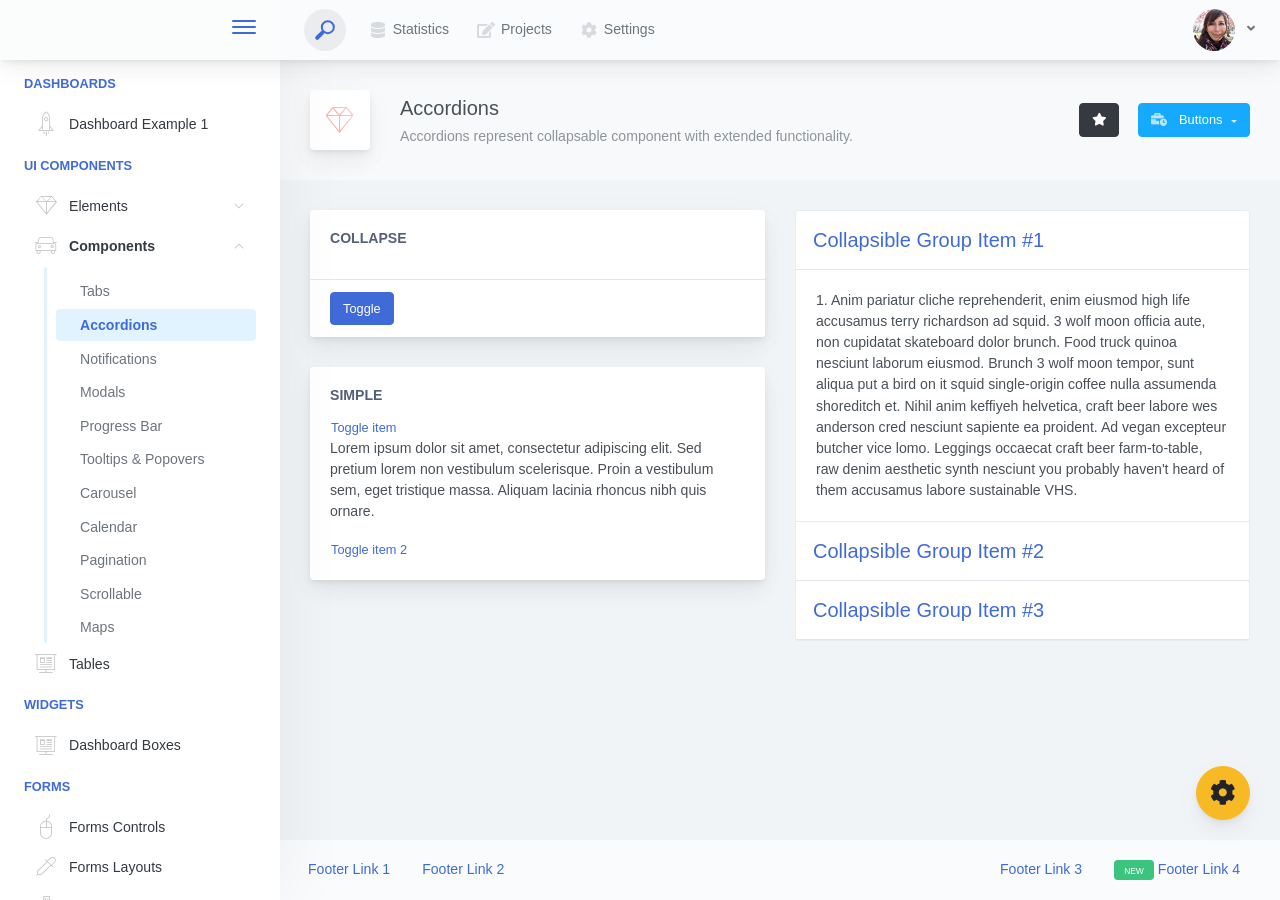
<file: Voting_System using_blockchain/Evote/adminpanel/admin/components-accordions.html>
<!doctype html>
<html lang="en">

<head>
    <meta charset="utf-8">
    <meta http-equiv="X-UA-Compatible" content="IE=edge">
    <meta http-equiv="Content-Language" content="en">
    <meta http-equiv="Content-Type" content="text/html; charset=utf-8"/>
    <title>Accordions - Accordions represent collapsable component with extended functionality.</title>
    <meta name="viewport" content="width=device-width, initial-scale=1, maximum-scale=1, user-scalable=no, shrink-to-fit=no" />
    <meta name="description" content="Accordions represent collapsable component with extended functionality.">
    <meta name="msapplication-tap-highlight" content="no">
    <!--
    =========================================================
    * ArchitectUI HTML Theme Dashboard - v1.0.0
    =========================================================
    * Product Page: https://dashboardpack.com
    * Copyright 2019 DashboardPack (https://dashboardpack.com)
    * Licensed under MIT (https://github.com/DashboardPack/architectui-html-theme-free/blob/master/LICENSE)
    =========================================================
    * The above copyright notice and this permission notice shall be included in all copies or substantial portions of the Software.
    -->
<link href="./main.css" rel="stylesheet"></head>
<body>
    <div class="app-container app-theme-white body-tabs-shadow fixed-sidebar fixed-header">
        <div class="app-header header-shadow">
            <div class="app-header__logo">
                <div class="logo-src"></div>
                <div class="header__pane ml-auto">
                    <div>
                        <button type="button" class="hamburger close-sidebar-btn hamburger--elastic" data-class="closed-sidebar">
                            <span class="hamburger-box">
                                <span class="hamburger-inner"></span>
                            </span>
                        </button>
                    </div>
                </div>
            </div>
            <div class="app-header__mobile-menu">
                <div>
                    <button type="button" class="hamburger hamburger--elastic mobile-toggle-nav">
                        <span class="hamburger-box">
                            <span class="hamburger-inner"></span>
                        </span>
                    </button>
                </div>
            </div>
            <div class="app-header__menu">
                <span>
                    <button type="button" class="btn-icon btn-icon-only btn btn-primary btn-sm mobile-toggle-header-nav">
                        <span class="btn-icon-wrapper">
                            <i class="fa fa-ellipsis-v fa-w-6"></i>
                        </span>
                    </button>
                </span>
            </div>    <div class="app-header__content">
                <div class="app-header-left">
                    <div class="search-wrapper">
                        <div class="input-holder">
                            <input type="text" class="search-input" placeholder="Type to search">
                            <button class="search-icon"><span></span></button>
                        </div>
                        <button class="close"></button>
                    </div>
                    <ul class="header-menu nav">
                        <li class="nav-item">
                            <a href="javascript:void(0);" class="nav-link">
                                <i class="nav-link-icon fa fa-database"> </i>
                                Statistics
                            </a>
                        </li>
                        <li class="btn-group nav-item">
                            <a href="javascript:void(0);" class="nav-link">
                                <i class="nav-link-icon fa fa-edit"></i>
                                Projects
                            </a>
                        </li>
                        <li class="dropdown nav-item">
                            <a href="javascript:void(0);" class="nav-link">
                                <i class="nav-link-icon fa fa-cog"></i>
                                Settings
                            </a>
                        </li>
                    </ul>        </div>
                <div class="app-header-right">
                    <div class="header-btn-lg pr-0">
                        <div class="widget-content p-0">
                            <div class="widget-content-wrapper">
                                <div class="widget-content-left">
                                    <div class="btn-group">
                                        <a data-toggle="dropdown" aria-haspopup="true" aria-expanded="false" class="p-0 btn">
                                            <img width="42" class="rounded-circle" src="assets/images/avatars/1.jpg" alt="">
                                            <i class="fa fa-angle-down ml-2 opacity-8"></i>
                                        </a>
                                        <div tabindex="-1" role="menu" aria-hidden="true" class="dropdown-menu dropdown-menu-right">
                                            <button type="button" tabindex="0" class="dropdown-item">User Account</button>
                                            <button type="button" tabindex="0" class="dropdown-item">Settings</button>
                                            <h6 tabindex="-1" class="dropdown-header">Header</h6>
                                            <button type="button" tabindex="0" class="dropdown-item">Actions</button>
                                            <div tabindex="-1" class="dropdown-divider"></div>
                                            <button type="button" tabindex="0" class="dropdown-item">Dividers</button>
                                        </div>
                                    </div>
                                </div>
                                <div class="widget-content-left  ml-3 header-user-info">
                                    <div class="widget-heading">
                                        Alina Mclourd
                                    </div>
                                    <div class="widget-subheading">
                                        VP People Manager
                                    </div>
                                </div>
                                <div class="widget-content-right header-user-info ml-3">
                                    <button type="button" class="btn-shadow p-1 btn btn-primary btn-sm show-toastr-example">
                                        <i class="fa text-white fa-calendar pr-1 pl-1"></i>
                                    </button>
                                </div>
                            </div>
                        </div>
                    </div>        </div>
            </div>
        </div>        <div class="ui-theme-settings">
            <button type="button" id="TooltipDemo" class="btn-open-options btn btn-warning">
                <i class="fa fa-cog fa-w-16 fa-spin fa-2x"></i>
            </button>
            <div class="theme-settings__inner">
                <div class="scrollbar-container">
                    <div class="theme-settings__options-wrapper">
                        <h3 class="themeoptions-heading">Layout Options
                        </h3>
                        <div class="p-3">
                            <ul class="list-group">
                                <li class="list-group-item">
                                    <div class="widget-content p-0">
                                        <div class="widget-content-wrapper">
                                            <div class="widget-content-left mr-3">
                                                <div class="switch has-switch switch-container-class" data-class="fixed-header">
                                                    <div class="switch-animate switch-on">
                                                        <input type="checkbox" checked data-toggle="toggle" data-onstyle="success">
                                                    </div>
                                                </div>
                                            </div>
                                            <div class="widget-content-left">
                                                <div class="widget-heading">Fixed Header
                                                </div>
                                                <div class="widget-subheading">Makes the header top fixed, always visible!
                                                </div>
                                            </div>
                                        </div>
                                    </div>
                                </li>
                                <li class="list-group-item">
                                    <div class="widget-content p-0">
                                        <div class="widget-content-wrapper">
                                            <div class="widget-content-left mr-3">
                                                <div class="switch has-switch switch-container-class" data-class="fixed-sidebar">
                                                    <div class="switch-animate switch-on">
                                                        <input type="checkbox" checked data-toggle="toggle" data-onstyle="success">
                                                    </div>
                                                </div>
                                            </div>
                                            <div class="widget-content-left">
                                                <div class="widget-heading">Fixed Sidebar
                                                </div>
                                                <div class="widget-subheading">Makes the sidebar left fixed, always visible!
                                                </div>
                                            </div>
                                        </div>
                                    </div>
                                </li>
                                <li class="list-group-item">
                                    <div class="widget-content p-0">
                                        <div class="widget-content-wrapper">
                                            <div class="widget-content-left mr-3">
                                                <div class="switch has-switch switch-container-class" data-class="fixed-footer">
                                                    <div class="switch-animate switch-off">
                                                        <input type="checkbox" data-toggle="toggle" data-onstyle="success">
                                                    </div>
                                                </div>
                                            </div>
                                            <div class="widget-content-left">
                                                <div class="widget-heading">Fixed Footer
                                                </div>
                                                <div class="widget-subheading">Makes the app footer bottom fixed, always visible!
                                                </div>
                                            </div>
                                        </div>
                                    </div>
                                </li>
                            </ul>
                        </div>
                        <h3 class="themeoptions-heading">
                            <div>
                                Header Options
                            </div>
                            <button type="button" class="btn-pill btn-shadow btn-wide ml-auto btn btn-focus btn-sm switch-header-cs-class" data-class="">
                                Restore Default
                            </button>
                        </h3>
                        <div class="p-3">
                            <ul class="list-group">
                                <li class="list-group-item">
                                    <h5 class="pb-2">Choose Color Scheme
                                    </h5>
                                    <div class="theme-settings-swatches">
                                        <div class="swatch-holder bg-primary switch-header-cs-class" data-class="bg-primary header-text-light">
                                        </div>
                                        <div class="swatch-holder bg-secondary switch-header-cs-class" data-class="bg-secondary header-text-light">
                                        </div>
                                        <div class="swatch-holder bg-success switch-header-cs-class" data-class="bg-success header-text-dark">
                                        </div>
                                        <div class="swatch-holder bg-info switch-header-cs-class" data-class="bg-info header-text-dark">
                                        </div>
                                        <div class="swatch-holder bg-warning switch-header-cs-class" data-class="bg-warning header-text-dark">
                                        </div>
                                        <div class="swatch-holder bg-danger switch-header-cs-class" data-class="bg-danger header-text-light">
                                        </div>
                                        <div class="swatch-holder bg-light switch-header-cs-class" data-class="bg-light header-text-dark">
                                        </div>
                                        <div class="swatch-holder bg-dark switch-header-cs-class" data-class="bg-dark header-text-light">
                                        </div>
                                        <div class="swatch-holder bg-focus switch-header-cs-class" data-class="bg-focus header-text-light">
                                        </div>
                                        <div class="swatch-holder bg-alternate switch-header-cs-class" data-class="bg-alternate header-text-light">
                                        </div>
                                        <div class="divider">
                                        </div>
                                        <div class="swatch-holder bg-vicious-stance switch-header-cs-class" data-class="bg-vicious-stance header-text-light">
                                        </div>
                                        <div class="swatch-holder bg-midnight-bloom switch-header-cs-class" data-class="bg-midnight-bloom header-text-light">
                                        </div>
                                        <div class="swatch-holder bg-night-sky switch-header-cs-class" data-class="bg-night-sky header-text-light">
                                        </div>
                                        <div class="swatch-holder bg-slick-carbon switch-header-cs-class" data-class="bg-slick-carbon header-text-light">
                                        </div>
                                        <div class="swatch-holder bg-asteroid switch-header-cs-class" data-class="bg-asteroid header-text-light">
                                        </div>
                                        <div class="swatch-holder bg-royal switch-header-cs-class" data-class="bg-royal header-text-light">
                                        </div>
                                        <div class="swatch-holder bg-warm-flame switch-header-cs-class" data-class="bg-warm-flame header-text-dark">
                                        </div>
                                        <div class="swatch-holder bg-night-fade switch-header-cs-class" data-class="bg-night-fade header-text-dark">
                                        </div>
                                        <div class="swatch-holder bg-sunny-morning switch-header-cs-class" data-class="bg-sunny-morning header-text-dark">
                                        </div>
                                        <div class="swatch-holder bg-tempting-azure switch-header-cs-class" data-class="bg-tempting-azure header-text-dark">
                                        </div>
                                        <div class="swatch-holder bg-amy-crisp switch-header-cs-class" data-class="bg-amy-crisp header-text-dark">
                                        </div>
                                        <div class="swatch-holder bg-heavy-rain switch-header-cs-class" data-class="bg-heavy-rain header-text-dark">
                                        </div>
                                        <div class="swatch-holder bg-mean-fruit switch-header-cs-class" data-class="bg-mean-fruit header-text-dark">
                                        </div>
                                        <div class="swatch-holder bg-malibu-beach switch-header-cs-class" data-class="bg-malibu-beach header-text-light">
                                        </div>
                                        <div class="swatch-holder bg-deep-blue switch-header-cs-class" data-class="bg-deep-blue header-text-dark">
                                        </div>
                                        <div class="swatch-holder bg-ripe-malin switch-header-cs-class" data-class="bg-ripe-malin header-text-light">
                                        </div>
                                        <div class="swatch-holder bg-arielle-smile switch-header-cs-class" data-class="bg-arielle-smile header-text-light">
                                        </div>
                                        <div class="swatch-holder bg-plum-plate switch-header-cs-class" data-class="bg-plum-plate header-text-light">
                                        </div>
                                        <div class="swatch-holder bg-happy-fisher switch-header-cs-class" data-class="bg-happy-fisher header-text-dark">
                                        </div>
                                        <div class="swatch-holder bg-happy-itmeo switch-header-cs-class" data-class="bg-happy-itmeo header-text-light">
                                        </div>
                                        <div class="swatch-holder bg-mixed-hopes switch-header-cs-class" data-class="bg-mixed-hopes header-text-light">
                                        </div>
                                        <div class="swatch-holder bg-strong-bliss switch-header-cs-class" data-class="bg-strong-bliss header-text-light">
                                        </div>
                                        <div class="swatch-holder bg-grow-early switch-header-cs-class" data-class="bg-grow-early header-text-light">
                                        </div>
                                        <div class="swatch-holder bg-love-kiss switch-header-cs-class" data-class="bg-love-kiss header-text-light">
                                        </div>
                                        <div class="swatch-holder bg-premium-dark switch-header-cs-class" data-class="bg-premium-dark header-text-light">
                                        </div>
                                        <div class="swatch-holder bg-happy-green switch-header-cs-class" data-class="bg-happy-green header-text-light">
                                        </div>
                                    </div>
                                </li>
                            </ul>
                        </div>
                        <h3 class="themeoptions-heading">
                            <div>Sidebar Options</div>
                            <button type="button" class="btn-pill btn-shadow btn-wide ml-auto btn btn-focus btn-sm switch-sidebar-cs-class" data-class="">
                                Restore Default
                            </button>
                        </h3>
                        <div class="p-3">
                            <ul class="list-group">
                                <li class="list-group-item">
                                    <h5 class="pb-2">Choose Color Scheme
                                    </h5>
                                    <div class="theme-settings-swatches">
                                        <div class="swatch-holder bg-primary switch-sidebar-cs-class" data-class="bg-primary sidebar-text-light">
                                        </div>
                                        <div class="swatch-holder bg-secondary switch-sidebar-cs-class" data-class="bg-secondary sidebar-text-light">
                                        </div>
                                        <div class="swatch-holder bg-success switch-sidebar-cs-class" data-class="bg-success sidebar-text-dark">
                                        </div>
                                        <div class="swatch-holder bg-info switch-sidebar-cs-class" data-class="bg-info sidebar-text-dark">
                                        </div>
                                        <div class="swatch-holder bg-warning switch-sidebar-cs-class" data-class="bg-warning sidebar-text-dark">
                                        </div>
                                        <div class="swatch-holder bg-danger switch-sidebar-cs-class" data-class="bg-danger sidebar-text-light">
                                        </div>
                                        <div class="swatch-holder bg-light switch-sidebar-cs-class" data-class="bg-light sidebar-text-dark">
                                        </div>
                                        <div class="swatch-holder bg-dark switch-sidebar-cs-class" data-class="bg-dark sidebar-text-light">
                                        </div>
                                        <div class="swatch-holder bg-focus switch-sidebar-cs-class" data-class="bg-focus sidebar-text-light">
                                        </div>
                                        <div class="swatch-holder bg-alternate switch-sidebar-cs-class" data-class="bg-alternate sidebar-text-light">
                                        </div>
                                        <div class="divider">
                                        </div>
                                        <div class="swatch-holder bg-vicious-stance switch-sidebar-cs-class" data-class="bg-vicious-stance sidebar-text-light">
                                        </div>
                                        <div class="swatch-holder bg-midnight-bloom switch-sidebar-cs-class" data-class="bg-midnight-bloom sidebar-text-light">
                                        </div>
                                        <div class="swatch-holder bg-night-sky switch-sidebar-cs-class" data-class="bg-night-sky sidebar-text-light">
                                        </div>
                                        <div class="swatch-holder bg-slick-carbon switch-sidebar-cs-class" data-class="bg-slick-carbon sidebar-text-light">
                                        </div>
                                        <div class="swatch-holder bg-asteroid switch-sidebar-cs-class" data-class="bg-asteroid sidebar-text-light">
                                        </div>
                                        <div class="swatch-holder bg-royal switch-sidebar-cs-class" data-class="bg-royal sidebar-text-light">
                                        </div>
                                        <div class="swatch-holder bg-warm-flame switch-sidebar-cs-class" data-class="bg-warm-flame sidebar-text-dark">
                                        </div>
                                        <div class="swatch-holder bg-night-fade switch-sidebar-cs-class" data-class="bg-night-fade sidebar-text-dark">
                                        </div>
                                        <div class="swatch-holder bg-sunny-morning switch-sidebar-cs-class" data-class="bg-sunny-morning sidebar-text-dark">
                                        </div>
                                        <div class="swatch-holder bg-tempting-azure switch-sidebar-cs-class" data-class="bg-tempting-azure sidebar-text-dark">
                                        </div>
                                        <div class="swatch-holder bg-amy-crisp switch-sidebar-cs-class" data-class="bg-amy-crisp sidebar-text-dark">
                                        </div>
                                        <div class="swatch-holder bg-heavy-rain switch-sidebar-cs-class" data-class="bg-heavy-rain sidebar-text-dark">
                                        </div>
                                        <div class="swatch-holder bg-mean-fruit switch-sidebar-cs-class" data-class="bg-mean-fruit sidebar-text-dark">
                                        </div>
                                        <div class="swatch-holder bg-malibu-beach switch-sidebar-cs-class" data-class="bg-malibu-beach sidebar-text-light">
                                        </div>
                                        <div class="swatch-holder bg-deep-blue switch-sidebar-cs-class" data-class="bg-deep-blue sidebar-text-dark">
                                        </div>
                                        <div class="swatch-holder bg-ripe-malin switch-sidebar-cs-class" data-class="bg-ripe-malin sidebar-text-light">
                                        </div>
                                        <div class="swatch-holder bg-arielle-smile switch-sidebar-cs-class" data-class="bg-arielle-smile sidebar-text-light">
                                        </div>
                                        <div class="swatch-holder bg-plum-plate switch-sidebar-cs-class" data-class="bg-plum-plate sidebar-text-light">
                                        </div>
                                        <div class="swatch-holder bg-happy-fisher switch-sidebar-cs-class" data-class="bg-happy-fisher sidebar-text-dark">
                                        </div>
                                        <div class="swatch-holder bg-happy-itmeo switch-sidebar-cs-class" data-class="bg-happy-itmeo sidebar-text-light">
                                        </div>
                                        <div class="swatch-holder bg-mixed-hopes switch-sidebar-cs-class" data-class="bg-mixed-hopes sidebar-text-light">
                                        </div>
                                        <div class="swatch-holder bg-strong-bliss switch-sidebar-cs-class" data-class="bg-strong-bliss sidebar-text-light">
                                        </div>
                                        <div class="swatch-holder bg-grow-early switch-sidebar-cs-class" data-class="bg-grow-early sidebar-text-light">
                                        </div>
                                        <div class="swatch-holder bg-love-kiss switch-sidebar-cs-class" data-class="bg-love-kiss sidebar-text-light">
                                        </div>
                                        <div class="swatch-holder bg-premium-dark switch-sidebar-cs-class" data-class="bg-premium-dark sidebar-text-light">
                                        </div>
                                        <div class="swatch-holder bg-happy-green switch-sidebar-cs-class" data-class="bg-happy-green sidebar-text-light">
                                        </div>
                                    </div>
                                </li>
                            </ul>
                        </div>
                        <h3 class="themeoptions-heading">
                            <div>Main Content Options</div>
                            <button type="button" class="btn-pill btn-shadow btn-wide ml-auto active btn btn-focus btn-sm">Restore Default
                            </button>
                        </h3>
                        <div class="p-3">
                            <ul class="list-group">
                                <li class="list-group-item">
                                    <h5 class="pb-2">Page Section Tabs
                                    </h5>
                                    <div class="theme-settings-swatches">
                                        <div role="group" class="mt-2 btn-group">
                                            <button type="button" class="btn-wide btn-shadow btn-primary btn btn-secondary switch-theme-class" data-class="body-tabs-line">
                                                Line
                                            </button>
                                            <button type="button" class="btn-wide btn-shadow btn-primary active btn btn-secondary switch-theme-class" data-class="body-tabs-shadow">
                                                Shadow
                                            </button>
                                        </div>
                                    </div>
                                </li>
                            </ul>
                        </div>
                    </div>
                </div>
            </div>
        </div>        <div class="app-main">
                <div class="app-sidebar sidebar-shadow">
                    <div class="app-header__logo">
                        <div class="logo-src"></div>
                        <div class="header__pane ml-auto">
                            <div>
                                <button type="button" class="hamburger close-sidebar-btn hamburger--elastic" data-class="closed-sidebar">
                                    <span class="hamburger-box">
                                        <span class="hamburger-inner"></span>
                                    </span>
                                </button>
                            </div>
                        </div>
                    </div>
                    <div class="app-header__mobile-menu">
                        <div>
                            <button type="button" class="hamburger hamburger--elastic mobile-toggle-nav">
                                <span class="hamburger-box">
                                    <span class="hamburger-inner"></span>
                                </span>
                            </button>
                        </div>
                    </div>
                    <div class="app-header__menu">
                        <span>
                            <button type="button" class="btn-icon btn-icon-only btn btn-primary btn-sm mobile-toggle-header-nav">
                                <span class="btn-icon-wrapper">
                                    <i class="fa fa-ellipsis-v fa-w-6"></i>
                                </span>
                            </button>
                        </span>
                    </div>    <div class="scrollbar-sidebar">
                        <div class="app-sidebar__inner">
                            <ul class="vertical-nav-menu">
                                <li class="app-sidebar__heading">Dashboards</li>
                                <li>
                                    <a href="index.html">
                                        <i class="metismenu-icon pe-7s-rocket"></i>
                                        Dashboard Example 1
                                    </a>
                                </li>
                                <li class="app-sidebar__heading">UI Components</li>
                                <li
                                    
                                    
                                    
                                    
                                    
                                    
                                    
                                    
                                >
                                    <a href="#">
                                        <i class="metismenu-icon pe-7s-diamond"></i>
                                        Elements
                                        <i class="metismenu-state-icon pe-7s-angle-down caret-left"></i>
                                    </a>
                                    <ul
                                        
                                        
                                        
                                        
                                        
                                        
                                        
                                        
                                    >
                                        <li>
                                            <a href="elements-buttons-standard.html">
                                                <i class="metismenu-icon"></i>
                                                Buttons
                                            </a>
                                        </li>
                                        <li>
                                            <a href="elements-dropdowns.html">
                                                <i class="metismenu-icon">
                                                </i>Dropdowns
                                            </a>
                                        </li>
                                        <li>
                                            <a href="elements-icons.html">
                                                <i class="metismenu-icon">
                                                </i>Icons
                                            </a>
                                        </li>
                                        <li>
                                            <a href="elements-badges-labels.html">
                                                <i class="metismenu-icon">
                                                </i>Badges
                                            </a>
                                        </li>
                                        <li>
                                            <a href="elements-cards.html">
                                                <i class="metismenu-icon">
                                                </i>Cards
                                            </a>
                                        </li>
                                        <li>
                                            <a href="elements-list-group.html">
                                                <i class="metismenu-icon">
                                                </i>List Groups
                                            </a>
                                        </li>
                                        <li>
                                            <a href="elements-navigation.html">
                                                <i class="metismenu-icon">
                                                </i>Navigation Menus
                                            </a>
                                        </li>
                                        <li>
                                            <a href="elements-utilities.html">
                                                <i class="metismenu-icon">
                                                </i>Utilities
                                            </a>
                                        </li>
                                    </ul>
                                </li>
                                <li
                                    
                                     class="mm-active"
                                    
                                    
                                    
                                    
                                    
                                    
                                    
                                    
                                    
                                >
                                    <a href="#">
                                        <i class="metismenu-icon pe-7s-car"></i>
                                        Components
                                        <i class="metismenu-state-icon pe-7s-angle-down caret-left"></i>
                                    </a>
                                    <ul
                                        
                                         class="mm-show"
                                        
                                        
                                        
                                        
                                        
                                        
                                        
                                        
                                        
                                    >
                                        <li>
                                            <a href="components-tabs.html">
                                                <i class="metismenu-icon">
                                                </i>Tabs
                                            </a>
                                        </li>
                                        <li>
                                            <a href="components-accordions.html" class="mm-active">
                                                <i class="metismenu-icon">
                                                </i>Accordions
                                            </a>
                                        </li>
                                        <li>
                                            <a href="components-notifications.html">
                                                <i class="metismenu-icon">
                                                </i>Notifications
                                            </a>
                                        </li>
                                        <li>
                                            <a href="components-modals.html">
                                                <i class="metismenu-icon">
                                                </i>Modals
                                            </a>
                                        </li>
                                        <li>
                                            <a href="components-progress-bar.html">
                                                <i class="metismenu-icon">
                                                </i>Progress Bar
                                            </a>
                                        </li>
                                        <li>
                                            <a href="components-tooltips-popovers.html">
                                                <i class="metismenu-icon">
                                                </i>Tooltips &amp; Popovers
                                            </a>
                                        </li>
                                        <li>
                                            <a href="components-carousel.html">
                                                <i class="metismenu-icon">
                                                </i>Carousel
                                            </a>
                                        </li>
                                        <li>
                                            <a href="components-calendar.html">
                                                <i class="metismenu-icon">
                                                </i>Calendar
                                            </a>
                                        </li>
                                        <li>
                                            <a href="components-pagination.html">
                                                <i class="metismenu-icon">
                                                </i>Pagination
                                            </a>
                                        </li>
                                        <li>
                                            <a href="components-scrollable-elements.html">
                                                <i class="metismenu-icon">
                                                </i>Scrollable
                                            </a>
                                        </li>
                                        <li>
                                            <a href="components-maps.html">
                                                <i class="metismenu-icon">
                                                </i>Maps
                                            </a>
                                        </li>
                                    </ul>
                                </li>
                                <li  >
                                    <a href="tables-regular.html">
                                        <i class="metismenu-icon pe-7s-display2"></i>
                                        Tables
                                    </a>
                                </li>
                                <li class="app-sidebar__heading">Widgets</li>
                                <li>
                                    <a href="dashboard-boxes.html">
                                        <i class="metismenu-icon pe-7s-display2"></i>
                                        Dashboard Boxes
                                    </a>
                                </li>
                                <li class="app-sidebar__heading">Forms</li>
                                <li>
                                    <a href="forms-controls.html">
                                        <i class="metismenu-icon pe-7s-mouse">
                                        </i>Forms Controls
                                    </a>
                                </li>
                                <li>
                                    <a href="forms-layouts.html">
                                        <i class="metismenu-icon pe-7s-eyedropper">
                                        </i>Forms Layouts
                                    </a>
                                </li>
                                <li>
                                    <a href="forms-validation.html">
                                        <i class="metismenu-icon pe-7s-pendrive">
                                        </i>Forms Validation
                                    </a>
                                </li>
                                <li class="app-sidebar__heading">Charts</li>
                                <li>
                                    <a href="charts-chartjs.html">
                                        <i class="metismenu-icon pe-7s-graph2">
                                        </i>ChartJS
                                    </a>
                                </li>
                                <li class="app-sidebar__heading">PRO Version</li>
                                <li>
                                    <a href="https://dashboardpack.com/theme-details/architectui-dashboard-html-pro/" target="_blank">
                                        <i class="metismenu-icon pe-7s-graph2">
                                        </i>
                                        Upgrade to PRO
                                    </a>
                                </li>
                            </ul>
                        </div>
                    </div>
                </div>    <div class="app-main__outer">
                    <div class="app-main__inner">
                        <div class="app-page-title">
                            <div class="page-title-wrapper">
                                <div class="page-title-heading">
                                    <div class="page-title-icon">
                                        <i class="pe-7s-diamond icon-gradient bg-warm-flame">
                                        </i>
                                    </div>
                                    <div>Accordions
                                        <div class="page-title-subheading">Accordions represent collapsable component with extended functionality.
                                        </div>
                                    </div>
                                </div>
                                <div class="page-title-actions">
                                    <button type="button" data-toggle="tooltip" title="Example Tooltip" data-placement="bottom" class="btn-shadow mr-3 btn btn-dark">
                                        <i class="fa fa-star"></i>
                                    </button>
                                    <div class="d-inline-block dropdown">
                                        <button type="button" data-toggle="dropdown" aria-haspopup="true" aria-expanded="false" class="btn-shadow dropdown-toggle btn btn-info">
                                            <span class="btn-icon-wrapper pr-2 opacity-7">
                                                <i class="fa fa-business-time fa-w-20"></i>
                                            </span>
                                            Buttons
                                        </button>
                                        <div tabindex="-1" role="menu" aria-hidden="true" class="dropdown-menu dropdown-menu-right">
                                            <ul class="nav flex-column">
                                                <li class="nav-item">
                                                    <a href="javascript:void(0);" class="nav-link">
                                                        <i class="nav-link-icon lnr-inbox"></i>
                                                        <span>
                                                            Inbox
                                                        </span>
                                                        <div class="ml-auto badge badge-pill badge-secondary">86</div>
                                                    </a>
                                                </li>
                                                <li class="nav-item">
                                                    <a href="javascript:void(0);" class="nav-link">
                                                        <i class="nav-link-icon lnr-book"></i>
                                                        <span>
                                                            Book
                                                        </span>
                                                        <div class="ml-auto badge badge-pill badge-danger">5</div>
                                                    </a>
                                                </li>
                                                <li class="nav-item">
                                                    <a href="javascript:void(0);" class="nav-link">
                                                        <i class="nav-link-icon lnr-picture"></i>
                                                        <span>
                                                            Picture
                                                        </span>
                                                    </a>
                                                </li>
                                                <li class="nav-item">
                                                    <a disabled href="javascript:void(0);" class="nav-link disabled">
                                                        <i class="nav-link-icon lnr-file-empty"></i>
                                                        <span>
                                                            File Disabled
                                                        </span>
                                                    </a>
                                                </li>
                                            </ul>
                                        </div>
                                    </div>
                                </div>    </div>
                        </div>            <div class="">
                            <div class="row">
                                <div class="col-md-6">
                                    <div class="main-card mb-3 card">
                                        <div class="card-body">
                                            <h5 class="card-title">Collapse</h5>
                                            <div class="collapse" id="collapseExample123"><p>Anim pariatur cliche reprehenderit, enim eiusmod high life accusamus terry richardson ad squid. Nihil anim keffiyeh helvetica, craft beer labore wes anderson cred
                                                nesciunt sapiente ea
                                                proident.</p>
                                                <p>Donec molestie odio id nisi malesuada, mattis tincidunt velit egestas. Sed non pulvinar risus. Aenean elementum eleifend nunc, pellentesque dapibus arcu hendrerit fringilla. Aliquam in nibh massa. Cras ultricies
                                                    lorem non enim volutpat, a eleifend urna placerat. Fusce id luctus urna. In sed leo tellus. Mauris tristique leo a nisl feugiat, eget vehicula leo venenatis. Quisque magna metus, luctus quis sollicitudin vel,
                                                    vehicula nec ipsum. Donec rutrum commodo lacus ut condimentum. Integer vel turpis purus. Etiam vehicula, nulla non fringilla blandit, massa purus faucibus tellus, a luctus enim orci non augue. Aenean
                                                    ullamcorper nisl urna, non feugiat tortor volutpat in. Vivamus lobortis massa dolor, eget faucibus ipsum varius eget. Pellentesque imperdiet, turpis sed sagittis lobortis, leo elit laoreet arcu, vehicula
                                                    sagittis elit leo id nisi.</p></div>
                                        </div>
                                        <div class="card-footer">
                                            <button type="button" data-toggle="collapse" href="#collapseExample123" class="btn btn-primary">Toggle</button>
                                        </div>
                                    </div>
                                    <div class="main-card mb-3 card">
                                        <div class="card-body"><h5 class="card-title">Simple</h5>
                                            <div id="exampleAccordion" data-children=".item">
                                                <div class="item">
                                                    <button type="button" aria-expanded="true" aria-controls="exampleAccordion1" data-toggle="collapse" href="#collapseExample" class="m-0 p-0 btn btn-link">Toggle item</button>
                                                    <div data-parent="#exampleAccordion" id="collapseExample" class="collapse show"><p class="mb-3">Lorem ipsum dolor sit amet, consectetur adipiscing elit. Sed pretium lorem non vestibulum scelerisque. Proin a
                                                        vestibulum sem, eget tristique massa. Aliquam lacinia rhoncus nibh quis ornare.</p></div>
                                                </div>
                                                <div class="item">
                                                    <button type="button" aria-expanded="false" aria-controls="exampleAccordion2" data-toggle="collapse" href="#collapseExample2" class="m-0 p-0 btn btn-link">Toggle item 2</button>
                                                    <div data-parent="#exampleAccordion" id="collapseExample2" class="collapse"><p class="mb-3">Donec at ipsum dignissim, rutrum turpis scelerisque, tristique lectus. Pellentesque habitant morbi tristique
                                                        senectus
                                                        et netus et malesuada fames ac turpis egestas. Vivamus nec dui turpis. Orci varius natoque penatibus et magnis dis parturient montes, nascetur ridiculus mus.</p></div>
                                                </div>
                                            </div>
                                        </div>
                                    </div>
                                </div>
                                <div class="col-md-6">
                                    <div id="accordion" class="accordion-wrapper mb-3">
                                        <div class="card">
                                            <div id="headingOne" class="card-header">
                                                <button type="button" data-toggle="collapse" data-target="#collapseOne1" aria-expanded="true" aria-controls="collapseOne" class="text-left m-0 p-0 btn btn-link btn-block">
                                                    <h5 class="m-0 p-0">Collapsible Group Item #1</h5>
                                                </button>
                                            </div>
                                            <div data-parent="#accordion" id="collapseOne1" aria-labelledby="headingOne" class="collapse show">
                                                <div class="card-body">1. Anim pariatur cliche reprehenderit, enim eiusmod high life accusamus terry richardson ad squid. 3 wolf moon officia aute, non cupidatat skateboard dolor brunch. Food truck quinoa
                                                    nesciunt
                                                    laborum eiusmod. Brunch 3 wolf moon tempor, sunt aliqua put a bird on it squid single-origin coffee nulla assumenda shoreditch et. Nihil anim keffiyeh helvetica, craft beer labore wes anderson cred nesciunt
                                                    sapiente ea proident. Ad vegan excepteur butcher vice lomo. Leggings occaecat craft beer farm-to-table, raw denim aesthetic synth nesciunt you probably haven't heard of them accusamus labore sustainable
                                                    VHS.
                                                </div>
                                            </div>
                                        </div>
                                        <div class="card">
                                            <div id="headingTwo" class="b-radius-0 card-header">
                                                <button type="button" data-toggle="collapse" data-target="#collapseOne2" aria-expanded="false" aria-controls="collapseTwo" class="text-left m-0 p-0 btn btn-link btn-block"><h5 class="m-0 p-0">Collapsible Group Item
                                                    #2</h5></button>
                                            </div>
                                            <div data-parent="#accordion" id="collapseOne2" class="collapse">
                                                <div class="card-body">2. Anim pariatur cliche reprehenderit, enim eiusmod high life accusamus terry richardson ad squid. 3 wolf moon officia aute, non cupidatat skateboard dolor brunch. Food truck quinoa
                                                    nesciunt
                                                    laborum eiusmod. Brunch 3 wolf moon tempor, sunt aliqua put a bird on it squid single-origin coffee nulla assumenda shoreditch et. Nihil anim keffiyeh helvetica, craft beer labore wes anderson cred nesciunt
                                                    sapiente ea proident. Ad vegan excepteur butcher vice lomo. Leggings occaecat craft beer farm-to-table, raw denim aesthetic synth nesciunt you probably haven't heard of them accusamus labore sustainable
                                                    VHS.
                                                </div>
                                            </div>
                                        </div>
                                        <div class="card">
                                            <div id="headingThree" class="card-header">
                                                <button type="button" data-toggle="collapse" data-target="#collapseOne3" aria-expanded="false" aria-controls="collapseThree" class="text-left m-0 p-0 btn btn-link btn-block"><h5 class="m-0 p-0">Collapsible Group
                                                    Item #3</h5></button>
                                            </div>
                                            <div data-parent="#accordion" id="collapseOne3" class="collapse">
                                                <div class="card-body">3. Anim pariatur cliche reprehenderit, enim eiusmod high life accusamus terry richardson ad squid. 3 wolf moon officia aute, non cupidatat skateboard dolor brunch. Food truck quinoa
                                                    nesciunt
                                                    laborum eiusmod. Brunch 3 wolf moon tempor, sunt aliqua put a bird on it squid single-origin coffee nulla assumenda shoreditch et. Nihil anim keffiyeh helvetica, craft beer labore wes anderson cred nesciunt
                                                    sapiente ea proident. Ad vegan excepteur butcher vice lomo. Leggings occaecat craft beer farm-to-table, raw denim aesthetic synth nesciunt you probably haven't heard of them accusamus labore sustainable
                                                    VHS.
                                                </div>
                                            </div>
                                        </div>
                                    </div>
                                </div>
                            </div>
                        </div>
                    </div>
                    <div class="app-wrapper-footer">
                        <div class="app-footer">
                            <div class="app-footer__inner">
                                <div class="app-footer-left">
                                    <ul class="nav">
                                        <li class="nav-item">
                                            <a href="javascript:void(0);" class="nav-link">
                                                Footer Link 1
                                            </a>
                                        </li>
                                        <li class="nav-item">
                                            <a href="javascript:void(0);" class="nav-link">
                                                Footer Link 2
                                            </a>
                                        </li>
                                    </ul>
                                </div>
                                <div class="app-footer-right">
                                    <ul class="nav">
                                        <li class="nav-item">
                                            <a href="javascript:void(0);" class="nav-link">
                                                Footer Link 3
                                            </a>
                                        </li>
                                        <li class="nav-item">
                                            <a href="javascript:void(0);" class="nav-link">
                                                <div class="badge badge-success mr-1 ml-0">
                                                    <small>NEW</small>
                                                </div>
                                                Footer Link 4
                                            </a>
                                        </li>
                                    </ul>
                                </div>
                            </div>
                        </div>
                    </div>    </div>
        </div>
    </div>
<script type="text/javascript" src="./assets/scripts/main.js"></script></body>
</html>
</file>
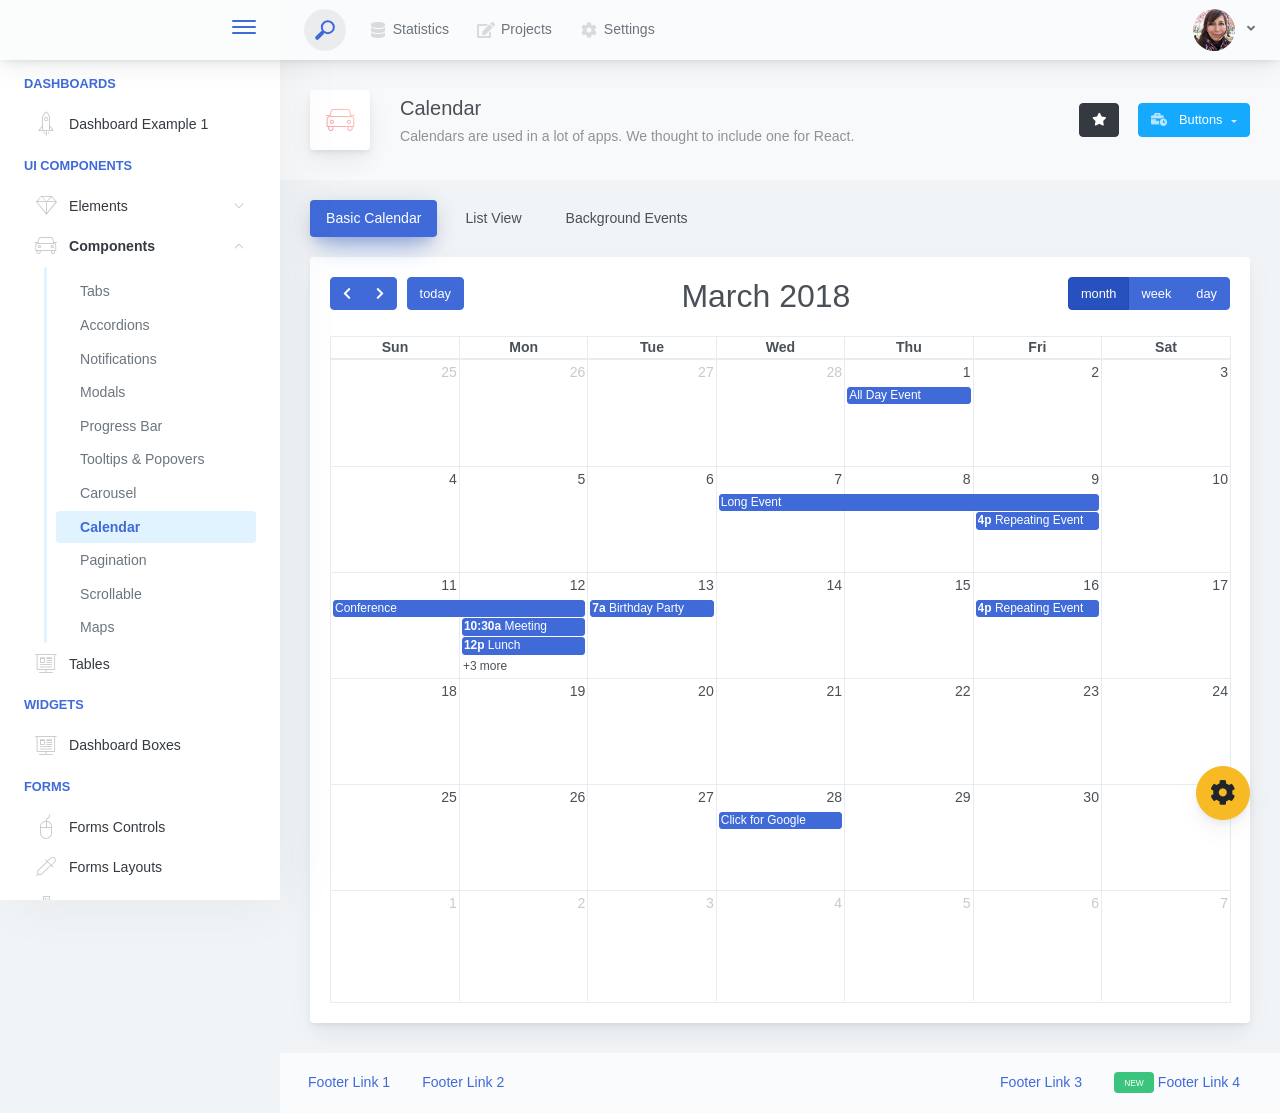
<file: Voting_System using_blockchain/Evote/adminpanel/admin/components-calendar.html>
<!doctype html>
<html lang="en">

<head>
    <meta charset="utf-8">
    <meta http-equiv="X-UA-Compatible" content="IE=edge">
    <meta http-equiv="Content-Language" content="en">
    <meta http-equiv="Content-Type" content="text/html; charset=utf-8"/>
    <title>Calendar - Calendars are used in a lot of apps. We thought to include one for React.</title>
    <meta name="viewport" content="width=device-width, initial-scale=1, maximum-scale=1, user-scalable=no, shrink-to-fit=no" />
    <meta name="description" content="Calendars are used in a lot of apps. We thought to include one for React.">
    <meta name="msapplication-tap-highlight" content="no">
    <!--
    =========================================================
    * ArchitectUI HTML Theme Dashboard - v1.0.0
    =========================================================
    * Product Page: https://dashboardpack.com
    * Copyright 2019 DashboardPack (https://dashboardpack.com)
    * Licensed under MIT (https://github.com/DashboardPack/architectui-html-theme-free/blob/master/LICENSE)
    =========================================================
    * The above copyright notice and this permission notice shall be included in all copies or substantial portions of the Software.
    -->
<link href="./main.css" rel="stylesheet"></head>
<body>
    <div class="app-container app-theme-white body-tabs-shadow fixed-sidebar fixed-header">
        <div class="app-header header-shadow">
            <div class="app-header__logo">
                <div class="logo-src"></div>
                <div class="header__pane ml-auto">
                    <div>
                        <button type="button" class="hamburger close-sidebar-btn hamburger--elastic" data-class="closed-sidebar">
                            <span class="hamburger-box">
                                <span class="hamburger-inner"></span>
                            </span>
                        </button>
                    </div>
                </div>
            </div>
            <div class="app-header__mobile-menu">
                <div>
                    <button type="button" class="hamburger hamburger--elastic mobile-toggle-nav">
                        <span class="hamburger-box">
                            <span class="hamburger-inner"></span>
                        </span>
                    </button>
                </div>
            </div>
            <div class="app-header__menu">
                <span>
                    <button type="button" class="btn-icon btn-icon-only btn btn-primary btn-sm mobile-toggle-header-nav">
                        <span class="btn-icon-wrapper">
                            <i class="fa fa-ellipsis-v fa-w-6"></i>
                        </span>
                    </button>
                </span>
            </div>    <div class="app-header__content">
                <div class="app-header-left">
                    <div class="search-wrapper">
                        <div class="input-holder">
                            <input type="text" class="search-input" placeholder="Type to search">
                            <button class="search-icon"><span></span></button>
                        </div>
                        <button class="close"></button>
                    </div>
                    <ul class="header-menu nav">
                        <li class="nav-item">
                            <a href="javascript:void(0);" class="nav-link">
                                <i class="nav-link-icon fa fa-database"> </i>
                                Statistics
                            </a>
                        </li>
                        <li class="btn-group nav-item">
                            <a href="javascript:void(0);" class="nav-link">
                                <i class="nav-link-icon fa fa-edit"></i>
                                Projects
                            </a>
                        </li>
                        <li class="dropdown nav-item">
                            <a href="javascript:void(0);" class="nav-link">
                                <i class="nav-link-icon fa fa-cog"></i>
                                Settings
                            </a>
                        </li>
                    </ul>        </div>
                <div class="app-header-right">
                    <div class="header-btn-lg pr-0">
                        <div class="widget-content p-0">
                            <div class="widget-content-wrapper">
                                <div class="widget-content-left">
                                    <div class="btn-group">
                                        <a data-toggle="dropdown" aria-haspopup="true" aria-expanded="false" class="p-0 btn">
                                            <img width="42" class="rounded-circle" src="assets/images/avatars/1.jpg" alt="">
                                            <i class="fa fa-angle-down ml-2 opacity-8"></i>
                                        </a>
                                        <div tabindex="-1" role="menu" aria-hidden="true" class="dropdown-menu dropdown-menu-right">
                                            <button type="button" tabindex="0" class="dropdown-item">User Account</button>
                                            <button type="button" tabindex="0" class="dropdown-item">Settings</button>
                                            <h6 tabindex="-1" class="dropdown-header">Header</h6>
                                            <button type="button" tabindex="0" class="dropdown-item">Actions</button>
                                            <div tabindex="-1" class="dropdown-divider"></div>
                                            <button type="button" tabindex="0" class="dropdown-item">Dividers</button>
                                        </div>
                                    </div>
                                </div>
                                <div class="widget-content-left  ml-3 header-user-info">
                                    <div class="widget-heading">
                                        Alina Mclourd
                                    </div>
                                    <div class="widget-subheading">
                                        VP People Manager
                                    </div>
                                </div>
                                <div class="widget-content-right header-user-info ml-3">
                                    <button type="button" class="btn-shadow p-1 btn btn-primary btn-sm show-toastr-example">
                                        <i class="fa text-white fa-calendar pr-1 pl-1"></i>
                                    </button>
                                </div>
                            </div>
                        </div>
                    </div>        </div>
            </div>
        </div>        <div class="ui-theme-settings">
            <button type="button" id="TooltipDemo" class="btn-open-options btn btn-warning">
                <i class="fa fa-cog fa-w-16 fa-spin fa-2x"></i>
            </button>
            <div class="theme-settings__inner">
                <div class="scrollbar-container">
                    <div class="theme-settings__options-wrapper">
                        <h3 class="themeoptions-heading">Layout Options
                        </h3>
                        <div class="p-3">
                            <ul class="list-group">
                                <li class="list-group-item">
                                    <div class="widget-content p-0">
                                        <div class="widget-content-wrapper">
                                            <div class="widget-content-left mr-3">
                                                <div class="switch has-switch switch-container-class" data-class="fixed-header">
                                                    <div class="switch-animate switch-on">
                                                        <input type="checkbox" checked data-toggle="toggle" data-onstyle="success">
                                                    </div>
                                                </div>
                                            </div>
                                            <div class="widget-content-left">
                                                <div class="widget-heading">Fixed Header
                                                </div>
                                                <div class="widget-subheading">Makes the header top fixed, always visible!
                                                </div>
                                            </div>
                                        </div>
                                    </div>
                                </li>
                                <li class="list-group-item">
                                    <div class="widget-content p-0">
                                        <div class="widget-content-wrapper">
                                            <div class="widget-content-left mr-3">
                                                <div class="switch has-switch switch-container-class" data-class="fixed-sidebar">
                                                    <div class="switch-animate switch-on">
                                                        <input type="checkbox" checked data-toggle="toggle" data-onstyle="success">
                                                    </div>
                                                </div>
                                            </div>
                                            <div class="widget-content-left">
                                                <div class="widget-heading">Fixed Sidebar
                                                </div>
                                                <div class="widget-subheading">Makes the sidebar left fixed, always visible!
                                                </div>
                                            </div>
                                        </div>
                                    </div>
                                </li>
                                <li class="list-group-item">
                                    <div class="widget-content p-0">
                                        <div class="widget-content-wrapper">
                                            <div class="widget-content-left mr-3">
                                                <div class="switch has-switch switch-container-class" data-class="fixed-footer">
                                                    <div class="switch-animate switch-off">
                                                        <input type="checkbox" data-toggle="toggle" data-onstyle="success">
                                                    </div>
                                                </div>
                                            </div>
                                            <div class="widget-content-left">
                                                <div class="widget-heading">Fixed Footer
                                                </div>
                                                <div class="widget-subheading">Makes the app footer bottom fixed, always visible!
                                                </div>
                                            </div>
                                        </div>
                                    </div>
                                </li>
                            </ul>
                        </div>
                        <h3 class="themeoptions-heading">
                            <div>
                                Header Options
                            </div>
                            <button type="button" class="btn-pill btn-shadow btn-wide ml-auto btn btn-focus btn-sm switch-header-cs-class" data-class="">
                                Restore Default
                            </button>
                        </h3>
                        <div class="p-3">
                            <ul class="list-group">
                                <li class="list-group-item">
                                    <h5 class="pb-2">Choose Color Scheme
                                    </h5>
                                    <div class="theme-settings-swatches">
                                        <div class="swatch-holder bg-primary switch-header-cs-class" data-class="bg-primary header-text-light">
                                        </div>
                                        <div class="swatch-holder bg-secondary switch-header-cs-class" data-class="bg-secondary header-text-light">
                                        </div>
                                        <div class="swatch-holder bg-success switch-header-cs-class" data-class="bg-success header-text-dark">
                                        </div>
                                        <div class="swatch-holder bg-info switch-header-cs-class" data-class="bg-info header-text-dark">
                                        </div>
                                        <div class="swatch-holder bg-warning switch-header-cs-class" data-class="bg-warning header-text-dark">
                                        </div>
                                        <div class="swatch-holder bg-danger switch-header-cs-class" data-class="bg-danger header-text-light">
                                        </div>
                                        <div class="swatch-holder bg-light switch-header-cs-class" data-class="bg-light header-text-dark">
                                        </div>
                                        <div class="swatch-holder bg-dark switch-header-cs-class" data-class="bg-dark header-text-light">
                                        </div>
                                        <div class="swatch-holder bg-focus switch-header-cs-class" data-class="bg-focus header-text-light">
                                        </div>
                                        <div class="swatch-holder bg-alternate switch-header-cs-class" data-class="bg-alternate header-text-light">
                                        </div>
                                        <div class="divider">
                                        </div>
                                        <div class="swatch-holder bg-vicious-stance switch-header-cs-class" data-class="bg-vicious-stance header-text-light">
                                        </div>
                                        <div class="swatch-holder bg-midnight-bloom switch-header-cs-class" data-class="bg-midnight-bloom header-text-light">
                                        </div>
                                        <div class="swatch-holder bg-night-sky switch-header-cs-class" data-class="bg-night-sky header-text-light">
                                        </div>
                                        <div class="swatch-holder bg-slick-carbon switch-header-cs-class" data-class="bg-slick-carbon header-text-light">
                                        </div>
                                        <div class="swatch-holder bg-asteroid switch-header-cs-class" data-class="bg-asteroid header-text-light">
                                        </div>
                                        <div class="swatch-holder bg-royal switch-header-cs-class" data-class="bg-royal header-text-light">
                                        </div>
                                        <div class="swatch-holder bg-warm-flame switch-header-cs-class" data-class="bg-warm-flame header-text-dark">
                                        </div>
                                        <div class="swatch-holder bg-night-fade switch-header-cs-class" data-class="bg-night-fade header-text-dark">
                                        </div>
                                        <div class="swatch-holder bg-sunny-morning switch-header-cs-class" data-class="bg-sunny-morning header-text-dark">
                                        </div>
                                        <div class="swatch-holder bg-tempting-azure switch-header-cs-class" data-class="bg-tempting-azure header-text-dark">
                                        </div>
                                        <div class="swatch-holder bg-amy-crisp switch-header-cs-class" data-class="bg-amy-crisp header-text-dark">
                                        </div>
                                        <div class="swatch-holder bg-heavy-rain switch-header-cs-class" data-class="bg-heavy-rain header-text-dark">
                                        </div>
                                        <div class="swatch-holder bg-mean-fruit switch-header-cs-class" data-class="bg-mean-fruit header-text-dark">
                                        </div>
                                        <div class="swatch-holder bg-malibu-beach switch-header-cs-class" data-class="bg-malibu-beach header-text-light">
                                        </div>
                                        <div class="swatch-holder bg-deep-blue switch-header-cs-class" data-class="bg-deep-blue header-text-dark">
                                        </div>
                                        <div class="swatch-holder bg-ripe-malin switch-header-cs-class" data-class="bg-ripe-malin header-text-light">
                                        </div>
                                        <div class="swatch-holder bg-arielle-smile switch-header-cs-class" data-class="bg-arielle-smile header-text-light">
                                        </div>
                                        <div class="swatch-holder bg-plum-plate switch-header-cs-class" data-class="bg-plum-plate header-text-light">
                                        </div>
                                        <div class="swatch-holder bg-happy-fisher switch-header-cs-class" data-class="bg-happy-fisher header-text-dark">
                                        </div>
                                        <div class="swatch-holder bg-happy-itmeo switch-header-cs-class" data-class="bg-happy-itmeo header-text-light">
                                        </div>
                                        <div class="swatch-holder bg-mixed-hopes switch-header-cs-class" data-class="bg-mixed-hopes header-text-light">
                                        </div>
                                        <div class="swatch-holder bg-strong-bliss switch-header-cs-class" data-class="bg-strong-bliss header-text-light">
                                        </div>
                                        <div class="swatch-holder bg-grow-early switch-header-cs-class" data-class="bg-grow-early header-text-light">
                                        </div>
                                        <div class="swatch-holder bg-love-kiss switch-header-cs-class" data-class="bg-love-kiss header-text-light">
                                        </div>
                                        <div class="swatch-holder bg-premium-dark switch-header-cs-class" data-class="bg-premium-dark header-text-light">
                                        </div>
                                        <div class="swatch-holder bg-happy-green switch-header-cs-class" data-class="bg-happy-green header-text-light">
                                        </div>
                                    </div>
                                </li>
                            </ul>
                        </div>
                        <h3 class="themeoptions-heading">
                            <div>Sidebar Options</div>
                            <button type="button" class="btn-pill btn-shadow btn-wide ml-auto btn btn-focus btn-sm switch-sidebar-cs-class" data-class="">
                                Restore Default
                            </button>
                        </h3>
                        <div class="p-3">
                            <ul class="list-group">
                                <li class="list-group-item">
                                    <h5 class="pb-2">Choose Color Scheme
                                    </h5>
                                    <div class="theme-settings-swatches">
                                        <div class="swatch-holder bg-primary switch-sidebar-cs-class" data-class="bg-primary sidebar-text-light">
                                        </div>
                                        <div class="swatch-holder bg-secondary switch-sidebar-cs-class" data-class="bg-secondary sidebar-text-light">
                                        </div>
                                        <div class="swatch-holder bg-success switch-sidebar-cs-class" data-class="bg-success sidebar-text-dark">
                                        </div>
                                        <div class="swatch-holder bg-info switch-sidebar-cs-class" data-class="bg-info sidebar-text-dark">
                                        </div>
                                        <div class="swatch-holder bg-warning switch-sidebar-cs-class" data-class="bg-warning sidebar-text-dark">
                                        </div>
                                        <div class="swatch-holder bg-danger switch-sidebar-cs-class" data-class="bg-danger sidebar-text-light">
                                        </div>
                                        <div class="swatch-holder bg-light switch-sidebar-cs-class" data-class="bg-light sidebar-text-dark">
                                        </div>
                                        <div class="swatch-holder bg-dark switch-sidebar-cs-class" data-class="bg-dark sidebar-text-light">
                                        </div>
                                        <div class="swatch-holder bg-focus switch-sidebar-cs-class" data-class="bg-focus sidebar-text-light">
                                        </div>
                                        <div class="swatch-holder bg-alternate switch-sidebar-cs-class" data-class="bg-alternate sidebar-text-light">
                                        </div>
                                        <div class="divider">
                                        </div>
                                        <div class="swatch-holder bg-vicious-stance switch-sidebar-cs-class" data-class="bg-vicious-stance sidebar-text-light">
                                        </div>
                                        <div class="swatch-holder bg-midnight-bloom switch-sidebar-cs-class" data-class="bg-midnight-bloom sidebar-text-light">
                                        </div>
                                        <div class="swatch-holder bg-night-sky switch-sidebar-cs-class" data-class="bg-night-sky sidebar-text-light">
                                        </div>
                                        <div class="swatch-holder bg-slick-carbon switch-sidebar-cs-class" data-class="bg-slick-carbon sidebar-text-light">
                                        </div>
                                        <div class="swatch-holder bg-asteroid switch-sidebar-cs-class" data-class="bg-asteroid sidebar-text-light">
                                        </div>
                                        <div class="swatch-holder bg-royal switch-sidebar-cs-class" data-class="bg-royal sidebar-text-light">
                                        </div>
                                        <div class="swatch-holder bg-warm-flame switch-sidebar-cs-class" data-class="bg-warm-flame sidebar-text-dark">
                                        </div>
                                        <div class="swatch-holder bg-night-fade switch-sidebar-cs-class" data-class="bg-night-fade sidebar-text-dark">
                                        </div>
                                        <div class="swatch-holder bg-sunny-morning switch-sidebar-cs-class" data-class="bg-sunny-morning sidebar-text-dark">
                                        </div>
                                        <div class="swatch-holder bg-tempting-azure switch-sidebar-cs-class" data-class="bg-tempting-azure sidebar-text-dark">
                                        </div>
                                        <div class="swatch-holder bg-amy-crisp switch-sidebar-cs-class" data-class="bg-amy-crisp sidebar-text-dark">
                                        </div>
                                        <div class="swatch-holder bg-heavy-rain switch-sidebar-cs-class" data-class="bg-heavy-rain sidebar-text-dark">
                                        </div>
                                        <div class="swatch-holder bg-mean-fruit switch-sidebar-cs-class" data-class="bg-mean-fruit sidebar-text-dark">
                                        </div>
                                        <div class="swatch-holder bg-malibu-beach switch-sidebar-cs-class" data-class="bg-malibu-beach sidebar-text-light">
                                        </div>
                                        <div class="swatch-holder bg-deep-blue switch-sidebar-cs-class" data-class="bg-deep-blue sidebar-text-dark">
                                        </div>
                                        <div class="swatch-holder bg-ripe-malin switch-sidebar-cs-class" data-class="bg-ripe-malin sidebar-text-light">
                                        </div>
                                        <div class="swatch-holder bg-arielle-smile switch-sidebar-cs-class" data-class="bg-arielle-smile sidebar-text-light">
                                        </div>
                                        <div class="swatch-holder bg-plum-plate switch-sidebar-cs-class" data-class="bg-plum-plate sidebar-text-light">
                                        </div>
                                        <div class="swatch-holder bg-happy-fisher switch-sidebar-cs-class" data-class="bg-happy-fisher sidebar-text-dark">
                                        </div>
                                        <div class="swatch-holder bg-happy-itmeo switch-sidebar-cs-class" data-class="bg-happy-itmeo sidebar-text-light">
                                        </div>
                                        <div class="swatch-holder bg-mixed-hopes switch-sidebar-cs-class" data-class="bg-mixed-hopes sidebar-text-light">
                                        </div>
                                        <div class="swatch-holder bg-strong-bliss switch-sidebar-cs-class" data-class="bg-strong-bliss sidebar-text-light">
                                        </div>
                                        <div class="swatch-holder bg-grow-early switch-sidebar-cs-class" data-class="bg-grow-early sidebar-text-light">
                                        </div>
                                        <div class="swatch-holder bg-love-kiss switch-sidebar-cs-class" data-class="bg-love-kiss sidebar-text-light">
                                        </div>
                                        <div class="swatch-holder bg-premium-dark switch-sidebar-cs-class" data-class="bg-premium-dark sidebar-text-light">
                                        </div>
                                        <div class="swatch-holder bg-happy-green switch-sidebar-cs-class" data-class="bg-happy-green sidebar-text-light">
                                        </div>
                                    </div>
                                </li>
                            </ul>
                        </div>
                        <h3 class="themeoptions-heading">
                            <div>Main Content Options</div>
                            <button type="button" class="btn-pill btn-shadow btn-wide ml-auto active btn btn-focus btn-sm">Restore Default
                            </button>
                        </h3>
                        <div class="p-3">
                            <ul class="list-group">
                                <li class="list-group-item">
                                    <h5 class="pb-2">Page Section Tabs
                                    </h5>
                                    <div class="theme-settings-swatches">
                                        <div role="group" class="mt-2 btn-group">
                                            <button type="button" class="btn-wide btn-shadow btn-primary btn btn-secondary switch-theme-class" data-class="body-tabs-line">
                                                Line
                                            </button>
                                            <button type="button" class="btn-wide btn-shadow btn-primary active btn btn-secondary switch-theme-class" data-class="body-tabs-shadow">
                                                Shadow
                                            </button>
                                        </div>
                                    </div>
                                </li>
                            </ul>
                        </div>
                    </div>
                </div>
            </div>
        </div>        <div class="app-main">
                <div class="app-sidebar sidebar-shadow">
                    <div class="app-header__logo">
                        <div class="logo-src"></div>
                        <div class="header__pane ml-auto">
                            <div>
                                <button type="button" class="hamburger close-sidebar-btn hamburger--elastic" data-class="closed-sidebar">
                                    <span class="hamburger-box">
                                        <span class="hamburger-inner"></span>
                                    </span>
                                </button>
                            </div>
                        </div>
                    </div>
                    <div class="app-header__mobile-menu">
                        <div>
                            <button type="button" class="hamburger hamburger--elastic mobile-toggle-nav">
                                <span class="hamburger-box">
                                    <span class="hamburger-inner"></span>
                                </span>
                            </button>
                        </div>
                    </div>
                    <div class="app-header__menu">
                        <span>
                            <button type="button" class="btn-icon btn-icon-only btn btn-primary btn-sm mobile-toggle-header-nav">
                                <span class="btn-icon-wrapper">
                                    <i class="fa fa-ellipsis-v fa-w-6"></i>
                                </span>
                            </button>
                        </span>
                    </div>    <div class="scrollbar-sidebar">
                        <div class="app-sidebar__inner">
                            <ul class="vertical-nav-menu">
                                <li class="app-sidebar__heading">Dashboards</li>
                                <li>
                                    <a href="index.html">
                                        <i class="metismenu-icon pe-7s-rocket"></i>
                                        Dashboard Example 1
                                    </a>
                                </li>
                                <li class="app-sidebar__heading">UI Components</li>
                                <li
                                    
                                    
                                    
                                    
                                    
                                    
                                    
                                    
                                >
                                    <a href="#">
                                        <i class="metismenu-icon pe-7s-diamond"></i>
                                        Elements
                                        <i class="metismenu-state-icon pe-7s-angle-down caret-left"></i>
                                    </a>
                                    <ul
                                        
                                        
                                        
                                        
                                        
                                        
                                        
                                        
                                    >
                                        <li>
                                            <a href="elements-buttons-standard.html">
                                                <i class="metismenu-icon"></i>
                                                Buttons
                                            </a>
                                        </li>
                                        <li>
                                            <a href="elements-dropdowns.html">
                                                <i class="metismenu-icon">
                                                </i>Dropdowns
                                            </a>
                                        </li>
                                        <li>
                                            <a href="elements-icons.html">
                                                <i class="metismenu-icon">
                                                </i>Icons
                                            </a>
                                        </li>
                                        <li>
                                            <a href="elements-badges-labels.html">
                                                <i class="metismenu-icon">
                                                </i>Badges
                                            </a>
                                        </li>
                                        <li>
                                            <a href="elements-cards.html">
                                                <i class="metismenu-icon">
                                                </i>Cards
                                            </a>
                                        </li>
                                        <li>
                                            <a href="elements-list-group.html">
                                                <i class="metismenu-icon">
                                                </i>List Groups
                                            </a>
                                        </li>
                                        <li>
                                            <a href="elements-navigation.html">
                                                <i class="metismenu-icon">
                                                </i>Navigation Menus
                                            </a>
                                        </li>
                                        <li>
                                            <a href="elements-utilities.html">
                                                <i class="metismenu-icon">
                                                </i>Utilities
                                            </a>
                                        </li>
                                    </ul>
                                </li>
                                <li
                                    
                                    
                                    
                                    
                                    
                                    
                                    
                                     class="mm-active"
                                    
                                    
                                    
                                >
                                    <a href="#">
                                        <i class="metismenu-icon pe-7s-car"></i>
                                        Components
                                        <i class="metismenu-state-icon pe-7s-angle-down caret-left"></i>
                                    </a>
                                    <ul
                                        
                                        
                                        
                                        
                                        
                                        
                                        
                                         class="mm-show"
                                        
                                        
                                        
                                    >
                                        <li>
                                            <a href="components-tabs.html">
                                                <i class="metismenu-icon">
                                                </i>Tabs
                                            </a>
                                        </li>
                                        <li>
                                            <a href="components-accordions.html">
                                                <i class="metismenu-icon">
                                                </i>Accordions
                                            </a>
                                        </li>
                                        <li>
                                            <a href="components-notifications.html">
                                                <i class="metismenu-icon">
                                                </i>Notifications
                                            </a>
                                        </li>
                                        <li>
                                            <a href="components-modals.html">
                                                <i class="metismenu-icon">
                                                </i>Modals
                                            </a>
                                        </li>
                                        <li>
                                            <a href="components-progress-bar.html">
                                                <i class="metismenu-icon">
                                                </i>Progress Bar
                                            </a>
                                        </li>
                                        <li>
                                            <a href="components-tooltips-popovers.html">
                                                <i class="metismenu-icon">
                                                </i>Tooltips &amp; Popovers
                                            </a>
                                        </li>
                                        <li>
                                            <a href="components-carousel.html">
                                                <i class="metismenu-icon">
                                                </i>Carousel
                                            </a>
                                        </li>
                                        <li>
                                            <a href="components-calendar.html" class="mm-active">
                                                <i class="metismenu-icon">
                                                </i>Calendar
                                            </a>
                                        </li>
                                        <li>
                                            <a href="components-pagination.html">
                                                <i class="metismenu-icon">
                                                </i>Pagination
                                            </a>
                                        </li>
                                        <li>
                                            <a href="components-scrollable-elements.html">
                                                <i class="metismenu-icon">
                                                </i>Scrollable
                                            </a>
                                        </li>
                                        <li>
                                            <a href="components-maps.html">
                                                <i class="metismenu-icon">
                                                </i>Maps
                                            </a>
                                        </li>
                                    </ul>
                                </li>
                                <li  >
                                    <a href="tables-regular.html">
                                        <i class="metismenu-icon pe-7s-display2"></i>
                                        Tables
                                    </a>
                                </li>
                                <li class="app-sidebar__heading">Widgets</li>
                                <li>
                                    <a href="dashboard-boxes.html">
                                        <i class="metismenu-icon pe-7s-display2"></i>
                                        Dashboard Boxes
                                    </a>
                                </li>
                                <li class="app-sidebar__heading">Forms</li>
                                <li>
                                    <a href="forms-controls.html">
                                        <i class="metismenu-icon pe-7s-mouse">
                                        </i>Forms Controls
                                    </a>
                                </li>
                                <li>
                                    <a href="forms-layouts.html">
                                        <i class="metismenu-icon pe-7s-eyedropper">
                                        </i>Forms Layouts
                                    </a>
                                </li>
                                <li>
                                    <a href="forms-validation.html">
                                        <i class="metismenu-icon pe-7s-pendrive">
                                        </i>Forms Validation
                                    </a>
                                </li>
                                <li class="app-sidebar__heading">Charts</li>
                                <li>
                                    <a href="charts-chartjs.html">
                                        <i class="metismenu-icon pe-7s-graph2">
                                        </i>ChartJS
                                    </a>
                                </li>
                                <li class="app-sidebar__heading">PRO Version</li>
                                <li>
                                    <a href="https://dashboardpack.com/theme-details/architectui-dashboard-html-pro/" target="_blank">
                                        <i class="metismenu-icon pe-7s-graph2">
                                        </i>
                                        Upgrade to PRO
                                    </a>
                                </li>
                            </ul>
                        </div>
                    </div>
                </div>    <div class="app-main__outer">
                    <div class="app-main__inner">
                        <div class="app-page-title">
                            <div class="page-title-wrapper">
                                <div class="page-title-heading">
                                    <div class="page-title-icon">
                                        <i class="pe-7s-car icon-gradient bg-warm-flame">
                                        </i>
                                    </div>
                                    <div>Calendar
                                        <div class="page-title-subheading">Calendars are used in a lot of apps. We thought to include one for React.
                                        </div>
                                    </div>
                                </div>
                                <div class="page-title-actions">
                                    <button type="button" data-toggle="tooltip" title="Example Tooltip" data-placement="bottom" class="btn-shadow mr-3 btn btn-dark">
                                        <i class="fa fa-star"></i>
                                    </button>
                                    <div class="d-inline-block dropdown">
                                        <button type="button" data-toggle="dropdown" aria-haspopup="true" aria-expanded="false" class="btn-shadow dropdown-toggle btn btn-info">
                                            <span class="btn-icon-wrapper pr-2 opacity-7">
                                                <i class="fa fa-business-time fa-w-20"></i>
                                            </span>
                                            Buttons
                                        </button>
                                        <div tabindex="-1" role="menu" aria-hidden="true" class="dropdown-menu dropdown-menu-right">
                                            <ul class="nav flex-column">
                                                <li class="nav-item">
                                                    <a href="javascript:void(0);" class="nav-link">
                                                        <i class="nav-link-icon lnr-inbox"></i>
                                                        <span>
                                                            Inbox
                                                        </span>
                                                        <div class="ml-auto badge badge-pill badge-secondary">86</div>
                                                    </a>
                                                </li>
                                                <li class="nav-item">
                                                    <a href="javascript:void(0);" class="nav-link">
                                                        <i class="nav-link-icon lnr-book"></i>
                                                        <span>
                                                            Book
                                                        </span>
                                                        <div class="ml-auto badge badge-pill badge-danger">5</div>
                                                    </a>
                                                </li>
                                                <li class="nav-item">
                                                    <a href="javascript:void(0);" class="nav-link">
                                                        <i class="nav-link-icon lnr-picture"></i>
                                                        <span>
                                                            Picture
                                                        </span>
                                                    </a>
                                                </li>
                                                <li class="nav-item">
                                                    <a disabled href="javascript:void(0);" class="nav-link disabled">
                                                        <i class="nav-link-icon lnr-file-empty"></i>
                                                        <span>
                                                            File Disabled
                                                        </span>
                                                    </a>
                                                </li>
                                            </ul>
                                        </div>
                                    </div>
                                </div>    </div>
                        </div>            <ul class="body-tabs body-tabs-layout tabs-animated body-tabs-animated nav">
                            <li class="nav-item">
                                <a role="tab" class="nav-link active" id="tab-0" data-toggle="tab" href="#tab-content-0">
                                    <span>Basic Calendar</span>
                                </a>
                            </li>
                            <li class="nav-item">
                                <a role="tab" class="nav-link" id="tab-1" data-toggle="tab" href="#tab-content-1">
                                    <span>List View</span>
                                </a>
                            </li>
                            <li class="nav-item">
                                <a role="tab" class="nav-link" id="tab-2" data-toggle="tab" href="#tab-content-2">
                                    <span>Background Events</span>
                                </a>
                            </li>
                        </ul>
                        <div class="tab-content">
                            <div class="tab-pane tabs-animation fade show active" id="tab-content-0" role="tabpanel">
                                <div class="main-card mb-3 card">
                                    <div class="card-body">
                                        <div id='calendar'></div>
                                    </div>
                                </div>
                            </div>
                            <div class="tab-pane tabs-animation fade" id="tab-content-1" role="tabpanel">
                                <div class="main-card mb-3 card">
                                    <div class="card-body">
                                        <div id='calendar-list'></div>
                                    </div>
                                </div>
                            </div>
                            <div class="tab-pane tabs-animation fade" id="tab-content-2" role="tabpanel">
                                <div class="main-card mb-3 card">
                                    <div class="card-body">
                                        <div id="calendar-bg-events"></div>
                                    </div>
                                </div>
                            </div>
                        </div>
                    </div>
                    <div class="app-wrapper-footer">
                        <div class="app-footer">
                            <div class="app-footer__inner">
                                <div class="app-footer-left">
                                    <ul class="nav">
                                        <li class="nav-item">
                                            <a href="javascript:void(0);" class="nav-link">
                                                Footer Link 1
                                            </a>
                                        </li>
                                        <li class="nav-item">
                                            <a href="javascript:void(0);" class="nav-link">
                                                Footer Link 2
                                            </a>
                                        </li>
                                    </ul>
                                </div>
                                <div class="app-footer-right">
                                    <ul class="nav">
                                        <li class="nav-item">
                                            <a href="javascript:void(0);" class="nav-link">
                                                Footer Link 3
                                            </a>
                                        </li>
                                        <li class="nav-item">
                                            <a href="javascript:void(0);" class="nav-link">
                                                <div class="badge badge-success mr-1 ml-0">
                                                    <small>NEW</small>
                                                </div>
                                                Footer Link 4
                                            </a>
                                        </li>
                                    </ul>
                                </div>
                            </div>
                        </div>
                    </div>    </div>
        </div>
    </div>
<script type="text/javascript" src="./assets/scripts/main.js"></script></body>
</html>
</file>
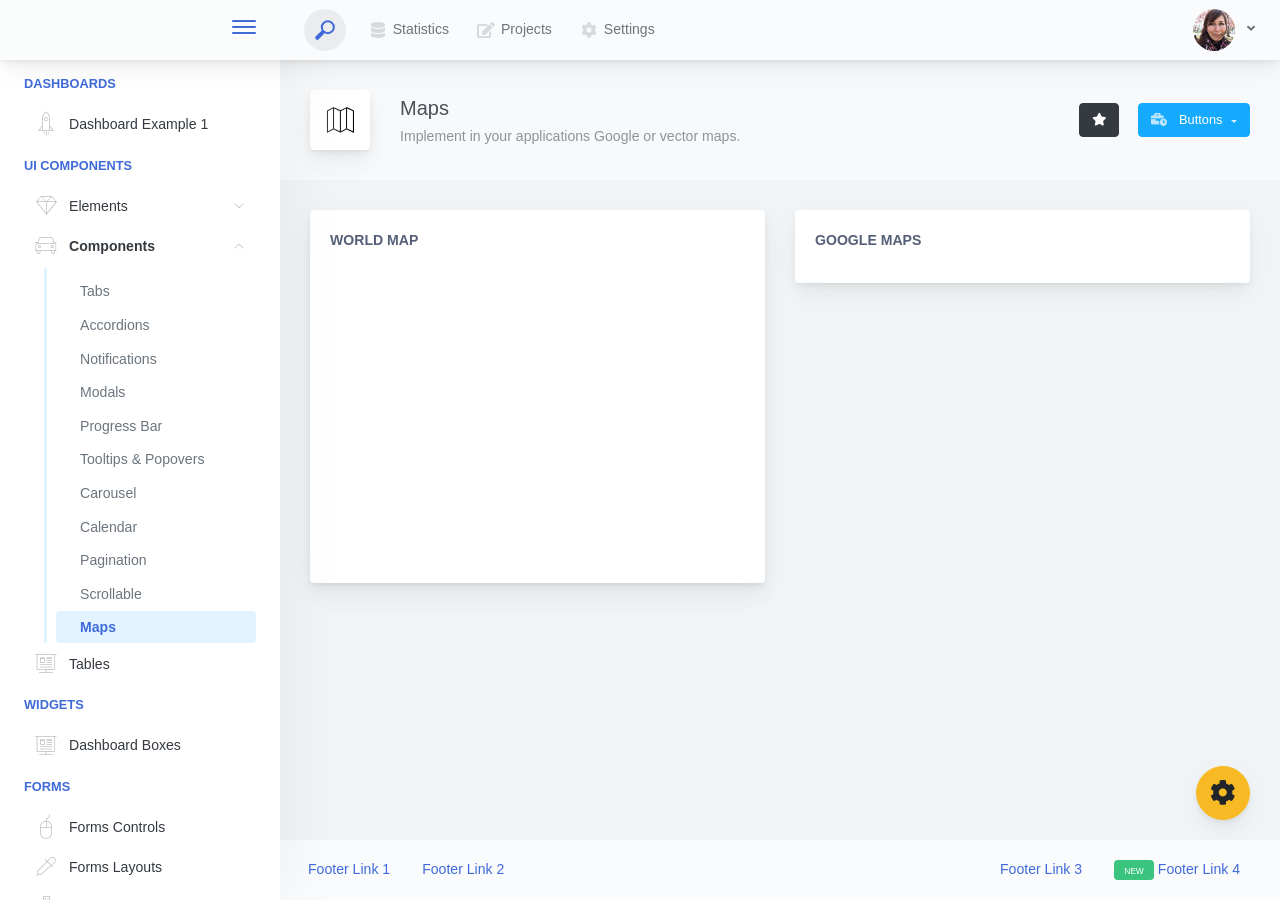
<file: Voting_System using_blockchain/Evote/adminpanel/admin/components-maps.html>
<!doctype html>
<html lang="en">

<head>
    <meta charset="utf-8">
    <meta http-equiv="X-UA-Compatible" content="IE=edge">
    <meta http-equiv="Content-Language" content="en">
    <meta http-equiv="Content-Type" content="text/html; charset=utf-8"/>
    <title>Maps - Implement in your applications Google or vector maps.</title>
    <meta name="viewport" content="width=device-width, initial-scale=1, maximum-scale=1, user-scalable=no, shrink-to-fit=no" />
    <meta name="description" content="Implement in your applications Google or vector maps.">
    <meta name="msapplication-tap-highlight" content="no">
    <!--
    =========================================================
    * ArchitectUI HTML Theme Dashboard - v1.0.0
    =========================================================
    * Product Page: https://dashboardpack.com
    * Copyright 2019 DashboardPack (https://dashboardpack.com)
    * Licensed under MIT (https://github.com/DashboardPack/architectui-html-theme-free/blob/master/LICENSE)
    =========================================================
    * The above copyright notice and this permission notice shall be included in all copies or substantial portions of the Software.
    -->
<link href="./main.css" rel="stylesheet"></head>
<body>
    <div class="app-container app-theme-white body-tabs-shadow fixed-sidebar fixed-header">
        <div class="app-header header-shadow">
            <div class="app-header__logo">
                <div class="logo-src"></div>
                <div class="header__pane ml-auto">
                    <div>
                        <button type="button" class="hamburger close-sidebar-btn hamburger--elastic" data-class="closed-sidebar">
                            <span class="hamburger-box">
                                <span class="hamburger-inner"></span>
                            </span>
                        </button>
                    </div>
                </div>
            </div>
            <div class="app-header__mobile-menu">
                <div>
                    <button type="button" class="hamburger hamburger--elastic mobile-toggle-nav">
                        <span class="hamburger-box">
                            <span class="hamburger-inner"></span>
                        </span>
                    </button>
                </div>
            </div>
            <div class="app-header__menu">
                <span>
                    <button type="button" class="btn-icon btn-icon-only btn btn-primary btn-sm mobile-toggle-header-nav">
                        <span class="btn-icon-wrapper">
                            <i class="fa fa-ellipsis-v fa-w-6"></i>
                        </span>
                    </button>
                </span>
            </div>    <div class="app-header__content">
                <div class="app-header-left">
                    <div class="search-wrapper">
                        <div class="input-holder">
                            <input type="text" class="search-input" placeholder="Type to search">
                            <button class="search-icon"><span></span></button>
                        </div>
                        <button class="close"></button>
                    </div>
                    <ul class="header-menu nav">
                        <li class="nav-item">
                            <a href="javascript:void(0);" class="nav-link">
                                <i class="nav-link-icon fa fa-database"> </i>
                                Statistics
                            </a>
                        </li>
                        <li class="btn-group nav-item">
                            <a href="javascript:void(0);" class="nav-link">
                                <i class="nav-link-icon fa fa-edit"></i>
                                Projects
                            </a>
                        </li>
                        <li class="dropdown nav-item">
                            <a href="javascript:void(0);" class="nav-link">
                                <i class="nav-link-icon fa fa-cog"></i>
                                Settings
                            </a>
                        </li>
                    </ul>        </div>
                <div class="app-header-right">
                    <div class="header-btn-lg pr-0">
                        <div class="widget-content p-0">
                            <div class="widget-content-wrapper">
                                <div class="widget-content-left">
                                    <div class="btn-group">
                                        <a data-toggle="dropdown" aria-haspopup="true" aria-expanded="false" class="p-0 btn">
                                            <img width="42" class="rounded-circle" src="assets/images/avatars/1.jpg" alt="">
                                            <i class="fa fa-angle-down ml-2 opacity-8"></i>
                                        </a>
                                        <div tabindex="-1" role="menu" aria-hidden="true" class="dropdown-menu dropdown-menu-right">
                                            <button type="button" tabindex="0" class="dropdown-item">User Account</button>
                                            <button type="button" tabindex="0" class="dropdown-item">Settings</button>
                                            <h6 tabindex="-1" class="dropdown-header">Header</h6>
                                            <button type="button" tabindex="0" class="dropdown-item">Actions</button>
                                            <div tabindex="-1" class="dropdown-divider"></div>
                                            <button type="button" tabindex="0" class="dropdown-item">Dividers</button>
                                        </div>
                                    </div>
                                </div>
                                <div class="widget-content-left  ml-3 header-user-info">
                                    <div class="widget-heading">
                                        Alina Mclourd
                                    </div>
                                    <div class="widget-subheading">
                                        VP People Manager
                                    </div>
                                </div>
                                <div class="widget-content-right header-user-info ml-3">
                                    <button type="button" class="btn-shadow p-1 btn btn-primary btn-sm show-toastr-example">
                                        <i class="fa text-white fa-calendar pr-1 pl-1"></i>
                                    </button>
                                </div>
                            </div>
                        </div>
                    </div>        </div>
            </div>
        </div>        <div class="ui-theme-settings">
            <button type="button" id="TooltipDemo" class="btn-open-options btn btn-warning">
                <i class="fa fa-cog fa-w-16 fa-spin fa-2x"></i>
            </button>
            <div class="theme-settings__inner">
                <div class="scrollbar-container">
                    <div class="theme-settings__options-wrapper">
                        <h3 class="themeoptions-heading">Layout Options
                        </h3>
                        <div class="p-3">
                            <ul class="list-group">
                                <li class="list-group-item">
                                    <div class="widget-content p-0">
                                        <div class="widget-content-wrapper">
                                            <div class="widget-content-left mr-3">
                                                <div class="switch has-switch switch-container-class" data-class="fixed-header">
                                                    <div class="switch-animate switch-on">
                                                        <input type="checkbox" checked data-toggle="toggle" data-onstyle="success">
                                                    </div>
                                                </div>
                                            </div>
                                            <div class="widget-content-left">
                                                <div class="widget-heading">Fixed Header
                                                </div>
                                                <div class="widget-subheading">Makes the header top fixed, always visible!
                                                </div>
                                            </div>
                                        </div>
                                    </div>
                                </li>
                                <li class="list-group-item">
                                    <div class="widget-content p-0">
                                        <div class="widget-content-wrapper">
                                            <div class="widget-content-left mr-3">
                                                <div class="switch has-switch switch-container-class" data-class="fixed-sidebar">
                                                    <div class="switch-animate switch-on">
                                                        <input type="checkbox" checked data-toggle="toggle" data-onstyle="success">
                                                    </div>
                                                </div>
                                            </div>
                                            <div class="widget-content-left">
                                                <div class="widget-heading">Fixed Sidebar
                                                </div>
                                                <div class="widget-subheading">Makes the sidebar left fixed, always visible!
                                                </div>
                                            </div>
                                        </div>
                                    </div>
                                </li>
                                <li class="list-group-item">
                                    <div class="widget-content p-0">
                                        <div class="widget-content-wrapper">
                                            <div class="widget-content-left mr-3">
                                                <div class="switch has-switch switch-container-class" data-class="fixed-footer">
                                                    <div class="switch-animate switch-off">
                                                        <input type="checkbox" data-toggle="toggle" data-onstyle="success">
                                                    </div>
                                                </div>
                                            </div>
                                            <div class="widget-content-left">
                                                <div class="widget-heading">Fixed Footer
                                                </div>
                                                <div class="widget-subheading">Makes the app footer bottom fixed, always visible!
                                                </div>
                                            </div>
                                        </div>
                                    </div>
                                </li>
                            </ul>
                        </div>
                        <h3 class="themeoptions-heading">
                            <div>
                                Header Options
                            </div>
                            <button type="button" class="btn-pill btn-shadow btn-wide ml-auto btn btn-focus btn-sm switch-header-cs-class" data-class="">
                                Restore Default
                            </button>
                        </h3>
                        <div class="p-3">
                            <ul class="list-group">
                                <li class="list-group-item">
                                    <h5 class="pb-2">Choose Color Scheme
                                    </h5>
                                    <div class="theme-settings-swatches">
                                        <div class="swatch-holder bg-primary switch-header-cs-class" data-class="bg-primary header-text-light">
                                        </div>
                                        <div class="swatch-holder bg-secondary switch-header-cs-class" data-class="bg-secondary header-text-light">
                                        </div>
                                        <div class="swatch-holder bg-success switch-header-cs-class" data-class="bg-success header-text-dark">
                                        </div>
                                        <div class="swatch-holder bg-info switch-header-cs-class" data-class="bg-info header-text-dark">
                                        </div>
                                        <div class="swatch-holder bg-warning switch-header-cs-class" data-class="bg-warning header-text-dark">
                                        </div>
                                        <div class="swatch-holder bg-danger switch-header-cs-class" data-class="bg-danger header-text-light">
                                        </div>
                                        <div class="swatch-holder bg-light switch-header-cs-class" data-class="bg-light header-text-dark">
                                        </div>
                                        <div class="swatch-holder bg-dark switch-header-cs-class" data-class="bg-dark header-text-light">
                                        </div>
                                        <div class="swatch-holder bg-focus switch-header-cs-class" data-class="bg-focus header-text-light">
                                        </div>
                                        <div class="swatch-holder bg-alternate switch-header-cs-class" data-class="bg-alternate header-text-light">
                                        </div>
                                        <div class="divider">
                                        </div>
                                        <div class="swatch-holder bg-vicious-stance switch-header-cs-class" data-class="bg-vicious-stance header-text-light">
                                        </div>
                                        <div class="swatch-holder bg-midnight-bloom switch-header-cs-class" data-class="bg-midnight-bloom header-text-light">
                                        </div>
                                        <div class="swatch-holder bg-night-sky switch-header-cs-class" data-class="bg-night-sky header-text-light">
                                        </div>
                                        <div class="swatch-holder bg-slick-carbon switch-header-cs-class" data-class="bg-slick-carbon header-text-light">
                                        </div>
                                        <div class="swatch-holder bg-asteroid switch-header-cs-class" data-class="bg-asteroid header-text-light">
                                        </div>
                                        <div class="swatch-holder bg-royal switch-header-cs-class" data-class="bg-royal header-text-light">
                                        </div>
                                        <div class="swatch-holder bg-warm-flame switch-header-cs-class" data-class="bg-warm-flame header-text-dark">
                                        </div>
                                        <div class="swatch-holder bg-night-fade switch-header-cs-class" data-class="bg-night-fade header-text-dark">
                                        </div>
                                        <div class="swatch-holder bg-sunny-morning switch-header-cs-class" data-class="bg-sunny-morning header-text-dark">
                                        </div>
                                        <div class="swatch-holder bg-tempting-azure switch-header-cs-class" data-class="bg-tempting-azure header-text-dark">
                                        </div>
                                        <div class="swatch-holder bg-amy-crisp switch-header-cs-class" data-class="bg-amy-crisp header-text-dark">
                                        </div>
                                        <div class="swatch-holder bg-heavy-rain switch-header-cs-class" data-class="bg-heavy-rain header-text-dark">
                                        </div>
                                        <div class="swatch-holder bg-mean-fruit switch-header-cs-class" data-class="bg-mean-fruit header-text-dark">
                                        </div>
                                        <div class="swatch-holder bg-malibu-beach switch-header-cs-class" data-class="bg-malibu-beach header-text-light">
                                        </div>
                                        <div class="swatch-holder bg-deep-blue switch-header-cs-class" data-class="bg-deep-blue header-text-dark">
                                        </div>
                                        <div class="swatch-holder bg-ripe-malin switch-header-cs-class" data-class="bg-ripe-malin header-text-light">
                                        </div>
                                        <div class="swatch-holder bg-arielle-smile switch-header-cs-class" data-class="bg-arielle-smile header-text-light">
                                        </div>
                                        <div class="swatch-holder bg-plum-plate switch-header-cs-class" data-class="bg-plum-plate header-text-light">
                                        </div>
                                        <div class="swatch-holder bg-happy-fisher switch-header-cs-class" data-class="bg-happy-fisher header-text-dark">
                                        </div>
                                        <div class="swatch-holder bg-happy-itmeo switch-header-cs-class" data-class="bg-happy-itmeo header-text-light">
                                        </div>
                                        <div class="swatch-holder bg-mixed-hopes switch-header-cs-class" data-class="bg-mixed-hopes header-text-light">
                                        </div>
                                        <div class="swatch-holder bg-strong-bliss switch-header-cs-class" data-class="bg-strong-bliss header-text-light">
                                        </div>
                                        <div class="swatch-holder bg-grow-early switch-header-cs-class" data-class="bg-grow-early header-text-light">
                                        </div>
                                        <div class="swatch-holder bg-love-kiss switch-header-cs-class" data-class="bg-love-kiss header-text-light">
                                        </div>
                                        <div class="swatch-holder bg-premium-dark switch-header-cs-class" data-class="bg-premium-dark header-text-light">
                                        </div>
                                        <div class="swatch-holder bg-happy-green switch-header-cs-class" data-class="bg-happy-green header-text-light">
                                        </div>
                                    </div>
                                </li>
                            </ul>
                        </div>
                        <h3 class="themeoptions-heading">
                            <div>Sidebar Options</div>
                            <button type="button" class="btn-pill btn-shadow btn-wide ml-auto btn btn-focus btn-sm switch-sidebar-cs-class" data-class="">
                                Restore Default
                            </button>
                        </h3>
                        <div class="p-3">
                            <ul class="list-group">
                                <li class="list-group-item">
                                    <h5 class="pb-2">Choose Color Scheme
                                    </h5>
                                    <div class="theme-settings-swatches">
                                        <div class="swatch-holder bg-primary switch-sidebar-cs-class" data-class="bg-primary sidebar-text-light">
                                        </div>
                                        <div class="swatch-holder bg-secondary switch-sidebar-cs-class" data-class="bg-secondary sidebar-text-light">
                                        </div>
                                        <div class="swatch-holder bg-success switch-sidebar-cs-class" data-class="bg-success sidebar-text-dark">
                                        </div>
                                        <div class="swatch-holder bg-info switch-sidebar-cs-class" data-class="bg-info sidebar-text-dark">
                                        </div>
                                        <div class="swatch-holder bg-warning switch-sidebar-cs-class" data-class="bg-warning sidebar-text-dark">
                                        </div>
                                        <div class="swatch-holder bg-danger switch-sidebar-cs-class" data-class="bg-danger sidebar-text-light">
                                        </div>
                                        <div class="swatch-holder bg-light switch-sidebar-cs-class" data-class="bg-light sidebar-text-dark">
                                        </div>
                                        <div class="swatch-holder bg-dark switch-sidebar-cs-class" data-class="bg-dark sidebar-text-light">
                                        </div>
                                        <div class="swatch-holder bg-focus switch-sidebar-cs-class" data-class="bg-focus sidebar-text-light">
                                        </div>
                                        <div class="swatch-holder bg-alternate switch-sidebar-cs-class" data-class="bg-alternate sidebar-text-light">
                                        </div>
                                        <div class="divider">
                                        </div>
                                        <div class="swatch-holder bg-vicious-stance switch-sidebar-cs-class" data-class="bg-vicious-stance sidebar-text-light">
                                        </div>
                                        <div class="swatch-holder bg-midnight-bloom switch-sidebar-cs-class" data-class="bg-midnight-bloom sidebar-text-light">
                                        </div>
                                        <div class="swatch-holder bg-night-sky switch-sidebar-cs-class" data-class="bg-night-sky sidebar-text-light">
                                        </div>
                                        <div class="swatch-holder bg-slick-carbon switch-sidebar-cs-class" data-class="bg-slick-carbon sidebar-text-light">
                                        </div>
                                        <div class="swatch-holder bg-asteroid switch-sidebar-cs-class" data-class="bg-asteroid sidebar-text-light">
                                        </div>
                                        <div class="swatch-holder bg-royal switch-sidebar-cs-class" data-class="bg-royal sidebar-text-light">
                                        </div>
                                        <div class="swatch-holder bg-warm-flame switch-sidebar-cs-class" data-class="bg-warm-flame sidebar-text-dark">
                                        </div>
                                        <div class="swatch-holder bg-night-fade switch-sidebar-cs-class" data-class="bg-night-fade sidebar-text-dark">
                                        </div>
                                        <div class="swatch-holder bg-sunny-morning switch-sidebar-cs-class" data-class="bg-sunny-morning sidebar-text-dark">
                                        </div>
                                        <div class="swatch-holder bg-tempting-azure switch-sidebar-cs-class" data-class="bg-tempting-azure sidebar-text-dark">
                                        </div>
                                        <div class="swatch-holder bg-amy-crisp switch-sidebar-cs-class" data-class="bg-amy-crisp sidebar-text-dark">
                                        </div>
                                        <div class="swatch-holder bg-heavy-rain switch-sidebar-cs-class" data-class="bg-heavy-rain sidebar-text-dark">
                                        </div>
                                        <div class="swatch-holder bg-mean-fruit switch-sidebar-cs-class" data-class="bg-mean-fruit sidebar-text-dark">
                                        </div>
                                        <div class="swatch-holder bg-malibu-beach switch-sidebar-cs-class" data-class="bg-malibu-beach sidebar-text-light">
                                        </div>
                                        <div class="swatch-holder bg-deep-blue switch-sidebar-cs-class" data-class="bg-deep-blue sidebar-text-dark">
                                        </div>
                                        <div class="swatch-holder bg-ripe-malin switch-sidebar-cs-class" data-class="bg-ripe-malin sidebar-text-light">
                                        </div>
                                        <div class="swatch-holder bg-arielle-smile switch-sidebar-cs-class" data-class="bg-arielle-smile sidebar-text-light">
                                        </div>
                                        <div class="swatch-holder bg-plum-plate switch-sidebar-cs-class" data-class="bg-plum-plate sidebar-text-light">
                                        </div>
                                        <div class="swatch-holder bg-happy-fisher switch-sidebar-cs-class" data-class="bg-happy-fisher sidebar-text-dark">
                                        </div>
                                        <div class="swatch-holder bg-happy-itmeo switch-sidebar-cs-class" data-class="bg-happy-itmeo sidebar-text-light">
                                        </div>
                                        <div class="swatch-holder bg-mixed-hopes switch-sidebar-cs-class" data-class="bg-mixed-hopes sidebar-text-light">
                                        </div>
                                        <div class="swatch-holder bg-strong-bliss switch-sidebar-cs-class" data-class="bg-strong-bliss sidebar-text-light">
                                        </div>
                                        <div class="swatch-holder bg-grow-early switch-sidebar-cs-class" data-class="bg-grow-early sidebar-text-light">
                                        </div>
                                        <div class="swatch-holder bg-love-kiss switch-sidebar-cs-class" data-class="bg-love-kiss sidebar-text-light">
                                        </div>
                                        <div class="swatch-holder bg-premium-dark switch-sidebar-cs-class" data-class="bg-premium-dark sidebar-text-light">
                                        </div>
                                        <div class="swatch-holder bg-happy-green switch-sidebar-cs-class" data-class="bg-happy-green sidebar-text-light">
                                        </div>
                                    </div>
                                </li>
                            </ul>
                        </div>
                        <h3 class="themeoptions-heading">
                            <div>Main Content Options</div>
                            <button type="button" class="btn-pill btn-shadow btn-wide ml-auto active btn btn-focus btn-sm">Restore Default
                            </button>
                        </h3>
                        <div class="p-3">
                            <ul class="list-group">
                                <li class="list-group-item">
                                    <h5 class="pb-2">Page Section Tabs
                                    </h5>
                                    <div class="theme-settings-swatches">
                                        <div role="group" class="mt-2 btn-group">
                                            <button type="button" class="btn-wide btn-shadow btn-primary btn btn-secondary switch-theme-class" data-class="body-tabs-line">
                                                Line
                                            </button>
                                            <button type="button" class="btn-wide btn-shadow btn-primary active btn btn-secondary switch-theme-class" data-class="body-tabs-shadow">
                                                Shadow
                                            </button>
                                        </div>
                                    </div>
                                </li>
                            </ul>
                        </div>
                    </div>
                </div>
            </div>
        </div>        <div class="app-main">
                <div class="app-sidebar sidebar-shadow">
                    <div class="app-header__logo">
                        <div class="logo-src"></div>
                        <div class="header__pane ml-auto">
                            <div>
                                <button type="button" class="hamburger close-sidebar-btn hamburger--elastic" data-class="closed-sidebar">
                                    <span class="hamburger-box">
                                        <span class="hamburger-inner"></span>
                                    </span>
                                </button>
                            </div>
                        </div>
                    </div>
                    <div class="app-header__mobile-menu">
                        <div>
                            <button type="button" class="hamburger hamburger--elastic mobile-toggle-nav">
                                <span class="hamburger-box">
                                    <span class="hamburger-inner"></span>
                                </span>
                            </button>
                        </div>
                    </div>
                    <div class="app-header__menu">
                        <span>
                            <button type="button" class="btn-icon btn-icon-only btn btn-primary btn-sm mobile-toggle-header-nav">
                                <span class="btn-icon-wrapper">
                                    <i class="fa fa-ellipsis-v fa-w-6"></i>
                                </span>
                            </button>
                        </span>
                    </div>    <div class="scrollbar-sidebar">
                        <div class="app-sidebar__inner">
                            <ul class="vertical-nav-menu">
                                <li class="app-sidebar__heading">Dashboards</li>
                                <li>
                                    <a href="index.html">
                                        <i class="metismenu-icon pe-7s-rocket"></i>
                                        Dashboard Example 1
                                    </a>
                                </li>
                                <li class="app-sidebar__heading">UI Components</li>
                                <li
                                    
                                    
                                    
                                    
                                    
                                    
                                    
                                    
                                >
                                    <a href="#">
                                        <i class="metismenu-icon pe-7s-diamond"></i>
                                        Elements
                                        <i class="metismenu-state-icon pe-7s-angle-down caret-left"></i>
                                    </a>
                                    <ul
                                        
                                        
                                        
                                        
                                        
                                        
                                        
                                        
                                    >
                                        <li>
                                            <a href="elements-buttons-standard.html">
                                                <i class="metismenu-icon"></i>
                                                Buttons
                                            </a>
                                        </li>
                                        <li>
                                            <a href="elements-dropdowns.html">
                                                <i class="metismenu-icon">
                                                </i>Dropdowns
                                            </a>
                                        </li>
                                        <li>
                                            <a href="elements-icons.html">
                                                <i class="metismenu-icon">
                                                </i>Icons
                                            </a>
                                        </li>
                                        <li>
                                            <a href="elements-badges-labels.html">
                                                <i class="metismenu-icon">
                                                </i>Badges
                                            </a>
                                        </li>
                                        <li>
                                            <a href="elements-cards.html">
                                                <i class="metismenu-icon">
                                                </i>Cards
                                            </a>
                                        </li>
                                        <li>
                                            <a href="elements-list-group.html">
                                                <i class="metismenu-icon">
                                                </i>List Groups
                                            </a>
                                        </li>
                                        <li>
                                            <a href="elements-navigation.html">
                                                <i class="metismenu-icon">
                                                </i>Navigation Menus
                                            </a>
                                        </li>
                                        <li>
                                            <a href="elements-utilities.html">
                                                <i class="metismenu-icon">
                                                </i>Utilities
                                            </a>
                                        </li>
                                    </ul>
                                </li>
                                <li
                                    
                                    
                                    
                                    
                                    
                                    
                                    
                                    
                                    
                                    
                                     class="mm-active"
                                >
                                    <a href="#">
                                        <i class="metismenu-icon pe-7s-car"></i>
                                        Components
                                        <i class="metismenu-state-icon pe-7s-angle-down caret-left"></i>
                                    </a>
                                    <ul
                                        
                                        
                                        
                                        
                                        
                                        
                                        
                                        
                                        
                                        
                                         class="mm-show"
                                    >
                                        <li>
                                            <a href="components-tabs.html">
                                                <i class="metismenu-icon">
                                                </i>Tabs
                                            </a>
                                        </li>
                                        <li>
                                            <a href="components-accordions.html">
                                                <i class="metismenu-icon">
                                                </i>Accordions
                                            </a>
                                        </li>
                                        <li>
                                            <a href="components-notifications.html">
                                                <i class="metismenu-icon">
                                                </i>Notifications
                                            </a>
                                        </li>
                                        <li>
                                            <a href="components-modals.html">
                                                <i class="metismenu-icon">
                                                </i>Modals
                                            </a>
                                        </li>
                                        <li>
                                            <a href="components-progress-bar.html">
                                                <i class="metismenu-icon">
                                                </i>Progress Bar
                                            </a>
                                        </li>
                                        <li>
                                            <a href="components-tooltips-popovers.html">
                                                <i class="metismenu-icon">
                                                </i>Tooltips &amp; Popovers
                                            </a>
                                        </li>
                                        <li>
                                            <a href="components-carousel.html">
                                                <i class="metismenu-icon">
                                                </i>Carousel
                                            </a>
                                        </li>
                                        <li>
                                            <a href="components-calendar.html">
                                                <i class="metismenu-icon">
                                                </i>Calendar
                                            </a>
                                        </li>
                                        <li>
                                            <a href="components-pagination.html">
                                                <i class="metismenu-icon">
                                                </i>Pagination
                                            </a>
                                        </li>
                                        <li>
                                            <a href="components-scrollable-elements.html">
                                                <i class="metismenu-icon">
                                                </i>Scrollable
                                            </a>
                                        </li>
                                        <li>
                                            <a href="components-maps.html" class="mm-active">
                                                <i class="metismenu-icon">
                                                </i>Maps
                                            </a>
                                        </li>
                                    </ul>
                                </li>
                                <li  >
                                    <a href="tables-regular.html">
                                        <i class="metismenu-icon pe-7s-display2"></i>
                                        Tables
                                    </a>
                                </li>
                                <li class="app-sidebar__heading">Widgets</li>
                                <li>
                                    <a href="dashboard-boxes.html">
                                        <i class="metismenu-icon pe-7s-display2"></i>
                                        Dashboard Boxes
                                    </a>
                                </li>
                                <li class="app-sidebar__heading">Forms</li>
                                <li>
                                    <a href="forms-controls.html">
                                        <i class="metismenu-icon pe-7s-mouse">
                                        </i>Forms Controls
                                    </a>
                                </li>
                                <li>
                                    <a href="forms-layouts.html">
                                        <i class="metismenu-icon pe-7s-eyedropper">
                                        </i>Forms Layouts
                                    </a>
                                </li>
                                <li>
                                    <a href="forms-validation.html">
                                        <i class="metismenu-icon pe-7s-pendrive">
                                        </i>Forms Validation
                                    </a>
                                </li>
                                <li class="app-sidebar__heading">Charts</li>
                                <li>
                                    <a href="charts-chartjs.html">
                                        <i class="metismenu-icon pe-7s-graph2">
                                        </i>ChartJS
                                    </a>
                                </li>
                                <li class="app-sidebar__heading">PRO Version</li>
                                <li>
                                    <a href="https://dashboardpack.com/theme-details/architectui-dashboard-html-pro/" target="_blank">
                                        <i class="metismenu-icon pe-7s-graph2">
                                        </i>
                                        Upgrade to PRO
                                    </a>
                                </li>
                            </ul>
                        </div>
                    </div>
                </div>    <div class="app-main__outer">
                    <div class="app-main__inner">
                        <div class="app-page-title">
                            <div class="page-title-wrapper">
                                <div class="page-title-heading">
                                    <div class="page-title-icon">
                                        <i class="pe-7s-map icon-gradient bg-premium-dark">
                                        </i>
                                    </div>
                                    <div>Maps
                                        <div class="page-title-subheading">Implement in your applications Google or vector maps.
                                        </div>
                                    </div>
                                </div>
                                <div class="page-title-actions">
                                    <button type="button" data-toggle="tooltip" title="Example Tooltip" data-placement="bottom" class="btn-shadow mr-3 btn btn-dark">
                                        <i class="fa fa-star"></i>
                                    </button>
                                    <div class="d-inline-block dropdown">
                                        <button type="button" data-toggle="dropdown" aria-haspopup="true" aria-expanded="false" class="btn-shadow dropdown-toggle btn btn-info">
                                            <span class="btn-icon-wrapper pr-2 opacity-7">
                                                <i class="fa fa-business-time fa-w-20"></i>
                                            </span>
                                            Buttons
                                        </button>
                                        <div tabindex="-1" role="menu" aria-hidden="true" class="dropdown-menu dropdown-menu-right">
                                            <ul class="nav flex-column">
                                                <li class="nav-item">
                                                    <a href="javascript:void(0);" class="nav-link">
                                                        <i class="nav-link-icon lnr-inbox"></i>
                                                        <span>
                                                            Inbox
                                                        </span>
                                                        <div class="ml-auto badge badge-pill badge-secondary">86</div>
                                                    </a>
                                                </li>
                                                <li class="nav-item">
                                                    <a href="javascript:void(0);" class="nav-link">
                                                        <i class="nav-link-icon lnr-book"></i>
                                                        <span>
                                                            Book
                                                        </span>
                                                        <div class="ml-auto badge badge-pill badge-danger">5</div>
                                                    </a>
                                                </li>
                                                <li class="nav-item">
                                                    <a href="javascript:void(0);" class="nav-link">
                                                        <i class="nav-link-icon lnr-picture"></i>
                                                        <span>
                                                            Picture
                                                        </span>
                                                    </a>
                                                </li>
                                                <li class="nav-item">
                                                    <a disabled href="javascript:void(0);" class="nav-link disabled">
                                                        <i class="nav-link-icon lnr-file-empty"></i>
                                                        <span>
                                                            File Disabled
                                                        </span>
                                                    </a>
                                                </li>
                                            </ul>
                                        </div>
                                    </div>
                                </div>    </div>
                        </div>            <div class="row">
                            <div class="col-md-6">
                                <div class="main-card mb-3 card">
                                    <div class="card-body">
                                        <div class="card-title">World Map</div>
                                        <div id="world-map-gdp" style="width: 100%; height: 300px;"></div>
                                    </div>
                                </div>
                            </div>
                            <div class="col-md-6">
                                <div class="main-card mb-3 card">
                                    <div class="card-body">
                                        <div class="card-title">Google Maps</div>
                                        <div id="gmap-example"></div>
                                    </div>
                                </div>
                            </div>
                        </div>
                    </div>
                    <div class="app-wrapper-footer">
                        <div class="app-footer">
                            <div class="app-footer__inner">
                                <div class="app-footer-left">
                                    <ul class="nav">
                                        <li class="nav-item">
                                            <a href="javascript:void(0);" class="nav-link">
                                                Footer Link 1
                                            </a>
                                        </li>
                                        <li class="nav-item">
                                            <a href="javascript:void(0);" class="nav-link">
                                                Footer Link 2
                                            </a>
                                        </li>
                                    </ul>
                                </div>
                                <div class="app-footer-right">
                                    <ul class="nav">
                                        <li class="nav-item">
                                            <a href="javascript:void(0);" class="nav-link">
                                                Footer Link 3
                                            </a>
                                        </li>
                                        <li class="nav-item">
                                            <a href="javascript:void(0);" class="nav-link">
                                                <div class="badge badge-success mr-1 ml-0">
                                                    <small>NEW</small>
                                                </div>
                                                Footer Link 4
                                            </a>
                                        </li>
                                    </ul>
                                </div>
                            </div>
                        </div>
                    </div>    </div>
                <script src="http://maps.google.com/maps/api/js?sensor=true"></script>
        </div>
    </div>
<script type="text/javascript" src="./assets/scripts/main.js"></script></body>
</html>
</file>
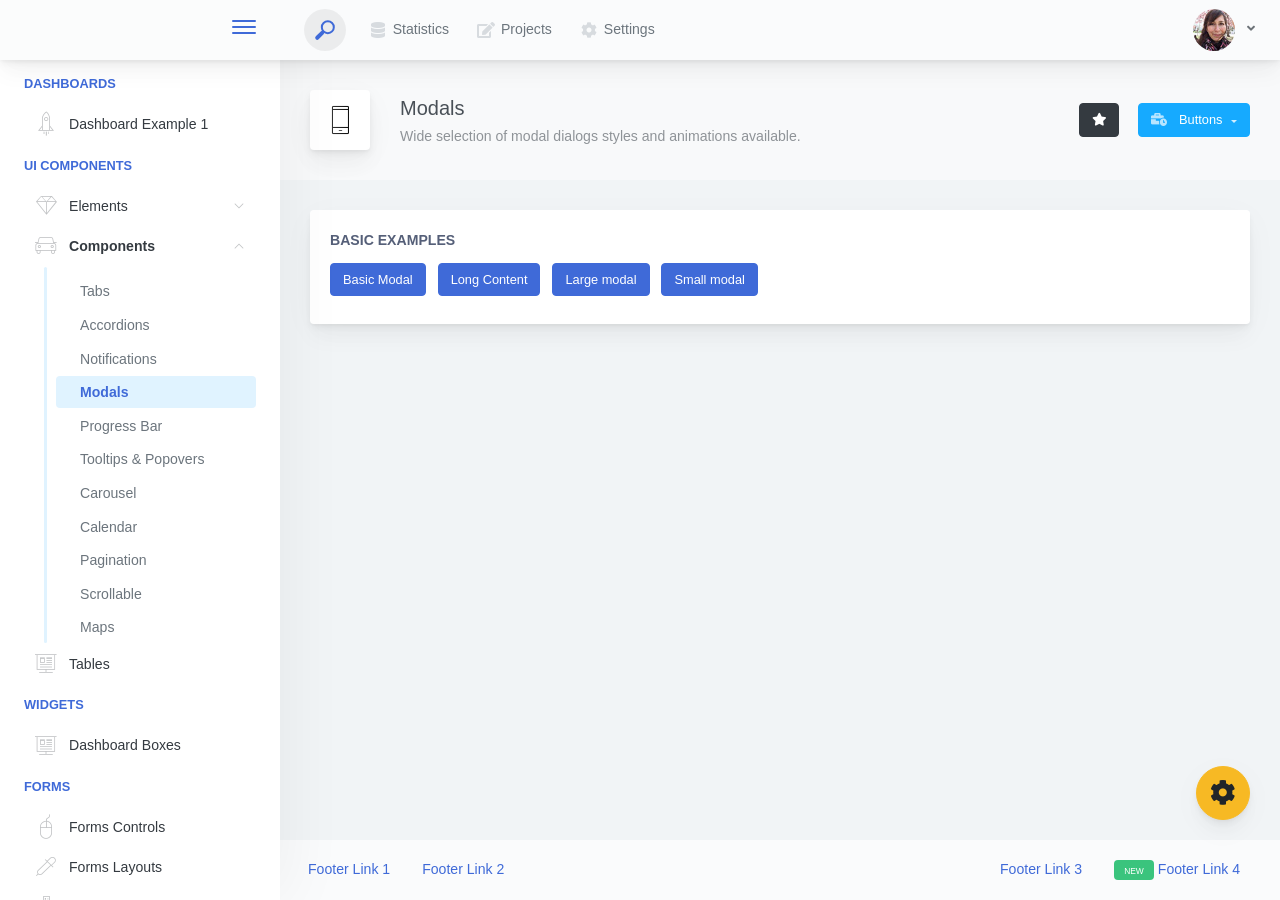
<file: Voting_System using_blockchain/Evote/adminpanel/admin/components-modals.html>
<!doctype html>
<html lang="en">

<head>
    <meta charset="utf-8">
    <meta http-equiv="X-UA-Compatible" content="IE=edge">
    <meta http-equiv="Content-Language" content="en">
    <meta http-equiv="Content-Type" content="text/html; charset=utf-8"/>
    <title>Modals - Wide selection of modal dialogs styles and animations available.</title>
    <meta name="viewport" content="width=device-width, initial-scale=1, maximum-scale=1, user-scalable=no, shrink-to-fit=no" />
    <meta name="description" content="Wide selection of modal dialogs styles and animations available.">
    <meta name="msapplication-tap-highlight" content="no">
    <!--
    =========================================================
    * ArchitectUI HTML Theme Dashboard - v1.0.0
    =========================================================
    * Product Page: https://dashboardpack.com
    * Copyright 2019 DashboardPack (https://dashboardpack.com)
    * Licensed under MIT (https://github.com/DashboardPack/architectui-html-theme-free/blob/master/LICENSE)
    =========================================================
    * The above copyright notice and this permission notice shall be included in all copies or substantial portions of the Software.
    -->
<link href="./main.css" rel="stylesheet"></head>
<body>
    <div class="app-container app-theme-white body-tabs-shadow fixed-sidebar fixed-header">
        <div class="app-header header-shadow">
            <div class="app-header__logo">
                <div class="logo-src"></div>
                <div class="header__pane ml-auto">
                    <div>
                        <button type="button" class="hamburger close-sidebar-btn hamburger--elastic" data-class="closed-sidebar">
                            <span class="hamburger-box">
                                <span class="hamburger-inner"></span>
                            </span>
                        </button>
                    </div>
                </div>
            </div>
            <div class="app-header__mobile-menu">
                <div>
                    <button type="button" class="hamburger hamburger--elastic mobile-toggle-nav">
                        <span class="hamburger-box">
                            <span class="hamburger-inner"></span>
                        </span>
                    </button>
                </div>
            </div>
            <div class="app-header__menu">
                <span>
                    <button type="button" class="btn-icon btn-icon-only btn btn-primary btn-sm mobile-toggle-header-nav">
                        <span class="btn-icon-wrapper">
                            <i class="fa fa-ellipsis-v fa-w-6"></i>
                        </span>
                    </button>
                </span>
            </div>    <div class="app-header__content">
                <div class="app-header-left">
                    <div class="search-wrapper">
                        <div class="input-holder">
                            <input type="text" class="search-input" placeholder="Type to search">
                            <button class="search-icon"><span></span></button>
                        </div>
                        <button class="close"></button>
                    </div>
                    <ul class="header-menu nav">
                        <li class="nav-item">
                            <a href="javascript:void(0);" class="nav-link">
                                <i class="nav-link-icon fa fa-database"> </i>
                                Statistics
                            </a>
                        </li>
                        <li class="btn-group nav-item">
                            <a href="javascript:void(0);" class="nav-link">
                                <i class="nav-link-icon fa fa-edit"></i>
                                Projects
                            </a>
                        </li>
                        <li class="dropdown nav-item">
                            <a href="javascript:void(0);" class="nav-link">
                                <i class="nav-link-icon fa fa-cog"></i>
                                Settings
                            </a>
                        </li>
                    </ul>        </div>
                <div class="app-header-right">
                    <div class="header-btn-lg pr-0">
                        <div class="widget-content p-0">
                            <div class="widget-content-wrapper">
                                <div class="widget-content-left">
                                    <div class="btn-group">
                                        <a data-toggle="dropdown" aria-haspopup="true" aria-expanded="false" class="p-0 btn">
                                            <img width="42" class="rounded-circle" src="assets/images/avatars/1.jpg" alt="">
                                            <i class="fa fa-angle-down ml-2 opacity-8"></i>
                                        </a>
                                        <div tabindex="-1" role="menu" aria-hidden="true" class="dropdown-menu dropdown-menu-right">
                                            <button type="button" tabindex="0" class="dropdown-item">User Account</button>
                                            <button type="button" tabindex="0" class="dropdown-item">Settings</button>
                                            <h6 tabindex="-1" class="dropdown-header">Header</h6>
                                            <button type="button" tabindex="0" class="dropdown-item">Actions</button>
                                            <div tabindex="-1" class="dropdown-divider"></div>
                                            <button type="button" tabindex="0" class="dropdown-item">Dividers</button>
                                        </div>
                                    </div>
                                </div>
                                <div class="widget-content-left  ml-3 header-user-info">
                                    <div class="widget-heading">
                                        Alina Mclourd
                                    </div>
                                    <div class="widget-subheading">
                                        VP People Manager
                                    </div>
                                </div>
                                <div class="widget-content-right header-user-info ml-3">
                                    <button type="button" class="btn-shadow p-1 btn btn-primary btn-sm show-toastr-example">
                                        <i class="fa text-white fa-calendar pr-1 pl-1"></i>
                                    </button>
                                </div>
                            </div>
                        </div>
                    </div>        </div>
            </div>
        </div>        <div class="ui-theme-settings">
            <button type="button" id="TooltipDemo" class="btn-open-options btn btn-warning">
                <i class="fa fa-cog fa-w-16 fa-spin fa-2x"></i>
            </button>
            <div class="theme-settings__inner">
                <div class="scrollbar-container">
                    <div class="theme-settings__options-wrapper">
                        <h3 class="themeoptions-heading">Layout Options
                        </h3>
                        <div class="p-3">
                            <ul class="list-group">
                                <li class="list-group-item">
                                    <div class="widget-content p-0">
                                        <div class="widget-content-wrapper">
                                            <div class="widget-content-left mr-3">
                                                <div class="switch has-switch switch-container-class" data-class="fixed-header">
                                                    <div class="switch-animate switch-on">
                                                        <input type="checkbox" checked data-toggle="toggle" data-onstyle="success">
                                                    </div>
                                                </div>
                                            </div>
                                            <div class="widget-content-left">
                                                <div class="widget-heading">Fixed Header
                                                </div>
                                                <div class="widget-subheading">Makes the header top fixed, always visible!
                                                </div>
                                            </div>
                                        </div>
                                    </div>
                                </li>
                                <li class="list-group-item">
                                    <div class="widget-content p-0">
                                        <div class="widget-content-wrapper">
                                            <div class="widget-content-left mr-3">
                                                <div class="switch has-switch switch-container-class" data-class="fixed-sidebar">
                                                    <div class="switch-animate switch-on">
                                                        <input type="checkbox" checked data-toggle="toggle" data-onstyle="success">
                                                    </div>
                                                </div>
                                            </div>
                                            <div class="widget-content-left">
                                                <div class="widget-heading">Fixed Sidebar
                                                </div>
                                                <div class="widget-subheading">Makes the sidebar left fixed, always visible!
                                                </div>
                                            </div>
                                        </div>
                                    </div>
                                </li>
                                <li class="list-group-item">
                                    <div class="widget-content p-0">
                                        <div class="widget-content-wrapper">
                                            <div class="widget-content-left mr-3">
                                                <div class="switch has-switch switch-container-class" data-class="fixed-footer">
                                                    <div class="switch-animate switch-off">
                                                        <input type="checkbox" data-toggle="toggle" data-onstyle="success">
                                                    </div>
                                                </div>
                                            </div>
                                            <div class="widget-content-left">
                                                <div class="widget-heading">Fixed Footer
                                                </div>
                                                <div class="widget-subheading">Makes the app footer bottom fixed, always visible!
                                                </div>
                                            </div>
                                        </div>
                                    </div>
                                </li>
                            </ul>
                        </div>
                        <h3 class="themeoptions-heading">
                            <div>
                                Header Options
                            </div>
                            <button type="button" class="btn-pill btn-shadow btn-wide ml-auto btn btn-focus btn-sm switch-header-cs-class" data-class="">
                                Restore Default
                            </button>
                        </h3>
                        <div class="p-3">
                            <ul class="list-group">
                                <li class="list-group-item">
                                    <h5 class="pb-2">Choose Color Scheme
                                    </h5>
                                    <div class="theme-settings-swatches">
                                        <div class="swatch-holder bg-primary switch-header-cs-class" data-class="bg-primary header-text-light">
                                        </div>
                                        <div class="swatch-holder bg-secondary switch-header-cs-class" data-class="bg-secondary header-text-light">
                                        </div>
                                        <div class="swatch-holder bg-success switch-header-cs-class" data-class="bg-success header-text-dark">
                                        </div>
                                        <div class="swatch-holder bg-info switch-header-cs-class" data-class="bg-info header-text-dark">
                                        </div>
                                        <div class="swatch-holder bg-warning switch-header-cs-class" data-class="bg-warning header-text-dark">
                                        </div>
                                        <div class="swatch-holder bg-danger switch-header-cs-class" data-class="bg-danger header-text-light">
                                        </div>
                                        <div class="swatch-holder bg-light switch-header-cs-class" data-class="bg-light header-text-dark">
                                        </div>
                                        <div class="swatch-holder bg-dark switch-header-cs-class" data-class="bg-dark header-text-light">
                                        </div>
                                        <div class="swatch-holder bg-focus switch-header-cs-class" data-class="bg-focus header-text-light">
                                        </div>
                                        <div class="swatch-holder bg-alternate switch-header-cs-class" data-class="bg-alternate header-text-light">
                                        </div>
                                        <div class="divider">
                                        </div>
                                        <div class="swatch-holder bg-vicious-stance switch-header-cs-class" data-class="bg-vicious-stance header-text-light">
                                        </div>
                                        <div class="swatch-holder bg-midnight-bloom switch-header-cs-class" data-class="bg-midnight-bloom header-text-light">
                                        </div>
                                        <div class="swatch-holder bg-night-sky switch-header-cs-class" data-class="bg-night-sky header-text-light">
                                        </div>
                                        <div class="swatch-holder bg-slick-carbon switch-header-cs-class" data-class="bg-slick-carbon header-text-light">
                                        </div>
                                        <div class="swatch-holder bg-asteroid switch-header-cs-class" data-class="bg-asteroid header-text-light">
                                        </div>
                                        <div class="swatch-holder bg-royal switch-header-cs-class" data-class="bg-royal header-text-light">
                                        </div>
                                        <div class="swatch-holder bg-warm-flame switch-header-cs-class" data-class="bg-warm-flame header-text-dark">
                                        </div>
                                        <div class="swatch-holder bg-night-fade switch-header-cs-class" data-class="bg-night-fade header-text-dark">
                                        </div>
                                        <div class="swatch-holder bg-sunny-morning switch-header-cs-class" data-class="bg-sunny-morning header-text-dark">
                                        </div>
                                        <div class="swatch-holder bg-tempting-azure switch-header-cs-class" data-class="bg-tempting-azure header-text-dark">
                                        </div>
                                        <div class="swatch-holder bg-amy-crisp switch-header-cs-class" data-class="bg-amy-crisp header-text-dark">
                                        </div>
                                        <div class="swatch-holder bg-heavy-rain switch-header-cs-class" data-class="bg-heavy-rain header-text-dark">
                                        </div>
                                        <div class="swatch-holder bg-mean-fruit switch-header-cs-class" data-class="bg-mean-fruit header-text-dark">
                                        </div>
                                        <div class="swatch-holder bg-malibu-beach switch-header-cs-class" data-class="bg-malibu-beach header-text-light">
                                        </div>
                                        <div class="swatch-holder bg-deep-blue switch-header-cs-class" data-class="bg-deep-blue header-text-dark">
                                        </div>
                                        <div class="swatch-holder bg-ripe-malin switch-header-cs-class" data-class="bg-ripe-malin header-text-light">
                                        </div>
                                        <div class="swatch-holder bg-arielle-smile switch-header-cs-class" data-class="bg-arielle-smile header-text-light">
                                        </div>
                                        <div class="swatch-holder bg-plum-plate switch-header-cs-class" data-class="bg-plum-plate header-text-light">
                                        </div>
                                        <div class="swatch-holder bg-happy-fisher switch-header-cs-class" data-class="bg-happy-fisher header-text-dark">
                                        </div>
                                        <div class="swatch-holder bg-happy-itmeo switch-header-cs-class" data-class="bg-happy-itmeo header-text-light">
                                        </div>
                                        <div class="swatch-holder bg-mixed-hopes switch-header-cs-class" data-class="bg-mixed-hopes header-text-light">
                                        </div>
                                        <div class="swatch-holder bg-strong-bliss switch-header-cs-class" data-class="bg-strong-bliss header-text-light">
                                        </div>
                                        <div class="swatch-holder bg-grow-early switch-header-cs-class" data-class="bg-grow-early header-text-light">
                                        </div>
                                        <div class="swatch-holder bg-love-kiss switch-header-cs-class" data-class="bg-love-kiss header-text-light">
                                        </div>
                                        <div class="swatch-holder bg-premium-dark switch-header-cs-class" data-class="bg-premium-dark header-text-light">
                                        </div>
                                        <div class="swatch-holder bg-happy-green switch-header-cs-class" data-class="bg-happy-green header-text-light">
                                        </div>
                                    </div>
                                </li>
                            </ul>
                        </div>
                        <h3 class="themeoptions-heading">
                            <div>Sidebar Options</div>
                            <button type="button" class="btn-pill btn-shadow btn-wide ml-auto btn btn-focus btn-sm switch-sidebar-cs-class" data-class="">
                                Restore Default
                            </button>
                        </h3>
                        <div class="p-3">
                            <ul class="list-group">
                                <li class="list-group-item">
                                    <h5 class="pb-2">Choose Color Scheme
                                    </h5>
                                    <div class="theme-settings-swatches">
                                        <div class="swatch-holder bg-primary switch-sidebar-cs-class" data-class="bg-primary sidebar-text-light">
                                        </div>
                                        <div class="swatch-holder bg-secondary switch-sidebar-cs-class" data-class="bg-secondary sidebar-text-light">
                                        </div>
                                        <div class="swatch-holder bg-success switch-sidebar-cs-class" data-class="bg-success sidebar-text-dark">
                                        </div>
                                        <div class="swatch-holder bg-info switch-sidebar-cs-class" data-class="bg-info sidebar-text-dark">
                                        </div>
                                        <div class="swatch-holder bg-warning switch-sidebar-cs-class" data-class="bg-warning sidebar-text-dark">
                                        </div>
                                        <div class="swatch-holder bg-danger switch-sidebar-cs-class" data-class="bg-danger sidebar-text-light">
                                        </div>
                                        <div class="swatch-holder bg-light switch-sidebar-cs-class" data-class="bg-light sidebar-text-dark">
                                        </div>
                                        <div class="swatch-holder bg-dark switch-sidebar-cs-class" data-class="bg-dark sidebar-text-light">
                                        </div>
                                        <div class="swatch-holder bg-focus switch-sidebar-cs-class" data-class="bg-focus sidebar-text-light">
                                        </div>
                                        <div class="swatch-holder bg-alternate switch-sidebar-cs-class" data-class="bg-alternate sidebar-text-light">
                                        </div>
                                        <div class="divider">
                                        </div>
                                        <div class="swatch-holder bg-vicious-stance switch-sidebar-cs-class" data-class="bg-vicious-stance sidebar-text-light">
                                        </div>
                                        <div class="swatch-holder bg-midnight-bloom switch-sidebar-cs-class" data-class="bg-midnight-bloom sidebar-text-light">
                                        </div>
                                        <div class="swatch-holder bg-night-sky switch-sidebar-cs-class" data-class="bg-night-sky sidebar-text-light">
                                        </div>
                                        <div class="swatch-holder bg-slick-carbon switch-sidebar-cs-class" data-class="bg-slick-carbon sidebar-text-light">
                                        </div>
                                        <div class="swatch-holder bg-asteroid switch-sidebar-cs-class" data-class="bg-asteroid sidebar-text-light">
                                        </div>
                                        <div class="swatch-holder bg-royal switch-sidebar-cs-class" data-class="bg-royal sidebar-text-light">
                                        </div>
                                        <div class="swatch-holder bg-warm-flame switch-sidebar-cs-class" data-class="bg-warm-flame sidebar-text-dark">
                                        </div>
                                        <div class="swatch-holder bg-night-fade switch-sidebar-cs-class" data-class="bg-night-fade sidebar-text-dark">
                                        </div>
                                        <div class="swatch-holder bg-sunny-morning switch-sidebar-cs-class" data-class="bg-sunny-morning sidebar-text-dark">
                                        </div>
                                        <div class="swatch-holder bg-tempting-azure switch-sidebar-cs-class" data-class="bg-tempting-azure sidebar-text-dark">
                                        </div>
                                        <div class="swatch-holder bg-amy-crisp switch-sidebar-cs-class" data-class="bg-amy-crisp sidebar-text-dark">
                                        </div>
                                        <div class="swatch-holder bg-heavy-rain switch-sidebar-cs-class" data-class="bg-heavy-rain sidebar-text-dark">
                                        </div>
                                        <div class="swatch-holder bg-mean-fruit switch-sidebar-cs-class" data-class="bg-mean-fruit sidebar-text-dark">
                                        </div>
                                        <div class="swatch-holder bg-malibu-beach switch-sidebar-cs-class" data-class="bg-malibu-beach sidebar-text-light">
                                        </div>
                                        <div class="swatch-holder bg-deep-blue switch-sidebar-cs-class" data-class="bg-deep-blue sidebar-text-dark">
                                        </div>
                                        <div class="swatch-holder bg-ripe-malin switch-sidebar-cs-class" data-class="bg-ripe-malin sidebar-text-light">
                                        </div>
                                        <div class="swatch-holder bg-arielle-smile switch-sidebar-cs-class" data-class="bg-arielle-smile sidebar-text-light">
                                        </div>
                                        <div class="swatch-holder bg-plum-plate switch-sidebar-cs-class" data-class="bg-plum-plate sidebar-text-light">
                                        </div>
                                        <div class="swatch-holder bg-happy-fisher switch-sidebar-cs-class" data-class="bg-happy-fisher sidebar-text-dark">
                                        </div>
                                        <div class="swatch-holder bg-happy-itmeo switch-sidebar-cs-class" data-class="bg-happy-itmeo sidebar-text-light">
                                        </div>
                                        <div class="swatch-holder bg-mixed-hopes switch-sidebar-cs-class" data-class="bg-mixed-hopes sidebar-text-light">
                                        </div>
                                        <div class="swatch-holder bg-strong-bliss switch-sidebar-cs-class" data-class="bg-strong-bliss sidebar-text-light">
                                        </div>
                                        <div class="swatch-holder bg-grow-early switch-sidebar-cs-class" data-class="bg-grow-early sidebar-text-light">
                                        </div>
                                        <div class="swatch-holder bg-love-kiss switch-sidebar-cs-class" data-class="bg-love-kiss sidebar-text-light">
                                        </div>
                                        <div class="swatch-holder bg-premium-dark switch-sidebar-cs-class" data-class="bg-premium-dark sidebar-text-light">
                                        </div>
                                        <div class="swatch-holder bg-happy-green switch-sidebar-cs-class" data-class="bg-happy-green sidebar-text-light">
                                        </div>
                                    </div>
                                </li>
                            </ul>
                        </div>
                        <h3 class="themeoptions-heading">
                            <div>Main Content Options</div>
                            <button type="button" class="btn-pill btn-shadow btn-wide ml-auto active btn btn-focus btn-sm">Restore Default
                            </button>
                        </h3>
                        <div class="p-3">
                            <ul class="list-group">
                                <li class="list-group-item">
                                    <h5 class="pb-2">Page Section Tabs
                                    </h5>
                                    <div class="theme-settings-swatches">
                                        <div role="group" class="mt-2 btn-group">
                                            <button type="button" class="btn-wide btn-shadow btn-primary btn btn-secondary switch-theme-class" data-class="body-tabs-line">
                                                Line
                                            </button>
                                            <button type="button" class="btn-wide btn-shadow btn-primary active btn btn-secondary switch-theme-class" data-class="body-tabs-shadow">
                                                Shadow
                                            </button>
                                        </div>
                                    </div>
                                </li>
                            </ul>
                        </div>
                    </div>
                </div>
            </div>
        </div>        <div class="app-main">
                <div class="app-sidebar sidebar-shadow">
                    <div class="app-header__logo">
                        <div class="logo-src"></div>
                        <div class="header__pane ml-auto">
                            <div>
                                <button type="button" class="hamburger close-sidebar-btn hamburger--elastic" data-class="closed-sidebar">
                                    <span class="hamburger-box">
                                        <span class="hamburger-inner"></span>
                                    </span>
                                </button>
                            </div>
                        </div>
                    </div>
                    <div class="app-header__mobile-menu">
                        <div>
                            <button type="button" class="hamburger hamburger--elastic mobile-toggle-nav">
                                <span class="hamburger-box">
                                    <span class="hamburger-inner"></span>
                                </span>
                            </button>
                        </div>
                    </div>
                    <div class="app-header__menu">
                        <span>
                            <button type="button" class="btn-icon btn-icon-only btn btn-primary btn-sm mobile-toggle-header-nav">
                                <span class="btn-icon-wrapper">
                                    <i class="fa fa-ellipsis-v fa-w-6"></i>
                                </span>
                            </button>
                        </span>
                    </div>    <div class="scrollbar-sidebar">
                        <div class="app-sidebar__inner">
                            <ul class="vertical-nav-menu">
                                <li class="app-sidebar__heading">Dashboards</li>
                                <li>
                                    <a href="index.html">
                                        <i class="metismenu-icon pe-7s-rocket"></i>
                                        Dashboard Example 1
                                    </a>
                                </li>
                                <li class="app-sidebar__heading">UI Components</li>
                                <li
                                    
                                    
                                    
                                    
                                    
                                    
                                    
                                    
                                >
                                    <a href="#">
                                        <i class="metismenu-icon pe-7s-diamond"></i>
                                        Elements
                                        <i class="metismenu-state-icon pe-7s-angle-down caret-left"></i>
                                    </a>
                                    <ul
                                        
                                        
                                        
                                        
                                        
                                        
                                        
                                        
                                    >
                                        <li>
                                            <a href="elements-buttons-standard.html">
                                                <i class="metismenu-icon"></i>
                                                Buttons
                                            </a>
                                        </li>
                                        <li>
                                            <a href="elements-dropdowns.html">
                                                <i class="metismenu-icon">
                                                </i>Dropdowns
                                            </a>
                                        </li>
                                        <li>
                                            <a href="elements-icons.html">
                                                <i class="metismenu-icon">
                                                </i>Icons
                                            </a>
                                        </li>
                                        <li>
                                            <a href="elements-badges-labels.html">
                                                <i class="metismenu-icon">
                                                </i>Badges
                                            </a>
                                        </li>
                                        <li>
                                            <a href="elements-cards.html">
                                                <i class="metismenu-icon">
                                                </i>Cards
                                            </a>
                                        </li>
                                        <li>
                                            <a href="elements-list-group.html">
                                                <i class="metismenu-icon">
                                                </i>List Groups
                                            </a>
                                        </li>
                                        <li>
                                            <a href="elements-navigation.html">
                                                <i class="metismenu-icon">
                                                </i>Navigation Menus
                                            </a>
                                        </li>
                                        <li>
                                            <a href="elements-utilities.html">
                                                <i class="metismenu-icon">
                                                </i>Utilities
                                            </a>
                                        </li>
                                    </ul>
                                </li>
                                <li
                                    
                                    
                                    
                                     class="mm-active"
                                    
                                    
                                    
                                    
                                    
                                    
                                    
                                >
                                    <a href="#">
                                        <i class="metismenu-icon pe-7s-car"></i>
                                        Components
                                        <i class="metismenu-state-icon pe-7s-angle-down caret-left"></i>
                                    </a>
                                    <ul
                                        
                                        
                                        
                                         class="mm-show"
                                        
                                        
                                        
                                        
                                        
                                        
                                        
                                    >
                                        <li>
                                            <a href="components-tabs.html">
                                                <i class="metismenu-icon">
                                                </i>Tabs
                                            </a>
                                        </li>
                                        <li>
                                            <a href="components-accordions.html">
                                                <i class="metismenu-icon">
                                                </i>Accordions
                                            </a>
                                        </li>
                                        <li>
                                            <a href="components-notifications.html">
                                                <i class="metismenu-icon">
                                                </i>Notifications
                                            </a>
                                        </li>
                                        <li>
                                            <a href="components-modals.html" class="mm-active">
                                                <i class="metismenu-icon">
                                                </i>Modals
                                            </a>
                                        </li>
                                        <li>
                                            <a href="components-progress-bar.html">
                                                <i class="metismenu-icon">
                                                </i>Progress Bar
                                            </a>
                                        </li>
                                        <li>
                                            <a href="components-tooltips-popovers.html">
                                                <i class="metismenu-icon">
                                                </i>Tooltips &amp; Popovers
                                            </a>
                                        </li>
                                        <li>
                                            <a href="components-carousel.html">
                                                <i class="metismenu-icon">
                                                </i>Carousel
                                            </a>
                                        </li>
                                        <li>
                                            <a href="components-calendar.html">
                                                <i class="metismenu-icon">
                                                </i>Calendar
                                            </a>
                                        </li>
                                        <li>
                                            <a href="components-pagination.html">
                                                <i class="metismenu-icon">
                                                </i>Pagination
                                            </a>
                                        </li>
                                        <li>
                                            <a href="components-scrollable-elements.html">
                                                <i class="metismenu-icon">
                                                </i>Scrollable
                                            </a>
                                        </li>
                                        <li>
                                            <a href="components-maps.html">
                                                <i class="metismenu-icon">
                                                </i>Maps
                                            </a>
                                        </li>
                                    </ul>
                                </li>
                                <li  >
                                    <a href="tables-regular.html">
                                        <i class="metismenu-icon pe-7s-display2"></i>
                                        Tables
                                    </a>
                                </li>
                                <li class="app-sidebar__heading">Widgets</li>
                                <li>
                                    <a href="dashboard-boxes.html">
                                        <i class="metismenu-icon pe-7s-display2"></i>
                                        Dashboard Boxes
                                    </a>
                                </li>
                                <li class="app-sidebar__heading">Forms</li>
                                <li>
                                    <a href="forms-controls.html">
                                        <i class="metismenu-icon pe-7s-mouse">
                                        </i>Forms Controls
                                    </a>
                                </li>
                                <li>
                                    <a href="forms-layouts.html">
                                        <i class="metismenu-icon pe-7s-eyedropper">
                                        </i>Forms Layouts
                                    </a>
                                </li>
                                <li>
                                    <a href="forms-validation.html">
                                        <i class="metismenu-icon pe-7s-pendrive">
                                        </i>Forms Validation
                                    </a>
                                </li>
                                <li class="app-sidebar__heading">Charts</li>
                                <li>
                                    <a href="charts-chartjs.html">
                                        <i class="metismenu-icon pe-7s-graph2">
                                        </i>ChartJS
                                    </a>
                                </li>
                                <li class="app-sidebar__heading">PRO Version</li>
                                <li>
                                    <a href="https://dashboardpack.com/theme-details/architectui-dashboard-html-pro/" target="_blank">
                                        <i class="metismenu-icon pe-7s-graph2">
                                        </i>
                                        Upgrade to PRO
                                    </a>
                                </li>
                            </ul>
                        </div>
                    </div>
                </div>    <div class="app-main__outer">
                    <div class="app-main__inner">
                        <div class="app-page-title">
                            <div class="page-title-wrapper">
                                <div class="page-title-heading">
                                    <div class="page-title-icon">
                                        <i class="pe-7s-phone icon-gradient bg-premium-dark">
                                        </i>
                                    </div>
                                    <div>Modals
                                        <div class="page-title-subheading">Wide selection of modal dialogs styles and animations available.
                                        </div>
                                    </div>
                                </div>
                                <div class="page-title-actions">
                                    <button type="button" data-toggle="tooltip" title="Example Tooltip" data-placement="bottom" class="btn-shadow mr-3 btn btn-dark">
                                        <i class="fa fa-star"></i>
                                    </button>
                                    <div class="d-inline-block dropdown">
                                        <button type="button" data-toggle="dropdown" aria-haspopup="true" aria-expanded="false" class="btn-shadow dropdown-toggle btn btn-info">
                                            <span class="btn-icon-wrapper pr-2 opacity-7">
                                                <i class="fa fa-business-time fa-w-20"></i>
                                            </span>
                                            Buttons
                                        </button>
                                        <div tabindex="-1" role="menu" aria-hidden="true" class="dropdown-menu dropdown-menu-right">
                                            <ul class="nav flex-column">
                                                <li class="nav-item">
                                                    <a href="javascript:void(0);" class="nav-link">
                                                        <i class="nav-link-icon lnr-inbox"></i>
                                                        <span>
                                                            Inbox
                                                        </span>
                                                        <div class="ml-auto badge badge-pill badge-secondary">86</div>
                                                    </a>
                                                </li>
                                                <li class="nav-item">
                                                    <a href="javascript:void(0);" class="nav-link">
                                                        <i class="nav-link-icon lnr-book"></i>
                                                        <span>
                                                            Book
                                                        </span>
                                                        <div class="ml-auto badge badge-pill badge-danger">5</div>
                                                    </a>
                                                </li>
                                                <li class="nav-item">
                                                    <a href="javascript:void(0);" class="nav-link">
                                                        <i class="nav-link-icon lnr-picture"></i>
                                                        <span>
                                                            Picture
                                                        </span>
                                                    </a>
                                                </li>
                                                <li class="nav-item">
                                                    <a disabled href="javascript:void(0);" class="nav-link disabled">
                                                        <i class="nav-link-icon lnr-file-empty"></i>
                                                        <span>
                                                            File Disabled
                                                        </span>
                                                    </a>
                                                </li>
                                            </ul>
                                        </div>
                                    </div>
                                </div>    </div>
                        </div>            <div class="row">
                            <div class="col-md-12">
                                <div class="main-card mb-3 card">
                                    <div class="card-body">
                                        <div class="card-title">Basic Examples</div>
                                        <!-- Button trigger modal -->
                                        <button type="button" class="btn mr-2 mb-2 btn-primary" data-toggle="modal" data-target="#exampleModal">
                                            Basic Modal
                                        </button>
                                        <!-- Button trigger modal -->
                                        <button type="button" class="btn mr-2 mb-2 btn-primary" data-toggle="modal" data-target="#exampleModalLong">
                                            Long Content
                                        </button>
                                        <button type="button" class="btn mr-2 mb-2 btn-primary" data-toggle="modal" data-target=".bd-example-modal-lg">Large modal</button>
                                        <button type="button" class="btn mr-2 mb-2 btn-primary" data-toggle="modal" data-target=".bd-example-modal-sm">Small modal</button>
                                    </div>
                                </div>
                            </div>
                        </div>
                    </div>
                    <div class="app-wrapper-footer">
                        <div class="app-footer">
                            <div class="app-footer__inner">
                                <div class="app-footer-left">
                                    <ul class="nav">
                                        <li class="nav-item">
                                            <a href="javascript:void(0);" class="nav-link">
                                                Footer Link 1
                                            </a>
                                        </li>
                                        <li class="nav-item">
                                            <a href="javascript:void(0);" class="nav-link">
                                                Footer Link 2
                                            </a>
                                        </li>
                                    </ul>
                                </div>
                                <div class="app-footer-right">
                                    <ul class="nav">
                                        <li class="nav-item">
                                            <a href="javascript:void(0);" class="nav-link">
                                                Footer Link 3
                                            </a>
                                        </li>
                                        <li class="nav-item">
                                            <a href="javascript:void(0);" class="nav-link">
                                                <div class="badge badge-success mr-1 ml-0">
                                                    <small>NEW</small>
                                                </div>
                                                Footer Link 4
                                            </a>
                                        </li>
                                    </ul>
                                </div>
                            </div>
                        </div>
                    </div>    </div>
        </div>
    </div>
<script type="text/javascript" src="./assets/scripts/main.js"></script></body>
</html>


<!-- Large modal -->

<div class="modal fade bd-example-modal-lg" tabindex="-1" role="dialog" aria-labelledby="myLargeModalLabel" aria-hidden="true">
    <div class="modal-dialog modal-lg">
        <div class="modal-content">
            <div class="modal-header">
                <h5 class="modal-title" id="exampleModalLongTitle">Modal title</h5>
                <button type="button" class="close" data-dismiss="modal" aria-label="Close">
                    <span aria-hidden="true">&times;</span>
                </button>
            </div>
            <div class="modal-body">
                <p>Cras mattis consectetur purus sit amet fermentum. Cras justo odio, dapibus ac facilisis in, egestas eget quam. Morbi leo risus, porta ac consectetur ac, vestibulum at eros.</p>
                <p>Praesent commodo cursus magna, vel scelerisque nisl consectetur et. Vivamus sagittis lacus vel augue laoreet rutrum faucibus dolor auctor.</p>
            </div>
            <div class="modal-footer">
                <button type="button" class="btn btn-secondary" data-dismiss="modal">Close</button>
                <button type="button" class="btn btn-primary">Save changes</button>
            </div>
        </div>
    </div>
</div>

<!-- Small modal -->

<div class="modal fade bd-example-modal-sm" tabindex="-1" role="dialog" aria-labelledby="mySmallModalLabel" aria-hidden="true">
    <div class="modal-dialog modal-sm">
        <div class="modal-content">
            <div class="modal-header">
                <h5 class="modal-title" id="exampleModalLongTitle">Modal title</h5>
                <button type="button" class="close" data-dismiss="modal" aria-label="Close">
                    <span aria-hidden="true">&times;</span>
                </button>
            </div>
            <div class="modal-body">
                <p>Praesent commodo cursus magna, vel scelerisque nisl consectetur et. Vivamus sagittis lacus vel augue laoreet rutrum faucibus dolor auctor.</p>
            </div>
            <div class="modal-footer">
                <button type="button" class="btn btn-secondary" data-dismiss="modal">Close</button>
                <button type="button" class="btn btn-primary">Save changes</button>
            </div>
        </div>
    </div>
</div>

<!-- Modal -->
<div class="modal fade" id="exampleModalLong" tabindex="-1" role="dialog" aria-labelledby="exampleModalLongTitle" aria-hidden="true">
    <div class="modal-dialog" role="document">
        <div class="modal-content">
            <div class="modal-header">
                <h5 class="modal-title" id="exampleModalLongTitle">Modal title</h5>
                <button type="button" class="close" data-dismiss="modal" aria-label="Close">
                    <span aria-hidden="true">&times;</span>
                </button>
            </div>
            <div class="modal-body">
                <p>Cras mattis consectetur purus sit amet fermentum. Cras justo odio, dapibus ac facilisis in, egestas eget quam. Morbi leo risus, porta ac consectetur ac, vestibulum at eros.</p>
                <p>Praesent commodo cursus magna, vel scelerisque nisl consectetur et. Vivamus sagittis lacus vel augue laoreet rutrum faucibus dolor auctor.</p>
                <p>Aenean lacinia bibendum nulla sed consectetur. Praesent commodo cursus magna, vel scelerisque nisl consectetur et. Donec sed odio dui. Donec ullamcorper nulla non metus auctor fringilla.</p>
                <p>Cras mattis consectetur purus sit amet fermentum. Cras justo odio, dapibus ac facilisis in, egestas eget quam. Morbi leo risus, porta ac consectetur ac, vestibulum at eros.</p>
                <p>Praesent commodo cursus magna, vel scelerisque nisl consectetur et. Vivamus sagittis lacus vel augue laoreet rutrum faucibus dolor auctor.</p>
                <p>Aenean lacinia bibendum nulla sed consectetur. Praesent commodo cursus magna, vel scelerisque nisl consectetur et. Donec sed odio dui. Donec ullamcorper nulla non metus auctor fringilla.</p>
                <p>Cras mattis consectetur purus sit amet fermentum. Cras justo odio, dapibus ac facilisis in, egestas eget quam. Morbi leo risus, porta ac consectetur ac, vestibulum at eros.</p>
                <p>Praesent commodo cursus magna, vel scelerisque nisl consectetur et. Vivamus sagittis lacus vel augue laoreet rutrum faucibus dolor auctor.</p>
                <p>Aenean lacinia bibendum nulla sed consectetur. Praesent commodo cursus magna, vel scelerisque nisl consectetur et. Donec sed odio dui. Donec ullamcorper nulla non metus auctor fringilla.</p>
                <p>Cras mattis consectetur purus sit amet fermentum. Cras justo odio, dapibus ac facilisis in, egestas eget quam. Morbi leo risus, porta ac consectetur ac, vestibulum at eros.</p>
                <p>Praesent commodo cursus magna, vel scelerisque nisl consectetur et. Vivamus sagittis lacus vel augue laoreet rutrum faucibus dolor auctor.</p>
                <p>Aenean lacinia bibendum nulla sed consectetur. Praesent commodo cursus magna, vel scelerisque nisl consectetur et. Donec sed odio dui. Donec ullamcorper nulla non metus auctor fringilla.</p>
                <p>Cras mattis consectetur purus sit amet fermentum. Cras justo odio, dapibus ac facilisis in, egestas eget quam. Morbi leo risus, porta ac consectetur ac, vestibulum at eros.</p>
                <p>Praesent commodo cursus magna, vel scelerisque nisl consectetur et. Vivamus sagittis lacus vel augue laoreet rutrum faucibus dolor auctor.</p>
                <p>Aenean lacinia bibendum nulla sed consectetur. Praesent commodo cursus magna, vel scelerisque nisl consectetur et. Donec sed odio dui. Donec ullamcorper nulla non metus auctor fringilla.</p>
                <p>Cras mattis consectetur purus sit amet fermentum. Cras justo odio, dapibus ac facilisis in, egestas eget quam. Morbi leo risus, porta ac consectetur ac, vestibulum at eros.</p>
                <p>Praesent commodo cursus magna, vel scelerisque nisl consectetur et. Vivamus sagittis lacus vel augue laoreet rutrum faucibus dolor auctor.</p>
                <p>Aenean lacinia bibendum nulla sed consectetur. Praesent commodo cursus magna, vel scelerisque nisl consectetur et. Donec sed odio dui. Donec ullamcorper nulla non metus auctor fringilla.</p>
            </div>
            <div class="modal-footer">
                <button type="button" class="btn btn-secondary" data-dismiss="modal">Close</button>
                <button type="button" class="btn btn-primary">Save changes</button>
            </div>
        </div>
    </div>
</div>
<!-- Modal -->
<div class="modal fade" id="exampleModal" tabindex="-1" role="dialog" aria-labelledby="exampleModalLabel" aria-hidden="true">
    <div class="modal-dialog" role="document">
        <div class="modal-content">
            <div class="modal-header">
                <h5 class="modal-title" id="exampleModalLabel">Modal title</h5>
                <button type="button" class="close" data-dismiss="modal" aria-label="Close">
                    <span aria-hidden="true">&times;</span>
                </button>
            </div>
            <div class="modal-body">
                <p class="mb-0">Lorem Ipsum has been the industry's standard dummy text ever since the 1500s, when an unknown printer took a galley of type and scrambled.</p>
            </div>
            <div class="modal-footer">
                <button type="button" class="btn btn-secondary" data-dismiss="modal">Close</button>
                <button type="button" class="btn btn-primary">Save changes</button>
            </div>
        </div>
    </div>
</div>
</file>
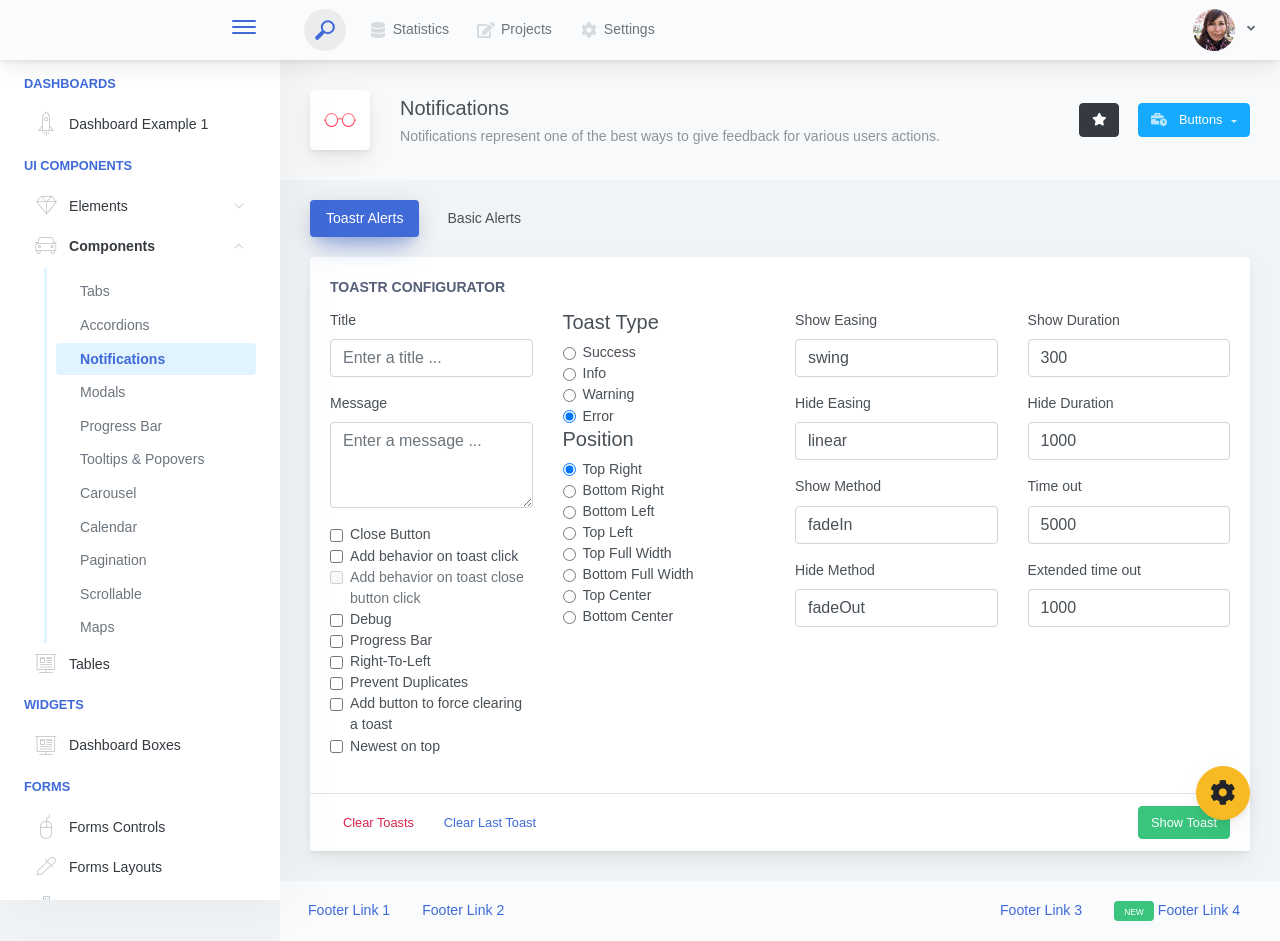
<file: Voting_System using_blockchain/Evote/adminpanel/admin/components-notifications.html>
<!doctype html>
<html lang="en">

<head>
    <meta charset="utf-8">
    <meta http-equiv="X-UA-Compatible" content="IE=edge">
    <meta http-equiv="Content-Language" content="en">
    <meta http-equiv="Content-Type" content="text/html; charset=utf-8"/>
    <title>Notifications - Notifications represent one of the best ways to give feedback for various users actions.</title>
    <meta name="viewport" content="width=device-width, initial-scale=1, maximum-scale=1, user-scalable=no, shrink-to-fit=no" />
    <meta name="description" content="Notifications represent one of the best ways to give feedback for various users actions.">
    <meta name="msapplication-tap-highlight" content="no">
    <!--
    =========================================================
    * ArchitectUI HTML Theme Dashboard - v1.0.0
    =========================================================
    * Product Page: https://dashboardpack.com
    * Copyright 2019 DashboardPack (https://dashboardpack.com)
    * Licensed under MIT (https://github.com/DashboardPack/architectui-html-theme-free/blob/master/LICENSE)
    =========================================================
    * The above copyright notice and this permission notice shall be included in all copies or substantial portions of the Software.
    -->
<link href="./main.css" rel="stylesheet"></head>
<body>
    <div class="app-container app-theme-white body-tabs-shadow fixed-sidebar fixed-header">
        <div class="app-header header-shadow">
            <div class="app-header__logo">
                <div class="logo-src"></div>
                <div class="header__pane ml-auto">
                    <div>
                        <button type="button" class="hamburger close-sidebar-btn hamburger--elastic" data-class="closed-sidebar">
                            <span class="hamburger-box">
                                <span class="hamburger-inner"></span>
                            </span>
                        </button>
                    </div>
                </div>
            </div>
            <div class="app-header__mobile-menu">
                <div>
                    <button type="button" class="hamburger hamburger--elastic mobile-toggle-nav">
                        <span class="hamburger-box">
                            <span class="hamburger-inner"></span>
                        </span>
                    </button>
                </div>
            </div>
            <div class="app-header__menu">
                <span>
                    <button type="button" class="btn-icon btn-icon-only btn btn-primary btn-sm mobile-toggle-header-nav">
                        <span class="btn-icon-wrapper">
                            <i class="fa fa-ellipsis-v fa-w-6"></i>
                        </span>
                    </button>
                </span>
            </div>    <div class="app-header__content">
                <div class="app-header-left">
                    <div class="search-wrapper">
                        <div class="input-holder">
                            <input type="text" class="search-input" placeholder="Type to search">
                            <button class="search-icon"><span></span></button>
                        </div>
                        <button class="close"></button>
                    </div>
                    <ul class="header-menu nav">
                        <li class="nav-item">
                            <a href="javascript:void(0);" class="nav-link">
                                <i class="nav-link-icon fa fa-database"> </i>
                                Statistics
                            </a>
                        </li>
                        <li class="btn-group nav-item">
                            <a href="javascript:void(0);" class="nav-link">
                                <i class="nav-link-icon fa fa-edit"></i>
                                Projects
                            </a>
                        </li>
                        <li class="dropdown nav-item">
                            <a href="javascript:void(0);" class="nav-link">
                                <i class="nav-link-icon fa fa-cog"></i>
                                Settings
                            </a>
                        </li>
                    </ul>        </div>
                <div class="app-header-right">
                    <div class="header-btn-lg pr-0">
                        <div class="widget-content p-0">
                            <div class="widget-content-wrapper">
                                <div class="widget-content-left">
                                    <div class="btn-group">
                                        <a data-toggle="dropdown" aria-haspopup="true" aria-expanded="false" class="p-0 btn">
                                            <img width="42" class="rounded-circle" src="assets/images/avatars/1.jpg" alt="">
                                            <i class="fa fa-angle-down ml-2 opacity-8"></i>
                                        </a>
                                        <div tabindex="-1" role="menu" aria-hidden="true" class="dropdown-menu dropdown-menu-right">
                                            <button type="button" tabindex="0" class="dropdown-item">User Account</button>
                                            <button type="button" tabindex="0" class="dropdown-item">Settings</button>
                                            <h6 tabindex="-1" class="dropdown-header">Header</h6>
                                            <button type="button" tabindex="0" class="dropdown-item">Actions</button>
                                            <div tabindex="-1" class="dropdown-divider"></div>
                                            <button type="button" tabindex="0" class="dropdown-item">Dividers</button>
                                        </div>
                                    </div>
                                </div>
                                <div class="widget-content-left  ml-3 header-user-info">
                                    <div class="widget-heading">
                                        Alina Mclourd
                                    </div>
                                    <div class="widget-subheading">
                                        VP People Manager
                                    </div>
                                </div>
                                <div class="widget-content-right header-user-info ml-3">
                                    <button type="button" class="btn-shadow p-1 btn btn-primary btn-sm show-toastr-example">
                                        <i class="fa text-white fa-calendar pr-1 pl-1"></i>
                                    </button>
                                </div>
                            </div>
                        </div>
                    </div>        </div>
            </div>
        </div>        <div class="ui-theme-settings">
            <button type="button" id="TooltipDemo" class="btn-open-options btn btn-warning">
                <i class="fa fa-cog fa-w-16 fa-spin fa-2x"></i>
            </button>
            <div class="theme-settings__inner">
                <div class="scrollbar-container">
                    <div class="theme-settings__options-wrapper">
                        <h3 class="themeoptions-heading">Layout Options
                        </h3>
                        <div class="p-3">
                            <ul class="list-group">
                                <li class="list-group-item">
                                    <div class="widget-content p-0">
                                        <div class="widget-content-wrapper">
                                            <div class="widget-content-left mr-3">
                                                <div class="switch has-switch switch-container-class" data-class="fixed-header">
                                                    <div class="switch-animate switch-on">
                                                        <input type="checkbox" checked data-toggle="toggle" data-onstyle="success">
                                                    </div>
                                                </div>
                                            </div>
                                            <div class="widget-content-left">
                                                <div class="widget-heading">Fixed Header
                                                </div>
                                                <div class="widget-subheading">Makes the header top fixed, always visible!
                                                </div>
                                            </div>
                                        </div>
                                    </div>
                                </li>
                                <li class="list-group-item">
                                    <div class="widget-content p-0">
                                        <div class="widget-content-wrapper">
                                            <div class="widget-content-left mr-3">
                                                <div class="switch has-switch switch-container-class" data-class="fixed-sidebar">
                                                    <div class="switch-animate switch-on">
                                                        <input type="checkbox" checked data-toggle="toggle" data-onstyle="success">
                                                    </div>
                                                </div>
                                            </div>
                                            <div class="widget-content-left">
                                                <div class="widget-heading">Fixed Sidebar
                                                </div>
                                                <div class="widget-subheading">Makes the sidebar left fixed, always visible!
                                                </div>
                                            </div>
                                        </div>
                                    </div>
                                </li>
                                <li class="list-group-item">
                                    <div class="widget-content p-0">
                                        <div class="widget-content-wrapper">
                                            <div class="widget-content-left mr-3">
                                                <div class="switch has-switch switch-container-class" data-class="fixed-footer">
                                                    <div class="switch-animate switch-off">
                                                        <input type="checkbox" data-toggle="toggle" data-onstyle="success">
                                                    </div>
                                                </div>
                                            </div>
                                            <div class="widget-content-left">
                                                <div class="widget-heading">Fixed Footer
                                                </div>
                                                <div class="widget-subheading">Makes the app footer bottom fixed, always visible!
                                                </div>
                                            </div>
                                        </div>
                                    </div>
                                </li>
                            </ul>
                        </div>
                        <h3 class="themeoptions-heading">
                            <div>
                                Header Options
                            </div>
                            <button type="button" class="btn-pill btn-shadow btn-wide ml-auto btn btn-focus btn-sm switch-header-cs-class" data-class="">
                                Restore Default
                            </button>
                        </h3>
                        <div class="p-3">
                            <ul class="list-group">
                                <li class="list-group-item">
                                    <h5 class="pb-2">Choose Color Scheme
                                    </h5>
                                    <div class="theme-settings-swatches">
                                        <div class="swatch-holder bg-primary switch-header-cs-class" data-class="bg-primary header-text-light">
                                        </div>
                                        <div class="swatch-holder bg-secondary switch-header-cs-class" data-class="bg-secondary header-text-light">
                                        </div>
                                        <div class="swatch-holder bg-success switch-header-cs-class" data-class="bg-success header-text-dark">
                                        </div>
                                        <div class="swatch-holder bg-info switch-header-cs-class" data-class="bg-info header-text-dark">
                                        </div>
                                        <div class="swatch-holder bg-warning switch-header-cs-class" data-class="bg-warning header-text-dark">
                                        </div>
                                        <div class="swatch-holder bg-danger switch-header-cs-class" data-class="bg-danger header-text-light">
                                        </div>
                                        <div class="swatch-holder bg-light switch-header-cs-class" data-class="bg-light header-text-dark">
                                        </div>
                                        <div class="swatch-holder bg-dark switch-header-cs-class" data-class="bg-dark header-text-light">
                                        </div>
                                        <div class="swatch-holder bg-focus switch-header-cs-class" data-class="bg-focus header-text-light">
                                        </div>
                                        <div class="swatch-holder bg-alternate switch-header-cs-class" data-class="bg-alternate header-text-light">
                                        </div>
                                        <div class="divider">
                                        </div>
                                        <div class="swatch-holder bg-vicious-stance switch-header-cs-class" data-class="bg-vicious-stance header-text-light">
                                        </div>
                                        <div class="swatch-holder bg-midnight-bloom switch-header-cs-class" data-class="bg-midnight-bloom header-text-light">
                                        </div>
                                        <div class="swatch-holder bg-night-sky switch-header-cs-class" data-class="bg-night-sky header-text-light">
                                        </div>
                                        <div class="swatch-holder bg-slick-carbon switch-header-cs-class" data-class="bg-slick-carbon header-text-light">
                                        </div>
                                        <div class="swatch-holder bg-asteroid switch-header-cs-class" data-class="bg-asteroid header-text-light">
                                        </div>
                                        <div class="swatch-holder bg-royal switch-header-cs-class" data-class="bg-royal header-text-light">
                                        </div>
                                        <div class="swatch-holder bg-warm-flame switch-header-cs-class" data-class="bg-warm-flame header-text-dark">
                                        </div>
                                        <div class="swatch-holder bg-night-fade switch-header-cs-class" data-class="bg-night-fade header-text-dark">
                                        </div>
                                        <div class="swatch-holder bg-sunny-morning switch-header-cs-class" data-class="bg-sunny-morning header-text-dark">
                                        </div>
                                        <div class="swatch-holder bg-tempting-azure switch-header-cs-class" data-class="bg-tempting-azure header-text-dark">
                                        </div>
                                        <div class="swatch-holder bg-amy-crisp switch-header-cs-class" data-class="bg-amy-crisp header-text-dark">
                                        </div>
                                        <div class="swatch-holder bg-heavy-rain switch-header-cs-class" data-class="bg-heavy-rain header-text-dark">
                                        </div>
                                        <div class="swatch-holder bg-mean-fruit switch-header-cs-class" data-class="bg-mean-fruit header-text-dark">
                                        </div>
                                        <div class="swatch-holder bg-malibu-beach switch-header-cs-class" data-class="bg-malibu-beach header-text-light">
                                        </div>
                                        <div class="swatch-holder bg-deep-blue switch-header-cs-class" data-class="bg-deep-blue header-text-dark">
                                        </div>
                                        <div class="swatch-holder bg-ripe-malin switch-header-cs-class" data-class="bg-ripe-malin header-text-light">
                                        </div>
                                        <div class="swatch-holder bg-arielle-smile switch-header-cs-class" data-class="bg-arielle-smile header-text-light">
                                        </div>
                                        <div class="swatch-holder bg-plum-plate switch-header-cs-class" data-class="bg-plum-plate header-text-light">
                                        </div>
                                        <div class="swatch-holder bg-happy-fisher switch-header-cs-class" data-class="bg-happy-fisher header-text-dark">
                                        </div>
                                        <div class="swatch-holder bg-happy-itmeo switch-header-cs-class" data-class="bg-happy-itmeo header-text-light">
                                        </div>
                                        <div class="swatch-holder bg-mixed-hopes switch-header-cs-class" data-class="bg-mixed-hopes header-text-light">
                                        </div>
                                        <div class="swatch-holder bg-strong-bliss switch-header-cs-class" data-class="bg-strong-bliss header-text-light">
                                        </div>
                                        <div class="swatch-holder bg-grow-early switch-header-cs-class" data-class="bg-grow-early header-text-light">
                                        </div>
                                        <div class="swatch-holder bg-love-kiss switch-header-cs-class" data-class="bg-love-kiss header-text-light">
                                        </div>
                                        <div class="swatch-holder bg-premium-dark switch-header-cs-class" data-class="bg-premium-dark header-text-light">
                                        </div>
                                        <div class="swatch-holder bg-happy-green switch-header-cs-class" data-class="bg-happy-green header-text-light">
                                        </div>
                                    </div>
                                </li>
                            </ul>
                        </div>
                        <h3 class="themeoptions-heading">
                            <div>Sidebar Options</div>
                            <button type="button" class="btn-pill btn-shadow btn-wide ml-auto btn btn-focus btn-sm switch-sidebar-cs-class" data-class="">
                                Restore Default
                            </button>
                        </h3>
                        <div class="p-3">
                            <ul class="list-group">
                                <li class="list-group-item">
                                    <h5 class="pb-2">Choose Color Scheme
                                    </h5>
                                    <div class="theme-settings-swatches">
                                        <div class="swatch-holder bg-primary switch-sidebar-cs-class" data-class="bg-primary sidebar-text-light">
                                        </div>
                                        <div class="swatch-holder bg-secondary switch-sidebar-cs-class" data-class="bg-secondary sidebar-text-light">
                                        </div>
                                        <div class="swatch-holder bg-success switch-sidebar-cs-class" data-class="bg-success sidebar-text-dark">
                                        </div>
                                        <div class="swatch-holder bg-info switch-sidebar-cs-class" data-class="bg-info sidebar-text-dark">
                                        </div>
                                        <div class="swatch-holder bg-warning switch-sidebar-cs-class" data-class="bg-warning sidebar-text-dark">
                                        </div>
                                        <div class="swatch-holder bg-danger switch-sidebar-cs-class" data-class="bg-danger sidebar-text-light">
                                        </div>
                                        <div class="swatch-holder bg-light switch-sidebar-cs-class" data-class="bg-light sidebar-text-dark">
                                        </div>
                                        <div class="swatch-holder bg-dark switch-sidebar-cs-class" data-class="bg-dark sidebar-text-light">
                                        </div>
                                        <div class="swatch-holder bg-focus switch-sidebar-cs-class" data-class="bg-focus sidebar-text-light">
                                        </div>
                                        <div class="swatch-holder bg-alternate switch-sidebar-cs-class" data-class="bg-alternate sidebar-text-light">
                                        </div>
                                        <div class="divider">
                                        </div>
                                        <div class="swatch-holder bg-vicious-stance switch-sidebar-cs-class" data-class="bg-vicious-stance sidebar-text-light">
                                        </div>
                                        <div class="swatch-holder bg-midnight-bloom switch-sidebar-cs-class" data-class="bg-midnight-bloom sidebar-text-light">
                                        </div>
                                        <div class="swatch-holder bg-night-sky switch-sidebar-cs-class" data-class="bg-night-sky sidebar-text-light">
                                        </div>
                                        <div class="swatch-holder bg-slick-carbon switch-sidebar-cs-class" data-class="bg-slick-carbon sidebar-text-light">
                                        </div>
                                        <div class="swatch-holder bg-asteroid switch-sidebar-cs-class" data-class="bg-asteroid sidebar-text-light">
                                        </div>
                                        <div class="swatch-holder bg-royal switch-sidebar-cs-class" data-class="bg-royal sidebar-text-light">
                                        </div>
                                        <div class="swatch-holder bg-warm-flame switch-sidebar-cs-class" data-class="bg-warm-flame sidebar-text-dark">
                                        </div>
                                        <div class="swatch-holder bg-night-fade switch-sidebar-cs-class" data-class="bg-night-fade sidebar-text-dark">
                                        </div>
                                        <div class="swatch-holder bg-sunny-morning switch-sidebar-cs-class" data-class="bg-sunny-morning sidebar-text-dark">
                                        </div>
                                        <div class="swatch-holder bg-tempting-azure switch-sidebar-cs-class" data-class="bg-tempting-azure sidebar-text-dark">
                                        </div>
                                        <div class="swatch-holder bg-amy-crisp switch-sidebar-cs-class" data-class="bg-amy-crisp sidebar-text-dark">
                                        </div>
                                        <div class="swatch-holder bg-heavy-rain switch-sidebar-cs-class" data-class="bg-heavy-rain sidebar-text-dark">
                                        </div>
                                        <div class="swatch-holder bg-mean-fruit switch-sidebar-cs-class" data-class="bg-mean-fruit sidebar-text-dark">
                                        </div>
                                        <div class="swatch-holder bg-malibu-beach switch-sidebar-cs-class" data-class="bg-malibu-beach sidebar-text-light">
                                        </div>
                                        <div class="swatch-holder bg-deep-blue switch-sidebar-cs-class" data-class="bg-deep-blue sidebar-text-dark">
                                        </div>
                                        <div class="swatch-holder bg-ripe-malin switch-sidebar-cs-class" data-class="bg-ripe-malin sidebar-text-light">
                                        </div>
                                        <div class="swatch-holder bg-arielle-smile switch-sidebar-cs-class" data-class="bg-arielle-smile sidebar-text-light">
                                        </div>
                                        <div class="swatch-holder bg-plum-plate switch-sidebar-cs-class" data-class="bg-plum-plate sidebar-text-light">
                                        </div>
                                        <div class="swatch-holder bg-happy-fisher switch-sidebar-cs-class" data-class="bg-happy-fisher sidebar-text-dark">
                                        </div>
                                        <div class="swatch-holder bg-happy-itmeo switch-sidebar-cs-class" data-class="bg-happy-itmeo sidebar-text-light">
                                        </div>
                                        <div class="swatch-holder bg-mixed-hopes switch-sidebar-cs-class" data-class="bg-mixed-hopes sidebar-text-light">
                                        </div>
                                        <div class="swatch-holder bg-strong-bliss switch-sidebar-cs-class" data-class="bg-strong-bliss sidebar-text-light">
                                        </div>
                                        <div class="swatch-holder bg-grow-early switch-sidebar-cs-class" data-class="bg-grow-early sidebar-text-light">
                                        </div>
                                        <div class="swatch-holder bg-love-kiss switch-sidebar-cs-class" data-class="bg-love-kiss sidebar-text-light">
                                        </div>
                                        <div class="swatch-holder bg-premium-dark switch-sidebar-cs-class" data-class="bg-premium-dark sidebar-text-light">
                                        </div>
                                        <div class="swatch-holder bg-happy-green switch-sidebar-cs-class" data-class="bg-happy-green sidebar-text-light">
                                        </div>
                                    </div>
                                </li>
                            </ul>
                        </div>
                        <h3 class="themeoptions-heading">
                            <div>Main Content Options</div>
                            <button type="button" class="btn-pill btn-shadow btn-wide ml-auto active btn btn-focus btn-sm">Restore Default
                            </button>
                        </h3>
                        <div class="p-3">
                            <ul class="list-group">
                                <li class="list-group-item">
                                    <h5 class="pb-2">Page Section Tabs
                                    </h5>
                                    <div class="theme-settings-swatches">
                                        <div role="group" class="mt-2 btn-group">
                                            <button type="button" class="btn-wide btn-shadow btn-primary btn btn-secondary switch-theme-class" data-class="body-tabs-line">
                                                Line
                                            </button>
                                            <button type="button" class="btn-wide btn-shadow btn-primary active btn btn-secondary switch-theme-class" data-class="body-tabs-shadow">
                                                Shadow
                                            </button>
                                        </div>
                                    </div>
                                </li>
                            </ul>
                        </div>
                    </div>
                </div>
            </div>
        </div>        <div class="app-main">
                <div class="app-sidebar sidebar-shadow">
                    <div class="app-header__logo">
                        <div class="logo-src"></div>
                        <div class="header__pane ml-auto">
                            <div>
                                <button type="button" class="hamburger close-sidebar-btn hamburger--elastic" data-class="closed-sidebar">
                                    <span class="hamburger-box">
                                        <span class="hamburger-inner"></span>
                                    </span>
                                </button>
                            </div>
                        </div>
                    </div>
                    <div class="app-header__mobile-menu">
                        <div>
                            <button type="button" class="hamburger hamburger--elastic mobile-toggle-nav">
                                <span class="hamburger-box">
                                    <span class="hamburger-inner"></span>
                                </span>
                            </button>
                        </div>
                    </div>
                    <div class="app-header__menu">
                        <span>
                            <button type="button" class="btn-icon btn-icon-only btn btn-primary btn-sm mobile-toggle-header-nav">
                                <span class="btn-icon-wrapper">
                                    <i class="fa fa-ellipsis-v fa-w-6"></i>
                                </span>
                            </button>
                        </span>
                    </div>    <div class="scrollbar-sidebar">
                        <div class="app-sidebar__inner">
                            <ul class="vertical-nav-menu">
                                <li class="app-sidebar__heading">Dashboards</li>
                                <li>
                                    <a href="index.html">
                                        <i class="metismenu-icon pe-7s-rocket"></i>
                                        Dashboard Example 1
                                    </a>
                                </li>
                                <li class="app-sidebar__heading">UI Components</li>
                                <li
                                    
                                    
                                    
                                    
                                    
                                    
                                    
                                    
                                >
                                    <a href="#">
                                        <i class="metismenu-icon pe-7s-diamond"></i>
                                        Elements
                                        <i class="metismenu-state-icon pe-7s-angle-down caret-left"></i>
                                    </a>
                                    <ul
                                        
                                        
                                        
                                        
                                        
                                        
                                        
                                        
                                    >
                                        <li>
                                            <a href="elements-buttons-standard.html">
                                                <i class="metismenu-icon"></i>
                                                Buttons
                                            </a>
                                        </li>
                                        <li>
                                            <a href="elements-dropdowns.html">
                                                <i class="metismenu-icon">
                                                </i>Dropdowns
                                            </a>
                                        </li>
                                        <li>
                                            <a href="elements-icons.html">
                                                <i class="metismenu-icon">
                                                </i>Icons
                                            </a>
                                        </li>
                                        <li>
                                            <a href="elements-badges-labels.html">
                                                <i class="metismenu-icon">
                                                </i>Badges
                                            </a>
                                        </li>
                                        <li>
                                            <a href="elements-cards.html">
                                                <i class="metismenu-icon">
                                                </i>Cards
                                            </a>
                                        </li>
                                        <li>
                                            <a href="elements-list-group.html">
                                                <i class="metismenu-icon">
                                                </i>List Groups
                                            </a>
                                        </li>
                                        <li>
                                            <a href="elements-navigation.html">
                                                <i class="metismenu-icon">
                                                </i>Navigation Menus
                                            </a>
                                        </li>
                                        <li>
                                            <a href="elements-utilities.html">
                                                <i class="metismenu-icon">
                                                </i>Utilities
                                            </a>
                                        </li>
                                    </ul>
                                </li>
                                <li
                                    
                                    
                                     class="mm-active"
                                    
                                    
                                    
                                    
                                    
                                    
                                    
                                    
                                >
                                    <a href="#">
                                        <i class="metismenu-icon pe-7s-car"></i>
                                        Components
                                        <i class="metismenu-state-icon pe-7s-angle-down caret-left"></i>
                                    </a>
                                    <ul
                                        
                                        
                                         class="mm-show"
                                        
                                        
                                        
                                        
                                        
                                        
                                        
                                        
                                    >
                                        <li>
                                            <a href="components-tabs.html">
                                                <i class="metismenu-icon">
                                                </i>Tabs
                                            </a>
                                        </li>
                                        <li>
                                            <a href="components-accordions.html">
                                                <i class="metismenu-icon">
                                                </i>Accordions
                                            </a>
                                        </li>
                                        <li>
                                            <a href="components-notifications.html" class="mm-active">
                                                <i class="metismenu-icon">
                                                </i>Notifications
                                            </a>
                                        </li>
                                        <li>
                                            <a href="components-modals.html">
                                                <i class="metismenu-icon">
                                                </i>Modals
                                            </a>
                                        </li>
                                        <li>
                                            <a href="components-progress-bar.html">
                                                <i class="metismenu-icon">
                                                </i>Progress Bar
                                            </a>
                                        </li>
                                        <li>
                                            <a href="components-tooltips-popovers.html">
                                                <i class="metismenu-icon">
                                                </i>Tooltips &amp; Popovers
                                            </a>
                                        </li>
                                        <li>
                                            <a href="components-carousel.html">
                                                <i class="metismenu-icon">
                                                </i>Carousel
                                            </a>
                                        </li>
                                        <li>
                                            <a href="components-calendar.html">
                                                <i class="metismenu-icon">
                                                </i>Calendar
                                            </a>
                                        </li>
                                        <li>
                                            <a href="components-pagination.html">
                                                <i class="metismenu-icon">
                                                </i>Pagination
                                            </a>
                                        </li>
                                        <li>
                                            <a href="components-scrollable-elements.html">
                                                <i class="metismenu-icon">
                                                </i>Scrollable
                                            </a>
                                        </li>
                                        <li>
                                            <a href="components-maps.html">
                                                <i class="metismenu-icon">
                                                </i>Maps
                                            </a>
                                        </li>
                                    </ul>
                                </li>
                                <li  >
                                    <a href="tables-regular.html">
                                        <i class="metismenu-icon pe-7s-display2"></i>
                                        Tables
                                    </a>
                                </li>
                                <li class="app-sidebar__heading">Widgets</li>
                                <li>
                                    <a href="dashboard-boxes.html">
                                        <i class="metismenu-icon pe-7s-display2"></i>
                                        Dashboard Boxes
                                    </a>
                                </li>
                                <li class="app-sidebar__heading">Forms</li>
                                <li>
                                    <a href="forms-controls.html">
                                        <i class="metismenu-icon pe-7s-mouse">
                                        </i>Forms Controls
                                    </a>
                                </li>
                                <li>
                                    <a href="forms-layouts.html">
                                        <i class="metismenu-icon pe-7s-eyedropper">
                                        </i>Forms Layouts
                                    </a>
                                </li>
                                <li>
                                    <a href="forms-validation.html">
                                        <i class="metismenu-icon pe-7s-pendrive">
                                        </i>Forms Validation
                                    </a>
                                </li>
                                <li class="app-sidebar__heading">Charts</li>
                                <li>
                                    <a href="charts-chartjs.html">
                                        <i class="metismenu-icon pe-7s-graph2">
                                        </i>ChartJS
                                    </a>
                                </li>
                                <li class="app-sidebar__heading">PRO Version</li>
                                <li>
                                    <a href="https://dashboardpack.com/theme-details/architectui-dashboard-html-pro/" target="_blank">
                                        <i class="metismenu-icon pe-7s-graph2">
                                        </i>
                                        Upgrade to PRO
                                    </a>
                                </li>
                            </ul>
                        </div>
                    </div>
                </div>    <div class="app-main__outer">
                    <div class="app-main__inner">
                        <div class="app-page-title">
                            <div class="page-title-wrapper">
                                <div class="page-title-heading">
                                    <div class="page-title-icon">
                                        <i class="pe-7s-glasses icon-gradient bg-love-kiss">
                                        </i>
                                    </div>
                                    <div>Notifications
                                        <div class="page-title-subheading">Notifications represent one of the best ways to give feedback for various users actions.
                                        </div>
                                    </div>
                                </div>
                                <div class="page-title-actions">
                                    <button type="button" data-toggle="tooltip" title="Example Tooltip" data-placement="bottom" class="btn-shadow mr-3 btn btn-dark">
                                        <i class="fa fa-star"></i>
                                    </button>
                                    <div class="d-inline-block dropdown">
                                        <button type="button" data-toggle="dropdown" aria-haspopup="true" aria-expanded="false" class="btn-shadow dropdown-toggle btn btn-info">
                                            <span class="btn-icon-wrapper pr-2 opacity-7">
                                                <i class="fa fa-business-time fa-w-20"></i>
                                            </span>
                                            Buttons
                                        </button>
                                        <div tabindex="-1" role="menu" aria-hidden="true" class="dropdown-menu dropdown-menu-right">
                                            <ul class="nav flex-column">
                                                <li class="nav-item">
                                                    <a href="javascript:void(0);" class="nav-link">
                                                        <i class="nav-link-icon lnr-inbox"></i>
                                                        <span>
                                                            Inbox
                                                        </span>
                                                        <div class="ml-auto badge badge-pill badge-secondary">86</div>
                                                    </a>
                                                </li>
                                                <li class="nav-item">
                                                    <a href="javascript:void(0);" class="nav-link">
                                                        <i class="nav-link-icon lnr-book"></i>
                                                        <span>
                                                            Book
                                                        </span>
                                                        <div class="ml-auto badge badge-pill badge-danger">5</div>
                                                    </a>
                                                </li>
                                                <li class="nav-item">
                                                    <a href="javascript:void(0);" class="nav-link">
                                                        <i class="nav-link-icon lnr-picture"></i>
                                                        <span>
                                                            Picture
                                                        </span>
                                                    </a>
                                                </li>
                                                <li class="nav-item">
                                                    <a disabled href="javascript:void(0);" class="nav-link disabled">
                                                        <i class="nav-link-icon lnr-file-empty"></i>
                                                        <span>
                                                            File Disabled
                                                        </span>
                                                    </a>
                                                </li>
                                            </ul>
                                        </div>
                                    </div>
                                </div>    </div>
                        </div>            <ul class="body-tabs body-tabs-layout tabs-animated body-tabs-animated nav">
                            <li class="nav-item">
                                <a role="tab" class="nav-link active" id="tab-0" data-toggle="tab" href="#tab-content-0">
                                    <span>Toastr Alerts</span>
                                </a>
                            </li>
                            <li class="nav-item">
                                <a role="tab" class="nav-link" id="tab-2" data-toggle="tab" href="#tab-content-2">
                                    <span>Basic Alerts</span>
                                </a>
                            </li>
                        </ul>
                        <div class="tab-content">
                            <div class="tab-pane tabs-animation fade show active" id="tab-content-0" role="tabpanel">
                                <div class="main-card mb-3 card">
                                    <div class="card-body">
                                        <div class="card-title">Toastr Configurator</div>
                                        <div class="row">
                                            <div class="col-md-3">
                                                <div class="form-group">
                                                    <label class="form-label" for="title">Title</label>
                                                    <input id="title" type="text" class="form-control" placeholder="Enter a title ..."/>
                                                </div>
                                                <div class="form-group">
                                                    <label class="form-label" for="message">Message</label>
                                                    <textarea class="form-control" id="message" rows="3" placeholder="Enter a message ..."></textarea>
                                                </div>
                                                <div class="form-group">
                                                    <div class="form-check">
                                                        <input id="closeButton" type="checkbox" value="checked" class="form-check-input"/>
                                                        <label class="form-check-label" for="closeButton">
                                                            Close Button
                                                        </label>
                                                    </div>
                                                    <div class="form-check">
                                                        <input id="addBehaviorOnToastClick" type="checkbox" value="checked" class="form-check-input"/>
                                                        <label class="form-check-label" for="addBehaviorOnToastClick">
                                                            Add behavior on toast click
                                                        </label>
                                                    </div>
                                                    <div class="form-check">
                                                        <input disabled id="addBehaviorOnToastCloseClick" type="checkbox" value="checked" class="form-check-input"/>
                                                        <label class="form-check-label" for="addBehaviorOnToastCloseClick">
                                                            Add behavior on toast close button click
                                                        </label>
                                                    </div>
                                                    <div class="form-check">
                                                        <input id="debugInfo" type="checkbox" value="checked" class="form-check-input"/>
                                                        <label class="form-check-label" for="debugInfo">
                                                            Debug
                                                        </label>
                                                    </div>
                                                    <div class="form-check">
                                                        <input id="progressBar" type="checkbox" value="checked" class="form-check-input"/>
                                                        <label class="form-check-label" for="progressBar">
                                                            Progress Bar
                                                        </label>
                                                    </div>
                                                    <div class="form-check">
                                                        <input id="rtl" type="checkbox" value="checked" class="form-check-input"/>
                                                        <label class="form-check-label" for="rtl">
                                                            Right-To-Left
                                                        </label>
                                                    </div>
                                                    <div class="form-check">
                                                        <input id="preventDuplicates" type="checkbox" value="checked" class="form-check-input"/>
                                                        <label class="form-check-label" for="preventDuplicates">
                                                            Prevent Duplicates
                                                        </label>
                                                    </div>
                                                    <div class="form-check">
                                                        <input id="addClear" type="checkbox" value="checked" class="form-check-input"/>
                                                        <label class="form-check-label" for="addClear">
                                                            Add button to force clearing a toast
                                                        </label>
                                                    </div>
                                                    <div class="form-check">
                                                        <input id="newestOnTop" type="checkbox" value="checked" class="form-check-input"/>
                                                        <label class="form-check-label" for="newestOnTop">
                                                            Newest on top
                                                        </label>
                                                    </div>
                                                </div>
                                            </div>
                                            <div class="col-md-3">
                                                <div id="toastTypeGroup">
                                                    <h5>Toast Type</h5>
                                                    <div class="form-check">
                                                        <input type="radio" name="toasts" class="form-check-input" value="success" checked/>
                                                        <label class="form-check-label" for="exampleRadios1">
                                                            Success
                                                        </label>
                                                    </div>
                                                    <div class="form-check">
                                                        <input type="radio" name="toasts" class="form-check-input" value="info" checked/>
                                                        <label class="form-check-label" for="exampleRadios1">
                                                            Info
                                                        </label>
                                                    </div>
                                                    <div class="form-check">
                                                        <input type="radio" name="toasts" class="form-check-input" value="warning" checked/>
                                                        <label class="form-check-label" for="exampleRadios1">
                                                            Warning
                                                        </label>
                                                    </div>
                                                    <div class="form-check">
                                                        <input type="radio" name="toasts" class="form-check-input" value="error" checked/>
                                                        <label class="form-check-label" for="exampleRadios1">
                                                            Error
                                                        </label>
                                                    </div>
                                                </div>
                                                <div id="positionGroup">
                                                    <h5>Position</h5>
                                                    <div class="form-check">
                                                        <input type="radio" name="positions" class="form-check-input" value="toast-top-right" checked/>
                                                        <label class="form-check-label" for="exampleRadios1">
                                                            Top Right
                                                        </label>
                                                    </div>
                                                    <div class="form-check">
                                                        <input type="radio" name="positions" class="form-check-input" value="toast-bottom-right"/>
                                                        <label class="form-check-label" for="exampleRadios1">
                                                            Bottom Right
                                                        </label>
                                                    </div>
                                                    <div class="form-check">
                                                        <input type="radio" name="positions" class="form-check-input" value="toast-bottom-left"/>
                                                        <label class="form-check-label" for="exampleRadios1">
                                                            Bottom Left
                                                        </label>
                                                    </div>
                                                    <div class="form-check">
                                                        <input type="radio" name="positions" class="form-check-input" value="toast-top-left"/>
                                                        <label class="form-check-label" for="exampleRadios1">
                                                            Top Left
                                                        </label>
                                                    </div>
                                                    <div class="form-check">
                                                        <input type="radio" name="positions" class="form-check-input" value="toast-top-full-width"/>
                                                        <label class="form-check-label" for="exampleRadios1">
                                                            Top Full Width
                                                        </label>
                                                    </div>
                                                    <div class="form-check">
                                                        <input type="radio" name="positions" class="form-check-input" value="toast-bottom-full-width"/>
                                                        <label class="form-check-label" for="exampleRadios1">
                                                            Bottom Full Width
                                                        </label>
                                                    </div>
                                                    <div class="form-check">
                                                        <input type="radio" name="positions" class="form-check-input" value="toast-top-center"/>
                                                        <label class="form-check-label" for="exampleRadios1">
                                                            Top Center
                                                        </label>
                                                    </div>
                                                    <div class="form-check">
                                                        <input type="radio" name="positions" class="form-check-input" value="toast-bottom-center"/>
                                                        <label class="form-check-label" for="exampleRadios1">
                                                            Bottom Center
                                                        </label>
                                                    </div>
                                                </div>
                                            </div>
                                            <div class="col-md-3">
                                                <div class="form-group">
                                                    <label for="showEasing">Show Easing</label>
                                                    <input id="showEasing" type="text" placeholder="swing, linear" class="form-control" value="swing"/>
                                                </div>
                                                <div class="form-group">
                                                    <label for="hideEasing">Hide Easing</label>
                                                    <input id="hideEasing" type="text" placeholder="swing, linear" class="form-control" value="linear"/>
                                                </div>
                                                <div class="form-group">
                                                    <label for="showMethod">Show Method</label>
                                                    <input id="showMethod" type="text" placeholder="show, fadeIn, slideDown" class="form-control" value="fadeIn"/>
                                                </div>
                                                <div class="form-group">
                                                    <label for="hideMethod">Hide Method</label>
                                                    <input id="hideMethod" type="text" placeholder="hide, fadeOut, slideUp" class="form-control" value="fadeOut"/>
                                                </div>
                                            </div>
            
                                            <div class="col-md-3">
                                                <div class="form-group">
                                                    <label class="form-label" for="showDuration">Show Duration</label>
                                                    <input id="showDuration" type="number" placeholder="ms" class="form-control" value="300"/>
                                                </div>
                                                <div class="form-group">
                                                    <label class="form-label" for="hideDuration">Hide Duration</label>
                                                    <input id="hideDuration" type="number" placeholder="ms" class="form-control" value="1000"/>
                                                </div>
                                                <div class="form-group">
                                                    <label class="form-label" for="timeOut">Time out</label>
                                                    <input id="timeOut" type="number" placeholder="ms" class="form-control" value="5000"/>
                                                </div>
                                                <div class="form-group">
                                                    <label class="form-label" for="extendedTimeOut">Extended time out</label>
                                                    <input id="extendedTimeOut" type="number" placeholder="ms" class="form-control" value="1000"/>
                                                </div>
                                            </div>
                                        </div>
                                    </div>
                                    <div class="card-footer d-block clearfix">
                                        <div class="float-left">
                                            <button type="button" class="btn btn-link text-danger" id="cleartoasts">Clear Toasts</button>
                                            <button type="button" class="btn btn-link" id="clearlasttoast">Clear Last Toast</button>
                                        </div>
                                        <div class="float-right">
                                            <button type="button" class="btn btn-success" id="showtoast">Show Toast</button>
                                        </div>
                                    </div>
                                </div>
                            </div>
                            <div class="tab-pane tabs-animation fade" id="tab-content-2" role="tabpanel">
                                <div class="row">
                                    <div class="col-md-6">
                                        <div class="main-card mb-3 card">
                                            <div class="card-body"><h5 class="card-title">Alerts</h5>
                                                <div class="alert alert-primary fade show" role="alert">This is a primary alert — check it out!</div>
                                                <div class="alert alert-secondary fade show" role="alert">This is a secondary alert — check it out!</div>
                                                <div class="alert alert-success fade show" role="alert">This is a success alert — check it out!</div>
                                                <div class="alert alert-danger fade show" role="alert">This is a danger alert — check it out!</div>
                                                <div class="alert alert-warning fade show" role="alert">This is a warning alert — check it out!</div>
                                                <div class="alert alert-info fade show" role="alert">This is a info alert — check it out!</div>
                                                <div class="alert alert-light fade show" role="alert">This is a light alert — check it out!</div>
                                                <div class="alert alert-dark fade show" role="alert">This is a dark alert — check it out!</div>
                                            </div>
                                        </div>
                                    </div>
                                    <div class="col-md-6">
                                        <div class="main-card mb-3 card">
                                            <div class="card-body"><h5 class="card-title">Alerts Link Color</h5>
                                                <div class="alert alert-primary fade show" role="alert">This is a primary alert with <a href="javascript:void(0);" class="alert-link">an example link</a>. Give it a click if you like.</div>
                                                <div class="alert alert-secondary fade show" role="alert">This is a secondary alert with <a href="javascript:void(0);" class="alert-link">an example link</a>. Give it a click if you like.</div>
                                                <div class="alert alert-success fade show" role="alert">This is a success alert with <a href="javascript:void(0);" class="alert-link">an example link</a>. Give it a click if you like.</div>
                                                <div class="alert alert-danger fade show" role="alert">This is a danger alert with <a href="javascript:void(0);" class="alert-link">an example link</a>. Give it a click if you like.</div>
                                                <div class="alert alert-warning fade show" role="alert">This is a warning alert with <a href="javascript:void(0);" class="alert-link">an example link</a>. Give it a click if you like.</div>
                                                <div class="alert alert-info fade show" role="alert">This is a info alert with <a href="javascript:void(0);" class="alert-link">an example link</a>. Give it a click if you like.</div>
                                                <div class="alert alert-light fade show" role="alert">This is a light alert with <a href="javascript:void(0);" class="alert-link">an example link</a>. Give it a click if you like.</div>
                                                <div class="alert alert-dark fade show" role="alert">This is a dark alert with <a href="javascript:void(0);" class="alert-link">an example link</a>. Give it a click if you like.</div>
                                            </div>
                                        </div>
                                    </div>
                                    <div class="col-md-6">
                                        <div class="main-card mb-3 card">
                                            <div class="card-body"><h5 class="card-title">Alerts Content</h5>
                                                <div class="alert alert-success fade show" role="alert"><h4 class="alert-heading">Well done!</h4>
                                                    <p>Aww yeah, you successfully read this important alert message. This example text is going to run a bit longer so that you can see how spacing within an alert works with this kind of content.</p>
                                                    <hr>
                                                    <p class="mb-0">Whenever you need to, be sure to use margin utilities to keep things nice and tidy.</p></div>
                                            </div>
                                        </div>
                                    </div>
                                    <div class="col-md-6">
                                        <div class="main-card mb-3 card">
                                            <div class="card-body"><h5 class="card-title">Dismissable Alerts</h5>
                                                <div class="alert alert-info alert-dismissible fade show" role="alert">
                                                    <button type="button" class="close" aria-label="Close"><span aria-hidden="true">×</span></button>
                                                    I am an alert and I can be dismissed!
                                                </div>
                                            </div>
                                        </div>
                                    </div>
                                </div>
                            </div>
                        </div>
                    </div>
                    <div class="app-wrapper-footer">
                        <div class="app-footer">
                            <div class="app-footer__inner">
                                <div class="app-footer-left">
                                    <ul class="nav">
                                        <li class="nav-item">
                                            <a href="javascript:void(0);" class="nav-link">
                                                Footer Link 1
                                            </a>
                                        </li>
                                        <li class="nav-item">
                                            <a href="javascript:void(0);" class="nav-link">
                                                Footer Link 2
                                            </a>
                                        </li>
                                    </ul>
                                </div>
                                <div class="app-footer-right">
                                    <ul class="nav">
                                        <li class="nav-item">
                                            <a href="javascript:void(0);" class="nav-link">
                                                Footer Link 3
                                            </a>
                                        </li>
                                        <li class="nav-item">
                                            <a href="javascript:void(0);" class="nav-link">
                                                <div class="badge badge-success mr-1 ml-0">
                                                    <small>NEW</small>
                                                </div>
                                                Footer Link 4
                                            </a>
                                        </li>
                                    </ul>
                                </div>
                            </div>
                        </div>
                    </div>    </div>
        </div>
    </div>
<script type="text/javascript" src="./assets/scripts/main.js"></script></body>
</html>
</file>
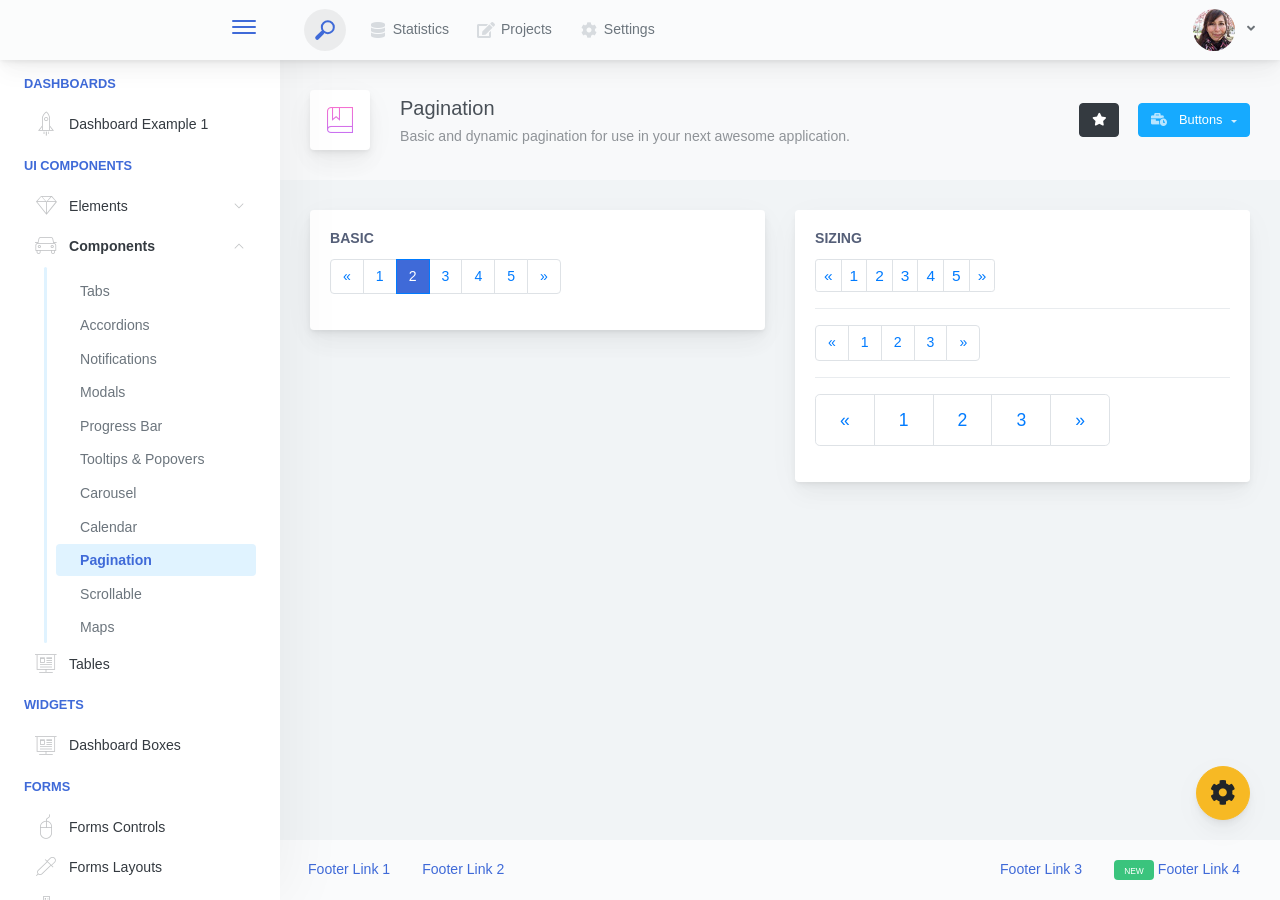
<file: Voting_System using_blockchain/Evote/adminpanel/admin/components-pagination.html>
<!doctype html>
<html lang="en">

<head>
    <meta charset="utf-8">
    <meta http-equiv="X-UA-Compatible" content="IE=edge">
    <meta http-equiv="Content-Language" content="en">
    <meta http-equiv="Content-Type" content="text/html; charset=utf-8"/>
    <title>Pagination - Basic and dynamic pagination for use in your next awesome application.</title>
    <meta name="viewport" content="width=device-width, initial-scale=1, maximum-scale=1, user-scalable=no, shrink-to-fit=no" />
    <meta name="description" content="Basic and dynamic pagination for use in your next awesome application.">
    <meta name="msapplication-tap-highlight" content="no">
    <!--
    =========================================================
    * ArchitectUI HTML Theme Dashboard - v1.0.0
    =========================================================
    * Product Page: https://dashboardpack.com
    * Copyright 2019 DashboardPack (https://dashboardpack.com)
    * Licensed under MIT (https://github.com/DashboardPack/architectui-html-theme-free/blob/master/LICENSE)
    =========================================================
    * The above copyright notice and this permission notice shall be included in all copies or substantial portions of the Software.
    -->
<link href="./main.css" rel="stylesheet"></head>
<body>
    <div class="app-container app-theme-white body-tabs-shadow fixed-sidebar fixed-header">
        <div class="app-header header-shadow">
            <div class="app-header__logo">
                <div class="logo-src"></div>
                <div class="header__pane ml-auto">
                    <div>
                        <button type="button" class="hamburger close-sidebar-btn hamburger--elastic" data-class="closed-sidebar">
                            <span class="hamburger-box">
                                <span class="hamburger-inner"></span>
                            </span>
                        </button>
                    </div>
                </div>
            </div>
            <div class="app-header__mobile-menu">
                <div>
                    <button type="button" class="hamburger hamburger--elastic mobile-toggle-nav">
                        <span class="hamburger-box">
                            <span class="hamburger-inner"></span>
                        </span>
                    </button>
                </div>
            </div>
            <div class="app-header__menu">
                <span>
                    <button type="button" class="btn-icon btn-icon-only btn btn-primary btn-sm mobile-toggle-header-nav">
                        <span class="btn-icon-wrapper">
                            <i class="fa fa-ellipsis-v fa-w-6"></i>
                        </span>
                    </button>
                </span>
            </div>    <div class="app-header__content">
                <div class="app-header-left">
                    <div class="search-wrapper">
                        <div class="input-holder">
                            <input type="text" class="search-input" placeholder="Type to search">
                            <button class="search-icon"><span></span></button>
                        </div>
                        <button class="close"></button>
                    </div>
                    <ul class="header-menu nav">
                        <li class="nav-item">
                            <a href="javascript:void(0);" class="nav-link">
                                <i class="nav-link-icon fa fa-database"> </i>
                                Statistics
                            </a>
                        </li>
                        <li class="btn-group nav-item">
                            <a href="javascript:void(0);" class="nav-link">
                                <i class="nav-link-icon fa fa-edit"></i>
                                Projects
                            </a>
                        </li>
                        <li class="dropdown nav-item">
                            <a href="javascript:void(0);" class="nav-link">
                                <i class="nav-link-icon fa fa-cog"></i>
                                Settings
                            </a>
                        </li>
                    </ul>        </div>
                <div class="app-header-right">
                    <div class="header-btn-lg pr-0">
                        <div class="widget-content p-0">
                            <div class="widget-content-wrapper">
                                <div class="widget-content-left">
                                    <div class="btn-group">
                                        <a data-toggle="dropdown" aria-haspopup="true" aria-expanded="false" class="p-0 btn">
                                            <img width="42" class="rounded-circle" src="assets/images/avatars/1.jpg" alt="">
                                            <i class="fa fa-angle-down ml-2 opacity-8"></i>
                                        </a>
                                        <div tabindex="-1" role="menu" aria-hidden="true" class="dropdown-menu dropdown-menu-right">
                                            <button type="button" tabindex="0" class="dropdown-item">User Account</button>
                                            <button type="button" tabindex="0" class="dropdown-item">Settings</button>
                                            <h6 tabindex="-1" class="dropdown-header">Header</h6>
                                            <button type="button" tabindex="0" class="dropdown-item">Actions</button>
                                            <div tabindex="-1" class="dropdown-divider"></div>
                                            <button type="button" tabindex="0" class="dropdown-item">Dividers</button>
                                        </div>
                                    </div>
                                </div>
                                <div class="widget-content-left  ml-3 header-user-info">
                                    <div class="widget-heading">
                                        Alina Mclourd
                                    </div>
                                    <div class="widget-subheading">
                                        VP People Manager
                                    </div>
                                </div>
                                <div class="widget-content-right header-user-info ml-3">
                                    <button type="button" class="btn-shadow p-1 btn btn-primary btn-sm show-toastr-example">
                                        <i class="fa text-white fa-calendar pr-1 pl-1"></i>
                                    </button>
                                </div>
                            </div>
                        </div>
                    </div>        </div>
            </div>
        </div>        <div class="ui-theme-settings">
            <button type="button" id="TooltipDemo" class="btn-open-options btn btn-warning">
                <i class="fa fa-cog fa-w-16 fa-spin fa-2x"></i>
            </button>
            <div class="theme-settings__inner">
                <div class="scrollbar-container">
                    <div class="theme-settings__options-wrapper">
                        <h3 class="themeoptions-heading">Layout Options
                        </h3>
                        <div class="p-3">
                            <ul class="list-group">
                                <li class="list-group-item">
                                    <div class="widget-content p-0">
                                        <div class="widget-content-wrapper">
                                            <div class="widget-content-left mr-3">
                                                <div class="switch has-switch switch-container-class" data-class="fixed-header">
                                                    <div class="switch-animate switch-on">
                                                        <input type="checkbox" checked data-toggle="toggle" data-onstyle="success">
                                                    </div>
                                                </div>
                                            </div>
                                            <div class="widget-content-left">
                                                <div class="widget-heading">Fixed Header
                                                </div>
                                                <div class="widget-subheading">Makes the header top fixed, always visible!
                                                </div>
                                            </div>
                                        </div>
                                    </div>
                                </li>
                                <li class="list-group-item">
                                    <div class="widget-content p-0">
                                        <div class="widget-content-wrapper">
                                            <div class="widget-content-left mr-3">
                                                <div class="switch has-switch switch-container-class" data-class="fixed-sidebar">
                                                    <div class="switch-animate switch-on">
                                                        <input type="checkbox" checked data-toggle="toggle" data-onstyle="success">
                                                    </div>
                                                </div>
                                            </div>
                                            <div class="widget-content-left">
                                                <div class="widget-heading">Fixed Sidebar
                                                </div>
                                                <div class="widget-subheading">Makes the sidebar left fixed, always visible!
                                                </div>
                                            </div>
                                        </div>
                                    </div>
                                </li>
                                <li class="list-group-item">
                                    <div class="widget-content p-0">
                                        <div class="widget-content-wrapper">
                                            <div class="widget-content-left mr-3">
                                                <div class="switch has-switch switch-container-class" data-class="fixed-footer">
                                                    <div class="switch-animate switch-off">
                                                        <input type="checkbox" data-toggle="toggle" data-onstyle="success">
                                                    </div>
                                                </div>
                                            </div>
                                            <div class="widget-content-left">
                                                <div class="widget-heading">Fixed Footer
                                                </div>
                                                <div class="widget-subheading">Makes the app footer bottom fixed, always visible!
                                                </div>
                                            </div>
                                        </div>
                                    </div>
                                </li>
                            </ul>
                        </div>
                        <h3 class="themeoptions-heading">
                            <div>
                                Header Options
                            </div>
                            <button type="button" class="btn-pill btn-shadow btn-wide ml-auto btn btn-focus btn-sm switch-header-cs-class" data-class="">
                                Restore Default
                            </button>
                        </h3>
                        <div class="p-3">
                            <ul class="list-group">
                                <li class="list-group-item">
                                    <h5 class="pb-2">Choose Color Scheme
                                    </h5>
                                    <div class="theme-settings-swatches">
                                        <div class="swatch-holder bg-primary switch-header-cs-class" data-class="bg-primary header-text-light">
                                        </div>
                                        <div class="swatch-holder bg-secondary switch-header-cs-class" data-class="bg-secondary header-text-light">
                                        </div>
                                        <div class="swatch-holder bg-success switch-header-cs-class" data-class="bg-success header-text-dark">
                                        </div>
                                        <div class="swatch-holder bg-info switch-header-cs-class" data-class="bg-info header-text-dark">
                                        </div>
                                        <div class="swatch-holder bg-warning switch-header-cs-class" data-class="bg-warning header-text-dark">
                                        </div>
                                        <div class="swatch-holder bg-danger switch-header-cs-class" data-class="bg-danger header-text-light">
                                        </div>
                                        <div class="swatch-holder bg-light switch-header-cs-class" data-class="bg-light header-text-dark">
                                        </div>
                                        <div class="swatch-holder bg-dark switch-header-cs-class" data-class="bg-dark header-text-light">
                                        </div>
                                        <div class="swatch-holder bg-focus switch-header-cs-class" data-class="bg-focus header-text-light">
                                        </div>
                                        <div class="swatch-holder bg-alternate switch-header-cs-class" data-class="bg-alternate header-text-light">
                                        </div>
                                        <div class="divider">
                                        </div>
                                        <div class="swatch-holder bg-vicious-stance switch-header-cs-class" data-class="bg-vicious-stance header-text-light">
                                        </div>
                                        <div class="swatch-holder bg-midnight-bloom switch-header-cs-class" data-class="bg-midnight-bloom header-text-light">
                                        </div>
                                        <div class="swatch-holder bg-night-sky switch-header-cs-class" data-class="bg-night-sky header-text-light">
                                        </div>
                                        <div class="swatch-holder bg-slick-carbon switch-header-cs-class" data-class="bg-slick-carbon header-text-light">
                                        </div>
                                        <div class="swatch-holder bg-asteroid switch-header-cs-class" data-class="bg-asteroid header-text-light">
                                        </div>
                                        <div class="swatch-holder bg-royal switch-header-cs-class" data-class="bg-royal header-text-light">
                                        </div>
                                        <div class="swatch-holder bg-warm-flame switch-header-cs-class" data-class="bg-warm-flame header-text-dark">
                                        </div>
                                        <div class="swatch-holder bg-night-fade switch-header-cs-class" data-class="bg-night-fade header-text-dark">
                                        </div>
                                        <div class="swatch-holder bg-sunny-morning switch-header-cs-class" data-class="bg-sunny-morning header-text-dark">
                                        </div>
                                        <div class="swatch-holder bg-tempting-azure switch-header-cs-class" data-class="bg-tempting-azure header-text-dark">
                                        </div>
                                        <div class="swatch-holder bg-amy-crisp switch-header-cs-class" data-class="bg-amy-crisp header-text-dark">
                                        </div>
                                        <div class="swatch-holder bg-heavy-rain switch-header-cs-class" data-class="bg-heavy-rain header-text-dark">
                                        </div>
                                        <div class="swatch-holder bg-mean-fruit switch-header-cs-class" data-class="bg-mean-fruit header-text-dark">
                                        </div>
                                        <div class="swatch-holder bg-malibu-beach switch-header-cs-class" data-class="bg-malibu-beach header-text-light">
                                        </div>
                                        <div class="swatch-holder bg-deep-blue switch-header-cs-class" data-class="bg-deep-blue header-text-dark">
                                        </div>
                                        <div class="swatch-holder bg-ripe-malin switch-header-cs-class" data-class="bg-ripe-malin header-text-light">
                                        </div>
                                        <div class="swatch-holder bg-arielle-smile switch-header-cs-class" data-class="bg-arielle-smile header-text-light">
                                        </div>
                                        <div class="swatch-holder bg-plum-plate switch-header-cs-class" data-class="bg-plum-plate header-text-light">
                                        </div>
                                        <div class="swatch-holder bg-happy-fisher switch-header-cs-class" data-class="bg-happy-fisher header-text-dark">
                                        </div>
                                        <div class="swatch-holder bg-happy-itmeo switch-header-cs-class" data-class="bg-happy-itmeo header-text-light">
                                        </div>
                                        <div class="swatch-holder bg-mixed-hopes switch-header-cs-class" data-class="bg-mixed-hopes header-text-light">
                                        </div>
                                        <div class="swatch-holder bg-strong-bliss switch-header-cs-class" data-class="bg-strong-bliss header-text-light">
                                        </div>
                                        <div class="swatch-holder bg-grow-early switch-header-cs-class" data-class="bg-grow-early header-text-light">
                                        </div>
                                        <div class="swatch-holder bg-love-kiss switch-header-cs-class" data-class="bg-love-kiss header-text-light">
                                        </div>
                                        <div class="swatch-holder bg-premium-dark switch-header-cs-class" data-class="bg-premium-dark header-text-light">
                                        </div>
                                        <div class="swatch-holder bg-happy-green switch-header-cs-class" data-class="bg-happy-green header-text-light">
                                        </div>
                                    </div>
                                </li>
                            </ul>
                        </div>
                        <h3 class="themeoptions-heading">
                            <div>Sidebar Options</div>
                            <button type="button" class="btn-pill btn-shadow btn-wide ml-auto btn btn-focus btn-sm switch-sidebar-cs-class" data-class="">
                                Restore Default
                            </button>
                        </h3>
                        <div class="p-3">
                            <ul class="list-group">
                                <li class="list-group-item">
                                    <h5 class="pb-2">Choose Color Scheme
                                    </h5>
                                    <div class="theme-settings-swatches">
                                        <div class="swatch-holder bg-primary switch-sidebar-cs-class" data-class="bg-primary sidebar-text-light">
                                        </div>
                                        <div class="swatch-holder bg-secondary switch-sidebar-cs-class" data-class="bg-secondary sidebar-text-light">
                                        </div>
                                        <div class="swatch-holder bg-success switch-sidebar-cs-class" data-class="bg-success sidebar-text-dark">
                                        </div>
                                        <div class="swatch-holder bg-info switch-sidebar-cs-class" data-class="bg-info sidebar-text-dark">
                                        </div>
                                        <div class="swatch-holder bg-warning switch-sidebar-cs-class" data-class="bg-warning sidebar-text-dark">
                                        </div>
                                        <div class="swatch-holder bg-danger switch-sidebar-cs-class" data-class="bg-danger sidebar-text-light">
                                        </div>
                                        <div class="swatch-holder bg-light switch-sidebar-cs-class" data-class="bg-light sidebar-text-dark">
                                        </div>
                                        <div class="swatch-holder bg-dark switch-sidebar-cs-class" data-class="bg-dark sidebar-text-light">
                                        </div>
                                        <div class="swatch-holder bg-focus switch-sidebar-cs-class" data-class="bg-focus sidebar-text-light">
                                        </div>
                                        <div class="swatch-holder bg-alternate switch-sidebar-cs-class" data-class="bg-alternate sidebar-text-light">
                                        </div>
                                        <div class="divider">
                                        </div>
                                        <div class="swatch-holder bg-vicious-stance switch-sidebar-cs-class" data-class="bg-vicious-stance sidebar-text-light">
                                        </div>
                                        <div class="swatch-holder bg-midnight-bloom switch-sidebar-cs-class" data-class="bg-midnight-bloom sidebar-text-light">
                                        </div>
                                        <div class="swatch-holder bg-night-sky switch-sidebar-cs-class" data-class="bg-night-sky sidebar-text-light">
                                        </div>
                                        <div class="swatch-holder bg-slick-carbon switch-sidebar-cs-class" data-class="bg-slick-carbon sidebar-text-light">
                                        </div>
                                        <div class="swatch-holder bg-asteroid switch-sidebar-cs-class" data-class="bg-asteroid sidebar-text-light">
                                        </div>
                                        <div class="swatch-holder bg-royal switch-sidebar-cs-class" data-class="bg-royal sidebar-text-light">
                                        </div>
                                        <div class="swatch-holder bg-warm-flame switch-sidebar-cs-class" data-class="bg-warm-flame sidebar-text-dark">
                                        </div>
                                        <div class="swatch-holder bg-night-fade switch-sidebar-cs-class" data-class="bg-night-fade sidebar-text-dark">
                                        </div>
                                        <div class="swatch-holder bg-sunny-morning switch-sidebar-cs-class" data-class="bg-sunny-morning sidebar-text-dark">
                                        </div>
                                        <div class="swatch-holder bg-tempting-azure switch-sidebar-cs-class" data-class="bg-tempting-azure sidebar-text-dark">
                                        </div>
                                        <div class="swatch-holder bg-amy-crisp switch-sidebar-cs-class" data-class="bg-amy-crisp sidebar-text-dark">
                                        </div>
                                        <div class="swatch-holder bg-heavy-rain switch-sidebar-cs-class" data-class="bg-heavy-rain sidebar-text-dark">
                                        </div>
                                        <div class="swatch-holder bg-mean-fruit switch-sidebar-cs-class" data-class="bg-mean-fruit sidebar-text-dark">
                                        </div>
                                        <div class="swatch-holder bg-malibu-beach switch-sidebar-cs-class" data-class="bg-malibu-beach sidebar-text-light">
                                        </div>
                                        <div class="swatch-holder bg-deep-blue switch-sidebar-cs-class" data-class="bg-deep-blue sidebar-text-dark">
                                        </div>
                                        <div class="swatch-holder bg-ripe-malin switch-sidebar-cs-class" data-class="bg-ripe-malin sidebar-text-light">
                                        </div>
                                        <div class="swatch-holder bg-arielle-smile switch-sidebar-cs-class" data-class="bg-arielle-smile sidebar-text-light">
                                        </div>
                                        <div class="swatch-holder bg-plum-plate switch-sidebar-cs-class" data-class="bg-plum-plate sidebar-text-light">
                                        </div>
                                        <div class="swatch-holder bg-happy-fisher switch-sidebar-cs-class" data-class="bg-happy-fisher sidebar-text-dark">
                                        </div>
                                        <div class="swatch-holder bg-happy-itmeo switch-sidebar-cs-class" data-class="bg-happy-itmeo sidebar-text-light">
                                        </div>
                                        <div class="swatch-holder bg-mixed-hopes switch-sidebar-cs-class" data-class="bg-mixed-hopes sidebar-text-light">
                                        </div>
                                        <div class="swatch-holder bg-strong-bliss switch-sidebar-cs-class" data-class="bg-strong-bliss sidebar-text-light">
                                        </div>
                                        <div class="swatch-holder bg-grow-early switch-sidebar-cs-class" data-class="bg-grow-early sidebar-text-light">
                                        </div>
                                        <div class="swatch-holder bg-love-kiss switch-sidebar-cs-class" data-class="bg-love-kiss sidebar-text-light">
                                        </div>
                                        <div class="swatch-holder bg-premium-dark switch-sidebar-cs-class" data-class="bg-premium-dark sidebar-text-light">
                                        </div>
                                        <div class="swatch-holder bg-happy-green switch-sidebar-cs-class" data-class="bg-happy-green sidebar-text-light">
                                        </div>
                                    </div>
                                </li>
                            </ul>
                        </div>
                        <h3 class="themeoptions-heading">
                            <div>Main Content Options</div>
                            <button type="button" class="btn-pill btn-shadow btn-wide ml-auto active btn btn-focus btn-sm">Restore Default
                            </button>
                        </h3>
                        <div class="p-3">
                            <ul class="list-group">
                                <li class="list-group-item">
                                    <h5 class="pb-2">Page Section Tabs
                                    </h5>
                                    <div class="theme-settings-swatches">
                                        <div role="group" class="mt-2 btn-group">
                                            <button type="button" class="btn-wide btn-shadow btn-primary btn btn-secondary switch-theme-class" data-class="body-tabs-line">
                                                Line
                                            </button>
                                            <button type="button" class="btn-wide btn-shadow btn-primary active btn btn-secondary switch-theme-class" data-class="body-tabs-shadow">
                                                Shadow
                                            </button>
                                        </div>
                                    </div>
                                </li>
                            </ul>
                        </div>
                    </div>
                </div>
            </div>
        </div>        <div class="app-main">
                <div class="app-sidebar sidebar-shadow">
                    <div class="app-header__logo">
                        <div class="logo-src"></div>
                        <div class="header__pane ml-auto">
                            <div>
                                <button type="button" class="hamburger close-sidebar-btn hamburger--elastic" data-class="closed-sidebar">
                                    <span class="hamburger-box">
                                        <span class="hamburger-inner"></span>
                                    </span>
                                </button>
                            </div>
                        </div>
                    </div>
                    <div class="app-header__mobile-menu">
                        <div>
                            <button type="button" class="hamburger hamburger--elastic mobile-toggle-nav">
                                <span class="hamburger-box">
                                    <span class="hamburger-inner"></span>
                                </span>
                            </button>
                        </div>
                    </div>
                    <div class="app-header__menu">
                        <span>
                            <button type="button" class="btn-icon btn-icon-only btn btn-primary btn-sm mobile-toggle-header-nav">
                                <span class="btn-icon-wrapper">
                                    <i class="fa fa-ellipsis-v fa-w-6"></i>
                                </span>
                            </button>
                        </span>
                    </div>    <div class="scrollbar-sidebar">
                        <div class="app-sidebar__inner">
                            <ul class="vertical-nav-menu">
                                <li class="app-sidebar__heading">Dashboards</li>
                                <li>
                                    <a href="index.html">
                                        <i class="metismenu-icon pe-7s-rocket"></i>
                                        Dashboard Example 1
                                    </a>
                                </li>
                                <li class="app-sidebar__heading">UI Components</li>
                                <li
                                    
                                    
                                    
                                    
                                    
                                    
                                    
                                    
                                >
                                    <a href="#">
                                        <i class="metismenu-icon pe-7s-diamond"></i>
                                        Elements
                                        <i class="metismenu-state-icon pe-7s-angle-down caret-left"></i>
                                    </a>
                                    <ul
                                        
                                        
                                        
                                        
                                        
                                        
                                        
                                        
                                    >
                                        <li>
                                            <a href="elements-buttons-standard.html">
                                                <i class="metismenu-icon"></i>
                                                Buttons
                                            </a>
                                        </li>
                                        <li>
                                            <a href="elements-dropdowns.html">
                                                <i class="metismenu-icon">
                                                </i>Dropdowns
                                            </a>
                                        </li>
                                        <li>
                                            <a href="elements-icons.html">
                                                <i class="metismenu-icon">
                                                </i>Icons
                                            </a>
                                        </li>
                                        <li>
                                            <a href="elements-badges-labels.html">
                                                <i class="metismenu-icon">
                                                </i>Badges
                                            </a>
                                        </li>
                                        <li>
                                            <a href="elements-cards.html">
                                                <i class="metismenu-icon">
                                                </i>Cards
                                            </a>
                                        </li>
                                        <li>
                                            <a href="elements-list-group.html">
                                                <i class="metismenu-icon">
                                                </i>List Groups
                                            </a>
                                        </li>
                                        <li>
                                            <a href="elements-navigation.html">
                                                <i class="metismenu-icon">
                                                </i>Navigation Menus
                                            </a>
                                        </li>
                                        <li>
                                            <a href="elements-utilities.html">
                                                <i class="metismenu-icon">
                                                </i>Utilities
                                            </a>
                                        </li>
                                    </ul>
                                </li>
                                <li
                                    
                                    
                                    
                                    
                                    
                                    
                                    
                                    
                                     class="mm-active"
                                    
                                    
                                >
                                    <a href="#">
                                        <i class="metismenu-icon pe-7s-car"></i>
                                        Components
                                        <i class="metismenu-state-icon pe-7s-angle-down caret-left"></i>
                                    </a>
                                    <ul
                                        
                                        
                                        
                                        
                                        
                                        
                                        
                                        
                                         class="mm-show"
                                        
                                        
                                    >
                                        <li>
                                            <a href="components-tabs.html">
                                                <i class="metismenu-icon">
                                                </i>Tabs
                                            </a>
                                        </li>
                                        <li>
                                            <a href="components-accordions.html">
                                                <i class="metismenu-icon">
                                                </i>Accordions
                                            </a>
                                        </li>
                                        <li>
                                            <a href="components-notifications.html">
                                                <i class="metismenu-icon">
                                                </i>Notifications
                                            </a>
                                        </li>
                                        <li>
                                            <a href="components-modals.html">
                                                <i class="metismenu-icon">
                                                </i>Modals
                                            </a>
                                        </li>
                                        <li>
                                            <a href="components-progress-bar.html">
                                                <i class="metismenu-icon">
                                                </i>Progress Bar
                                            </a>
                                        </li>
                                        <li>
                                            <a href="components-tooltips-popovers.html">
                                                <i class="metismenu-icon">
                                                </i>Tooltips &amp; Popovers
                                            </a>
                                        </li>
                                        <li>
                                            <a href="components-carousel.html">
                                                <i class="metismenu-icon">
                                                </i>Carousel
                                            </a>
                                        </li>
                                        <li>
                                            <a href="components-calendar.html">
                                                <i class="metismenu-icon">
                                                </i>Calendar
                                            </a>
                                        </li>
                                        <li>
                                            <a href="components-pagination.html" class="mm-active">
                                                <i class="metismenu-icon">
                                                </i>Pagination
                                            </a>
                                        </li>
                                        <li>
                                            <a href="components-scrollable-elements.html">
                                                <i class="metismenu-icon">
                                                </i>Scrollable
                                            </a>
                                        </li>
                                        <li>
                                            <a href="components-maps.html">
                                                <i class="metismenu-icon">
                                                </i>Maps
                                            </a>
                                        </li>
                                    </ul>
                                </li>
                                <li  >
                                    <a href="tables-regular.html">
                                        <i class="metismenu-icon pe-7s-display2"></i>
                                        Tables
                                    </a>
                                </li>
                                <li class="app-sidebar__heading">Widgets</li>
                                <li>
                                    <a href="dashboard-boxes.html">
                                        <i class="metismenu-icon pe-7s-display2"></i>
                                        Dashboard Boxes
                                    </a>
                                </li>
                                <li class="app-sidebar__heading">Forms</li>
                                <li>
                                    <a href="forms-controls.html">
                                        <i class="metismenu-icon pe-7s-mouse">
                                        </i>Forms Controls
                                    </a>
                                </li>
                                <li>
                                    <a href="forms-layouts.html">
                                        <i class="metismenu-icon pe-7s-eyedropper">
                                        </i>Forms Layouts
                                    </a>
                                </li>
                                <li>
                                    <a href="forms-validation.html">
                                        <i class="metismenu-icon pe-7s-pendrive">
                                        </i>Forms Validation
                                    </a>
                                </li>
                                <li class="app-sidebar__heading">Charts</li>
                                <li>
                                    <a href="charts-chartjs.html">
                                        <i class="metismenu-icon pe-7s-graph2">
                                        </i>ChartJS
                                    </a>
                                </li>
                                <li class="app-sidebar__heading">PRO Version</li>
                                <li>
                                    <a href="https://dashboardpack.com/theme-details/architectui-dashboard-html-pro/" target="_blank">
                                        <i class="metismenu-icon pe-7s-graph2">
                                        </i>
                                        Upgrade to PRO
                                    </a>
                                </li>
                            </ul>
                        </div>
                    </div>
                </div>    <div class="app-main__outer">
                    <div class="app-main__inner">
                        <div class="app-page-title">
                            <div class="page-title-wrapper">
                                <div class="page-title-heading">
                                    <div class="page-title-icon">
                                        <i class="pe-7s-notebook icon-gradient bg-mixed-hopes">
                                        </i>
                                    </div>
                                    <div>Pagination
                                        <div class="page-title-subheading">Basic and dynamic pagination for use in your next awesome application.
                                        </div>
                                    </div>
                                </div>
                                <div class="page-title-actions">
                                    <button type="button" data-toggle="tooltip" title="Example Tooltip" data-placement="bottom" class="btn-shadow mr-3 btn btn-dark">
                                        <i class="fa fa-star"></i>
                                    </button>
                                    <div class="d-inline-block dropdown">
                                        <button type="button" data-toggle="dropdown" aria-haspopup="true" aria-expanded="false" class="btn-shadow dropdown-toggle btn btn-info">
                                            <span class="btn-icon-wrapper pr-2 opacity-7">
                                                <i class="fa fa-business-time fa-w-20"></i>
                                            </span>
                                            Buttons
                                        </button>
                                        <div tabindex="-1" role="menu" aria-hidden="true" class="dropdown-menu dropdown-menu-right">
                                            <ul class="nav flex-column">
                                                <li class="nav-item">
                                                    <a href="javascript:void(0);" class="nav-link">
                                                        <i class="nav-link-icon lnr-inbox"></i>
                                                        <span>
                                                            Inbox
                                                        </span>
                                                        <div class="ml-auto badge badge-pill badge-secondary">86</div>
                                                    </a>
                                                </li>
                                                <li class="nav-item">
                                                    <a href="javascript:void(0);" class="nav-link">
                                                        <i class="nav-link-icon lnr-book"></i>
                                                        <span>
                                                            Book
                                                        </span>
                                                        <div class="ml-auto badge badge-pill badge-danger">5</div>
                                                    </a>
                                                </li>
                                                <li class="nav-item">
                                                    <a href="javascript:void(0);" class="nav-link">
                                                        <i class="nav-link-icon lnr-picture"></i>
                                                        <span>
                                                            Picture
                                                        </span>
                                                    </a>
                                                </li>
                                                <li class="nav-item">
                                                    <a disabled href="javascript:void(0);" class="nav-link disabled">
                                                        <i class="nav-link-icon lnr-file-empty"></i>
                                                        <span>
                                                            File Disabled
                                                        </span>
                                                    </a>
                                                </li>
                                            </ul>
                                        </div>
                                    </div>
                                </div>    </div>
                        </div>            <div class="row">
                            <div class="col-lg-6">
                                <div class="main-card mb-3 card">
                                    <div class="card-body"><h5 class="card-title">Basic</h5>
                                        <nav class="" aria-label="Page navigation example">
                                            <ul class="pagination">
                                                <li class="page-item"><a href="javascript:void(0);" class="page-link" aria-label="Previous"><span aria-hidden="true">«</span><span class="sr-only">Previous</span></a></li>
                                                <li class="page-item"><a href="javascript:void(0);" class="page-link">1</a></li>
                                                <li class="page-item active"><a href="javascript:void(0);" class="page-link">2</a></li>
                                                <li class="page-item"><a href="javascript:void(0);" class="page-link">3</a></li>
                                                <li class="page-item"><a href="javascript:void(0);" class="page-link">4</a></li>
                                                <li class="page-item"><a href="javascript:void(0);" class="page-link">5</a></li>
                                                <li class="page-item"><a href="javascript:void(0);" class="page-link" aria-label="Next"><span aria-hidden="true">»</span><span class="sr-only">Next</span></a></li>
                                            </ul>
                                        </nav>
                                    </div>
                                </div>
                            </div>
                            <div class="col-lg-6">
                                <div class="main-card mb-3 card">
                                    <div class="card-body"><h5 class="card-title">Sizing</h5>
                                        <nav class="" aria-label="Page navigation example">
                                            <ul class="pagination pagination-sm">
                                                <li class="page-item"><a href="javascript:void(0);" class="page-link" aria-label="Previous"><span aria-hidden="true">«</span><span class="sr-only">Previous</span></a></li>
                                                <li class="page-item"><a href="javascript:void(0);" class="page-link">1</a></li>
                                                <li class="page-item"><a href="javascript:void(0);" class="page-link">2</a></li>
                                                <li class="page-item"><a href="javascript:void(0);" class="page-link">3</a></li>
                                                <li class="page-item"><a href="javascript:void(0);" class="page-link">4</a></li>
                                                <li class="page-item"><a href="javascript:void(0);" class="page-link">5</a></li>
                                                <li class="page-item"><a href="javascript:void(0);" class="page-link" aria-label="Next"><span aria-hidden="true">»</span><span class="sr-only">Next</span></a></li>
                                            </ul>
                                        </nav>
                                        <div class="divider"></div>
                                        <nav class="" aria-label="Page navigation example">
                                            <ul class="pagination">
                                                <li class="page-item"><a href="javascript:void(0);" class="page-link" aria-label="Previous"><span aria-hidden="true">«</span><span class="sr-only">Previous</span></a></li>
                                                <li class="page-item"><a href="javascript:void(0);" class="page-link">1</a></li>
                                                <li class="page-item"><a href="javascript:void(0);" class="page-link">2</a></li>
                                                <li class="page-item"><a href="javascript:void(0);" class="page-link">3</a></li>
                                                <li class="page-item"><a href="javascript:void(0);" class="page-link" aria-label="Next"><span aria-hidden="true">»</span><span class="sr-only">Next</span></a></li>
                                            </ul>
                                        </nav>
                                        <div class="divider"></div>
                                        <nav class="" aria-label="Page navigation example">
                                            <ul class="pagination pagination-lg">
                                                <li class="page-item"><a href="javascript:void(0);" class="page-link" aria-label="Previous"><span aria-hidden="true">«</span><span class="sr-only">Previous</span></a></li>
                                                <li class="page-item"><a href="javascript:void(0);" class="page-link">1</a></li>
                                                <li class="page-item"><a href="javascript:void(0);" class="page-link">2</a></li>
                                                <li class="page-item"><a href="javascript:void(0);" class="page-link">3</a></li>
                                                <li class="page-item"><a href="javascript:void(0);" class="page-link" aria-label="Next"><span aria-hidden="true">»</span><span class="sr-only">Next</span></a></li>
                                            </ul>
                                        </nav>
                                    </div>
                                </div>
                            </div>
                        </div>
                    </div>
                    <div class="app-wrapper-footer">
                        <div class="app-footer">
                            <div class="app-footer__inner">
                                <div class="app-footer-left">
                                    <ul class="nav">
                                        <li class="nav-item">
                                            <a href="javascript:void(0);" class="nav-link">
                                                Footer Link 1
                                            </a>
                                        </li>
                                        <li class="nav-item">
                                            <a href="javascript:void(0);" class="nav-link">
                                                Footer Link 2
                                            </a>
                                        </li>
                                    </ul>
                                </div>
                                <div class="app-footer-right">
                                    <ul class="nav">
                                        <li class="nav-item">
                                            <a href="javascript:void(0);" class="nav-link">
                                                Footer Link 3
                                            </a>
                                        </li>
                                        <li class="nav-item">
                                            <a href="javascript:void(0);" class="nav-link">
                                                <div class="badge badge-success mr-1 ml-0">
                                                    <small>NEW</small>
                                                </div>
                                                Footer Link 4
                                            </a>
                                        </li>
                                    </ul>
                                </div>
                            </div>
                        </div>
                    </div>    </div>
        </div>
    </div>
<script type="text/javascript" src="./assets/scripts/main.js"></script></body>
</html>
</file>
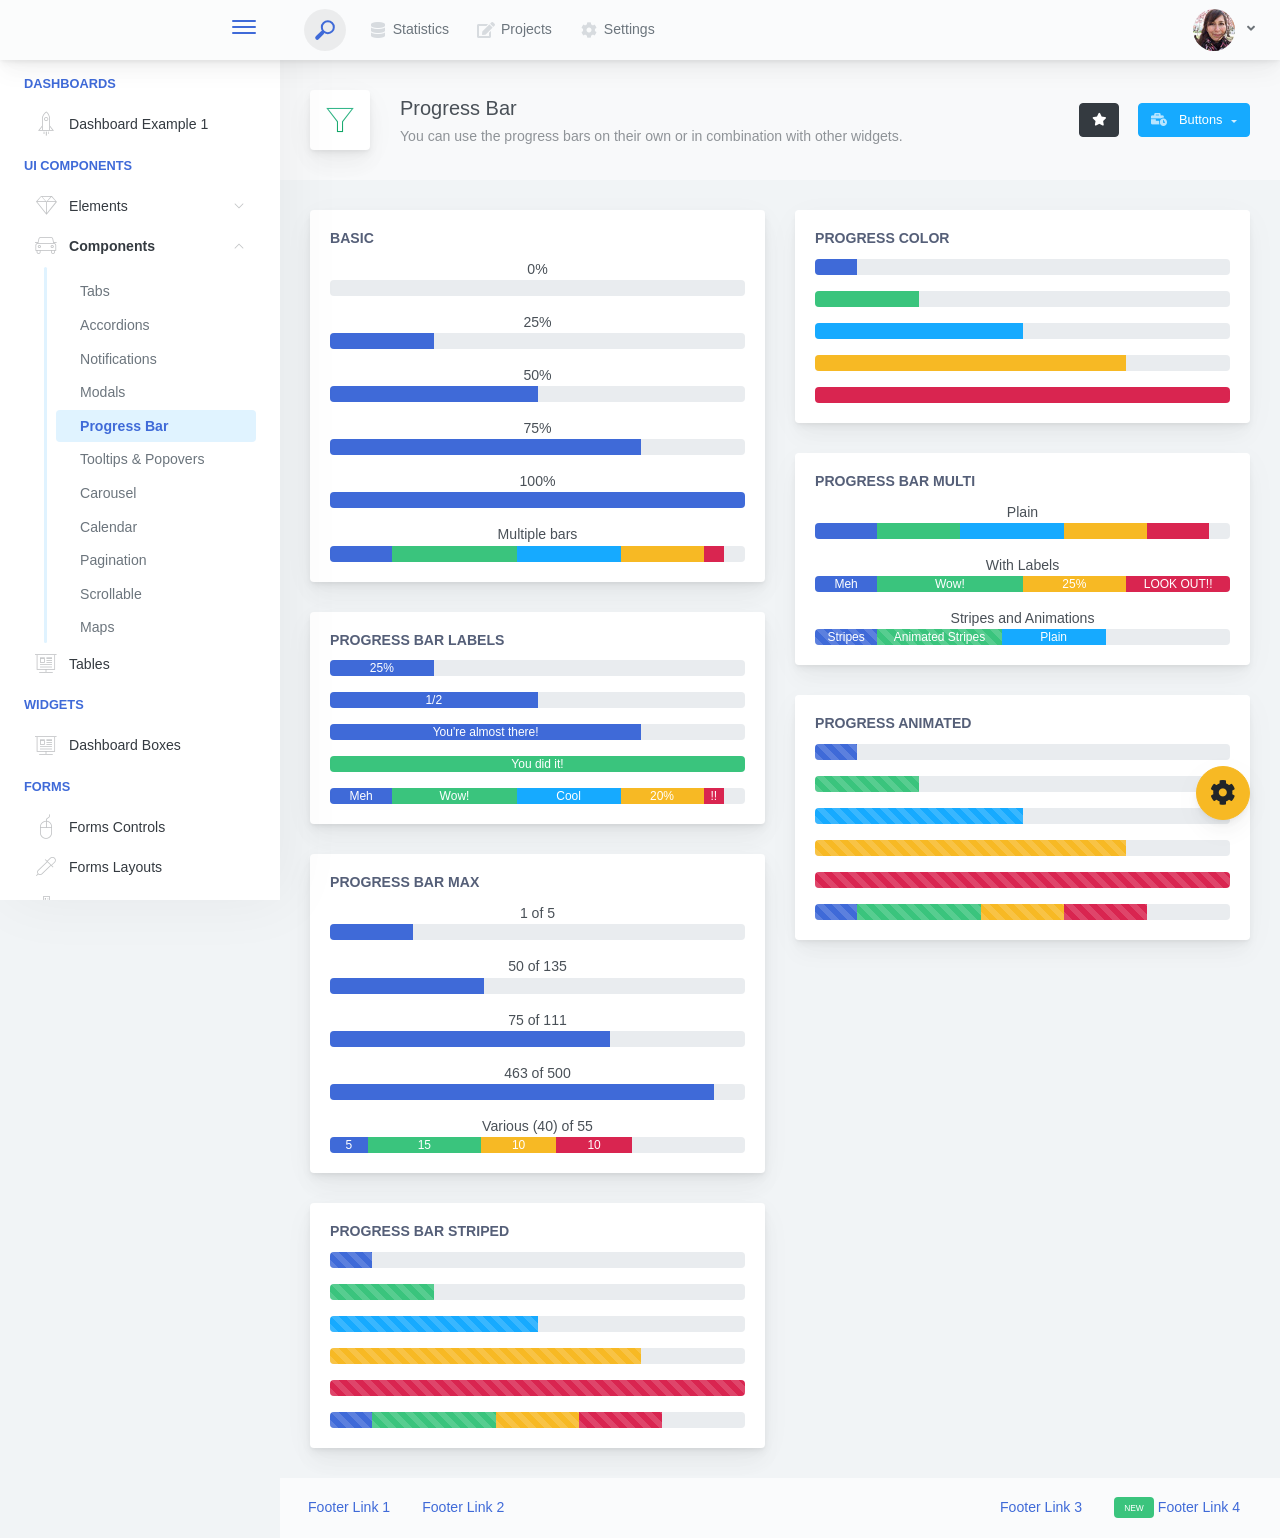
<file: Voting_System using_blockchain/Evote/adminpanel/admin/components-progress-bar.html>
<!doctype html>
<html lang="en">

<head>
    <meta charset="utf-8">
    <meta http-equiv="X-UA-Compatible" content="IE=edge">
    <meta http-equiv="Content-Language" content="en">
    <meta http-equiv="Content-Type" content="text/html; charset=utf-8"/>
    <title>Progress Bar - You can use the progress bars on their own or in combination with other widgets.</title>
    <meta name="viewport" content="width=device-width, initial-scale=1, maximum-scale=1, user-scalable=no, shrink-to-fit=no" />
    <meta name="description" content="You can use the progress bars on their own or in combination with other widgets.">
    <meta name="msapplication-tap-highlight" content="no">
    <!--
    =========================================================
    * ArchitectUI HTML Theme Dashboard - v1.0.0
    =========================================================
    * Product Page: https://dashboardpack.com
    * Copyright 2019 DashboardPack (https://dashboardpack.com)
    * Licensed under MIT (https://github.com/DashboardPack/architectui-html-theme-free/blob/master/LICENSE)
    =========================================================
    * The above copyright notice and this permission notice shall be included in all copies or substantial portions of the Software.
    -->
<link href="./main.css" rel="stylesheet"></head>
<body>
    <div class="app-container app-theme-white body-tabs-shadow fixed-sidebar fixed-header">
        <div class="app-header header-shadow">
            <div class="app-header__logo">
                <div class="logo-src"></div>
                <div class="header__pane ml-auto">
                    <div>
                        <button type="button" class="hamburger close-sidebar-btn hamburger--elastic" data-class="closed-sidebar">
                            <span class="hamburger-box">
                                <span class="hamburger-inner"></span>
                            </span>
                        </button>
                    </div>
                </div>
            </div>
            <div class="app-header__mobile-menu">
                <div>
                    <button type="button" class="hamburger hamburger--elastic mobile-toggle-nav">
                        <span class="hamburger-box">
                            <span class="hamburger-inner"></span>
                        </span>
                    </button>
                </div>
            </div>
            <div class="app-header__menu">
                <span>
                    <button type="button" class="btn-icon btn-icon-only btn btn-primary btn-sm mobile-toggle-header-nav">
                        <span class="btn-icon-wrapper">
                            <i class="fa fa-ellipsis-v fa-w-6"></i>
                        </span>
                    </button>
                </span>
            </div>    <div class="app-header__content">
                <div class="app-header-left">
                    <div class="search-wrapper">
                        <div class="input-holder">
                            <input type="text" class="search-input" placeholder="Type to search">
                            <button class="search-icon"><span></span></button>
                        </div>
                        <button class="close"></button>
                    </div>
                    <ul class="header-menu nav">
                        <li class="nav-item">
                            <a href="javascript:void(0);" class="nav-link">
                                <i class="nav-link-icon fa fa-database"> </i>
                                Statistics
                            </a>
                        </li>
                        <li class="btn-group nav-item">
                            <a href="javascript:void(0);" class="nav-link">
                                <i class="nav-link-icon fa fa-edit"></i>
                                Projects
                            </a>
                        </li>
                        <li class="dropdown nav-item">
                            <a href="javascript:void(0);" class="nav-link">
                                <i class="nav-link-icon fa fa-cog"></i>
                                Settings
                            </a>
                        </li>
                    </ul>        </div>
                <div class="app-header-right">
                    <div class="header-btn-lg pr-0">
                        <div class="widget-content p-0">
                            <div class="widget-content-wrapper">
                                <div class="widget-content-left">
                                    <div class="btn-group">
                                        <a data-toggle="dropdown" aria-haspopup="true" aria-expanded="false" class="p-0 btn">
                                            <img width="42" class="rounded-circle" src="assets/images/avatars/1.jpg" alt="">
                                            <i class="fa fa-angle-down ml-2 opacity-8"></i>
                                        </a>
                                        <div tabindex="-1" role="menu" aria-hidden="true" class="dropdown-menu dropdown-menu-right">
                                            <button type="button" tabindex="0" class="dropdown-item">User Account</button>
                                            <button type="button" tabindex="0" class="dropdown-item">Settings</button>
                                            <h6 tabindex="-1" class="dropdown-header">Header</h6>
                                            <button type="button" tabindex="0" class="dropdown-item">Actions</button>
                                            <div tabindex="-1" class="dropdown-divider"></div>
                                            <button type="button" tabindex="0" class="dropdown-item">Dividers</button>
                                        </div>
                                    </div>
                                </div>
                                <div class="widget-content-left  ml-3 header-user-info">
                                    <div class="widget-heading">
                                        Alina Mclourd
                                    </div>
                                    <div class="widget-subheading">
                                        VP People Manager
                                    </div>
                                </div>
                                <div class="widget-content-right header-user-info ml-3">
                                    <button type="button" class="btn-shadow p-1 btn btn-primary btn-sm show-toastr-example">
                                        <i class="fa text-white fa-calendar pr-1 pl-1"></i>
                                    </button>
                                </div>
                            </div>
                        </div>
                    </div>        </div>
            </div>
        </div>        <div class="ui-theme-settings">
            <button type="button" id="TooltipDemo" class="btn-open-options btn btn-warning">
                <i class="fa fa-cog fa-w-16 fa-spin fa-2x"></i>
            </button>
            <div class="theme-settings__inner">
                <div class="scrollbar-container">
                    <div class="theme-settings__options-wrapper">
                        <h3 class="themeoptions-heading">Layout Options
                        </h3>
                        <div class="p-3">
                            <ul class="list-group">
                                <li class="list-group-item">
                                    <div class="widget-content p-0">
                                        <div class="widget-content-wrapper">
                                            <div class="widget-content-left mr-3">
                                                <div class="switch has-switch switch-container-class" data-class="fixed-header">
                                                    <div class="switch-animate switch-on">
                                                        <input type="checkbox" checked data-toggle="toggle" data-onstyle="success">
                                                    </div>
                                                </div>
                                            </div>
                                            <div class="widget-content-left">
                                                <div class="widget-heading">Fixed Header
                                                </div>
                                                <div class="widget-subheading">Makes the header top fixed, always visible!
                                                </div>
                                            </div>
                                        </div>
                                    </div>
                                </li>
                                <li class="list-group-item">
                                    <div class="widget-content p-0">
                                        <div class="widget-content-wrapper">
                                            <div class="widget-content-left mr-3">
                                                <div class="switch has-switch switch-container-class" data-class="fixed-sidebar">
                                                    <div class="switch-animate switch-on">
                                                        <input type="checkbox" checked data-toggle="toggle" data-onstyle="success">
                                                    </div>
                                                </div>
                                            </div>
                                            <div class="widget-content-left">
                                                <div class="widget-heading">Fixed Sidebar
                                                </div>
                                                <div class="widget-subheading">Makes the sidebar left fixed, always visible!
                                                </div>
                                            </div>
                                        </div>
                                    </div>
                                </li>
                                <li class="list-group-item">
                                    <div class="widget-content p-0">
                                        <div class="widget-content-wrapper">
                                            <div class="widget-content-left mr-3">
                                                <div class="switch has-switch switch-container-class" data-class="fixed-footer">
                                                    <div class="switch-animate switch-off">
                                                        <input type="checkbox" data-toggle="toggle" data-onstyle="success">
                                                    </div>
                                                </div>
                                            </div>
                                            <div class="widget-content-left">
                                                <div class="widget-heading">Fixed Footer
                                                </div>
                                                <div class="widget-subheading">Makes the app footer bottom fixed, always visible!
                                                </div>
                                            </div>
                                        </div>
                                    </div>
                                </li>
                            </ul>
                        </div>
                        <h3 class="themeoptions-heading">
                            <div>
                                Header Options
                            </div>
                            <button type="button" class="btn-pill btn-shadow btn-wide ml-auto btn btn-focus btn-sm switch-header-cs-class" data-class="">
                                Restore Default
                            </button>
                        </h3>
                        <div class="p-3">
                            <ul class="list-group">
                                <li class="list-group-item">
                                    <h5 class="pb-2">Choose Color Scheme
                                    </h5>
                                    <div class="theme-settings-swatches">
                                        <div class="swatch-holder bg-primary switch-header-cs-class" data-class="bg-primary header-text-light">
                                        </div>
                                        <div class="swatch-holder bg-secondary switch-header-cs-class" data-class="bg-secondary header-text-light">
                                        </div>
                                        <div class="swatch-holder bg-success switch-header-cs-class" data-class="bg-success header-text-dark">
                                        </div>
                                        <div class="swatch-holder bg-info switch-header-cs-class" data-class="bg-info header-text-dark">
                                        </div>
                                        <div class="swatch-holder bg-warning switch-header-cs-class" data-class="bg-warning header-text-dark">
                                        </div>
                                        <div class="swatch-holder bg-danger switch-header-cs-class" data-class="bg-danger header-text-light">
                                        </div>
                                        <div class="swatch-holder bg-light switch-header-cs-class" data-class="bg-light header-text-dark">
                                        </div>
                                        <div class="swatch-holder bg-dark switch-header-cs-class" data-class="bg-dark header-text-light">
                                        </div>
                                        <div class="swatch-holder bg-focus switch-header-cs-class" data-class="bg-focus header-text-light">
                                        </div>
                                        <div class="swatch-holder bg-alternate switch-header-cs-class" data-class="bg-alternate header-text-light">
                                        </div>
                                        <div class="divider">
                                        </div>
                                        <div class="swatch-holder bg-vicious-stance switch-header-cs-class" data-class="bg-vicious-stance header-text-light">
                                        </div>
                                        <div class="swatch-holder bg-midnight-bloom switch-header-cs-class" data-class="bg-midnight-bloom header-text-light">
                                        </div>
                                        <div class="swatch-holder bg-night-sky switch-header-cs-class" data-class="bg-night-sky header-text-light">
                                        </div>
                                        <div class="swatch-holder bg-slick-carbon switch-header-cs-class" data-class="bg-slick-carbon header-text-light">
                                        </div>
                                        <div class="swatch-holder bg-asteroid switch-header-cs-class" data-class="bg-asteroid header-text-light">
                                        </div>
                                        <div class="swatch-holder bg-royal switch-header-cs-class" data-class="bg-royal header-text-light">
                                        </div>
                                        <div class="swatch-holder bg-warm-flame switch-header-cs-class" data-class="bg-warm-flame header-text-dark">
                                        </div>
                                        <div class="swatch-holder bg-night-fade switch-header-cs-class" data-class="bg-night-fade header-text-dark">
                                        </div>
                                        <div class="swatch-holder bg-sunny-morning switch-header-cs-class" data-class="bg-sunny-morning header-text-dark">
                                        </div>
                                        <div class="swatch-holder bg-tempting-azure switch-header-cs-class" data-class="bg-tempting-azure header-text-dark">
                                        </div>
                                        <div class="swatch-holder bg-amy-crisp switch-header-cs-class" data-class="bg-amy-crisp header-text-dark">
                                        </div>
                                        <div class="swatch-holder bg-heavy-rain switch-header-cs-class" data-class="bg-heavy-rain header-text-dark">
                                        </div>
                                        <div class="swatch-holder bg-mean-fruit switch-header-cs-class" data-class="bg-mean-fruit header-text-dark">
                                        </div>
                                        <div class="swatch-holder bg-malibu-beach switch-header-cs-class" data-class="bg-malibu-beach header-text-light">
                                        </div>
                                        <div class="swatch-holder bg-deep-blue switch-header-cs-class" data-class="bg-deep-blue header-text-dark">
                                        </div>
                                        <div class="swatch-holder bg-ripe-malin switch-header-cs-class" data-class="bg-ripe-malin header-text-light">
                                        </div>
                                        <div class="swatch-holder bg-arielle-smile switch-header-cs-class" data-class="bg-arielle-smile header-text-light">
                                        </div>
                                        <div class="swatch-holder bg-plum-plate switch-header-cs-class" data-class="bg-plum-plate header-text-light">
                                        </div>
                                        <div class="swatch-holder bg-happy-fisher switch-header-cs-class" data-class="bg-happy-fisher header-text-dark">
                                        </div>
                                        <div class="swatch-holder bg-happy-itmeo switch-header-cs-class" data-class="bg-happy-itmeo header-text-light">
                                        </div>
                                        <div class="swatch-holder bg-mixed-hopes switch-header-cs-class" data-class="bg-mixed-hopes header-text-light">
                                        </div>
                                        <div class="swatch-holder bg-strong-bliss switch-header-cs-class" data-class="bg-strong-bliss header-text-light">
                                        </div>
                                        <div class="swatch-holder bg-grow-early switch-header-cs-class" data-class="bg-grow-early header-text-light">
                                        </div>
                                        <div class="swatch-holder bg-love-kiss switch-header-cs-class" data-class="bg-love-kiss header-text-light">
                                        </div>
                                        <div class="swatch-holder bg-premium-dark switch-header-cs-class" data-class="bg-premium-dark header-text-light">
                                        </div>
                                        <div class="swatch-holder bg-happy-green switch-header-cs-class" data-class="bg-happy-green header-text-light">
                                        </div>
                                    </div>
                                </li>
                            </ul>
                        </div>
                        <h3 class="themeoptions-heading">
                            <div>Sidebar Options</div>
                            <button type="button" class="btn-pill btn-shadow btn-wide ml-auto btn btn-focus btn-sm switch-sidebar-cs-class" data-class="">
                                Restore Default
                            </button>
                        </h3>
                        <div class="p-3">
                            <ul class="list-group">
                                <li class="list-group-item">
                                    <h5 class="pb-2">Choose Color Scheme
                                    </h5>
                                    <div class="theme-settings-swatches">
                                        <div class="swatch-holder bg-primary switch-sidebar-cs-class" data-class="bg-primary sidebar-text-light">
                                        </div>
                                        <div class="swatch-holder bg-secondary switch-sidebar-cs-class" data-class="bg-secondary sidebar-text-light">
                                        </div>
                                        <div class="swatch-holder bg-success switch-sidebar-cs-class" data-class="bg-success sidebar-text-dark">
                                        </div>
                                        <div class="swatch-holder bg-info switch-sidebar-cs-class" data-class="bg-info sidebar-text-dark">
                                        </div>
                                        <div class="swatch-holder bg-warning switch-sidebar-cs-class" data-class="bg-warning sidebar-text-dark">
                                        </div>
                                        <div class="swatch-holder bg-danger switch-sidebar-cs-class" data-class="bg-danger sidebar-text-light">
                                        </div>
                                        <div class="swatch-holder bg-light switch-sidebar-cs-class" data-class="bg-light sidebar-text-dark">
                                        </div>
                                        <div class="swatch-holder bg-dark switch-sidebar-cs-class" data-class="bg-dark sidebar-text-light">
                                        </div>
                                        <div class="swatch-holder bg-focus switch-sidebar-cs-class" data-class="bg-focus sidebar-text-light">
                                        </div>
                                        <div class="swatch-holder bg-alternate switch-sidebar-cs-class" data-class="bg-alternate sidebar-text-light">
                                        </div>
                                        <div class="divider">
                                        </div>
                                        <div class="swatch-holder bg-vicious-stance switch-sidebar-cs-class" data-class="bg-vicious-stance sidebar-text-light">
                                        </div>
                                        <div class="swatch-holder bg-midnight-bloom switch-sidebar-cs-class" data-class="bg-midnight-bloom sidebar-text-light">
                                        </div>
                                        <div class="swatch-holder bg-night-sky switch-sidebar-cs-class" data-class="bg-night-sky sidebar-text-light">
                                        </div>
                                        <div class="swatch-holder bg-slick-carbon switch-sidebar-cs-class" data-class="bg-slick-carbon sidebar-text-light">
                                        </div>
                                        <div class="swatch-holder bg-asteroid switch-sidebar-cs-class" data-class="bg-asteroid sidebar-text-light">
                                        </div>
                                        <div class="swatch-holder bg-royal switch-sidebar-cs-class" data-class="bg-royal sidebar-text-light">
                                        </div>
                                        <div class="swatch-holder bg-warm-flame switch-sidebar-cs-class" data-class="bg-warm-flame sidebar-text-dark">
                                        </div>
                                        <div class="swatch-holder bg-night-fade switch-sidebar-cs-class" data-class="bg-night-fade sidebar-text-dark">
                                        </div>
                                        <div class="swatch-holder bg-sunny-morning switch-sidebar-cs-class" data-class="bg-sunny-morning sidebar-text-dark">
                                        </div>
                                        <div class="swatch-holder bg-tempting-azure switch-sidebar-cs-class" data-class="bg-tempting-azure sidebar-text-dark">
                                        </div>
                                        <div class="swatch-holder bg-amy-crisp switch-sidebar-cs-class" data-class="bg-amy-crisp sidebar-text-dark">
                                        </div>
                                        <div class="swatch-holder bg-heavy-rain switch-sidebar-cs-class" data-class="bg-heavy-rain sidebar-text-dark">
                                        </div>
                                        <div class="swatch-holder bg-mean-fruit switch-sidebar-cs-class" data-class="bg-mean-fruit sidebar-text-dark">
                                        </div>
                                        <div class="swatch-holder bg-malibu-beach switch-sidebar-cs-class" data-class="bg-malibu-beach sidebar-text-light">
                                        </div>
                                        <div class="swatch-holder bg-deep-blue switch-sidebar-cs-class" data-class="bg-deep-blue sidebar-text-dark">
                                        </div>
                                        <div class="swatch-holder bg-ripe-malin switch-sidebar-cs-class" data-class="bg-ripe-malin sidebar-text-light">
                                        </div>
                                        <div class="swatch-holder bg-arielle-smile switch-sidebar-cs-class" data-class="bg-arielle-smile sidebar-text-light">
                                        </div>
                                        <div class="swatch-holder bg-plum-plate switch-sidebar-cs-class" data-class="bg-plum-plate sidebar-text-light">
                                        </div>
                                        <div class="swatch-holder bg-happy-fisher switch-sidebar-cs-class" data-class="bg-happy-fisher sidebar-text-dark">
                                        </div>
                                        <div class="swatch-holder bg-happy-itmeo switch-sidebar-cs-class" data-class="bg-happy-itmeo sidebar-text-light">
                                        </div>
                                        <div class="swatch-holder bg-mixed-hopes switch-sidebar-cs-class" data-class="bg-mixed-hopes sidebar-text-light">
                                        </div>
                                        <div class="swatch-holder bg-strong-bliss switch-sidebar-cs-class" data-class="bg-strong-bliss sidebar-text-light">
                                        </div>
                                        <div class="swatch-holder bg-grow-early switch-sidebar-cs-class" data-class="bg-grow-early sidebar-text-light">
                                        </div>
                                        <div class="swatch-holder bg-love-kiss switch-sidebar-cs-class" data-class="bg-love-kiss sidebar-text-light">
                                        </div>
                                        <div class="swatch-holder bg-premium-dark switch-sidebar-cs-class" data-class="bg-premium-dark sidebar-text-light">
                                        </div>
                                        <div class="swatch-holder bg-happy-green switch-sidebar-cs-class" data-class="bg-happy-green sidebar-text-light">
                                        </div>
                                    </div>
                                </li>
                            </ul>
                        </div>
                        <h3 class="themeoptions-heading">
                            <div>Main Content Options</div>
                            <button type="button" class="btn-pill btn-shadow btn-wide ml-auto active btn btn-focus btn-sm">Restore Default
                            </button>
                        </h3>
                        <div class="p-3">
                            <ul class="list-group">
                                <li class="list-group-item">
                                    <h5 class="pb-2">Page Section Tabs
                                    </h5>
                                    <div class="theme-settings-swatches">
                                        <div role="group" class="mt-2 btn-group">
                                            <button type="button" class="btn-wide btn-shadow btn-primary btn btn-secondary switch-theme-class" data-class="body-tabs-line">
                                                Line
                                            </button>
                                            <button type="button" class="btn-wide btn-shadow btn-primary active btn btn-secondary switch-theme-class" data-class="body-tabs-shadow">
                                                Shadow
                                            </button>
                                        </div>
                                    </div>
                                </li>
                            </ul>
                        </div>
                    </div>
                </div>
            </div>
        </div>        <div class="app-main">
                <div class="app-sidebar sidebar-shadow">
                    <div class="app-header__logo">
                        <div class="logo-src"></div>
                        <div class="header__pane ml-auto">
                            <div>
                                <button type="button" class="hamburger close-sidebar-btn hamburger--elastic" data-class="closed-sidebar">
                                    <span class="hamburger-box">
                                        <span class="hamburger-inner"></span>
                                    </span>
                                </button>
                            </div>
                        </div>
                    </div>
                    <div class="app-header__mobile-menu">
                        <div>
                            <button type="button" class="hamburger hamburger--elastic mobile-toggle-nav">
                                <span class="hamburger-box">
                                    <span class="hamburger-inner"></span>
                                </span>
                            </button>
                        </div>
                    </div>
                    <div class="app-header__menu">
                        <span>
                            <button type="button" class="btn-icon btn-icon-only btn btn-primary btn-sm mobile-toggle-header-nav">
                                <span class="btn-icon-wrapper">
                                    <i class="fa fa-ellipsis-v fa-w-6"></i>
                                </span>
                            </button>
                        </span>
                    </div>    <div class="scrollbar-sidebar">
                        <div class="app-sidebar__inner">
                            <ul class="vertical-nav-menu">
                                <li class="app-sidebar__heading">Dashboards</li>
                                <li>
                                    <a href="index.html">
                                        <i class="metismenu-icon pe-7s-rocket"></i>
                                        Dashboard Example 1
                                    </a>
                                </li>
                                <li class="app-sidebar__heading">UI Components</li>
                                <li
                                    
                                    
                                    
                                    
                                    
                                    
                                    
                                    
                                >
                                    <a href="#">
                                        <i class="metismenu-icon pe-7s-diamond"></i>
                                        Elements
                                        <i class="metismenu-state-icon pe-7s-angle-down caret-left"></i>
                                    </a>
                                    <ul
                                        
                                        
                                        
                                        
                                        
                                        
                                        
                                        
                                    >
                                        <li>
                                            <a href="elements-buttons-standard.html">
                                                <i class="metismenu-icon"></i>
                                                Buttons
                                            </a>
                                        </li>
                                        <li>
                                            <a href="elements-dropdowns.html">
                                                <i class="metismenu-icon">
                                                </i>Dropdowns
                                            </a>
                                        </li>
                                        <li>
                                            <a href="elements-icons.html">
                                                <i class="metismenu-icon">
                                                </i>Icons
                                            </a>
                                        </li>
                                        <li>
                                            <a href="elements-badges-labels.html">
                                                <i class="metismenu-icon">
                                                </i>Badges
                                            </a>
                                        </li>
                                        <li>
                                            <a href="elements-cards.html">
                                                <i class="metismenu-icon">
                                                </i>Cards
                                            </a>
                                        </li>
                                        <li>
                                            <a href="elements-list-group.html">
                                                <i class="metismenu-icon">
                                                </i>List Groups
                                            </a>
                                        </li>
                                        <li>
                                            <a href="elements-navigation.html">
                                                <i class="metismenu-icon">
                                                </i>Navigation Menus
                                            </a>
                                        </li>
                                        <li>
                                            <a href="elements-utilities.html">
                                                <i class="metismenu-icon">
                                                </i>Utilities
                                            </a>
                                        </li>
                                    </ul>
                                </li>
                                <li
                                    
                                    
                                    
                                    
                                     class="mm-active"
                                    
                                    
                                    
                                    
                                    
                                    
                                >
                                    <a href="#">
                                        <i class="metismenu-icon pe-7s-car"></i>
                                        Components
                                        <i class="metismenu-state-icon pe-7s-angle-down caret-left"></i>
                                    </a>
                                    <ul
                                        
                                        
                                        
                                        
                                         class="mm-show"
                                        
                                        
                                        
                                        
                                        
                                        
                                    >
                                        <li>
                                            <a href="components-tabs.html">
                                                <i class="metismenu-icon">
                                                </i>Tabs
                                            </a>
                                        </li>
                                        <li>
                                            <a href="components-accordions.html">
                                                <i class="metismenu-icon">
                                                </i>Accordions
                                            </a>
                                        </li>
                                        <li>
                                            <a href="components-notifications.html">
                                                <i class="metismenu-icon">
                                                </i>Notifications
                                            </a>
                                        </li>
                                        <li>
                                            <a href="components-modals.html">
                                                <i class="metismenu-icon">
                                                </i>Modals
                                            </a>
                                        </li>
                                        <li>
                                            <a href="components-progress-bar.html" class="mm-active">
                                                <i class="metismenu-icon">
                                                </i>Progress Bar
                                            </a>
                                        </li>
                                        <li>
                                            <a href="components-tooltips-popovers.html">
                                                <i class="metismenu-icon">
                                                </i>Tooltips &amp; Popovers
                                            </a>
                                        </li>
                                        <li>
                                            <a href="components-carousel.html">
                                                <i class="metismenu-icon">
                                                </i>Carousel
                                            </a>
                                        </li>
                                        <li>
                                            <a href="components-calendar.html">
                                                <i class="metismenu-icon">
                                                </i>Calendar
                                            </a>
                                        </li>
                                        <li>
                                            <a href="components-pagination.html">
                                                <i class="metismenu-icon">
                                                </i>Pagination
                                            </a>
                                        </li>
                                        <li>
                                            <a href="components-scrollable-elements.html">
                                                <i class="metismenu-icon">
                                                </i>Scrollable
                                            </a>
                                        </li>
                                        <li>
                                            <a href="components-maps.html">
                                                <i class="metismenu-icon">
                                                </i>Maps
                                            </a>
                                        </li>
                                    </ul>
                                </li>
                                <li  >
                                    <a href="tables-regular.html">
                                        <i class="metismenu-icon pe-7s-display2"></i>
                                        Tables
                                    </a>
                                </li>
                                <li class="app-sidebar__heading">Widgets</li>
                                <li>
                                    <a href="dashboard-boxes.html">
                                        <i class="metismenu-icon pe-7s-display2"></i>
                                        Dashboard Boxes
                                    </a>
                                </li>
                                <li class="app-sidebar__heading">Forms</li>
                                <li>
                                    <a href="forms-controls.html">
                                        <i class="metismenu-icon pe-7s-mouse">
                                        </i>Forms Controls
                                    </a>
                                </li>
                                <li>
                                    <a href="forms-layouts.html">
                                        <i class="metismenu-icon pe-7s-eyedropper">
                                        </i>Forms Layouts
                                    </a>
                                </li>
                                <li>
                                    <a href="forms-validation.html">
                                        <i class="metismenu-icon pe-7s-pendrive">
                                        </i>Forms Validation
                                    </a>
                                </li>
                                <li class="app-sidebar__heading">Charts</li>
                                <li>
                                    <a href="charts-chartjs.html">
                                        <i class="metismenu-icon pe-7s-graph2">
                                        </i>ChartJS
                                    </a>
                                </li>
                                <li class="app-sidebar__heading">PRO Version</li>
                                <li>
                                    <a href="https://dashboardpack.com/theme-details/architectui-dashboard-html-pro/" target="_blank">
                                        <i class="metismenu-icon pe-7s-graph2">
                                        </i>
                                        Upgrade to PRO
                                    </a>
                                </li>
                            </ul>
                        </div>
                    </div>
                </div>    <div class="app-main__outer">
                    <div class="app-main__inner">
                        <div class="app-page-title">
                            <div class="page-title-wrapper">
                                <div class="page-title-heading">
                                    <div class="page-title-icon">
                                        <i class="pe-7s-filter icon-gradient bg-grow-early">
                                        </i>
                                    </div>
                                    <div>Progress Bar
                                        <div class="page-title-subheading">You can use the progress bars on their own or in combination with other widgets.
                                        </div>
                                    </div>
                                </div>
                                <div class="page-title-actions">
                                    <button type="button" data-toggle="tooltip" title="Example Tooltip" data-placement="bottom" class="btn-shadow mr-3 btn btn-dark">
                                        <i class="fa fa-star"></i>
                                    </button>
                                    <div class="d-inline-block dropdown">
                                        <button type="button" data-toggle="dropdown" aria-haspopup="true" aria-expanded="false" class="btn-shadow dropdown-toggle btn btn-info">
                                            <span class="btn-icon-wrapper pr-2 opacity-7">
                                                <i class="fa fa-business-time fa-w-20"></i>
                                            </span>
                                            Buttons
                                        </button>
                                        <div tabindex="-1" role="menu" aria-hidden="true" class="dropdown-menu dropdown-menu-right">
                                            <ul class="nav flex-column">
                                                <li class="nav-item">
                                                    <a href="javascript:void(0);" class="nav-link">
                                                        <i class="nav-link-icon lnr-inbox"></i>
                                                        <span>
                                                            Inbox
                                                        </span>
                                                        <div class="ml-auto badge badge-pill badge-secondary">86</div>
                                                    </a>
                                                </li>
                                                <li class="nav-item">
                                                    <a href="javascript:void(0);" class="nav-link">
                                                        <i class="nav-link-icon lnr-book"></i>
                                                        <span>
                                                            Book
                                                        </span>
                                                        <div class="ml-auto badge badge-pill badge-danger">5</div>
                                                    </a>
                                                </li>
                                                <li class="nav-item">
                                                    <a href="javascript:void(0);" class="nav-link">
                                                        <i class="nav-link-icon lnr-picture"></i>
                                                        <span>
                                                            Picture
                                                        </span>
                                                    </a>
                                                </li>
                                                <li class="nav-item">
                                                    <a disabled href="javascript:void(0);" class="nav-link disabled">
                                                        <i class="nav-link-icon lnr-file-empty"></i>
                                                        <span>
                                                            File Disabled
                                                        </span>
                                                    </a>
                                                </li>
                                            </ul>
                                        </div>
                                    </div>
                                </div>    </div>
                        </div>            <div class="row">
                            <div class="col-md-6">
                                <div class="main-card mb-3 card">
                                    <div class="card-body"><h5 class="card-title">Basic</h5>
                                        <div class="text-center">0%</div>
                                        <div class="mb-3 progress">
                                            <div class="progress-bar" role="progressbar" aria-valuenow="0" aria-valuemin="0" aria-valuemax="100" style="width: 0%;"></div>
                                        </div>
                                        <div class="text-center">25%</div>
                                        <div class="mb-3 progress">
                                            <div class="progress-bar" role="progressbar" aria-valuenow="25" aria-valuemin="0" aria-valuemax="100" style="width: 25%;"></div>
                                        </div>
                                        <div class="text-center">50%</div>
                                        <div class="mb-3 progress">
                                            <div class="progress-bar" role="progressbar" aria-valuenow="50" aria-valuemin="0" aria-valuemax="100" style="width: 50%;"></div>
                                        </div>
                                        <div class="text-center">75%</div>
                                        <div class="mb-3 progress">
                                            <div class="progress-bar" role="progressbar" aria-valuenow="75" aria-valuemin="0" aria-valuemax="100" style="width: 75%;"></div>
                                        </div>
                                        <div class="text-center">100%</div>
                                        <div class="mb-3 progress">
                                            <div class="progress-bar" role="progressbar" aria-valuenow="100" aria-valuemin="0" aria-valuemax="100" style="width: 100%;"></div>
                                        </div>
                                        <div class="text-center">Multiple bars</div>
                                        <div class="progress">
                                            <div class="progress-bar" role="progressbar" aria-valuenow="15" aria-valuemin="0" aria-valuemax="100" style="width: 15%;"></div>
                                            <div class="progress-bar bg-success" role="progressbar" aria-valuenow="30" aria-valuemin="0" aria-valuemax="100" style="width: 30%;"></div>
                                            <div class="progress-bar bg-info" role="progressbar" aria-valuenow="25" aria-valuemin="0" aria-valuemax="100" style="width: 25%;"></div>
                                            <div class="progress-bar bg-warning" role="progressbar" aria-valuenow="20" aria-valuemin="0" aria-valuemax="100" style="width: 20%;"></div>
                                            <div class="progress-bar bg-danger" role="progressbar" aria-valuenow="5" aria-valuemin="0" aria-valuemax="100" style="width: 5%;"></div>
                                        </div>
                                    </div>
                                </div>
                                <div class="main-card mb-3 card">
                                    <div class="card-body"><h5 class="card-title">Progress bar labels</h5>
                                        <div class="mb-3 progress">
                                            <div class="progress-bar" role="progressbar" aria-valuenow="25" aria-valuemin="0" aria-valuemax="100" style="width: 25%;">25%</div>
                                        </div>
                                        <div class="mb-3 progress">
                                            <div class="progress-bar" role="progressbar" aria-valuenow="50" aria-valuemin="0" aria-valuemax="100" style="width: 50%;">1/2</div>
                                        </div>
                                        <div class="mb-3 progress">
                                            <div class="progress-bar" role="progressbar" aria-valuenow="75" aria-valuemin="0" aria-valuemax="100" style="width: 75%;">You're almost there!</div>
                                        </div>
                                        <div class="mb-3 progress">
                                            <div class="progress-bar bg-success" role="progressbar" aria-valuenow="100" aria-valuemin="0" aria-valuemax="100" style="width: 100%;">You did it!</div>
                                        </div>
                                        <div class="progress">
                                            <div class="progress-bar" role="progressbar" aria-valuenow="15" aria-valuemin="0" aria-valuemax="100" style="width: 15%;">Meh</div>
                                            <div class="progress-bar bg-success" role="progressbar" aria-valuenow="30" aria-valuemin="0" aria-valuemax="100" style="width: 30%;">Wow!</div>
                                            <div class="progress-bar bg-info" role="progressbar" aria-valuenow="25" aria-valuemin="0" aria-valuemax="100" style="width: 25%;">Cool</div>
                                            <div class="progress-bar bg-warning" role="progressbar" aria-valuenow="20" aria-valuemin="0" aria-valuemax="100" style="width: 20%;">20%</div>
                                            <div class="progress-bar bg-danger" role="progressbar" aria-valuenow="5" aria-valuemin="0" aria-valuemax="100" style="width: 5%;">!!</div>
                                        </div>
                                    </div>
                                </div>
                                <div class="main-card mb-3 card">
                                    <div class="card-body"><h5 class="card-title">Progress bar max</h5>
                                        <div class="text-center">1 of 5</div>
                                        <div class="mb-3 progress">
                                            <div class="progress-bar" role="progressbar" aria-valuenow="1" aria-valuemin="0" aria-valuemax="5" style="width: 20%;"></div>
                                        </div>
                                        <div class="text-center">50 of 135</div>
                                        <div class="mb-3 progress">
                                            <div class="progress-bar" role="progressbar" aria-valuenow="50" aria-valuemin="0" aria-valuemax="135" style="width: 37.037%;"></div>
                                        </div>
                                        <div class="text-center">75 of 111</div>
                                        <div class="mb-3 progress">
                                            <div class="progress-bar" role="progressbar" aria-valuenow="75" aria-valuemin="0" aria-valuemax="111" style="width: 67.5676%;"></div>
                                        </div>
                                        <div class="text-center">463 of 500</div>
                                        <div class="mb-3 progress">
                                            <div class="progress-bar" role="progressbar" aria-valuenow="463" aria-valuemin="0" aria-valuemax="500" style="width: 92.6%;"></div>
                                        </div>
                                        <div class="text-center">Various (40) of 55</div>
                                        <div class="progress">
                                            <div class="progress-bar" role="progressbar" aria-valuenow="5" aria-valuemin="0" aria-valuemax="55" style="width: 9.09091%;">5</div>
                                            <div class="progress-bar bg-success" role="progressbar" aria-valuenow="15" aria-valuemin="0" aria-valuemax="55" style="width: 27.2727%;">15</div>
                                            <div class="progress-bar bg-warning" role="progressbar" aria-valuenow="10" aria-valuemin="0" aria-valuemax="55" style="width: 18.1818%;">10</div>
                                            <div class="progress-bar bg-danger" role="progressbar" aria-valuenow="10" aria-valuemin="0" aria-valuemax="55" style="width: 18.1818%;">10</div>
                                        </div>
                                    </div>
                                </div>
                                <div class="main-card mb-3 card">
                                    <div class="card-body"><h5 class="card-title">Progress bar striped</h5>
                                        <div class="mb-3 progress">
                                            <div class="progress-bar progress-bar-striped" role="progressbar" aria-valuenow="10" aria-valuemin="0" aria-valuemax="100" style="width: 10%;"></div>
                                        </div>
                                        <div class="mb-3 progress">
                                            <div class="progress-bar bg-success progress-bar-striped" role="progressbar" aria-valuenow="25" aria-valuemin="0" aria-valuemax="100" style="width: 25%;"></div>
                                        </div>
                                        <div class="mb-3 progress">
                                            <div class="progress-bar bg-info progress-bar-striped" role="progressbar" aria-valuenow="50" aria-valuemin="0" aria-valuemax="100" style="width: 50%;"></div>
                                        </div>
                                        <div class="mb-3 progress">
                                            <div class="progress-bar bg-warning progress-bar-striped" role="progressbar" aria-valuenow="75" aria-valuemin="0" aria-valuemax="100" style="width: 75%;"></div>
                                        </div>
                                        <div class="mb-3 progress">
                                            <div class="progress-bar bg-danger progress-bar-striped" role="progressbar" aria-valuenow="100" aria-valuemin="0" aria-valuemax="100" style="width: 100%;"></div>
                                        </div>
                                        <div class="progress">
                                            <div class="progress-bar progress-bar-striped" role="progressbar" aria-valuenow="10" aria-valuemin="0" aria-valuemax="100" style="width: 10%;"></div>
                                            <div class="progress-bar bg-success progress-bar-striped" role="progressbar" aria-valuenow="30" aria-valuemin="0" aria-valuemax="100" style="width: 30%;"></div>
                                            <div class="progress-bar bg-warning progress-bar-striped" role="progressbar" aria-valuenow="20" aria-valuemin="0" aria-valuemax="100" style="width: 20%;"></div>
                                            <div class="progress-bar bg-danger progress-bar-striped" role="progressbar" aria-valuenow="20" aria-valuemin="0" aria-valuemax="100" style="width: 20%;"></div>
                                        </div>
                                    </div>
                                </div>
                            </div>
                            <div class="col-md-6">
                                <div class="main-card mb-3 card">
                                    <div class="card-body"><h5 class="card-title">Progress color</h5>
                                        <div class="mb-3 progress">
                                            <div class="progress-bar" role="progressbar" aria-valuenow="10" aria-valuemin="0" aria-valuemax="100" style="width: 10%;"></div>
                                        </div>
                                        <div class="mb-3 progress">
                                            <div class="progress-bar bg-success" role="progressbar" aria-valuenow="25" aria-valuemin="0" aria-valuemax="100" style="width: 25%;"></div>
                                        </div>
                                        <div class="mb-3 progress">
                                            <div class="progress-bar bg-info" role="progressbar" aria-valuenow="50" aria-valuemin="0" aria-valuemax="100" style="width: 50%;"></div>
                                        </div>
                                        <div class="mb-3 progress">
                                            <div class="progress-bar bg-warning" role="progressbar" aria-valuenow="75" aria-valuemin="0" aria-valuemax="100" style="width: 75%;"></div>
                                        </div>
                                        <div class="progress">
                                            <div class="progress-bar bg-danger" role="progressbar" aria-valuenow="100" aria-valuemin="0" aria-valuemax="100" style="width: 100%;"></div>
                                        </div>
                                    </div>
                                </div>
                                <div class="main-card mb-3 card">
                                    <div class="card-body"><h5 class="card-title">Progress bar multi</h5>
                                        <div class="text-center">Plain</div>
                                        <div class="mb-3 progress">
                                            <div class="progress-bar" role="progressbar" aria-valuenow="15" aria-valuemin="0" aria-valuemax="100" style="width: 15%;"></div>
                                            <div class="progress-bar bg-success" role="progressbar" aria-valuenow="20" aria-valuemin="0" aria-valuemax="100" style="width: 20%;"></div>
                                            <div class="progress-bar bg-info" role="progressbar" aria-valuenow="25" aria-valuemin="0" aria-valuemax="100" style="width: 25%;"></div>
                                            <div class="progress-bar bg-warning" role="progressbar" aria-valuenow="20" aria-valuemin="0" aria-valuemax="100" style="width: 20%;"></div>
                                            <div class="progress-bar bg-danger" role="progressbar" aria-valuenow="15" aria-valuemin="0" aria-valuemax="100" style="width: 15%;"></div>
                                        </div>
                                        <div class="text-center">With Labels</div>
                                        <div class="mb-3 progress">
                                            <div class="progress-bar" role="progressbar" aria-valuenow="15" aria-valuemin="0" aria-valuemax="100" style="width: 15%;">Meh</div>
                                            <div class="progress-bar bg-success" role="progressbar" aria-valuenow="35" aria-valuemin="0" aria-valuemax="100" style="width: 35%;">Wow!</div>
                                            <div class="progress-bar bg-warning" role="progressbar" aria-valuenow="25" aria-valuemin="0" aria-valuemax="100" style="width: 25%;">25%</div>
                                            <div class="progress-bar bg-danger" role="progressbar" aria-valuenow="25" aria-valuemin="0" aria-valuemax="100" style="width: 25%;">LOOK OUT!!</div>
                                        </div>
                                        <div class="text-center">Stripes and Animations</div>
                                        <div class="progress">
                                            <div class="progress-bar progress-bar-striped" role="progressbar" aria-valuenow="15" aria-valuemin="0" aria-valuemax="100" style="width: 15%;">Stripes</div>
                                            <div class="progress-bar progress-bar-animated bg-success progress-bar-striped" role="progressbar" aria-valuenow="30" aria-valuemin="0" aria-valuemax="100" style="width: 30%;">Animated Stripes</div>
                                            <div class="progress-bar bg-info" role="progressbar" aria-valuenow="25" aria-valuemin="0" aria-valuemax="100" style="width: 25%;">Plain</div>
                                        </div>
                                    </div>
                                </div>
                                <div class="main-card mb-3 card">
                                    <div class="card-body"><h5 class="card-title">Progress animated</h5>
                                        <div class="mb-3 progress">
                                            <div class="progress-bar progress-bar-animated progress-bar-striped" role="progressbar" aria-valuenow="10" aria-valuemin="0" aria-valuemax="100" style="width: 10%;"></div>
                                        </div>
                                        <div class="mb-3 progress">
                                            <div class="progress-bar progress-bar-animated bg-success progress-bar-striped" role="progressbar" aria-valuenow="25" aria-valuemin="0" aria-valuemax="100" style="width: 25%;"></div>
                                        </div>
                                        <div class="mb-3 progress">
                                            <div class="progress-bar progress-bar-animated bg-info progress-bar-striped" role="progressbar" aria-valuenow="50" aria-valuemin="0" aria-valuemax="100" style="width: 50%;"></div>
                                        </div>
                                        <div class="mb-3 progress">
                                            <div class="progress-bar progress-bar-animated bg-warning progress-bar-striped" role="progressbar" aria-valuenow="75" aria-valuemin="0" aria-valuemax="100" style="width: 75%;"></div>
                                        </div>
                                        <div class="mb-3 progress">
                                            <div class="progress-bar progress-bar-animated bg-danger progress-bar-striped" role="progressbar" aria-valuenow="100" aria-valuemin="0" aria-valuemax="100" style="width: 100%;"></div>
                                        </div>
                                        <div class="progress">
                                            <div class="progress-bar progress-bar-animated progress-bar-striped" role="progressbar" aria-valuenow="10" aria-valuemin="0" aria-valuemax="100" style="width: 10%;"></div>
                                            <div class="progress-bar progress-bar-animated bg-success progress-bar-striped" role="progressbar" aria-valuenow="30" aria-valuemin="0" aria-valuemax="100" style="width: 30%;"></div>
                                            <div class="progress-bar progress-bar-animated bg-warning progress-bar-striped" role="progressbar" aria-valuenow="20" aria-valuemin="0" aria-valuemax="100" style="width: 20%;"></div>
                                            <div class="progress-bar progress-bar-animated bg-danger progress-bar-striped" role="progressbar" aria-valuenow="20" aria-valuemin="0" aria-valuemax="100" style="width: 20%;"></div>
                                        </div>
                                    </div>
                                </div>
                            </div>
                        </div>
                    </div>
                    <div class="app-wrapper-footer">
                        <div class="app-footer">
                            <div class="app-footer__inner">
                                <div class="app-footer-left">
                                    <ul class="nav">
                                        <li class="nav-item">
                                            <a href="javascript:void(0);" class="nav-link">
                                                Footer Link 1
                                            </a>
                                        </li>
                                        <li class="nav-item">
                                            <a href="javascript:void(0);" class="nav-link">
                                                Footer Link 2
                                            </a>
                                        </li>
                                    </ul>
                                </div>
                                <div class="app-footer-right">
                                    <ul class="nav">
                                        <li class="nav-item">
                                            <a href="javascript:void(0);" class="nav-link">
                                                Footer Link 3
                                            </a>
                                        </li>
                                        <li class="nav-item">
                                            <a href="javascript:void(0);" class="nav-link">
                                                <div class="badge badge-success mr-1 ml-0">
                                                    <small>NEW</small>
                                                </div>
                                                Footer Link 4
                                            </a>
                                        </li>
                                    </ul>
                                </div>
                            </div>
                        </div>
                    </div>    </div>
        </div>
    </div>
<script type="text/javascript" src="./assets/scripts/main.js"></script></body>
</html>
</file>
<file: Voting_System using_blockchain/1/css/style.css>
/*--
Author: W3layouts
Author URL: http://w3layouts.com
License: Creative Commons Attribution 3.0 Unported
License URL: http://creativecommons.org/licenses/by/3.0/
--*/
html, body{
    font-size: 100%;
	background:	#fff;
	font-family: 'Open Sans', sans-serif;
}
p{
	margin:0;
}
h1,h2,h3,h4,h5,h6,a{
	font-family: 'Raleway', sans-serif;
	font-weight:300;
	margin:0;
}
ul,label{
	margin:0;
	padding:0;
}
body a:hover{
	text-decoration:none;
}   
/* start header */
.header_bg{
	background:#515c8e;
	position: relative;
}
.logo{
	position: absolute;
	left: 0%;
	right:2%;
	z-index: 999;
	top:-25px;
	text-align: center;
	width:14%;
	margin: 0 auto;
}
.logo a img {
    width: 100%;
}
.navbar-default .navbar-collapse, .navbar-default .navbar-form {
    border: none;
    padding: 0;
}
.navbar-default {
    background: none;
    border: none;
    margin-bottom: 0;
}
.navbar-default .navbar-nav > li {
    margin:0 1.8em 1em;
}
.navbar-default .navbar-nav > li:nth-child(3) {
	margin: 0 0em 1em 1.4em;
}
.navbar-default .navbar-nav > li:nth-child(4){
	margin:0 .5em 1em 18.5em;
}
li.act a{
	border-bottom:1px solid #fff;
}
.navbar-default .navbar-nav > li > a {
    color: #fff;
    font-size:1.2em;
    padding:30px 10px 10px;
}
.navbar-default .navbar-nav > li > a:hover, .navbar-default .navbar-nav > li > a:focus {
    color: #fff;
}
/*-- dropdown --*/
.navbar-default .navbar-nav > .open > a, .navbar-default .navbar-nav > .open > a:hover, .navbar-default .navbar-nav > .open > a:focus {
    color: #fff;
    background: none;
}
ul.multi-column-dropdown li {
    list-style-type: none;
}
ul.multi-column-dropdown li a{
	font-size:1em;
	color:#000;
	text-decoration:none;
}
.row {
    margin-right: 0;
    margin-left: 0;
}
ul.multi-column-dropdown li a {
    padding:0.3em 1.5em;
    display: block;
}
.columns-3 {
    border-radius: 0;
    margin: 0;
    top: 110%;
    left: -17%;
}
/*-- //dropdown --*/
/*-- banner-info --*/
.banner-info {
    margin: 0 auto;
    padding: 35em 0 0;
    width: 85%;
}
.dummy_text {
    padding: 2em;
    background:rgba(255, 255, 255, 0.38);
}
.dummy_text h1 {
    font-size: 2em;
    color: #fff;
    margin: 0;
    line-height: 1.5em;
	text-align:center;
	position:relative;
	padding-left: 2em;
}
.dummy_text h1:before {
	background:url(../images/1.png) no-repeat 0px 0px;
	display:block;
	width:56px;
	height:48px;
	content:'';
	position:absolute;
	top:0%;
	left:0%;
}
/*-- //banner-info --*/
.header_bottom {
	position: absolute;
	width: 100%;
	background: url(../images/vect.png);
	height: 40px;
}
/*-- banner --*/
.banner{
	background:url(../images/banner.jpg) no-repeat 0px 0px;
	background-size: cover;
	-webkit-background-size: cover;
	-moz-background-size: cover;
	-o-background-size: cover;
	-ms-background-size: cover;
	min-height:650px;
}
.banner1{
	background:url(../images/banner_1.jpg) no-repeat 0px 0px;
	background-size: cover;
	-webkit-background-size: cover;
	-moz-background-size: cover;
	-o-background-size: cover;
	-ms-background-size: cover;
	min-height:500px;
}
/*-- //banner --*/
/*-- banner-bottom1 --*/
.banner-bottom1-left{
	text-align: center;
    border-top:5px solid #DF1728;
    background: #F1F1F1;
    padding: 4em 0;
	transition:.5s all;
	-webkit-transition:.5s all;
	-moz-transition:.5s all;
	-o-transition:.5s all;
	-ms-transition:.5s all;
}
.banner-bottom1-left:hover{
	background:#DF1728;
	border-top:5px solid #fff;
}
.banner-bottom1-left1:hover{
	background:#515C8E;
}
.banner-bottom1-left2:hover{
	background:#515C8E;
}
.banner-bottom1-left:hover .banner-bottom1-lft span{
    -webkit-transform: scale(1.25) translateY(-5px);
    transform: scale(1.25) translateY(-5px);
	color:#fff;
}
.banner-bottom1-left:hover .banner-bottom1-lft h3{
	color:#fff;
}
.banner-bottom1-left:hover .banner-bottom1-lft p{
	color:#fff;
}
.banner-bottom1-left1{
	border-top:5px solid #515C8E;
}
.banner-bottom1-left:nth-child(2){
	border-left:1px solid #DAD9D9;
	border-right:1px solid #DAD9D9;
}
.banner-bottom1-left2{
	border-top:5px solid #515C8E;
}
.banner-bottom1-left h3{
	text-transform:capitalize;
	font-size:1.5em;
	color:#DF1728;
	margin:0 0 .5em;
}
.banner-bottom1-left2 h3{
	color:#515C8E;
}
.banner-bottom1-left1 h3{
	color:#515C8E;
}
.banner-bottom1-left p{
	font-size:14px;
	color:#999;
	line-height:1.8em;
	margin:0;
}
.banner-bottom1-left span {
    color: #999;
    font-size: 2em;
    top: -0.5em;
	transition:.5s all;
	-webkit-transition:.5s all;
	-moz-transition:.5s all;
	-o-transition:.5s all;
	-ms-transition:.5s all;
}
/*-- //banner-bottom1 --*/
/*-- banner-bottom --*/
.banner-bottom,.wlcome,.single,.footer-top,.about,.about-bottom,.typo,.contact,.contact-bottom,.conference{
	padding:5em 0;
}
/*-- about --*/
.about-grid1 .thumb {
	position: relative;
	width: 100%;
	overflow: hidden;
}
.about-grid1 .thumb .caption {
    float: left;
    width: 100%;
    height: 70px;
    position: absolute;
    left: 0;
    bottom: 0;
    padding: 13px 30px;
    text-align: center;
    background-color:rgba(81, 92, 142, 0.55);
	-o-transition: all 0.3s ease;
	-moz-transition: all 0.3s ease;
	-ms-transition: all 0.3s ease;
	-webkit-transition: all 0.3s ease;
	transition: all 0.3s ease;
}
.about-grid1 .thumb:hover .caption {
    height: 100%;
    padding: 40px 30px;
    opacity: 1;
    visibility: visible;
}
figure.thumb img {
    width: 100%;
}
.caption h3{
	margin:0;
}
.caption h3 a{
	font-size:1em;
	color:#fff;
	text-decoration:none;
}
.caption span{
	font-size:14px;
	color:#fff;
	display:block;
}
.caption p{
	color:#fff;
	font-size:14px;
	margin:1em 0 0;
	line-height:1.8em;
}
.caption ul{
	padding:1em 0 0;
}
.caption ul li{
	list-style-type:none;
	display:inline-block;
}
.caption ul li a.f1{
	background: url(../images/img-sp.png) no-repeat -6px -13px;
    display: block;
    height: 31px;
    width: 31px;
}
.caption ul li a.f1:hover{
	background: url(../images/img-sp.png) no-repeat -6px -59px;
    display: block;
}
.caption ul li a.f2{
	background: url(../images/img-sp.png) no-repeat -49px -13px;
    display: block;
    height: 31px;
    width: 31px;
}
.caption ul li a.f2:hover{
	background: url(../images/img-sp.png) no-repeat -49px -58px;
    display: block;
}
.caption ul li a.f3{
	background: url(../images/img-sp.png) no-repeat -88px -13px;
    display: block;
    height: 31px;
    width: 31px;
}
.caption ul li a.f3:hover{
	background: url(../images/img-sp.png) no-repeat -88px -58px;
    display: block;
}
/*-- wmuslider --*/
.wmuSlider {
	position: relative;
	overflow: hidden;
}
.wmuSlider .wmuSliderWrapper article img {
	/*--max-width: 100%;
	width: auto;
	height: auto;
	display:block;--*/
}
/* Default Skin */
.wmuSliderPagination {
	z-index: 2;
    position: absolute;
    right: 1%;
    bottom: 5%;
}
ul.wmuSliderPagination {
	padding:0;
}
.wmuSliderPagination li {
	float: left;
	margin: 0 8px 0 0;
	list-style-type: none;
}
.wmuSliderPagination a {
	display: block;
	text-indent: -9999px;
	width: 45px;
    height: 5px;
    background: #DADADA;
	border-radius: 25px;
	-webkit-border-radius: 25px;
	-moz-border-radius: 25px;
	-o-border-radius: 25px;
}
.wmuSliderPagination a.wmuActive {
	background:#DF1728;
}
/* Default Skin */
.wmuGallery .wmuGalleryImage {
	margin-bottom: 10px;
}
.banner-wrap{
	padding: 0 0 4em;
}
/*-- //wmuslider --*/
/*-- //banner-bottom --*/
/*-- wlcome --*/
.wlcome-grid-left h3,.services h2,.gallery h3,.about-grd h3,.about-bottom-grid-right h3,h3.title,.contact h3,.conference h3{
	font-size: 2em;
    color: #515C8E;
    text-transform: capitalize;
    position: relative;
    font-weight: 600;
    padding-left: 0.5em;
}
.wlcome-grid-left h3:before,.services h2:before,.gallery h3:before,.about-grd h3:before,.conference h3:before,.contact h3:before,.about-bottom-grid-right h3:before,h3.title:before{
	background: #DF1728;
    width: 4px;
    height: 35px;
	content:'';
	position:absolute;
	left:0%;
}
.nihil{
	font-size:14px;
	margin:0;
	line-height:1.8em;
	color:#999;
	padding-left: 1.5em;
}
.wlcome-grid-left-grid h4{
	font-size:1.3em;
	color:#A3A3A3;
	margin:0.5em 0 0;
	text-transform:capitalize;
}
.wlcome-grid-left-grid p{
	color:#999;
	font-size:14px;
	line-height:1.8em;
	margin:1em 0 0;
}
.wlcome-grid-left-grid:nth-child(3){
	margin:4em 0;
}
/*-- services --*/
.services{
	padding:5em 0 0;
}
.services h5{
	font-size: 1em;
    color: #DF1728;
    margin: 1em 0;
    line-height: 1.8em;
}
.panel-title > a, .panel-title > small, .panel-title > .small, .panel-title > small > a, .panel-title > .small > a {
    color: #515C8E;
    text-decoration: none;
}
.panel-title {
    font-size: 1.1em;
}
.panel-default > .panel-heading {
    background: none;
    border: none;
}
.panel-default {
    border: none;
}
.panel-group .panel-heading + .panel-collapse > .panel-body, .panel-group .panel-heading + .panel-collapse > .list-group {
    border: none;
}
.panel-heading {
    padding: 1em 0;
	text-transform:capitalize;
}
.panel-body {
    font-size: 14px;
    color: #999;
    line-height: 1.8em;
}
.panel{
	box-shadow:none;
}
.pa_italic span{
	display:none;
}
.pa_italic i{
	left: -1em;
}
.collapsed span{
	display: inline-block;
    left: -1em;
}
.collapsed i{
	display:none;
}
h4.panel-title {
    padding-left: 1em;
}
h4.panel-title a span{
    left: -1em;
}
.panel-body {
    background: #FAFAFA;
}
/******** SAP ************/
.sap_tabs{
	clear:both;
	font-style: normal;
	position:relative;
}
.facts {
	padding:1.5em;
	border-bottom: 1px dotted #7480B7;
}
.top1{
	margin-top: 2%;
}
ul.resp-tabs-list {
	list-style: none;
	background:none;
	margin: 0em auto;
}
div#horizontalTab {
  background:#fff;
  }
.resp-tab-item{
	color: #999;
	font-size: 1.1em;
	cursor: pointer;
	padding:12px 47.5px;
	display: inline-block;
	margin: 0;
	list-style: none;
	float: none;
	outline: none;
	-webkit-transition: all 0.3s ease-out;
	-moz-transition: all 0.3s ease-out;
	-ms-transition: all 0.3s ease-out;
	-o-transition: all 0.3s ease-out;
	transition: all 0.3s ease-out;
	text-transform: capitalize;
	font-family: 'Raleway', sans-serif;
}
.resp-tab-item:hover {
	text-shadow: none;
}
.resp-tab-active{
	background:#DF1728;
	text-shadow: none;
	color:#fff;
}
.resp-tabs-container {
	padding: 0px;
	clear: left;
	background-color:#515C8E;
	border-top:none;
}
h2.resp-accordion {
	cursor: pointer;
	padding: 5px;
	display: none;
}
.resp-tab-content {
	display: none;
}
.resp-content-active, .resp-accordion-active {
   display: block;
}
h2.resp-accordion {
	font-size:1em;
	margin: 0px;
	padding: 10px 15px;
	background:#DF1728;
	margin:10px 0;
	color:#fff;
}
h2.resp-accordion:hover{
	background:#4E64C5;
	text-shadow: none;
	color: #FFF;
}
@media only screen and (max-width:480px) {
.sap_tabs{
	padding-top:0;
}
.resp-tabs-container{
	padding:10px;
}
ul.resp-tabs-list {
  	display: none;
}
h2.resp-accordion {
  	display: block;
}
.resp-vtabs .resp-tabs-container {
	border: none;
	float: none;
	width: 100%;
	min-height: initial;
	clear: none;
}
.resp-accordion-closed {
	display: none !important;
}
}
ul.tab_list{
	padding:0em;
	margin:0;
}
/******** //SAP ************/
.tab_list{
	float:left;
	width: 35%;
}
.tab_list1{
	float:right;
	width:60%;
}
.tab_list1 a,.tab_list1 p{
	text-transform:capitalize;
	font-size:14px;
	color:#FFFFFF;
	margin:0;
	text-decoration:none;
}
.tab_list1 p{
	color:#B1B1B3;
}
.tab_list1 p span{
	display:block;
	font-size: 13px;
	margin: 10px 0 0;
}
.facts:nth-child(4) {
  border-bottom: none;
}
/*-- upcoming --*/
.upcoming{
    background: #DF1728;
}
.upcoming h4,.video h4{
	font-size: 1.5em;
    color: #fff;
    margin: 0;
    padding:1em .5em 1em 1.5em;
    border-bottom: 1px dotted #fff;
	position:relative;
}
.video h4{
	color:#515C8E;
	border-bottom:none;
	padding:0em 0em 0em 0.8em;
}
.upcoming h4:before,.video h4:before{
	background: #fff;
    width: 4px;
    height: 35px;
	content:'';
	position:absolute;
	left: 4%;
    top: 25%;
}
.video h4:before{
	background: #515C8E;
    top: -12% !important;
    left: 0% !important;
}
.upcoming ul{
	padding:1em 1.5em;
}
.upcoming ul li{
	list-style-type: none;
    padding: 0 0 .5em 2em;
    border-bottom: 1px dotted #BF1221;
    color: #E0DFDF;
    background: url(../images/3.png) no-repeat -3px 5px;
    font-size: 14px;
	margin-bottom:1em;
}
.upcoming ul li a{
	color: #FFFFFF;
    text-decoration: none;
    font-size: 1.2em;
	text-transform: capitalize;
}
.upcoming ul li a:hover{
	color:#515C8E;
}
.upcoming ul li span{
	display:block;
}
.video{
	margin: 2em 0;
}
.video iframe {
    width: 100%;
    min-height: 300px;
    margin: 2em 0 0;
}
/*-- //upcoming --*/
/*-- //wlcome --*/
/*-- footer --*/
.footer{
	background:#000;
	padding:4em 0;
	}
.footer h3{
	color:#fff;
	font-size: 1.5em;
	margin: 0;
	text-align: center;
	}
.footer p.para{
	color:#898989;
	font-size:14px;
	margin:1em auto 2em;
	text-align: center;
	line-height:1.8em;
	width:60%;
	}
.footer-grid p{
	color:#E0E0E0;
	font-size:14px;
	margin:0;
	line-height:1.8em;
}
.footer-grid p a{
	color:#E0E0E0;
	display:block;
	margin:1em 0;
}
.footer-grid p a:hover{
	color:#fff;
}
.footer-contact input[type="text"]{
	outline:none;
	border:none;
	background:#fff;
	padding:13px 10px;
	font-size:14px;
	width:90.7%;
	float: left;
	margin:0 auto;
	}
.footer-contact form {
    background: #fff;
	padding: 10px 10px;
}
.footer-contact input[type="submit"]	{
	outline:none;
	background:url(../images/2.png) no-repeat 12px 11px #515C8E;
    color: #fff;
    font-size: 16px;
    width: 8%;
    padding: 12.4px 0;
	margin-left: .5em;
	border:none;
	transition:0.5s all;
	-webkit-transition:0.5s all;
	-moz-transition:0.5s all;
	-o-transition:0.5s all;
	-ms-transition:0.5s all;
	font-family: 'Gabriela', serif;
	}
.footer-contact input[type="submit"]:hover{
	color:#fff;
	background: url(../images/2.png) no-repeat 12px 11px #DF1728;
	}
.footer-contact{
	width:60%;
	margin:0 auto 5em;
	}
.footer-grid ul li{
	color:#fff;
	margin:0 0 1em;
}
.footer-grid ul li a{
	font-size:14px;
	color:#E0E0E0;
	text-decoration:none;
}
.footer-grid ul li a:hover{
	color:#fff;
}
.footer-copy{
	margin:2em 0 0;
	padding:2em 0;
	border-top:1px solid #464646;
	border-bottom:1px solid #464646;
}
.footer-copy p{
	color:#fff;
	text-align:center;
	margin:0;
	font-size:14px;
}
.footer-copy p a{
	color:#D8D8D8;
	text-decoration:none;
}
.footer-copy p a:hover{
	color:#fff;
}
.footer-grid-left{
	float:left;
	width:33.33%;
}
.footer-grid-left img {
    width: 100%;
	border:1px solid #fff;
}
.footer-grid ul {
    padding: 0 0 0 1em;
}
/*-- //footer --*/
/*-- copy-right --*/
.copy-right{
	background: #52334D;
	text-align: center;
}
.copy-right p{
	color:#6C5468;
}
.copy-right p a{
	color:#fff;
	transition:0.5s all;
	-webkit-transition:0.5s all;
	-moz-transition:0.5s all;
	-o-transition:0.5s all;
}
.copy-right p a:hover{
	color:#6C5468;
}
.copy-right {
	padding: 1em 0;
}
/*-- //copy-right --*/
/*-- footer-top --*/
.grid {
	position: relative;
	clear: both;
	margin: 0 auto;
	padding: 1em 0 4em;
	max-width: 1000px;
	list-style: none;
	text-align: center;
}

/* Common style */
.footer-grids figure {
	position: relative;
	float: left;
	overflow: hidden;
	margin:10px 1% 0;
	min-width: 280px;
    max-width: 357px;
	width: 48%;
	height: 225px;
	background: #3085a3;
	text-align: center;
	cursor: pointer;
}
.footer-grids figure img.one{
	width:100%;
}
.footer-grids figure img {
	position: relative;
	display: block;
	min-height: 100%;
	max-width: 100%;
	opacity: 0.8;
}

.footer-grids figure figcaption {
	padding: 2em;
	color: #fff;
	text-transform: uppercase;
	font-size: 1.25em;
}

.footer-grids figure figcaption::before,
.footer-grids figure figcaption::after {
	pointer-events: none;
}

.footer-grids figure figcaption,
.footer-grids figure figcaption > a {
	position: absolute;
	top: 0;
	left: 0;
	width: 100%;
	height: 100%;
}
/***** Winston *****/
/*-----------------*/

figure.effect-winston {
	background: #162633;
	text-align: left;
}

figure.effect-winston img {
	-webkit-transition: opacity 0.45s;
	transition: opacity 0.45s;
}

figure.effect-winston figcaption::before {
	position: absolute;
    top: 0;
    left: 0;
    width: 100%;
    height: 100%;
    background: rgba(255, 255, 255, 0.35);
    background-size: 100% 100%;
    content: '';
    -webkit-transition: opacity 0.45s, -webkit-transform 0.45s;
    transition: opacity 0.45s, transform 0.45s;
    /* -webkit-transform: rotate3d(0,0,1,45deg); */
    /* transform: rotate3d(0,0,1,45deg); */
    /* -webkit-transform-origin: 0 100%; */
    /* transform-origin: 0 100%; */
}

figure.effect-winston h2 {
	-webkit-transition: -webkit-transform 0.35s;
	transition: transform 0.35s;
	-webkit-transform: translate3d(0,20px,0);
	transform: translate3d(0,20px,0);
}

figure.effect-winston ul{
	position: absolute;
	right: 0;
	bottom: 8px;
	padding:0 1em 2% 0;
}

figure.effect-winston p {
    font-size: 14px;
    margin: 2em 0 0;
    text-transform: capitalize;
    line-height: 1.8em;
}

figure.effect-winston a:hover,
figure.effect-winston a:focus {
	color: #cc6055;
}

figure.effect-winston ul li a {
	opacity: 0;
	-webkit-transition: opacity 0.35s, -webkit-transform 0.35s;
	transition: opacity 0.35s, transform 0.35s;
	-webkit-transform: translate3d(0,50px,0);
	transform: translate3d(0,50px,0);
}

figure.effect-winston:hover img {
	opacity: 0.6;
}

figure.effect-winston:hover h2 {
	-webkit-transform: translate3d(0,0,0);
	transform: translate3d(0,0,0);
}

figure.effect-winston:hover figcaption::before {
	opacity: 0.7;
	-webkit-transform: rotate3d(0,0,1,20deg);
	transform: rotate3d(0,0,1,20deg);
}

figure.effect-winston:hover ul a {
	opacity: 1;
	-webkit-transform: translate3d(0,0,0);
	transform: translate3d(0,0,0);
}
/*-----------------*/
ul.social_icons li {
    display: inline-block;
}
figure.effect-winston a.f1{
	background: url(../images/img-sp.png) no-repeat -6px -13px;
    display: block;
    height: 31px;
    width: 31px;
}
figure.effect-winston a.f1:hover{
	background: url(../images/img-sp.png) no-repeat -6px -59px;
    display: block;
}
figure.effect-winston a.f2{
	background: url(../images/img-sp.png) no-repeat -49px -13px;
    display: block;
    height: 31px;
    width: 31px;
}
figure.effect-winston a.f2:hover{
	background: url(../images/img-sp.png) no-repeat -49px -58px;
    display: block;
}
figure.effect-winston a.f3{
	background: url(../images/img-sp.png) no-repeat -88px -13px;
    display: block;
    height: 31px;
    width: 31px;
}
figure.effect-winston a.f3:hover{
	background: url(../images/img-sp.png) no-repeat -88px -58px;
    display: block;
}
/*-- //footer-top --*/
#toTop {
	display: none;
	text-decoration: none;
	position: fixed;
	bottom: 10px;
	right: 10px;
	overflow: hidden;
	width: 44px;
	height:44px;
	border: none;
	text-indent: 100%;
	background: url(../images/top_move.png) no-repeat right top;
}
/*-- about --*/
.about-grd-main .overlay {
    display: block;
    position: absolute;
    height: 360px;
    width: 100%;
    top: 0;
    right: -100%;
    transition: .4s ease-out;
    -webkit-transition: .4s ease-out;
}
.about-grd-main {
    overflow: hidden;
    display: inline-block;
    position: relative;
	height: 360px;
}
.about-grd-main img {
    width: 100%;
}
.about-grd-main .overlay .arrow-left {
    position: relative;
    left: 0;
    width: 0;
    height: 0;
    top: 0;
    bottom: 0;
    border-bottom: 360px solid transparent;
    border-right: 540px solid rgba(255,255,255,.95);
    background: rgb(81, 92, 142);
}
.about-grd-main .overlay .rectangle {
    display: block;
    margin-left:0px;
    width: 100%;
    height: 100%;
    background-color: rgba(255,255,255,.95);
}
.about-grd-main .description {
    text-align: center;
    position: absolute;
    padding:75px 50px 0px;
    top: 0;
    left: 0;
    right: 0;
    bottom: 0;
    color: #cc6812;
    -ms-filter: "progid:DXImageTransform.Microsoft.Alpha(Opacity=0)";
    filter: alpha(opacity=0);
    -moz-opacity: 0;
    -khtml-opacity: 0;
    opacity: 0;
    transition: .2s ease-out;
    -webkit-transition: .2s ease-out;
}
.about-grd-main .link {
    position: absolute;
    top: 0;
    left: 0;
    right: 0;
    bottom: 0;
    z-index: 10;
    margin: 0;
}
.about-grd-main:hover .overlay {
    right: 0;
}
.about-grd-main:hover .description {
    -ms-filter: "progid:DXImageTransform.Microsoft.Alpha(Opacity=100)";
    filter: alpha(opacity=100);
    -moz-opacity: 1;
    -khtml-opacity: 1;
    opacity: 1;
    transition: 1s ease-in;
    -webkit-transition: 1s ease-in;
}
.description h4{
	font-size: 2em;
    color: #DF1728;
    margin: 0;
}
.description p{
	margin:1em 0 0;
	color:#999;
	line-height:1.8em;
	font-size:14px;
}
p.leap{
	margin:2em 0 0;
	color:#999;
	line-height:1.8em;
	font-size:14px;
}
.type-1 {
	background: #096894;
}

.type-1 span {
	position: absolute;
    width: 40%;
    height: auto;
    display: block;
    color: #fff;
    font-size: 1em;
    top: 112%;
    opacity: 1;
    left: 3%;
    box-sizing: border-box;
    background: #DF1728;
    -moz-box-sizing: border-box;
    padding: 10px 0;
    text-align: center;
    -webkit-transition: all 0.3s linear;
    transition: all 0.3s linear;
}

.type-1 span:last-of-type {
	-webkit-transform: rotateX(90deg);
	transform: rotateX(90deg);
	transform-origin: 0 0;
	-webkit-transform-origin: 0 0;
	background: #aaa;
}

.type-1:hover span:last-of-type {
	-webkit-transform: rotateX(0deg);
	transform: rotateX(0deg);
	background:#515C8E;
	
}

.type-1:hover span:first-of-type {
	background: #073f58;
}
.about-bottom-grid-right h4{
	margin:1em 0 3em;
	color:#DF1728;
	font-size:1em;
	line-height:1.8em;
}
.progress1 {
    height: 35px;
    border-radius: 0;
    width: 85%;
	position:relative;
}
.progress-bar1 {
    background: #515C8E;
    font-size: 1em;
	line-height: 31px;
}
.party1 {
    position: absolute;
    right: 10%;
    top: 25%;
}
.party1 h5 {
    font-size: 1em;
    color: #999;
    margin: 0;
}
.about-bottom-grid-right p{
	font-size:14px;
	color:#999;
	margin:0;
	line-height:1.8em;
}
.progress-grids{
	margin:0 0 2em;
}
.banner1-info{
	width:80%;
	margin:10em auto 0;
}
.banner1-info h3{
	font-size:2.5em;
	color:#fff;
	margin:0;
	line-height:1.5em;
	text-align:center;
}
/*-- //about --*/
/*--Typography--*/
h3.title,.about h3,.history h3{
	color:#804e20;
}
p.iste{
	color:#999;
}
.well {
    font-weight: 300;
    font-size: 14px;
}
.list-group-item {
    font-weight: 300;
    font-size: 14px;
}
li.list-group-item1 {
    font-size: 14px;
    font-weight: 300;
}
.typo p {
    margin: 0;
    font-size: 14px;
    font-weight: 300;
}
.show-grid [class^=col-] {
    background: #fff;
  text-align: center;
  margin-bottom: 10px;
  line-height: 2em;
  border: 10px solid #f0f0f0;
}
.show-grid [class*="col-"]:hover {
  background: #e0e0e0;
}
.grid_3{
	margin-bottom:2em;
}
.xs h3, h3.m_1{
	color:#000;
	font-size:1.7em;
	font-weight:300;
	margin-bottom: 1em;
}
.grid_3 p{
  color: #999;
  font-size: 0.85em;
  margin-bottom: 1em;
  font-weight: 300;
}
.grid_4{
	background:none;
	margin-top:50px;
}
.label {
  font-weight: 300 !important;
  border-radius:4px;
}  
.grid_5{
	background:none;
	padding:2em 0;
}
.grid_5 h3, .grid_5 h2, .grid_5 h1, .grid_5 h4, .grid_5 h5, h3.hdg, h3.bars {
	margin-bottom: 1em;
    color: #DF1728;
    letter-spacing: 1px;
    font-weight: 600;
}
.table > thead > tr > th, .table > tbody > tr > th, .table > tfoot > tr > th, .table > thead > tr > td, .table > tbody > tr > td, .table > tfoot > tr > td {
  border-top: none !important;
}
.tab-content > .active {
  display: block;
  visibility: visible;
}
.pagination > .active > a, .pagination > .active > span, .pagination > .active > a:hover, .pagination > .active > span:hover, .pagination > .active > a:focus, .pagination > .active > span:focus {
  z-index: 0;
}
.badge-primary {
  background-color: #03a9f4;
}
.badge-success {
  background-color: #8bc34a;
}
.badge-warning {
  background-color: #ffc107;
}
.badge-danger {
  background-color: #e51c23;
}
.grid_3 p{
  line-height: 2em;
  color: #888;
  font-size: 0.9em;
  margin-bottom: 1em;
  font-weight: 300;
}
.bs-docs-example {
  margin: 1em 0;
}
section#tables  p {
 margin-top: 1em;
}
.tab-container .tab-content {
  border-radius: 0 2px 2px 2px;
  border: 1px solid #e0e0e0;
  padding: 16px;
  background-color: #ffffff;
}
.table td, .table>tbody>tr>td, .table>tbody>tr>th, .table>tfoot>tr>td, .table>tfoot>tr>th, .table>thead>tr>td, .table>thead>tr>th {
  padding: 15px!important;
}
.table > thead > tr > th, .table > tbody > tr > th, .table > tfoot > tr > th, .table > thead > tr > td, .table > tbody > tr > td, .table > tfoot > tr > td {
  font-size: 0.9em;
  color: #999;
  border-top: none !important;
}
.tab-content > .active {
  display: block;
  visibility: visible;
}
.label {
  font-weight: 300 !important;
}
.label {
  padding: 4px 6px;
  border: none;
  text-shadow: none;
}
.nav-tabs {
  margin-bottom: 1em;
}
.alert {
  font-size: 0.85em;
}
h1.t-button,h2.t-button,h3.t-button,h4.t-button,h5.t-button {
line-height:1.8em;
  margin-top:0.5em;
  margin-bottom: 0.5em;
}
li.list-group-item1 {
  line-height: 2.5em;
}
.input-group {
  margin-bottom: 20px;
  }
.in-gp-tl{
padding:0;
}
.in-gp-tb{
padding-right:0;
}
.list-group {
  margin-bottom: 48px;
}
 ol {
  margin-bottom: 44px;
}
h2.typoh2{
    margin: 0 0 10px;
}
@media (max-width:768px){
	.grid_5 {
		padding: 0 0 1em;
	}
	.grid_3 {
		margin-bottom: 0em;
	}
}
@media (max-width:640px){
	h1, .h1, h2, .h2, h3, .h3 {
		margin-top: 0px;
		margin-bottom: 0px;
	}
	.grid_5 h3, .grid_5 h2, .grid_5 h1, .grid_5 h4, .grid_5 h5, h3.hdg, h3.bars {
		margin-bottom: .5em;
	}
	.progress {
		height: 10px;
		margin-bottom: 10px;
	}
	ol.breadcrumb li,.grid_3 p,ul.list-group li,li.list-group-item1 {
		font-size: 14px;
	}
	.breadcrumb {
		margin-bottom: 10px;
	}
	.well {
		font-size: 14px;
		margin-bottom: 10px;
	}
	h2.typoh2 {
		font-size: 1.5em;
	}
}
@media (max-width:480px){
	.table h1 {
		font-size: 26px;
	}
	.table h2 {
		font-size: 23px;
	}
	.table h3 {
		font-size: 20px;
	}
	.label {
		font-size: 53%;
	}
	.alert,p {
		font-size: 14px;
	}
	.pagination {
		margin: 20px 0 0px;
	}
}
@media (max-width: 320px){
	.caption span {
		margin: 0 0 1.5em;
	}
	.grid_4 {
		margin-top: 18px;
	}
	h3.title {
		font-size: 1.6em;
	}
	.alert, p,ol.breadcrumb li, .grid_3 p,.well, ul.list-group li, li.list-group-item1,a.list-group-item {
		font-size: 13px;
	}
	.alert {
		padding: 10px;
		margin-bottom: 10px;
	}
	ul.pagination li a {
		font-size: 14px;
		padding: 5px 11px;
	}
	.list-group {
		margin-bottom: 10px;
	}
	.well {
		padding: 10px;
	}
	.nav > li > a {
		font-size: 14px;
	}
	table.table.table-striped,.table-bordered,.bs-docs-example {
		display: none;
	}
}
/*--//Typography --*/
/*-- contact --*/
.contact-left iframe{
		width:100%;
		min-height:470px;
		border: 5px solid rgba(236, 236, 235, 0.48) !important;
	}
.contact-right input[type="text"],.contact-right textarea{
		outline:none;
		float: left;
		width:48.35%;
		outline: none;
		border:1px solid #E3E2E2;
		padding: 12px 10px;
		font-size: 14px;
		background: none;
		margin-right: 1.45em;
		color: #AEAEAE;
	}
.contact-right textarea{
		width:100%;
		resize:none;
		min-height: 250px;
	}
.contact-right input[type="submit"],.contact-right input[type="reset"]{
		width: 48.4%;
		background: none;
		color: #DF1728;
		font-size: 16px;
		padding: 12px 0;
		outline: none;
		border: 1px solid #DF1728;
		margin-top: 2em;
		font-family: 'Raleway', sans-serif;
		transition:.5s all;
		-webkit-transition:.5s all;
		-moz-transition:.5s all;
		-ms-transition:.5s all;
		-o-transition:.5s all;
	}
.contact-right input[type="reset"]{
		margin-left:1em;
	}
.contact-right input[type="submit"]:hover,.contact-right input[type="reset"]:hover{
		color:#fff;
		background: #515C8E;
		border: 1px solid #515C8E;
	}
.contact-right::-webkit-input-placeholder {
		color: #000 !important;
	}
.contact-grid{
		margin:3em 0 0;
	}
.contact-right input[type="text"]:nth-child(3),.contact-right input[type="text"]:nth-child(4){
	margin:1.5em 0;
	}
.contact-right input[type="text"]:nth-child(3){
	margin-right: 1.45em;
	}
.contact-right input[type="text"]:nth-child(2){
	margin-right: 0;
	}
.contact-bottom-grids p{
	text-align:center;
	margin:0 auto 3em;
	width:80%;
	font-size:14px;
	color:#999;
	line-height:1.8em;
}
.contact-bottom-grid{
	text-align:center;
}
.contact-bottom-grid h4,.contact-bottom-grid a{
	color:#999;
	margin:0;
	font-size:1.3em;
}
.contact-bottom-grid a:hover{
	color:#DF1728;
}
.contact-bottom-grid h4 span{
	display:block;
	margin:.5em 0 0;
}
.dot{
	width: 150px;
    height: 150px;
    border-radius: 100%;
    border: 5px solid #E1E1E1;
    margin: 0 auto 1em;
    background: #515C8E;
	transition:.5s all;
	-webkit-transition:.5s all;
	-moz-transition:.5s all;
	-o-transition:.5s all;
	-ms-transition:.5s all;
}
.dot span{
	font-size:3em;
	color:#fff;
	top:1em;
}
.contact-bottom-grid:hover .dot{
	background:#999;
}
/*-- //contact --*/
/*-- conference --*/
.conference-grid-left{
	float:left;
}
.conference-grid-left h4{
	font-size:1.5em;
	color:#999;
	margin:0;
}
.conference-grid-left h4 span{
	display:block;
	margin:.3em 0 0;
}
.conference-grids {
    margin: 3em 0 0;
}
.conference-grid-right{
	float:right;
	margin-right: 3em;
}
.conference-grid-right h5{
	font-size:3em;
	color:#eee;
	margin:0;
}
.conference-grid p{
	margin:1em 0;
	color:#999;
	line-height:1.8em;
	font-size:14px;
}
/*-- //conference --*/
/*-- gallery --*/
.gallery-grid{
	padding:0;
}
.gallery-grids{
	margin:3em 0 0;
}
.demo-3 {
    position:relative;
    width:265px;
    height:auto;
    overflow:hidden;
    float: none;
    margin-right: 0;
}
.demo-3 figure {
    margin:0;
    padding:0;
    position:relative;
    cursor:pointer;
    margin-left:0;
}
ul.demo-3 li {
    list-style-type: none;
}
.demo-3 figure img {
    display:block;
    position:relative;
    z-index:10;
    margin:0;
}
.demo-3 figure figcaption {
    display:block;
    position:absolute;
    z-index:5;
    -webkit-box-sizing:border-box;
    -moz-box-sizing:border-box;
    box-sizing:border-box;
}
.demo-3 figure h2 {
    color:#fff;
    font-size:20px;
    text-align:left
}
.demo-3 figure p {
    display:block;
    font-size:14px;
    line-height:1.8em;
    margin:1em 0 0;
    color:#fff;
    text-align:left;
}
.demo-3 figure figcaption {
    top:0;
    left:0;
    width:100%;
    height:100%;
    padding:15px 25px;
    background-color:rgba(26,76,110,0.5);
    text-align:center;
    backface-visibility:hidden;
    -webkit-transform:rotateY(-180deg);
    -moz-transform:rotateY(-180deg);
    transform:rotateY(-180deg);
    -webkit-transition:all .5s;
    -moz-transition:all .5s;
    transition:all .5s;
}
.demo-3 figure img {
    backface-visibility:hidden;
    -webkit-transition:all .5s;
    -moz-transition:all .5s;
    transition:all .5s;
}
.demo-3 figure:hover img,figure.hover img {
    -webkit-transform:rotateY(180deg);
    -moz-transform:rotateY(180deg);
    transform:rotateY(180deg);
}
.demo-3 figure:hover figcaption,figure.hover figcaption {
    -webkit-transform:rotateY(0);
    -moz-transform:rotateY(0);
    transform:rotateY(0);
}
.demo-3sub {
    width: 371px !important;
}
figcaption.sub {
    padding:100px 25px 0 !important;
}
/*-- //gallery --*/
/*-- single --*/
.sing-img-text h3{
	color:#42517B;
    font-size: 1.5em;
    text-transform: capitalize;
    letter-spacing: 1px;
    margin: 1em 0 0;
}
p.est{
	color:#999;
	font-size: 14px;
	margin:1em 0 3em;
	font-style: normal;
	line-height: 1.8em;
}
p.est span{
	display:block;
	margin:1em 0;
}
.list ul{
	padding:1em 0;
	margin:0;
}
.list ul li{
	display:inline-block;
}
.list ul li a.a{
	background: url(../images/img-sp.png) no-repeat -89px -8px;
	display: block;
	height: 32px;
	width: 32px;
}
.list ul li a.b{
	background: url(../images/img-sp.png) no-repeat -89px -58px;
	display: block;
	height: 32px;
	width: 32px;
}
.list ul li a.c{
	background: url(../images/img-sp.png) no-repeat -89px -107px;
	display: block;
	height: 32px;
	width: 32px;
}
.list ul li a.a:hover{
	background:url(../images/img-sp.png) no-repeat -11px -8px;
	display:block;
}
.list ul li a.b:hover{
	background:url(../images/img-sp.png) no-repeat -11px -58px;
	display:block;
}
.list ul li a.c:hover{
	background:url(../images/img-sp.png) no-repeat -11px -107px;
	display:block;
}
.media-body h4{
	color: #515C8E;
    font-weight: 600;
    font-size: 1.2em;
    margin: 0 0 1em;
}
.media-body a{
	font-size: 1em;
    color:#DF1728;
    text-decoration: none;
    text-align: right;
    display: block;
}
.media-body a:hover{
	color:#42517B;
	text-decoration:none;
}
.media-body{
	color:#999;
	font-size: 14px;
	margin: 1em 0 0;
	font-style: normal;
	line-height: 1.8em;
}
.leave-a-comment{
	background:#fff;
	padding:0 1em;
}
.com h3,.leave-a-comment h3{
	color:#DF1728;
    font-size: 1.5em;
    margin: 2em 0;
}
.search1 h3{
	color:#DF1728;
    font-size: 1.5em;
    margin: 0 0 2em;
}
.map h3{
	text-align: center;
	font-size: 35px;
	font-weight: 600;
	margin: 0 0 .5em;
	color: #9ec503;
}
.leave-a-comment input[type="text"],.leave-a-comment textarea,.leave-a-comment input[type="email"]{
	padding: 13px 10px;
    background: none;
    font-size: 14px;
    outline: none;
    border: 1px dotted #A9A9A9;
    color: #999;
	}
.leave-a-comment input[type="text"],.leave-a-comment input[type="email"]{
	float:left;
	width:31.3%;
	}
.leave-a-comment textarea{
	resize:none;
	height:200px;
	width:100%;
	margin:1.5em 0;
	}
.leave-a-comment input[type="submit"]{
	background:#DF1728;
    color: #fff;
    font-size: 1em;
	outline:none;
	border:none;
	width: 18%;
	display: block;
	transition: .5s all;
	-webkit-transition: .5s all;
	-moz-transition: .5s all;
	-o-transition: .5s all;
	-ms-transition: .5s all;
	padding: 10px 0;
	font-family: 'Raleway', sans-serif;
	font-weight: 300;
	}
.leave-a-comment input[type="submit"]:hover{
	background:#42517B;
	}
.leave-a-comment input[type="email"]{
	margin: 0 2.4em;
	}
.contact-design p.dr-text {
	width: 76%;
}
.contact-rd-more {
	margin: 3em 0;
}
.contact-rd-more a{
	color: white;
	border-color: white;
}
.media-left {
  width: 10%;
}
.search1 input[type="email"] {
	border: 1px solid #E7E7E7;
    outline: none;
    width: 100%;
    background: none;
    color: #999;
    padding: 10px;
    font-size: 14px;
}
.search1 input[type="submit"] {
	background: #515C8E;
    color: #fff;
    font-size: 16px;
    transition: .5s all;
    -webkit-transition: .5s all;
    -o-transition: .5s all;
    -moz-transition: .5s all;
    -ms-transition: .5s all;
    border: none;
    outline: none;
    width: 40%;
    padding: 8px 0;
    margin: 1em 0 3em;
	font-family: 'Oswald', sans-serif;
	font-weight: 300;
    letter-spacing: 1px;
}
.search1 input[type="submit"]:hover{
	background:#DF1728;
	color:#fff;
}
.categories ul {
  padding: 0;
  margin: 0;
}
.categories ul li {
	list-style-type: none;
    background: url(../images/3-.png) no-repeat 0px 7px;
    display: block;
    padding-left: 2em;
    margin: 1em 0;
    color: #999;
    font-size: 14px;
}
.categories ul li a {
	color: #999;
    font-size: 14px;
	text-decoration:none;
	letter-spacing:1px;
}
.categories ul li a:hover{
	text-decoration:none;
	color: #000;
}
.categories-mid {
  margin: 5em 0 0;
}
.categories h3,.related-posts h3 {
	color:#DF1728;
    font-size: 1.3em;
    text-transform: capitalize;
    margin: 0 0 1em;
}
.related-post-left{
	float:left;
	width:30%;
}
.related-post-right{
	float:right;
	width:65%;
}
.related-post{
	margin:2.5em 0;
}
.categories-mid ul li:nth-child(6) {
  margin-bottom: 5em;
}
.related-post-right h4{
	margin:0 0 1em;
}
.related-post-right h4 a{
	color: #42517B;
    font-size: 14px;
    text-transform: capitalize;
    text-decoration: none;
}
.related-post-right h4 a:hover{
	text-decoration:none;
	color:#000;
}
.related-post-right p {
	color: #999;
    font-size: 14px;
    margin: 1em 0 0;
    font-style: normal;
    line-height: 1.8em;
}
/*-- //single --*/
/*--Responsive--*/
@media (max-width:1366px){
	.banner-info {
		padding: 27em 0 0;
	}
	.banner {
		min-height: 670px;
	}
}
@media (max-width:1280px){
	.logo {
		width: 16%;
	}
}
@media (max-width:1024px){
	.navbar-default .navbar-nav > li:nth-child(4) {
		margin: 0 .5em 1em 14em;
	}
	.navbar-default .navbar-nav > li {
		margin: 0 0.8em 1em;
	}
	.banner-info {
		padding: 18em 0 0;
		width: 90%;
	}
	.banner {
		min-height: 510px;
	}
	.banner-bottom1-left {
		padding: 3em 0;
	}
	.about-grid1 .thumb:hover .caption {
		padding: 25px 16px;
	}
	.banner-bottom, .wlcome, .single, .footer-top, .about, .about-bottom, .typo, .contact, .contact-bottom, .conference {
		padding: 4em 0;
	}
	.resp-tab-item {
		font-size: 1em;
		padding: 12px 32px;
	}
	.wlcome-grid-left-grid h4 {
		font-size: 1.1em;
		margin: 0;
	}
	.footer-grids figure {
		max-width: 294px;
	}
	.footer-grids figure figcaption {
		padding: 1em;
		font-size: 1em;
	}
	.footer-contact {
		width: 68%;
	}
	.banner1-info h3 {
		font-size: 2em;
	}
	.banner1-info {
		margin: 8em auto 0;
	}
	.banner1 {
		min-height: 395px;
	}
	.about-grd-main {
		height: 295px;
	}
	.about-grd-main .overlay {
		height: 295px;
	}
	.about-grd-main .description {
		padding: 45px 25px 0px;
	}
	.wlcome-grid-left h3, .services h2, .gallery h3, .about-grd h3, .about-bottom-grid-right h3, h3.title, .contact h3, .conference h3 {
		font-size: 1.6em;
	}
	.wlcome-grid-left h3:before, .services h2:before, .gallery h3:before, .about-grd h3:before, .conference h3:before, .contact h3:before, .about-bottom-grid-right h3:before, h3.title:before {
		height: 30px;
	}
	.conference-grid-left h4 {
		font-size: 1.3em;
	}
	.demo-3 {
		width: 216px;
	}
	.demo-3 figure figcaption {
		padding: 15px 14px;
	}
	.demo-3 figure p {
		font-size: 13px;
		margin: 0.5em 0 0;
	}
	.demo-3sub {
		width: 302px !important;
	}
	figcaption.sub {
		padding: 75px 25px 0 !important;
	}
	.contact-right input[type="text"], .contact-right textarea {
		margin-right: 1.2em;
	}
	.contact-right input[type="text"]:nth-child(3) {
		margin-right: 1.2em;
	}
	.contact-right input[type="submit"], .contact-right input[type="reset"] {
		width: 48%;
	}
	.contact-bottom-grids p {
		width: 100%;
	}
	.dot span {
		font-size: 2em;
	}
	.dot {
		width: 115px;
		height: 115px;
		border: 3px solid #E1E1E1;
	}
	.contact-bottom-grid h4, .contact-bottom-grid a {
		font-size: 1em;
	}
}
@media (max-width:768px){
	.navbar-default .navbar-nav > li > a {
		font-size: 1em;
		padding: 30px 5px 10px;
	}
	.navbar-default .navbar-nav > li:nth-child(3) {
		margin:0 0em 0em 1em;
	}
	.navbar-default .navbar-nav > li:nth-child(4) {
		margin: 0 .5em 0em 10em;
	}
	.navbar-default .navbar-nav > li {
		margin: 0 0.7em 0em;
	}
	.logo {
		width: 20%;
		top: -14px;
		right: 3%;
	}
	.dummy_text h1 {
		font-size: 1.5em;
		padding-left: 1.5em;
	}
	.dummy_text {
		padding: 1.5em;
	}
	.dummy_text h1:before {
		background: url(../images/1.png) no-repeat 0px 0px;
		background-size: 100%;
		width: 30px;
		height: 25px;
	}
	.banner {
		min-height: 450px;
	}
	.banner-bottom1-left {
		float: left;
		width: 33.33%;
	}
	.banner-bottom1-left h3 {
		font-size: 1.2em;
	}
	.banner-bottom1-left span {
		font-size: 1.6em;
	}
	.banner-bottom1-left p {
		width: 80%;
		margin: 0 auto;
	}
	.about-grid {
		float: left;
		width: 33.33%;
	}
	.caption h3 a {
		font-size: .8em;
	}
	.caption p {
		margin: 0;
	}
	.wmuSliderPagination {
		bottom: 3%;
	}
	.about-grid1 .thumb .caption {
		padding: 18px 30px;
	}
	.banner-wrap {
		padding: 0 0 2em;
	}
	.wlcome-grid-left-grid:nth-child(3) {
		margin: 2em 0;
	}
	.resp-tab-item {
		padding: 12px 114.5px;
	}
	.tab_list1 {
		margin: 2.5em 0 0;
	}
	.footer-grids figure {
		max-width: 225px;
		min-width: 180px;
		height: 180px;
	}
	figure.effect-winston h2 {
		font-size: 1.3em;
	}
	.services {
		padding: 4em 0;
	}
	.footer {
		padding: 3em 0;
	}
	.footer p.para {
		width: 85%;
	}
	.footer-contact {
		width: 88%;
		margin: 0 auto 3em;
	}
	.footer-grid:nth-child(1) {
		float: none;
		width: 100%;
		margin:0 0 1em;
	}
	.footer-grid{
		float: left;
		width:50%;
	}
	.footer-grid:nth-child(3) {
		margin:0 0 4em;
	}
	.banner1-info {
		margin:6em auto 0;
		width: 100%;
	}
	.banner1-info h3 {
		font-size: 1.8em;
	}
	.banner1 {
		min-height: 300px;
	}
	.about-grd-main .overlay .arrow-left {
		border-bottom: 295px solid transparent;
		border-right: 640px solid rgba(255,255,255,.95);
	}
	.about-grd:nth-child(2) {
		margin: 2em 0 0;
	}
	.about-bottom-grid-right{
		float: left;
		width: 80%;
	}
	.about-bottom-grid-left {
		float: left;
		width: 20%;
	}
	.progress-bar1 {
		font-size: .8em;
		line-height: 27px;
	}
	.progress1 {
		height: 30px;
	}
	.party1 {
		right: 6%;
		top: 18%;
	}
	.conference-grids {
		margin: 2em 0 0;
	}
	.conference-grid {
		margin-bottom: 6em;
	}
	.type-1 span {
		width: 28%;
	}
	.banner-bottom, .wlcome, .single, .footer-top, .about, .about-bottom, .typo, .contact, .contact-bottom, .conference {
		padding: 3em 0;
	}
	.gallery-grid {
		float: left;
		width: 50%;
	}
	.demo-3 {
		width: 345px;
	}
	.demo-3 figure figcaption {
		padding: 35px 30px;
	}
	.demo-3sub {
		width: 345px !important;
		height:auto !important;
	}
	.demo-3sub img{
		width:100%;
	}
	.demo-3 {
		width: 345px;
		height: 164px;
	}
	.demo-3 img{
		width:100%;
	}
	.about-bottom-grids {
		margin: 2em 0 0;
	}
	.contact-grid {
		margin: 2em 0 0;
	}
	.contact-left iframe {
		min-height: 320px;
	}
	.contact-left {
		margin: 0 0 2em;
	}
	.contact-bottom-grid {
		float: left;
		width: 33.33%;
	}
	.categories-mid {
		margin: 3em 0 0;
	}
	.leave-a-comment input[type="text"], .leave-a-comment input[type="email"] {
		width: 30.6%;
	}
	.leave-a-comment input[type="email"] {
		margin: 0 2em;
	}
	.leave-a-comment input[type="submit"] {
		width: 30%;
	}
}
@media (max-width: 767px){
	.logo {
		width: 23%;
		top: -14px;
		right: 0%;
		margin: 0;
		left: 3%;
	}
	.navbar-default .navbar-toggle .icon-bar {
		background-color: #fff;
	}
	.navbar-default .navbar-toggle:hover, .navbar-default .navbar-toggle:focus {
		background: transparent;
	}
	.navbar-toggle {
		margin-top: 12px;
		margin-right: 7px;
		margin-bottom: 0;
	}
	.navbar-default .navbar-nav > li {
		margin: 0;
	}
	.navbar-default .navbar-nav > li > a {
		font-size: 14px;
		padding: 15px 0;
		text-align: center;
	}
	.navbar-nav {
		margin: 2em 0 0;
		background: #9499B2;
	}
	.navbar-default .navbar-nav > li:nth-child(3) {
		margin: 0;
	}
	.navbar-default .navbar-nav > li:nth-child(4) {
		margin: 0;
	}
	ul.multi-column-dropdown {
		background: #fff;
		width: 25%;
		margin: 0 auto;
	}
	ul.multi-column-dropdown li a {
		padding: 0.8em 1.5em;
	}
	.dropdown-menu .divider {
		margin: 4px 0;
	}
	.navbar-collapse {
		box-shadow: none;
	}
}
@media (max-width:640px){
	.dummy_text h1 {
		font-size: 1.3em;
	}
	.banner-info {
		padding: 16em 0 0;
		width: 94%;
	}
	.banner {
		min-height: 405px;
	}
	.logo {
		width: 25%;
	}
	.about-grid {
		float: none;
		width: 60%;
		margin: 0 auto 2em;
	}
	.banner-bottom, .wlcome, .single, .footer-top, .about, .about-bottom, .typo, .contact, .contact-bottom, .conference {
		padding: 2em 0;
	}
	.wlcome-grid-left h3, .services h2, .gallery h3, .about-grd h3, .about-bottom-grid-right h3, h3.title, .contact h3, .conference h3 {
		font-size: 1.5em;
	}
	.wlcome-grid-left-grid {
		padding: 0;
	}
	.services h5 {
		font-size: 14px;
	}
	.panel-title {
		font-size: 1em;
	}
	.services {
		padding: 4em 0 2em;
	}
	.resp-tab-item {
		padding: 12px 82.5px;
	}
	.tab_list1 {
		margin: 2em 0 0;
	}
	.footer-grids figure {
		max-width: 365px;
		min-width: 350px;
		height: auto;
		margin: 0 auto 2em;
		float: none;
	}
    .footer-contact input[type="text"] {
		width: 88%;
    }
	.media-left {
		width: 16%;
	}
	.leave-a-comment input[type="email"] {
		margin: 0 1.6em;
	}
	.footer-contact input[type="submit"] {
		width: 10%;
	}
	.sing-img-text h3 {
		font-size: 1.3em;
	}
	.demo-3sub img {
		height: 328px;
	}
	.demo-3sub {
		width: 280px !important;
	}
	.demo-3 {
		width: 282px;
	}
	ul.multi-column-dropdown {
		width: 30%;
	}
	.banner1-info h3 {
		font-size: 1.5em;
	}
	.banner1 {
		min-height: 250px;
	}
	.about-grd-main .overlay .arrow-left {
		border-bottom: 295px solid transparent;
		border-right: 563px solid rgba(255,255,255,.95);
	}
	.about-bottom-grid-right {
		float: none;
		width: 100%;
	}
	.about-bottom-grids {
		margin: 3em 0 0;
	}
	.about-bottom-grid-right h4 {
		margin: 1em 0 2em;
	}
	.about-bottom-grid-left {
		float: none;
		width: 100%;
		margin: 2em auto 0;
	}
	.about-bottom-grid-left img{
		margin:0 auto;
	}
}
@media (max-width:480px){
	.logo {
		width: 30%;
	}
	.dummy_text {
		padding: 1em;
	}
	.dummy_text h1 {
		font-size: 1.1em;
	}
	.banner-info {
		padding: 12em 0 0;
		width: 95%;
	}
	.banner {
		min-height: 310px;
	}
	.about-grid {
		width: 70%;
	}
	.wlcome-grid-left-grid:nth-child(2) {
		padding: 0 0em 0 1em;
	}
	.wlcome-grid-left-grid h4 {
		font-size: 1em;
	}
	.wlcome-grid-left h3, .services h2, .gallery h3, .about-grd h3, .about-bottom-grid-right h3, h3.title, .contact h3, .conference h3 {
		font-size: 1.3em;
		padding-left: 0.8em;
		line-height: 1.5em;
	}
	.wlcome-grid-left h3:before, .services h2:before, .gallery h3:before, .about-grd h3:before, .conference h3:before, .contact h3:before, .about-bottom-grid-right h3:before, h3.title:before {
		height: 24px;
	}
	.tab_list1 {
		margin: 0;
	}
	.footer-contact input[type="text"] {
		width: 85%;
	}
	.footer-contact input[type="submit"] {
		width: 12%;
		background: url(../images/2.png) no-repeat 8px 11px #515C8E;
	}
	.footer-contact input[type="submit"]:hover {
		background: url(../images/2.png) no-repeat 8px 11px #DF1728;
	}
	.footer {
		padding: 2em 0;
	}
	.footer p.para {
		width: 100%;
	}
	.footer-copy {
		margin: 1em 0 0;
		padding: 1em 0;
	}
	ul.multi-column-dropdown {
		width: 45%;
	}
	.banner1-info h3 {
		font-size: 1.2em;
	}
	.about-grd-main,.about-grd-main .overlay {
		height: 268px;
	}
	.description h4 {
		font-size: 1.5em;
	}
	.about-grd-main .overlay .arrow-left {
		border-bottom: 268px solid transparent;
		border-right: 404px solid rgba(255,255,255,.95);
	}
	.type-1 span {
		width: 35%;
		font-size: 14px;
	}
	.about-bottom-grid-right h4 {
		font-size: 14px;
	}
	.party1 h5 {
		font-size: 14px;
	}
	.party1 {
		right: 3%;
		top: 26%;
	}
	.gallery-grid {
		float: none;
		width: 100%;
	}
	.demo-3 {
		width: 403px;
		height: auto;
	}
	.demo-3 figure figcaption {
		padding: 90px 30px;
	}
	.demo-3sub {
		width: 403px !important;
	}
	.leave-a-comment input[type="text"], .leave-a-comment input[type="email"] {
		width: 100%;
	}
	.com h3, .leave-a-comment h3 {
		margin: 1em 0px 1em;
	}
	.leave-a-comment input[type="email"] {
		margin: 1em 0;
	}
	.leave-a-comment input[type="submit"] {
		width: 40%;
	}
	.contact-left iframe {
		min-height: 235px;
	}
	.contact-right input[type="text"], .contact-right textarea {
		margin-right: 0;
	}
	.contact-right input[type="text"], .contact-right textarea {
		float: none;
		width: 100%;
	}
	.contact-right input[type="text"]:nth-child(2) {
		margin:1em 0;
	}
	.contact-right input[type="text"]:nth-child(3) {
		margin: 1em 0;
	}
	.contact-right input[type="text"]:nth-child(3), .contact-right input[type="text"]:nth-child(4) {
		margin: 0 0 1em;
	}
	.contact-right textarea {
		min-height: 170px;
	}
	.contact-right input[type="submit"], .contact-right input[type="reset"] {
		margin-top: 1em;
		width: 47%;
	}
	.contact-bottom-grid {
		float: none;
		width: 100%;
		margin: 0 0 2em;
	}
}
@media (max-width:414px){
	.header_bottom {
		background: url(../images/vect.png);
		height: 20px;
		background-size: 18%;
	}
	.banner-info {
		padding: 10em 0 0;
	}
	.about-grid {
		width: 85%;
	}
	.wlcome-grid-left-grid {
		float: none;
		width: 100%;
		margin: 0 0 2em;
	}
	.wlcome-grid-left-grid:nth-child(2) {
		padding: 0;
	}
	.services {
		padding: 0em 0 2em;
	}
	.panel-title {
		font-size: .9em;
	}
	.panel-heading {
		padding: 0.5em 0;
	}
	.upcoming h4, .video h4 {
		font-size: 1.2em;
	}
	.upcoming h4:before, .video h4:before {
		height: 27px;
	}
	.upcoming ul li a {
		font-size: 1em;
	}
	.footer-grids figure {
		max-width: 345px;
		min-width: 285px;
	}
	.footer-contact {
		width: 100%;
	}
	.footer-contact input[type="text"] {
		width: 84%;
	}
	.footer-contact input[type="submit"] {
		width: 13%;
	}
	.footer-contact {
		margin: 0 auto 2em;
	}
	.footer-grid {
		float: none;
		width: 100%;
	}
	.footer-grid:nth-child(3) {
		margin: 2em 0;
	}
	.footer-grid:nth-child(4) {
		margin: 0em 0 2em;
	}
	.about-grd-main, .about-grd-main .overlay {
		height: 225px;
	}
	.about-grd-main .description {
		padding: 8px 10px 0px;
	}
	.gallery-grids {
		margin: 2em 0 0;
	}
	.demo-3 {
		width: 336px;
	}
	.demo-3 figure figcaption {
		padding: 65px 30px;
	}
	.demo-3sub {
		width: 336px !important;
	}
	figcaption.sub {
		padding: 95px 25px 0 !important;
	}
	.services1 {
		padding: 2em 0 2em;
	}
	.sing-img-text,.sing-img-text-left,.contact-left,.contact-right {
		padding: 0;
	}
	p.leap {
		margin: 1em 0 0;
	}
	.type-1 span {
		top: 105%;
	}
	.about {
		padding: 2em 0 1em;
	}
	.com h3, .leave-a-comment h3 {
		font-size: 1.3em;
	}
	.leave-a-comment {
		padding: 0;
	}
}
@media (max-width:375px){
	.logo {
		width: 35%;
	}
	.header_bottom {
		background: url(../images/vect.png);
		height: 19px;
		background-size: 18%;
	}
}
@media (max-width: 320px){
	.logo {
		width: 38%;
	}
	.header_bottom {
		background: url(../images/vect.png);
		height: 18px;
		background-size: 20%;
	}
	.navbar-toggle {
		margin-top: 10px;
		margin-right: 0;
	}
	.dummy_text h1 {
		font-size: 14px;
	}
	.dummy_text h1:before {
		background: url(../images/1.png) no-repeat 0px 0px;
		background-size: 100%;
		width: 20px;
		height: 18px;
	}
	.banner-info {
		padding: 7em 0 0;
		width: 100%;
	}
	.banner {
		min-height: 235px;
	}
	.banner-bottom1-left {
		float: none;
		width: 100%;
	}
	.banner-bottom1-left {
		padding: 2.5em 0 2em;
	}
	.banner-bottom1-left h3 {
		font-size: 1em;
		margin: 0;
	}
	.banner-bottom1-left p,.caption p {
		font-size: 13px;
	}
	.dummy_text {
		background: rgba(255, 255, 255, 0.54);
	}
	.about-grid {
		width: 100%;
	}
	.about-grid1 .thumb .caption {
		padding: 9px 0px 0;
	}
	.caption span {
		margin: 0 0 0.5em;
	}
	.about-grid1 .thumb .caption {
		padding: 9px 0px 0;
	}
	.about-grid1 .thumb:hover .caption {
		padding: 12px 12px;
	}
	.wlcome-grid-left,.wlcome-grid-right,.conference-grid {
		padding: 0;
	}
	.conference-grid p {
		margin: 1em 0 1em;
		font-size: 13px;
	}
	.conference-grid-right {
		margin-right: 0em;
	}
	.related-post-right p {
		font-size: 13px;
		margin: 0;
	}
	.related-post {
		margin: 1.5em 0;
	}
	.leave-a-comment textarea {
		height: 160px;
	}
	.leave-a-comment input[type="submit"] {
		font-size: 14px;
		width: 60%;
	}
	.leave-a-comment input[type="text"], .leave-a-comment input[type="email"] {
		font-size: 13px;
		padding: 10px;
	}
	.conference-grid {
		margin-bottom: 4em;
	}
	.demo-3 {
		width: 272px;
	}
	.demo-3 figure figcaption {
		padding: 30px 23px 0;
	}
	.contact-right input[type="text"], .contact-right textarea {
		font-size: 13px;
		padding: 10px;
	}
	.contact-right input[type="submit"], .contact-right input[type="reset"] {
		margin-top: 1em;
		width: 100%;
		font-size: 14px;
		padding: 10px 0;
	}
	.contact-right input[type="reset"] {
		margin-left: 0;
	}
	.contact-bottom-grids p {
		margin: 0 auto 2em;
		font-size: 13px;
	}
	.contact-bottom-grid h4, .contact-bottom-grid a {
		font-size: 14px;
	}
	.demo-3sub {
		width: 272px !important;
	}
	.search1 input[type="email"],.categories ul li a {
		font-size: 13px;
	}
	.search1 input[type="submit"] {
		font-size: 14px;
	}
	.conference-grid-left h4 {
		font-size: 1.1em;
	}
	.search1 h3 {
		font-size: 1.3em;
		margin: 0 0 1em;
	}
	.search1 {
		margin: 2em 0 0;
	}
	.wlcome-grid-left-grid:nth-child(3) {
		margin: 1em 0;
	}
	.wlcome-grid-left-grid p,.footer-copy p,.about-bottom-grid-right p,p.leap,.nihil,.panel-body,.figure.effect-winston p,.footer-grid p,.footer-grid ul li a {
		font-size: 13px;
	}
	.com h3, .leave-a-comment h3 {
		font-size: 1.2em;
	}
	.media-body {
		font-size: 13px;
		margin: 0;
	}
	.media-body a {
		text-align: left;
	}
	.media-left {
		width: 30%;
	}
	.sing-img-text h3 {
		font-size: 1.2em;
		line-height: 1.5em;
	}
	p.est {
		font-size: 13px;
		margin: 0.5em 0 0em;
	}
	ul.multi-column-dropdown li a {
		font-size: 13px;
	}
	ul.multi-column-dropdown {
		width: 65%;
	}
	.banner1-info {
		margin: 4em auto 0;
	}
	.type-1 span {
		padding: 7px 0;
		width: 50%;
	}
	.about-grd,.about-bottom-grid-right,.about-bottom-grid-left {
		padding: 0;
	}
	.about-bottom-grid-right h4 {
		margin: .5em 0 1em;
		font-size: 13px;
	}
	.progress1 {
		width: 100%;
	}
	.progress-grids {
		margin: 0 0 1.5em;
	}
	.description p {
		font-size: 12px;
		margin: 0.3em 0 0;
	}
	.description h4 {
		font-size: 1.1em;
	}
	.about-grd-main, .about-grd-main .overlay {
		height: 182px;
	}
	.navbar-default .navbar-nav > li > a {
		font-size: 13px;
		padding: 10px 0;
	}
	.wlcome-grid-left-grid {
		margin: 0 0 1em;
	}
	.services h5 {
		font-size: 13px;
		margin: 0.5em 0;
	}
	h4.panel-title {
		line-height: 1.5em;
	}
	.facts {
		padding: 0.5em;
	}
	.tab_list1 p span {
		margin: 5px 0 0;
	}
	.video iframe {
		min-height: 250px;
	}
	.footer h3 {
		font-size: 1.3em;
	}
	.footer p.para {
		font-size: 13px;
		margin: .5em 0 1em;
	}
	.footer-contact input[type="text"] {
		width: 100%;
		background: #F7F7F7;
		padding: 10px;
		font-size: 13px;
	}
	.footer-contact input[type="submit"] {
		margin: 0;
		width: 20%;
	}
	.footer-contact {
		margin: 0 auto 1.5em;
	}
	.footer-grid ul li {
		margin: 0 0 0.5em;
	}
	.footer-grid:nth-child(3) {
		margin: 1em 0;
	}
	.footer-grid:nth-child(4) {
		margin: 0em 0 1em;
	}
}
</file>
